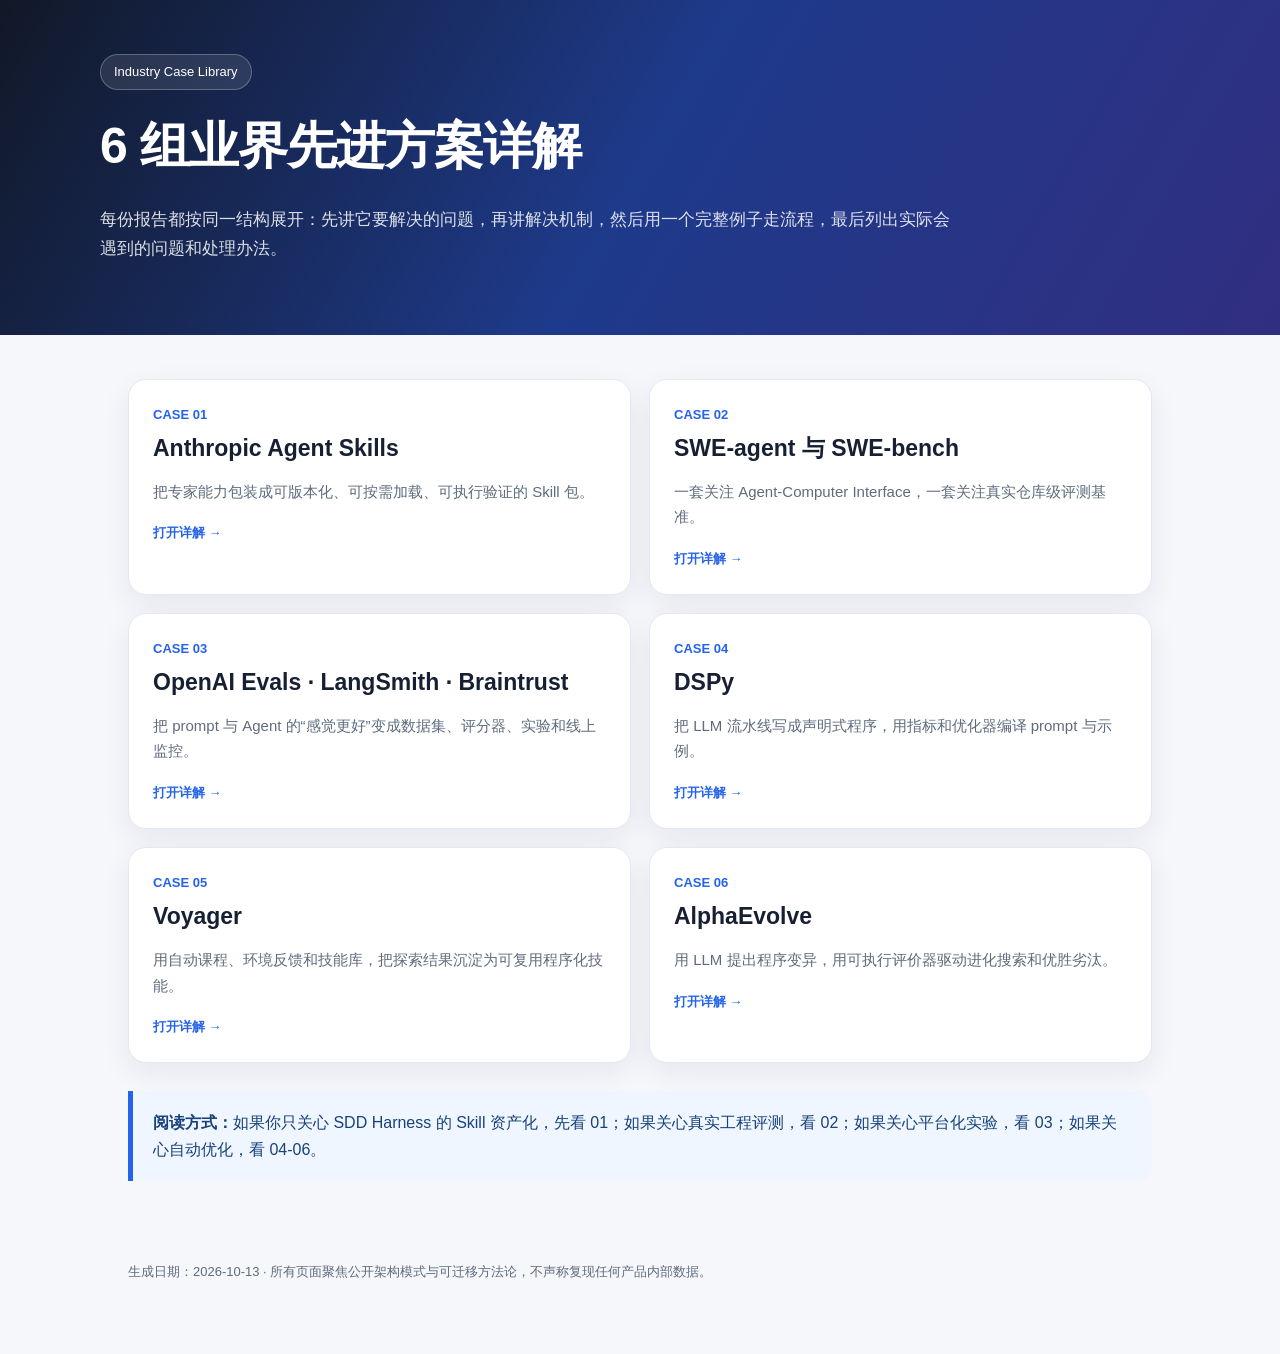
<file: industry/index.html>
<!doctype html>
<html lang="zh-CN">
<head>
  <meta charset="utf-8">
  <meta name="viewport" content="width=device-width, initial-scale=1">
  <title>业界先进案例详解库：SDD Harness 自进化</title>
  <style>
    :root { --ink:#172033; --muted:#5f6b7d; --line:#e4e8f0; --bg:#f5f7fb; --blue:#2563eb; }
    * { box-sizing: border-box; }
    body { margin:0; color:var(--ink); background:var(--bg); font-family:Inter,"PingFang SC","Microsoft YaHei",sans-serif; line-height:1.7; }
    header { color:white; padding:54px 28px; background:linear-gradient(120deg,#111827,#1e3a8a,#312e81); }
    .inner { max-width:1080px; margin:auto; }
    h1 { font-size:clamp(31px,5vw,50px); margin:14px 0 12px; letter-spacing:-1px; }
    p { color:#3a4757; }
    .tag { display:inline-block; border:1px solid rgba(255,255,255,.25); background:rgba(255,255,255,.10); color:white; padding:6px 13px; border-radius:999px; font-size:13px; }
    .lead { color:rgba(255,255,255,.85); font-size:17px; max-width:850px; }
    main { max-width:1080px; margin:auto; padding:44px 28px 80px; }
    .grid { display:grid; grid-template-columns:repeat(2,minmax(0,1fr)); gap:18px; }
    a.card { display:block; text-decoration:none; color:inherit; background:white; border:1px solid var(--line); border-radius:18px; padding:24px; box-shadow:0 10px 30px rgba(23,32,51,.07); transition:.18s ease; }
    a.card:hover { transform:translateY(-3px); box-shadow:0 16px 36px rgba(23,32,51,.12); }
    .num { color:var(--blue); font-weight:800; font-size:13px; }
    h2 { margin:8px 0 8px; font-size:23px; line-height:1.3; }
    .desc { color:var(--muted); font-size:15px; }
    .links { margin-top:18px; font-size:13px; color:#2563eb; font-weight:700; }
    .note { margin-top:28px; border-left:5px solid var(--blue); background:#eff6ff; border-radius:0 14px 14px 0; padding:18px 20px; color:#17427a; }
    footer { max-width:1080px; margin:auto; padding:0 28px 70px; color:var(--muted); font-size:13px; }
    @media(max-width:760px){ .grid{grid-template-columns:1fr;} header,main,footer{padding-left:18px;padding-right:18px;} }
  </style>
</head>
<body>
  <header>
    <div class="inner">
      <div class="tag">Industry Case Library</div>
      <h1>6 组业界先进方案详解</h1>
      <p class="lead">每份报告都按同一结构展开：先讲它要解决的问题，再讲解决机制，然后用一个完整例子走流程，最后列出实际会遇到的问题和处理办法。</p>
    </div>
  </header>
  <main>
    <div class="grid">
      <a class="card" href="anthropic-agent-skills.html">
        <div class="num">CASE 01</div>
        <h2>Anthropic Agent Skills</h2>
        <p class="desc">把专家能力包装成可版本化、可按需加载、可执行验证的 Skill 包。</p>
        <div class="links">打开详解 →</div>
      </a>
      <a class="card" href="swe-agent-and-swe-bench.html">
        <div class="num">CASE 02</div>
        <h2>SWE-agent 与 SWE-bench</h2>
        <p class="desc">一套关注 Agent-Computer Interface，一套关注真实仓库级评测基准。</p>
        <div class="links">打开详解 →</div>
      </a>
      <a class="card" href="eval-platforms-openai-langsmith-braintrust.html">
        <div class="num">CASE 03</div>
        <h2>OpenAI Evals · LangSmith · Braintrust</h2>
        <p class="desc">把 prompt 与 Agent 的“感觉更好”变成数据集、评分器、实验和线上监控。</p>
        <div class="links">打开详解 →</div>
      </a>
      <a class="card" href="dspy.html">
        <div class="num">CASE 04</div>
        <h2>DSPy</h2>
        <p class="desc">把 LLM 流水线写成声明式程序，用指标和优化器编译 prompt 与示例。</p>
        <div class="links">打开详解 →</div>
      </a>
      <a class="card" href="voyager.html">
        <div class="num">CASE 05</div>
        <h2>Voyager</h2>
        <p class="desc">用自动课程、环境反馈和技能库，把探索结果沉淀为可复用程序化技能。</p>
        <div class="links">打开详解 →</div>
      </a>
      <a class="card" href="alphaevolve.html">
        <div class="num">CASE 06</div>
        <h2>AlphaEvolve</h2>
        <p class="desc">用 LLM 提出程序变异，用可执行评价器驱动进化搜索和优胜劣汰。</p>
        <div class="links">打开详解 →</div>
      </a>
    </div>
    <div class="note">
      <strong>阅读方式：</strong>如果你只关心 SDD Harness 的 Skill 资产化，先看 01；如果关心真实工程评测，看 02；如果关心平台化实验，看 03；如果关心自动优化，看 04-06。
    </div>
  </main>
  <footer>生成日期：2026-10-13 · 所有页面聚焦公开架构模式与可迁移方法论，不声称复现任何产品内部数据。</footer>
</body>
</html>
</file>
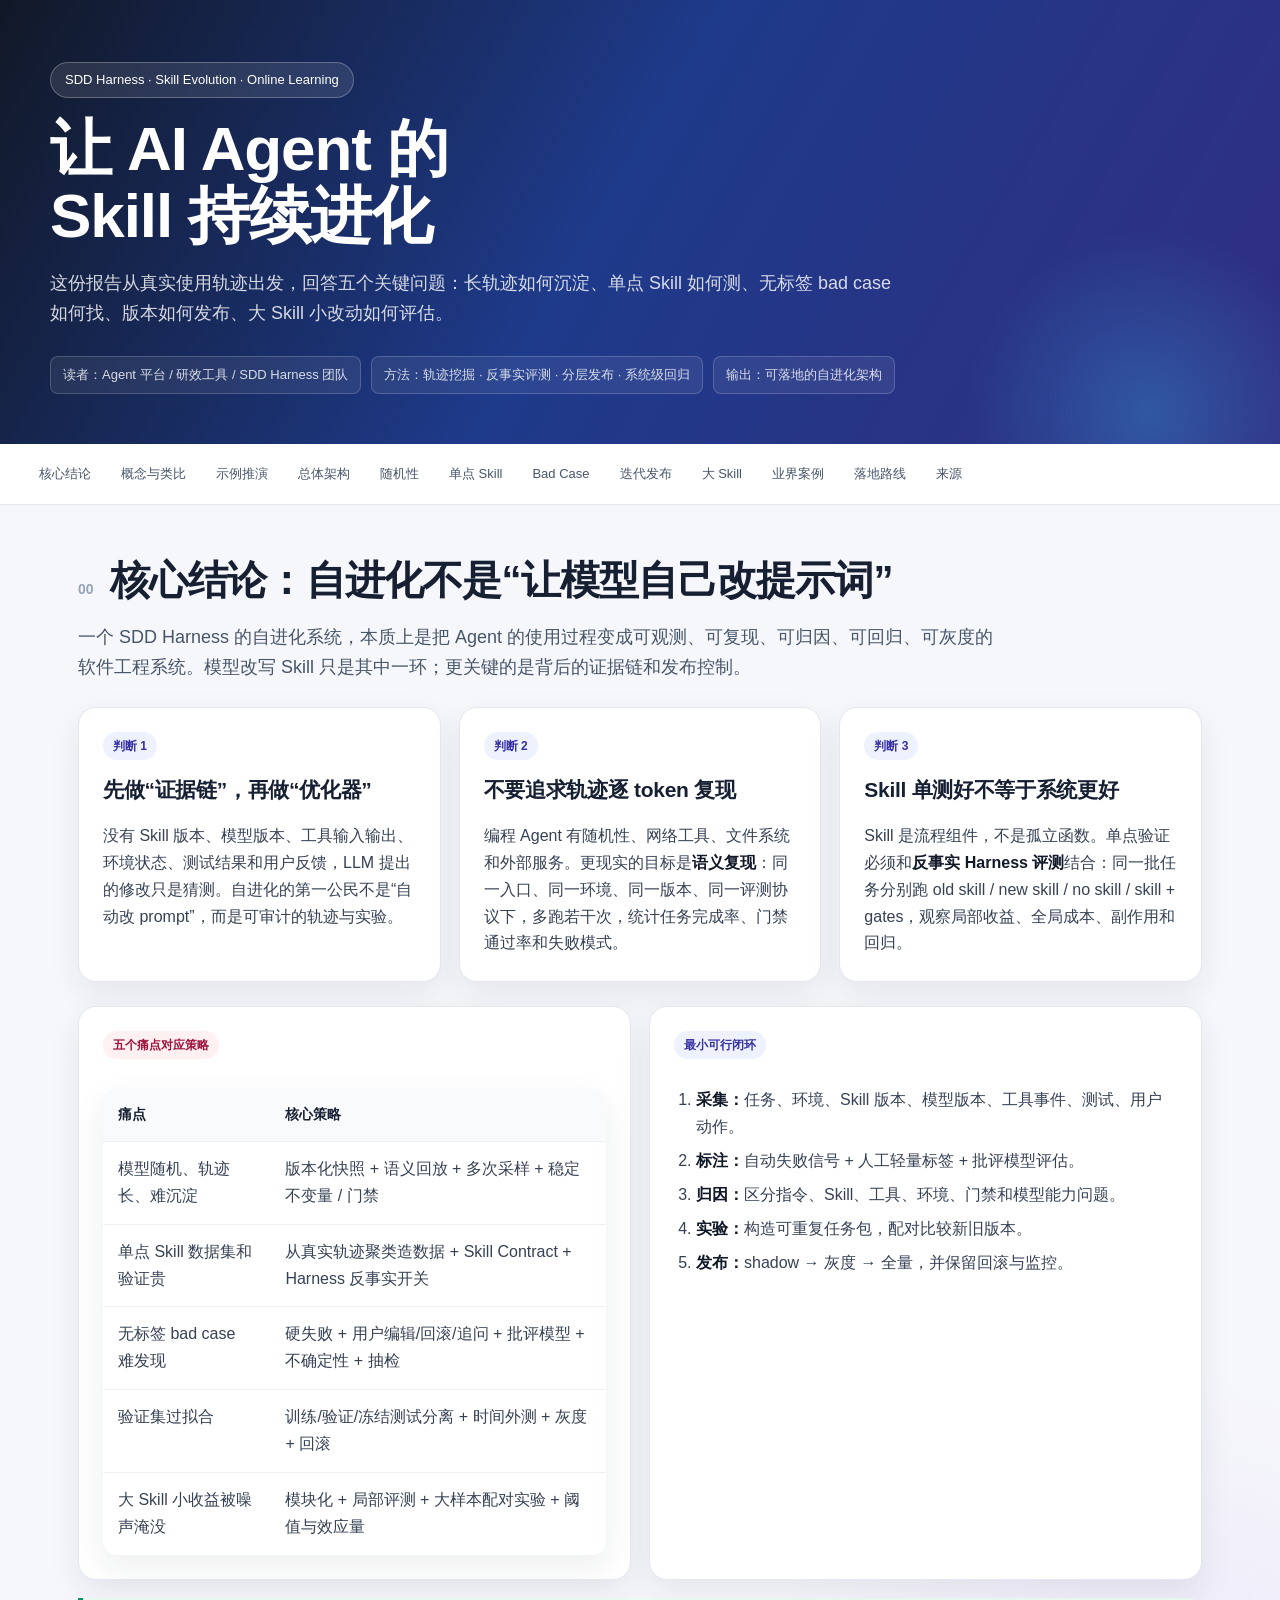
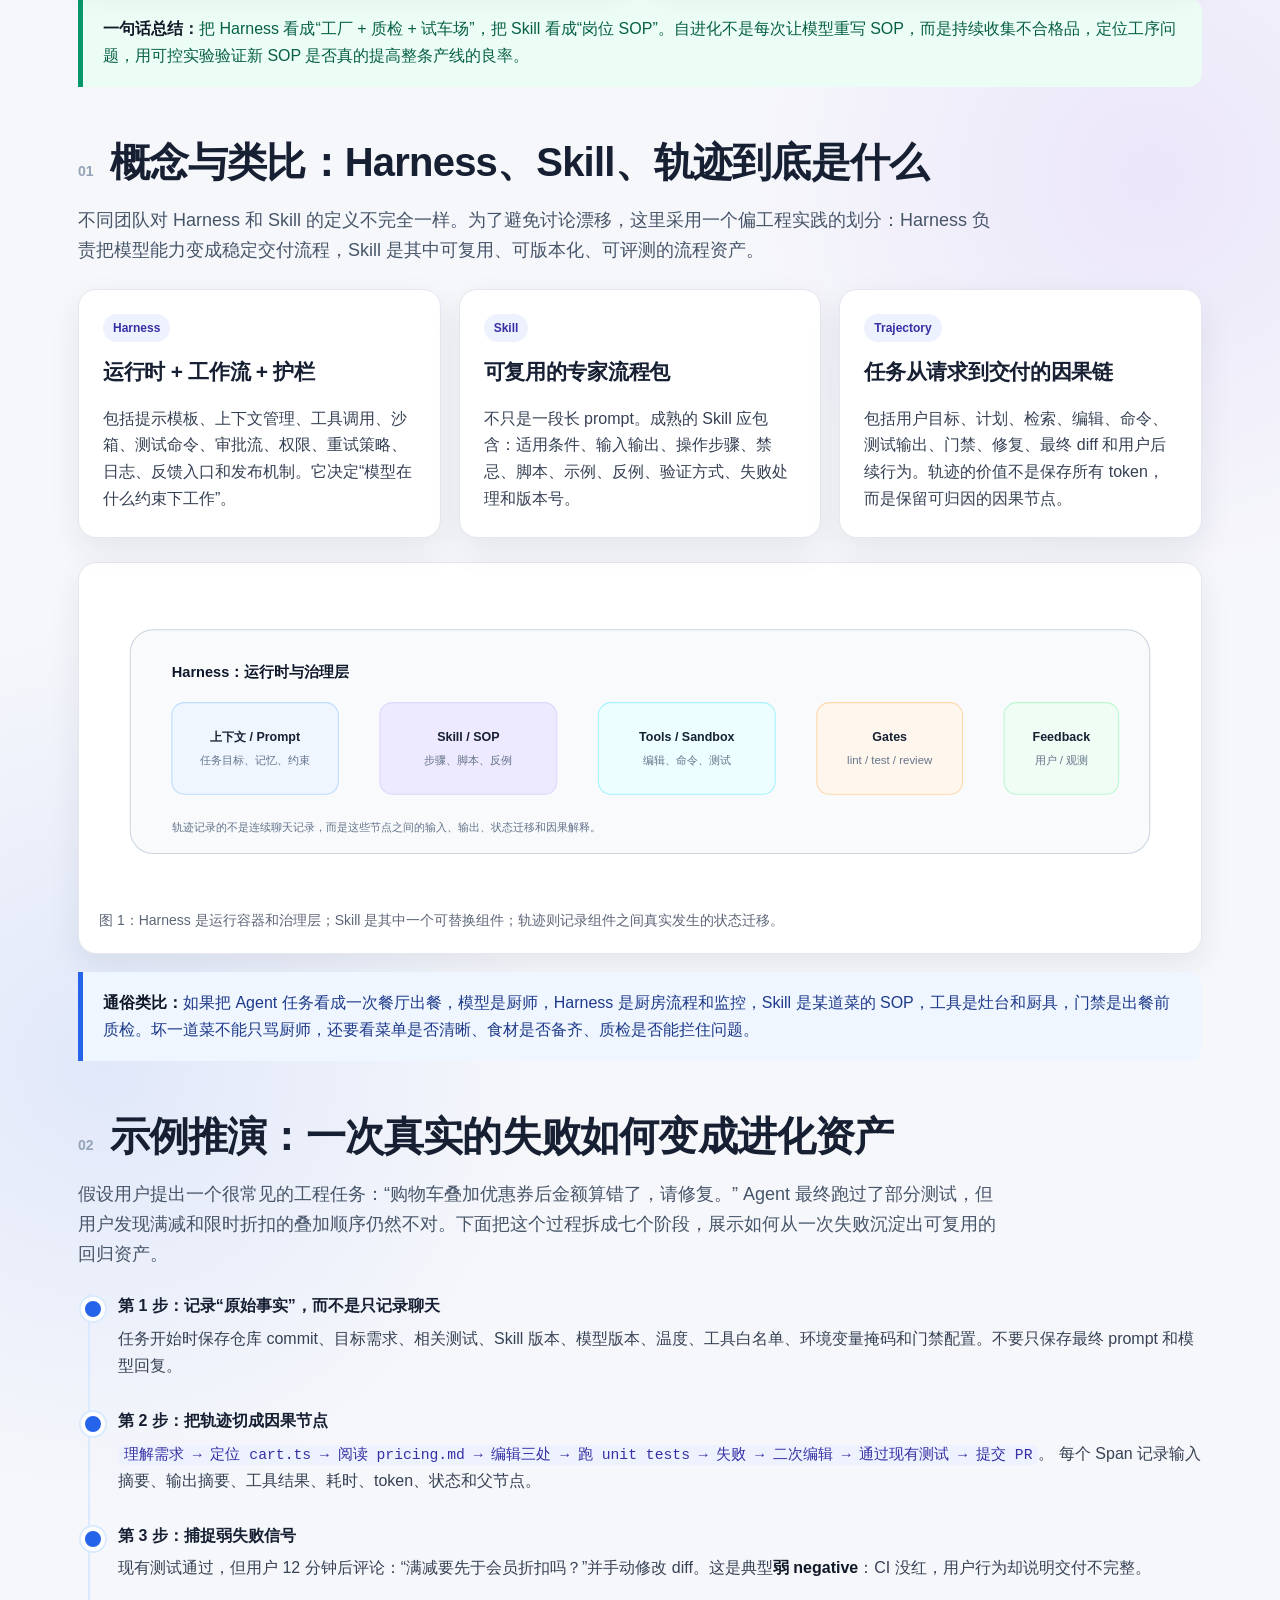
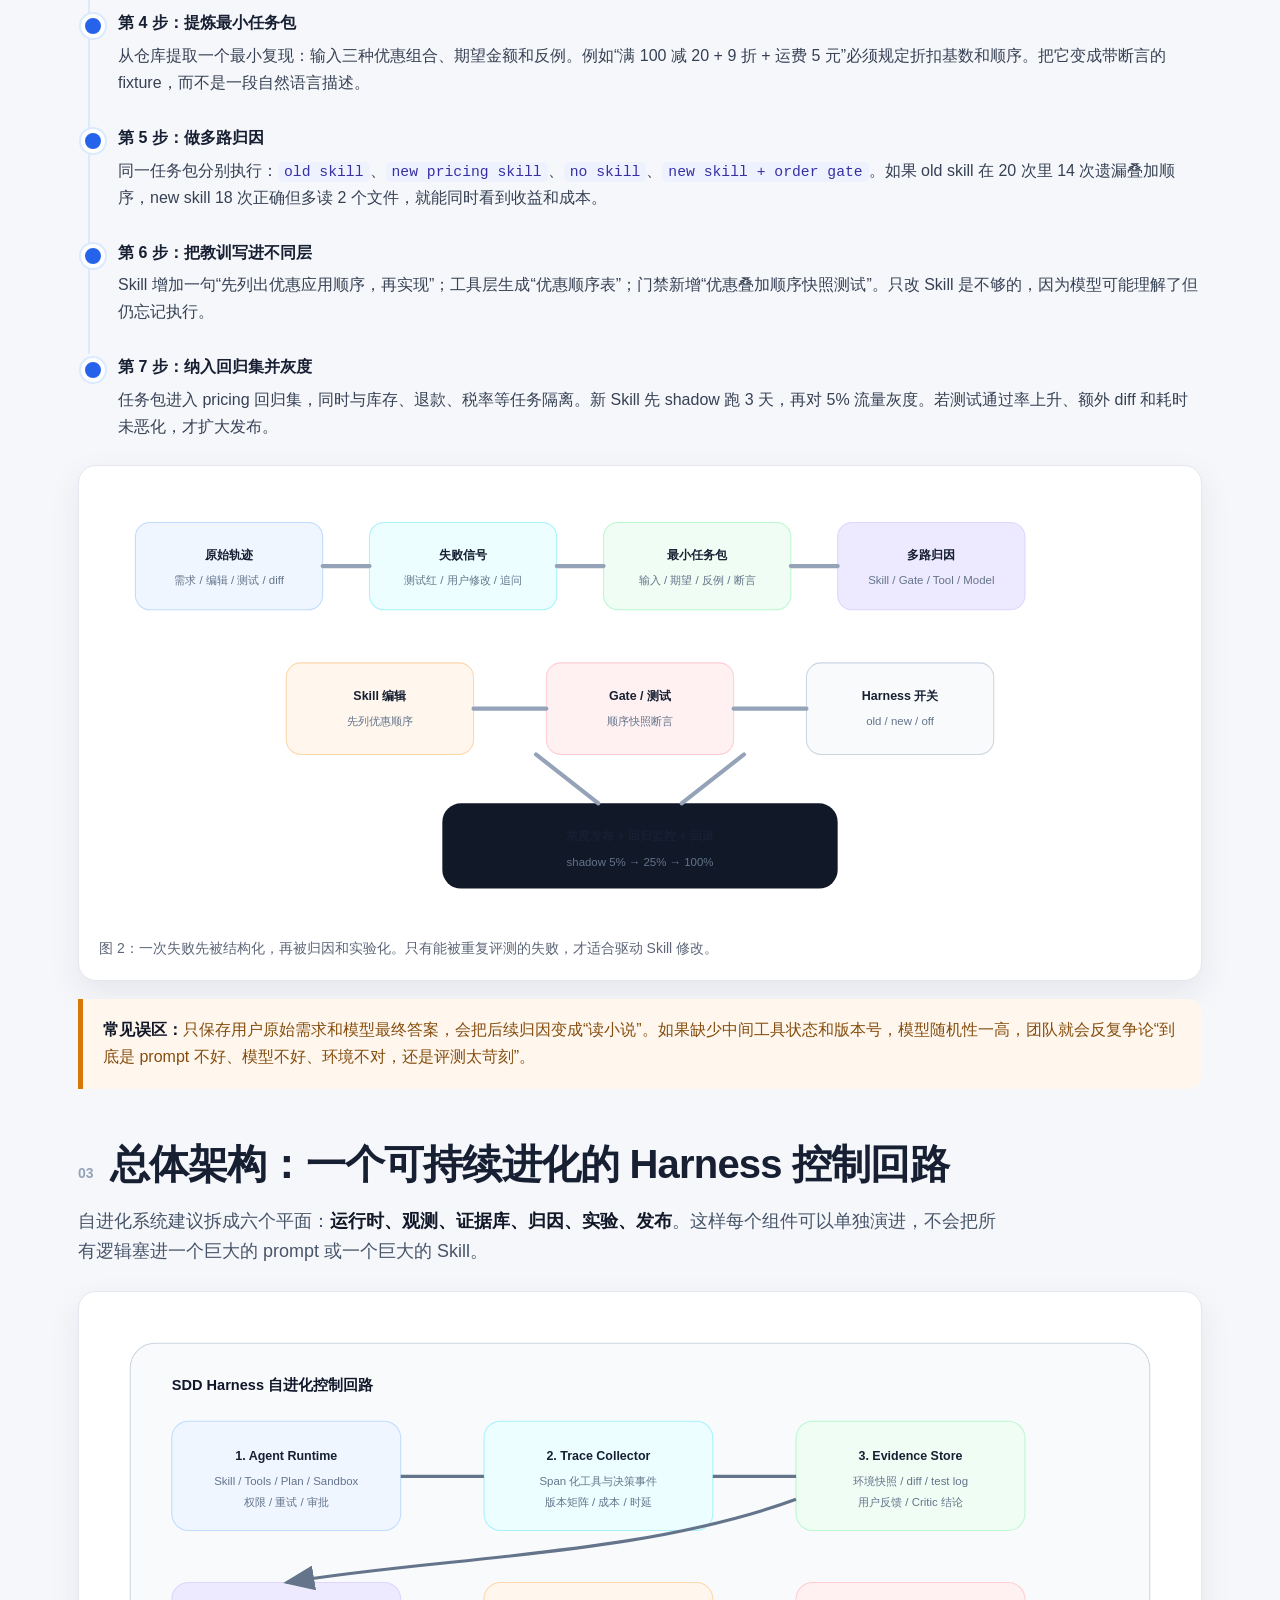
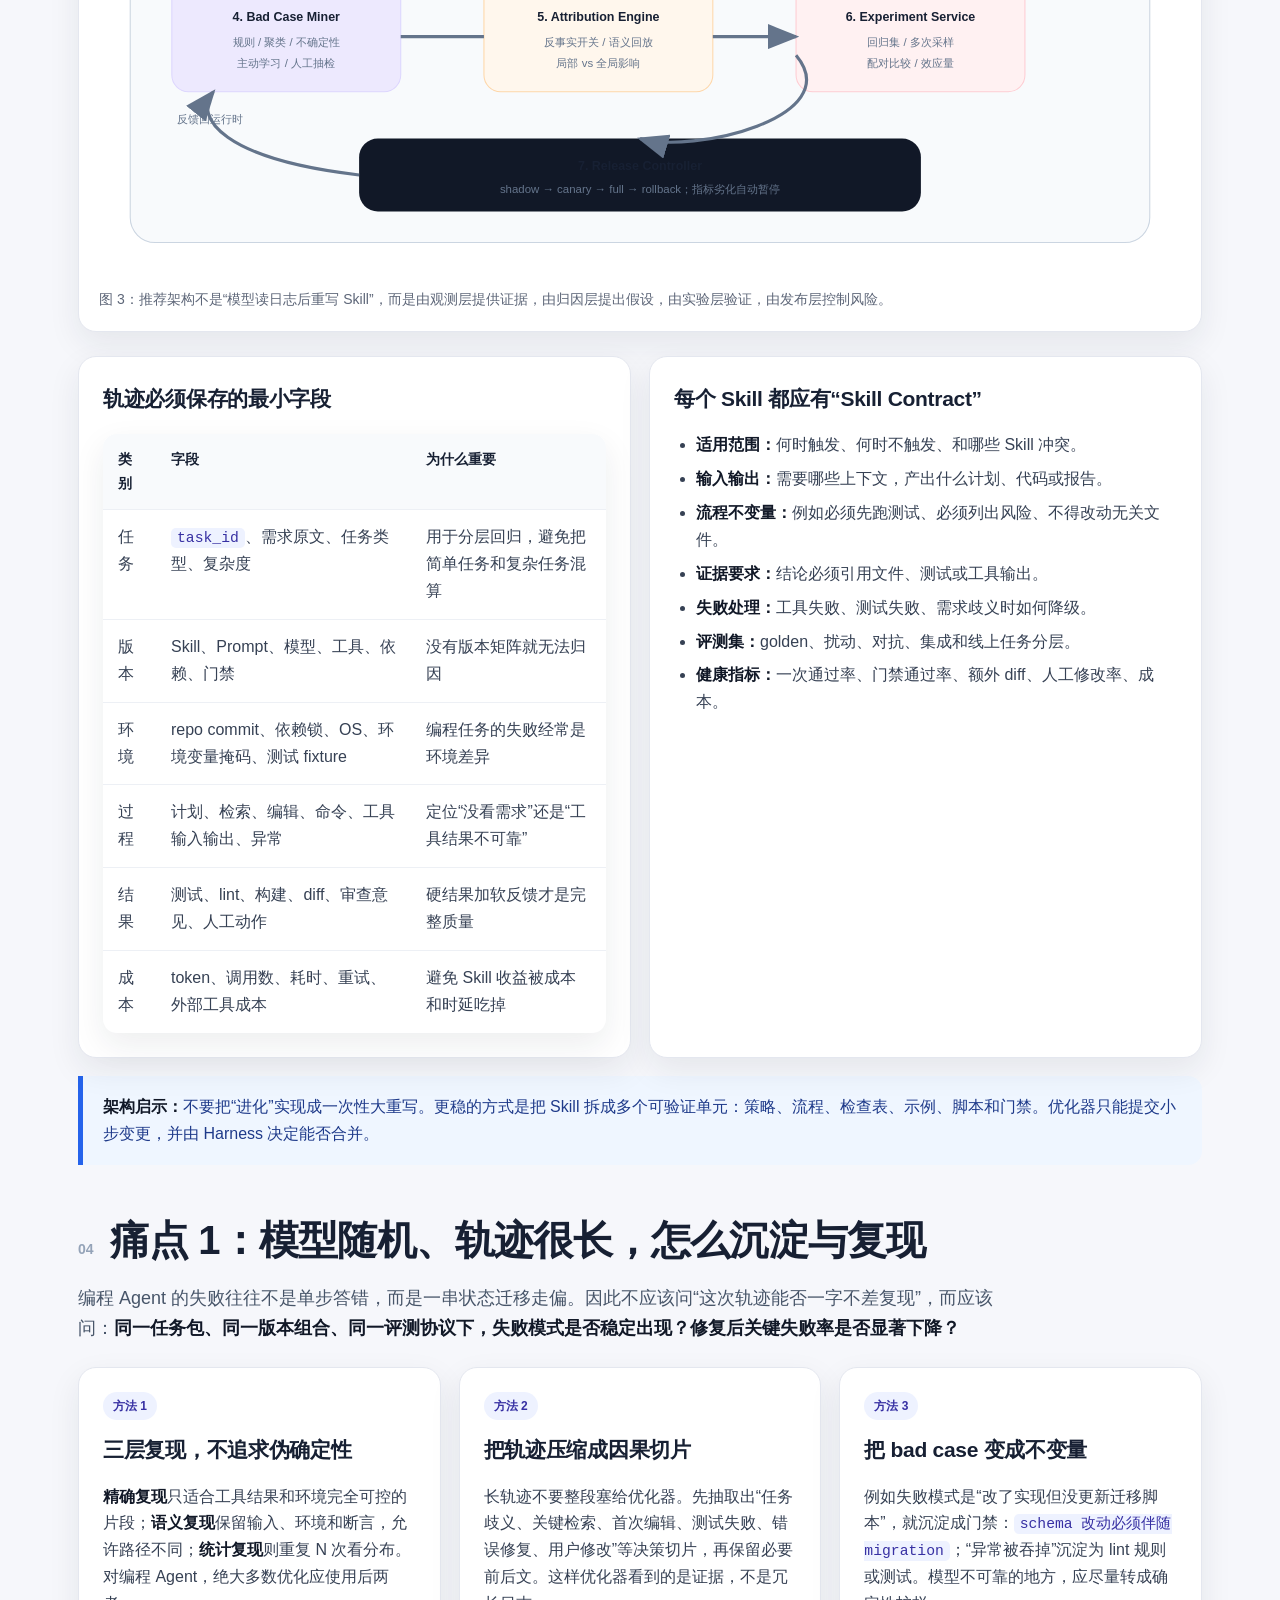
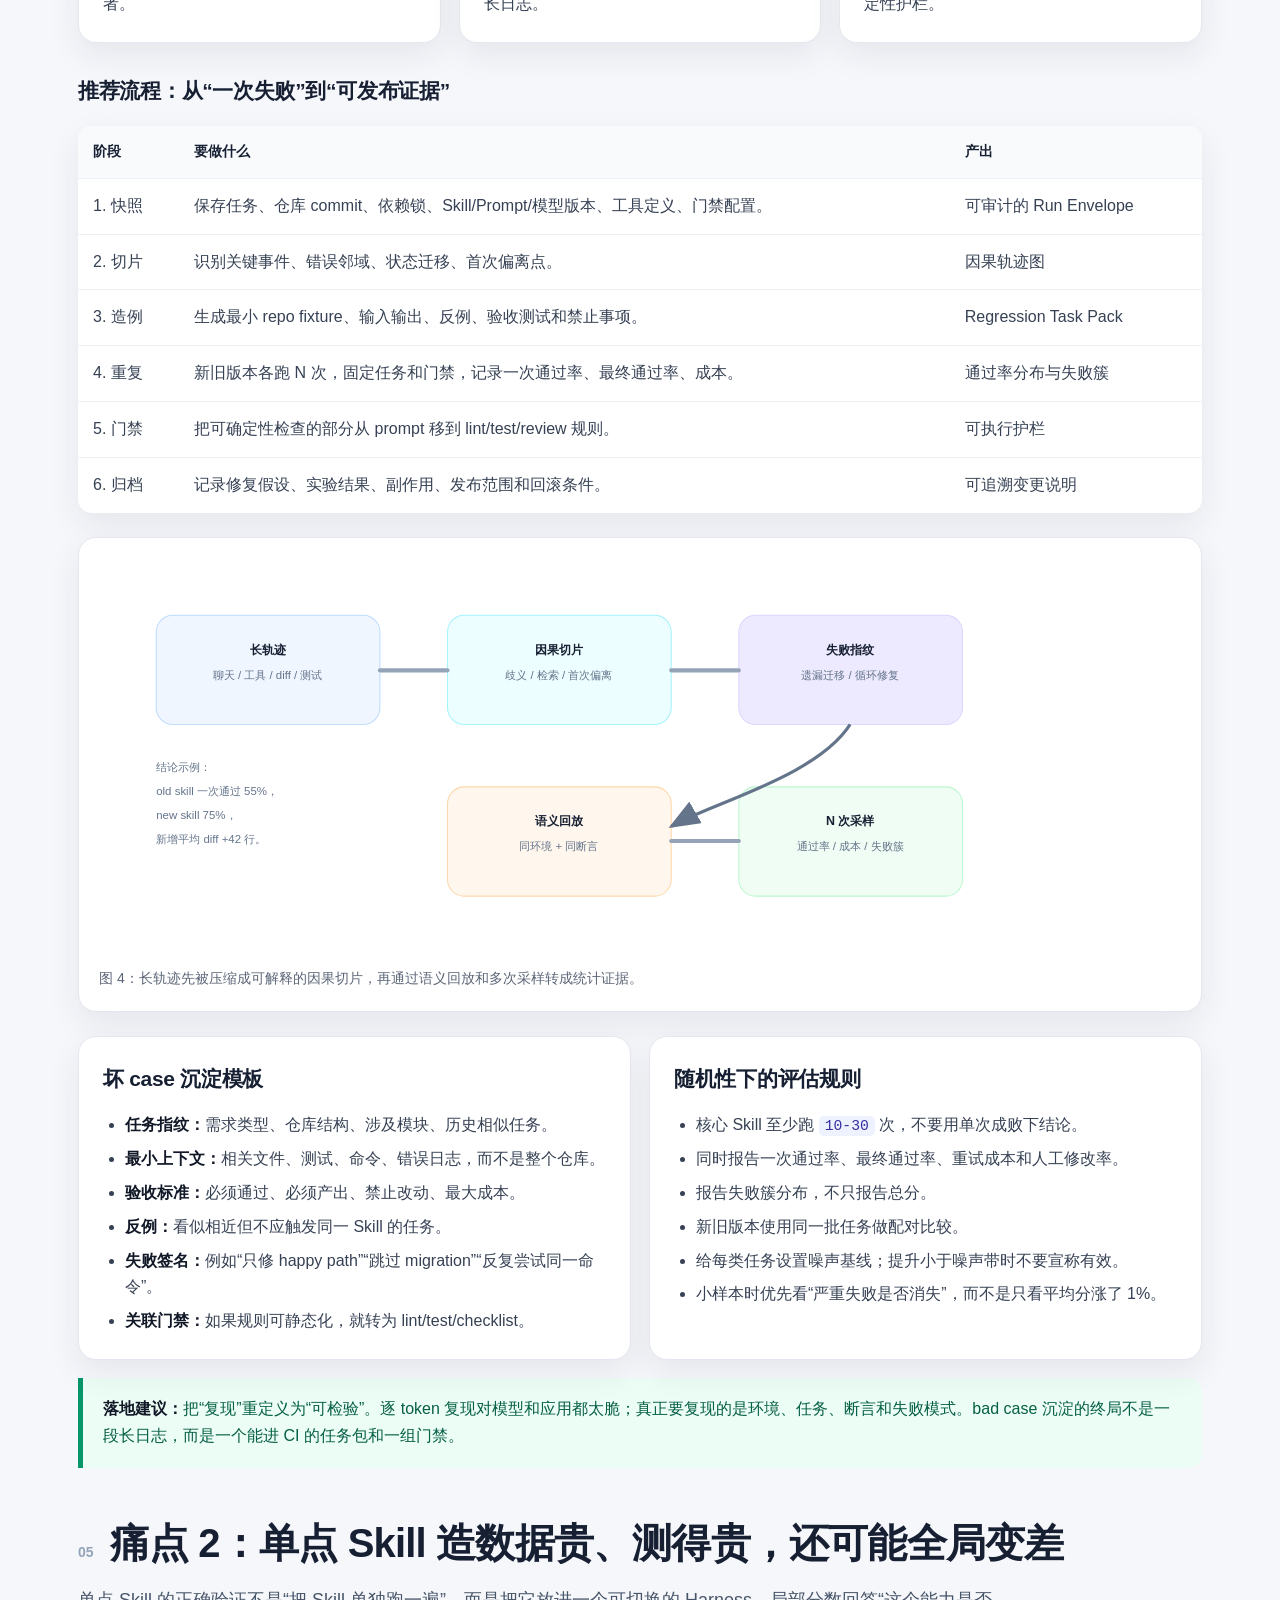
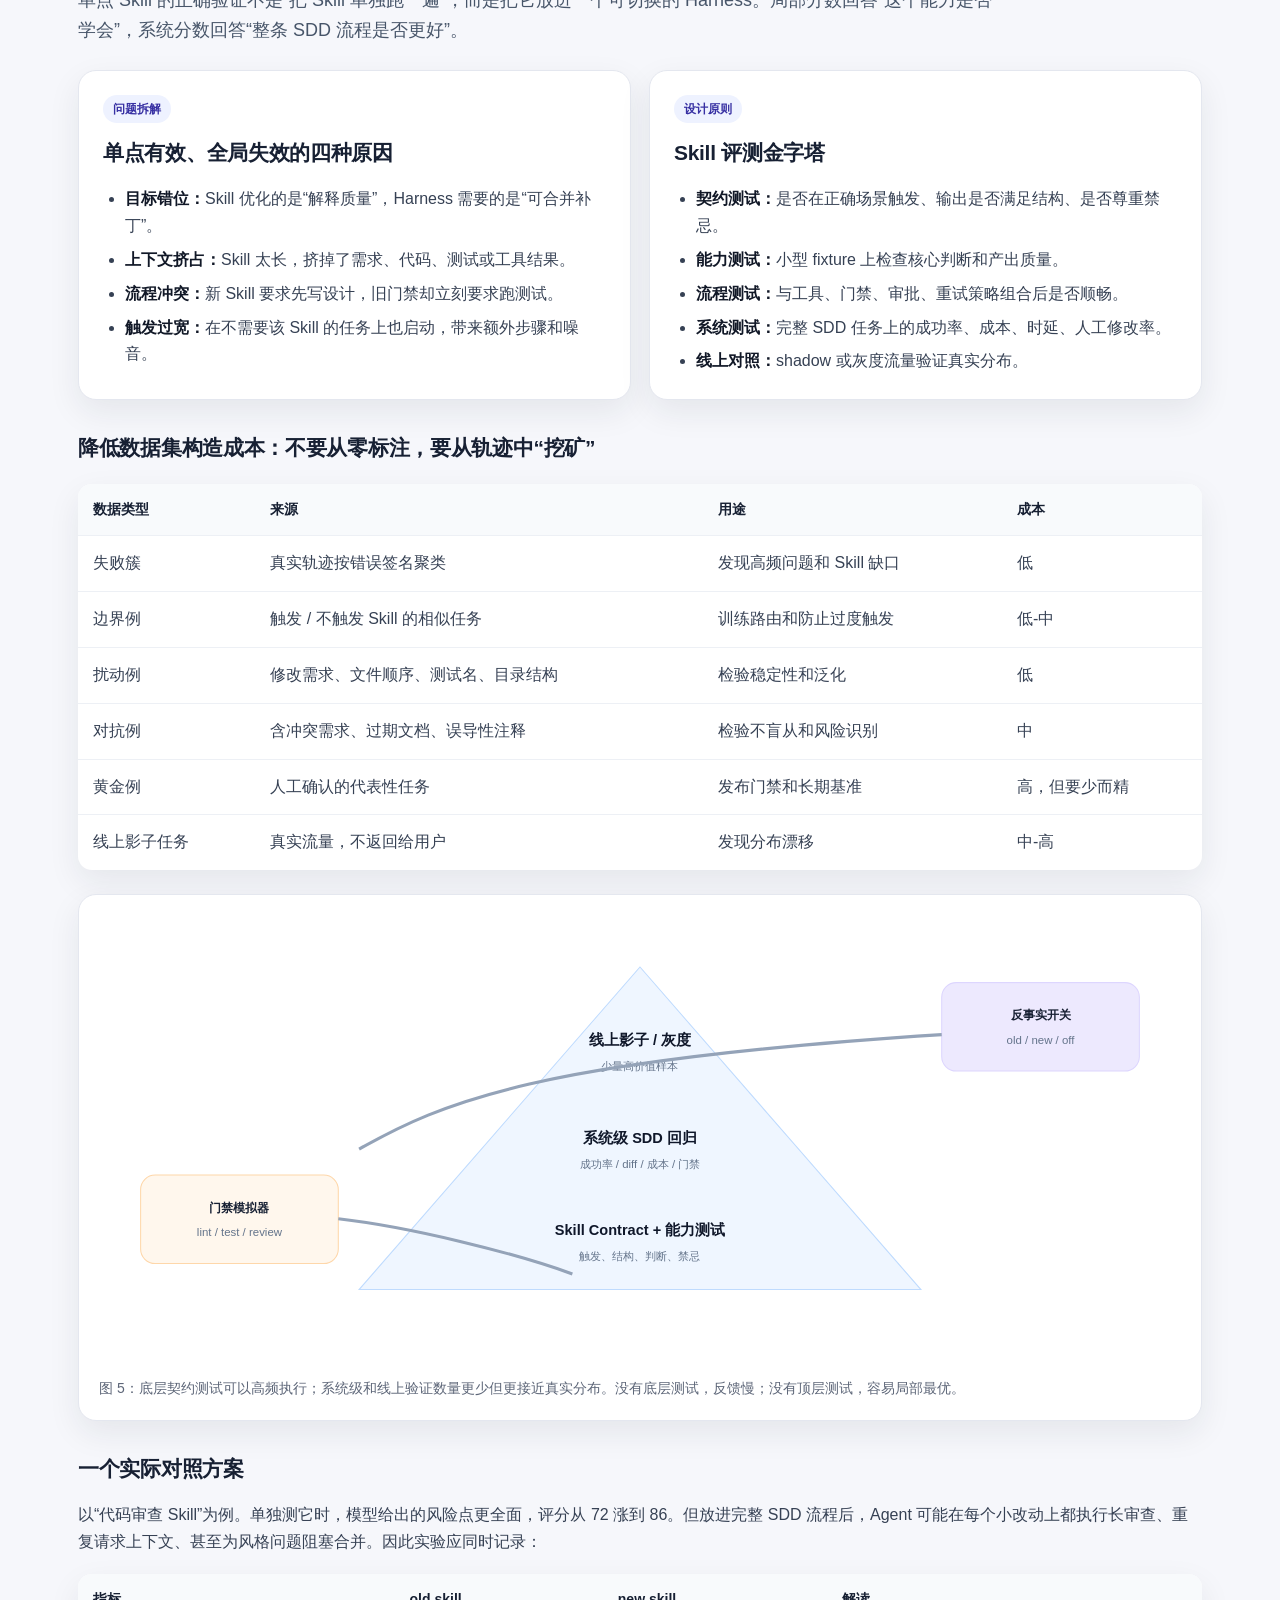
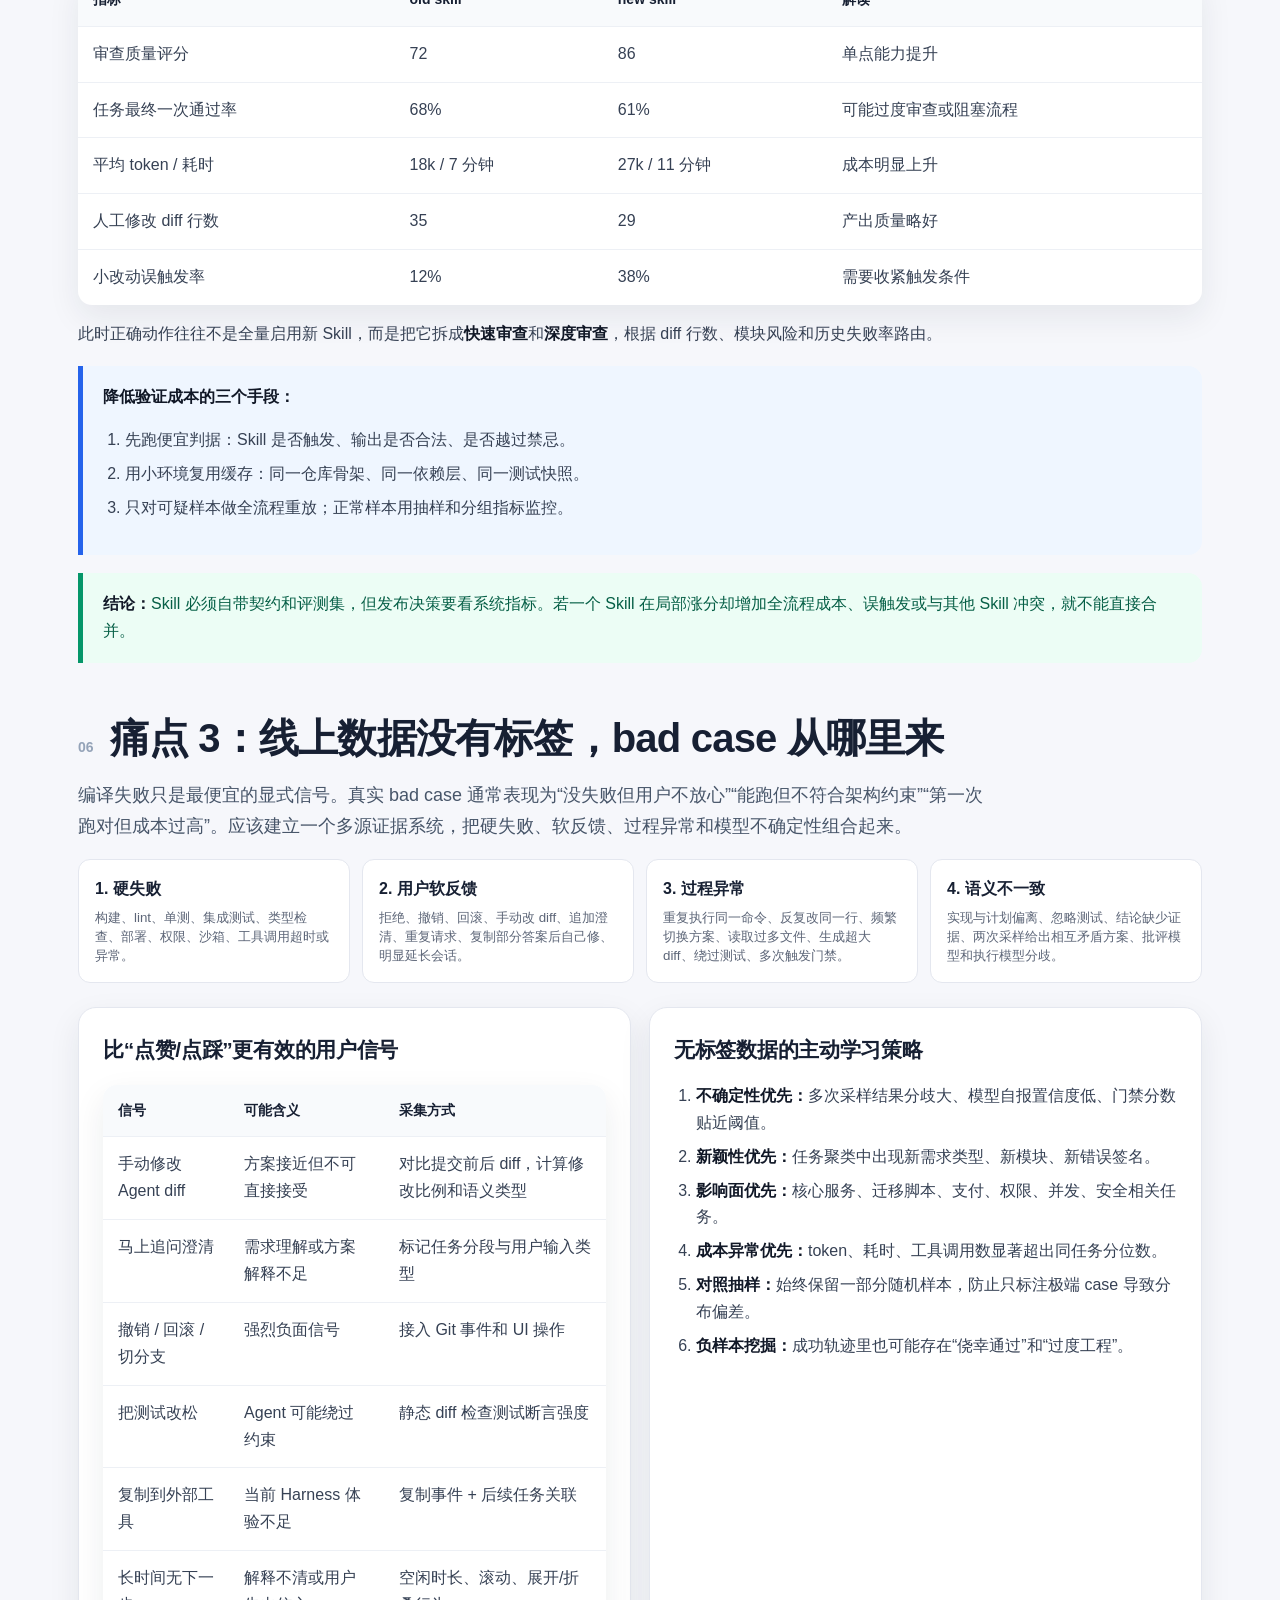
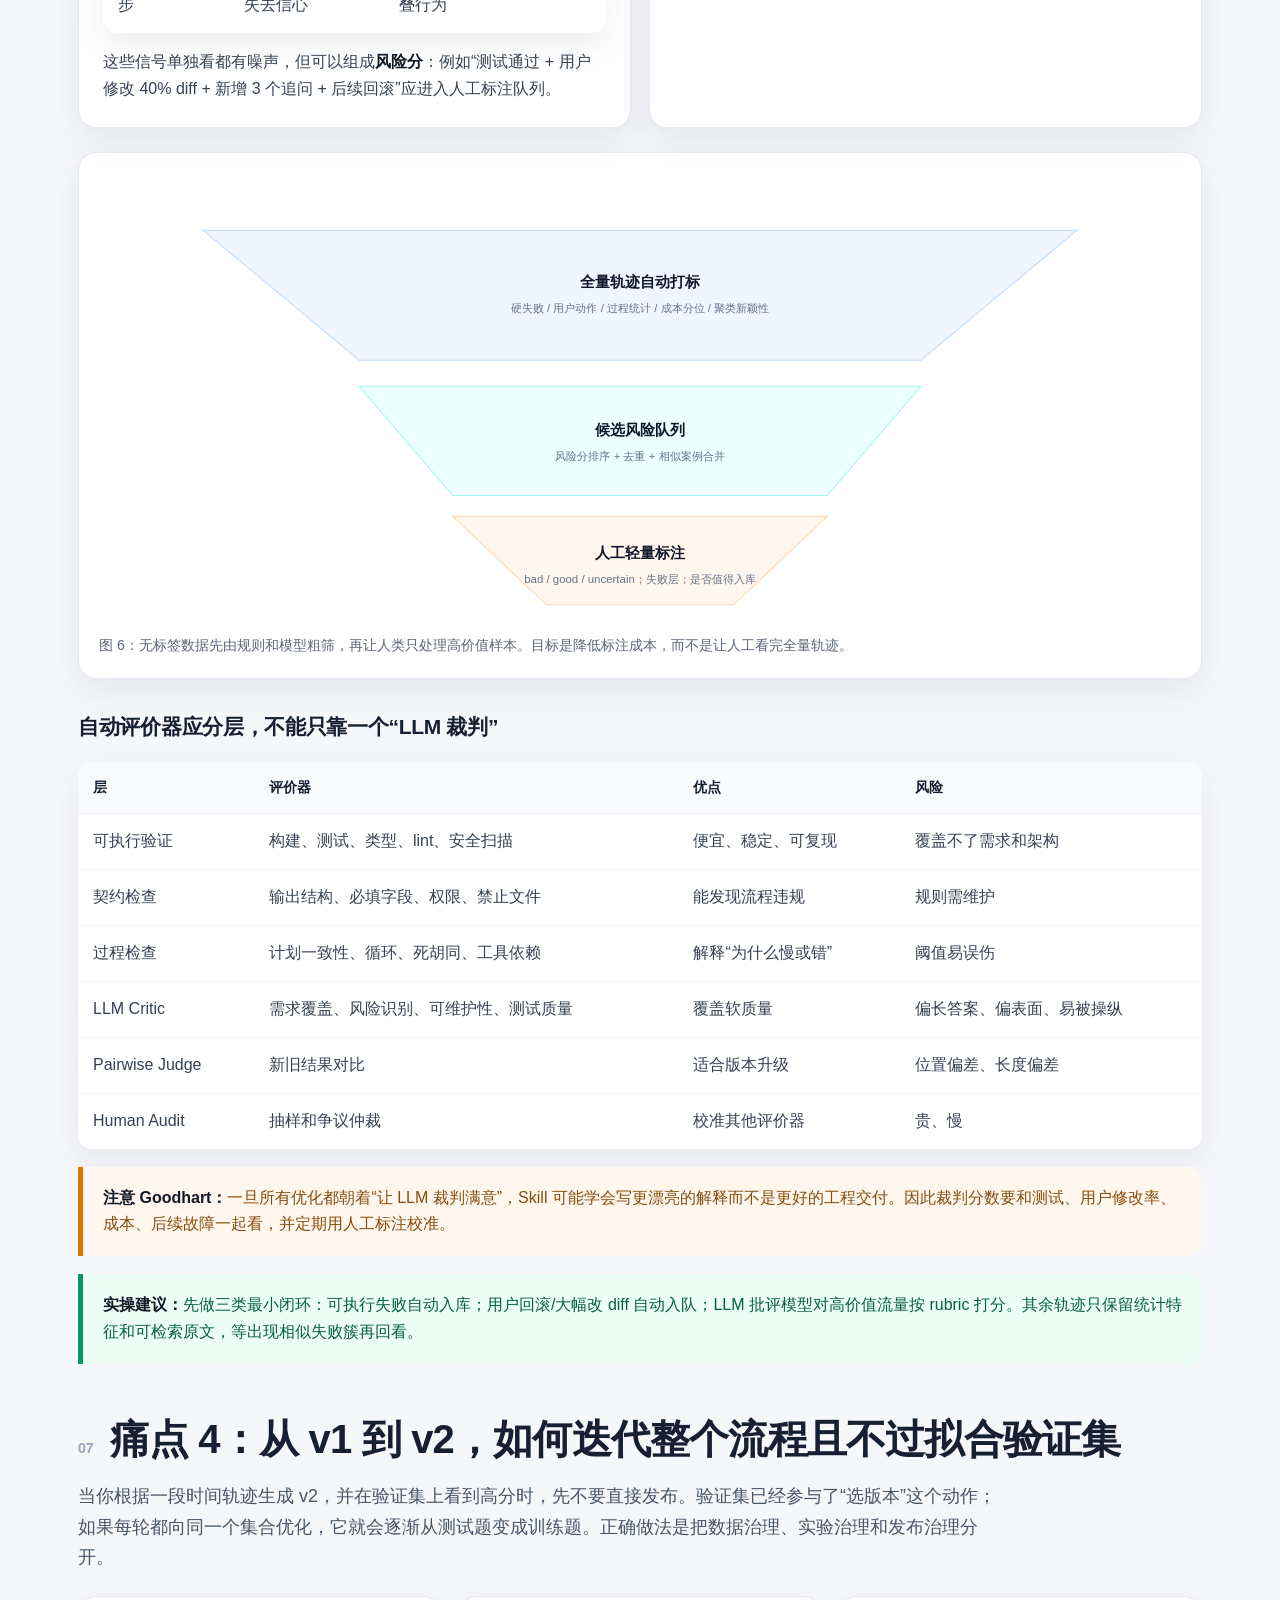
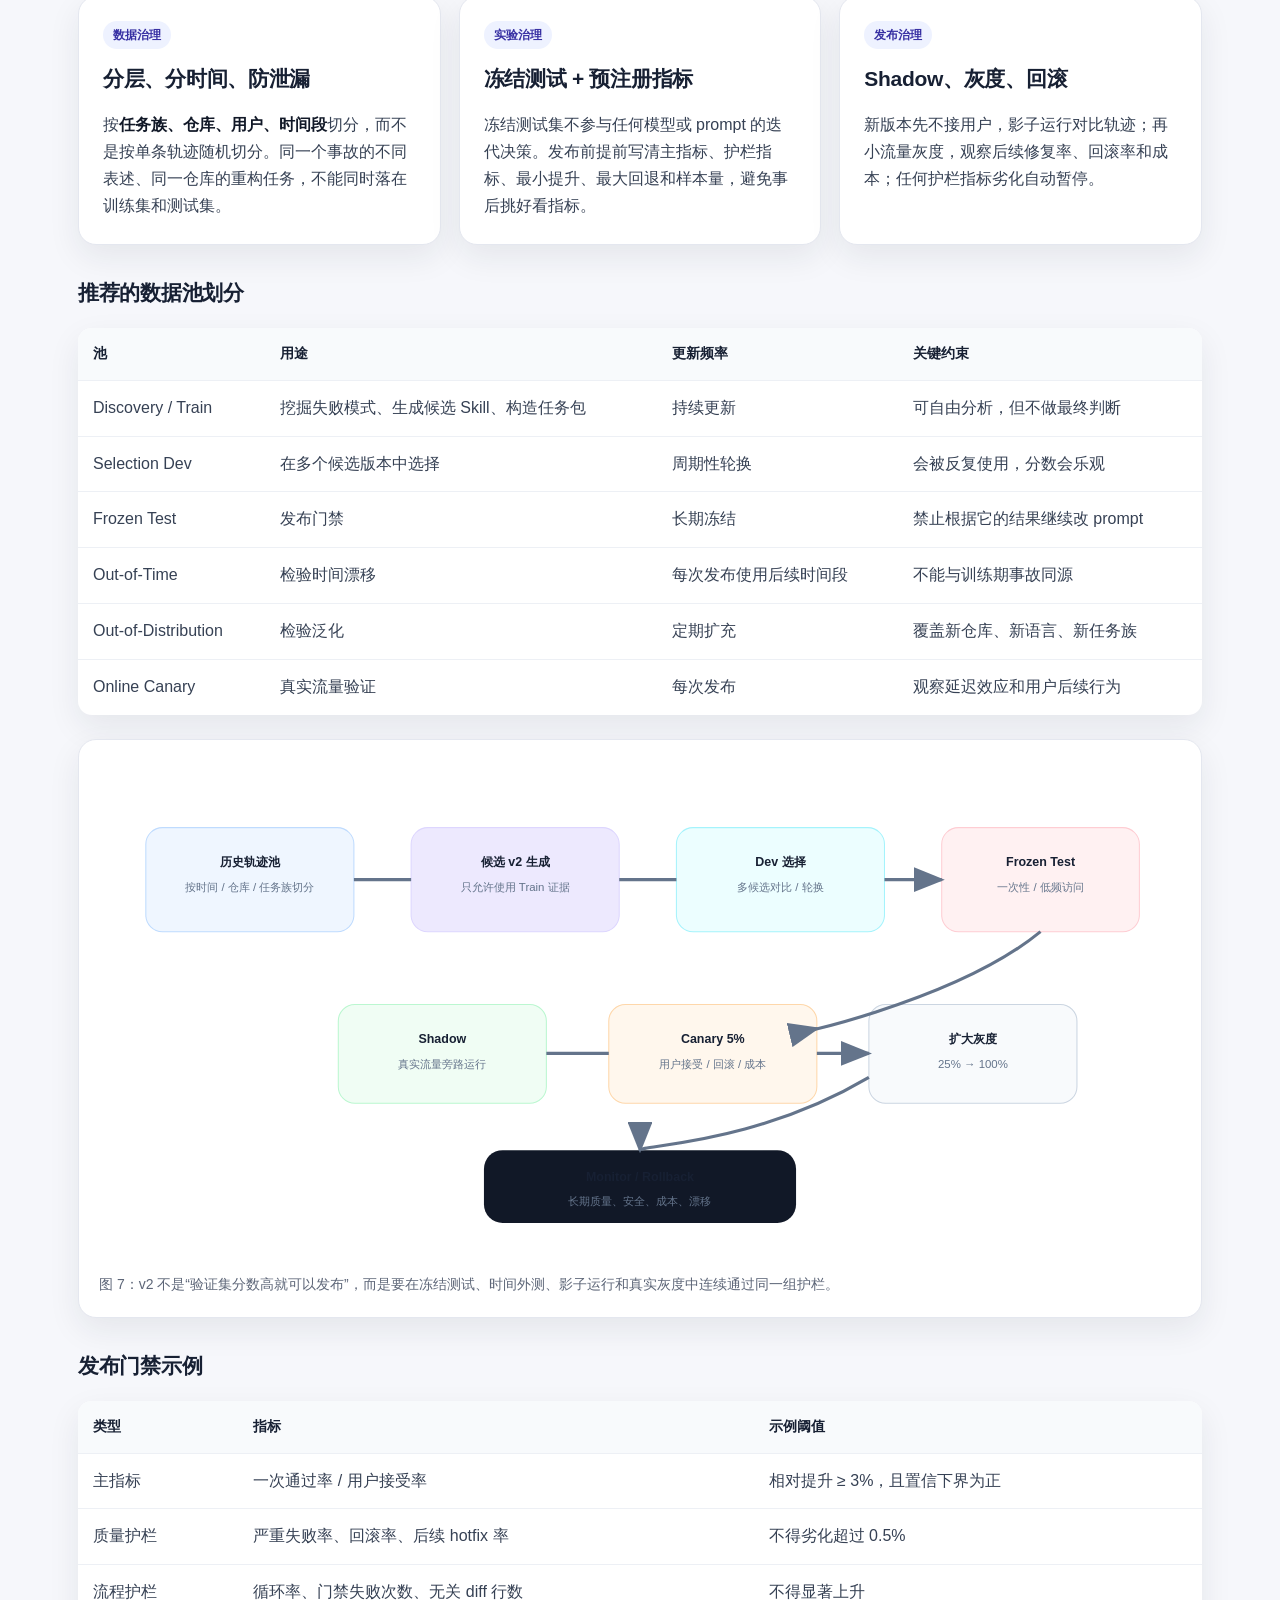
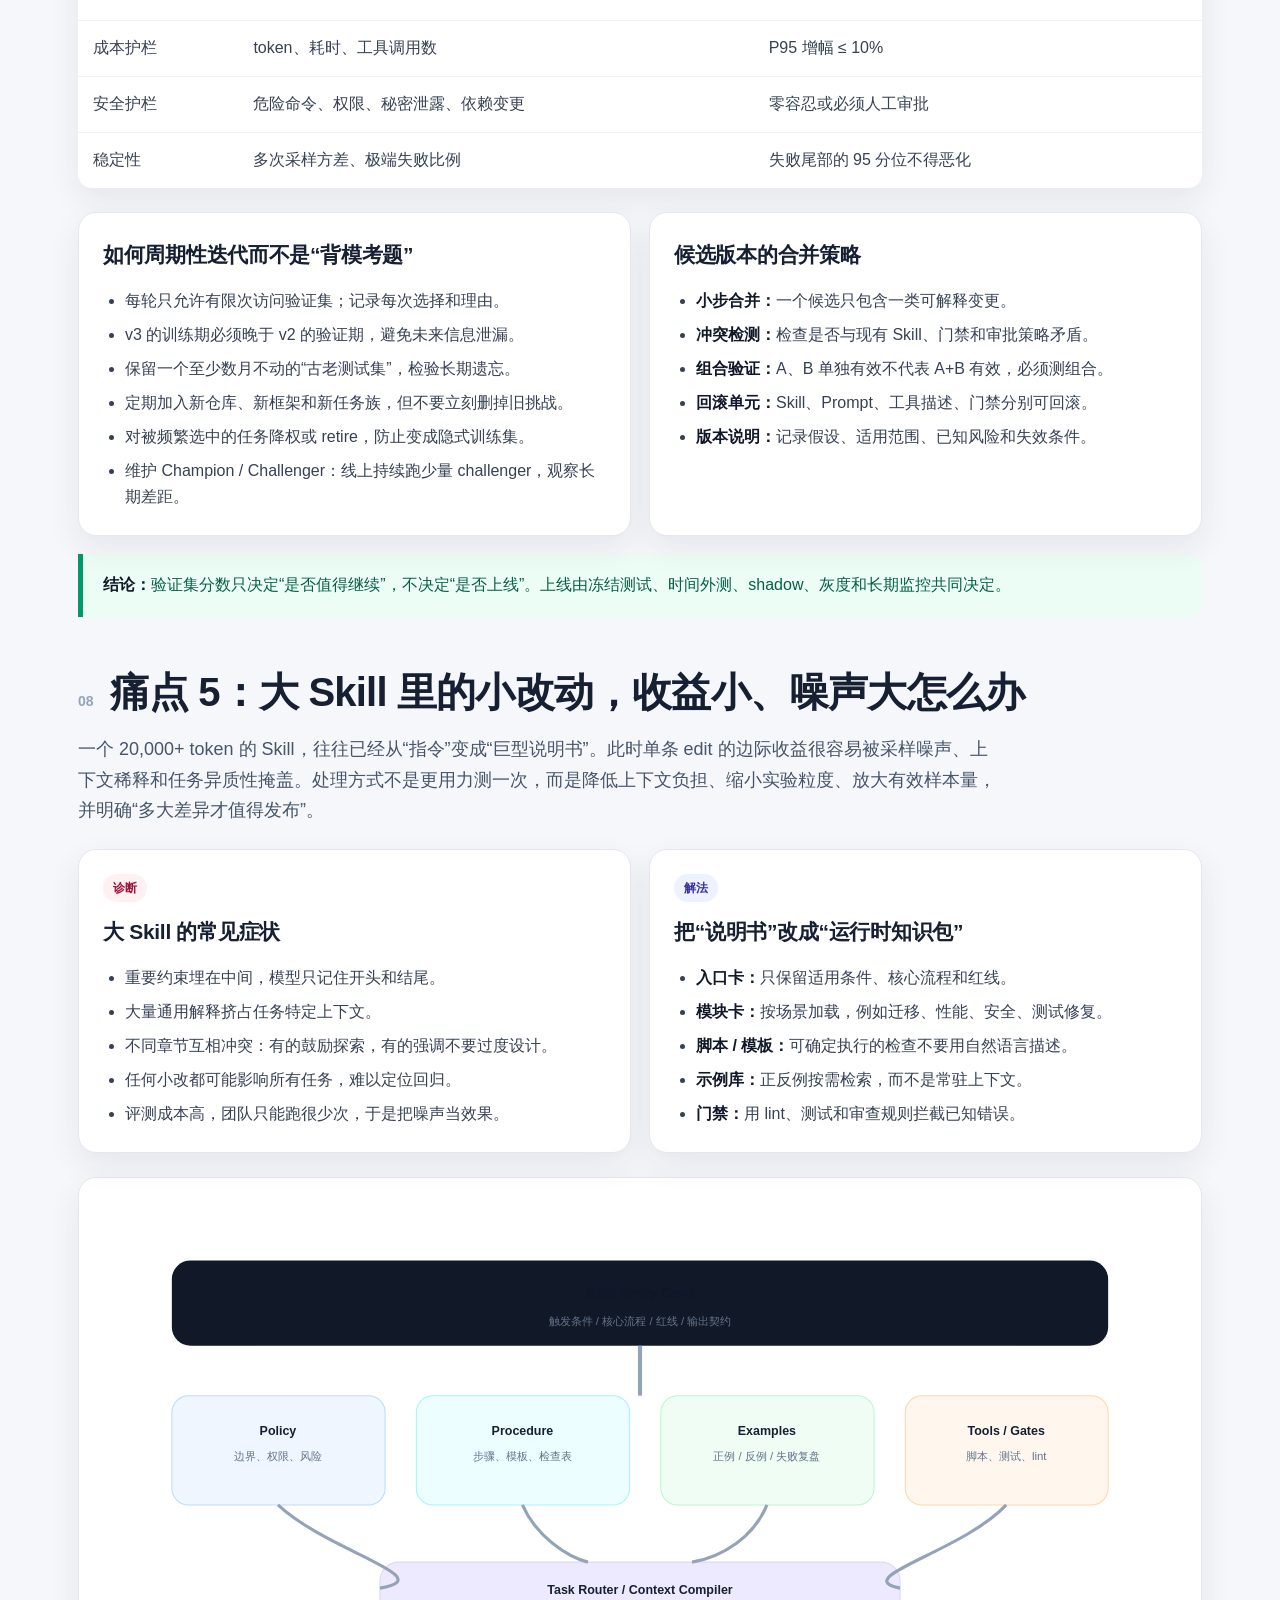
<file: sdd-harness-self-evolution-research.html>
<!doctype html>
<html lang="zh-CN">
<head>
  <meta charset="utf-8">
  <meta name="viewport" content="width=device-width, initial-scale=1">
  <title>SDD Harness 自进化研究：轨迹、归因、评测与发布</title>
  <style>
    :root {
      --bg: #f6f7fb;
      --panel: #ffffff;
      --ink: #172033;
      --muted: #5d6678;
      --line: #e4e7ef;
      --blue: #2563eb;
      --cyan: #0891b2;
      --violet: #7c3aed;
      --amber: #d97706;
      --green: #059669;
      --red: #dc2626;
      --shadow: 0 12px 32px rgba(23, 32, 51, .08);
    }

    * { box-sizing: border-box; }
    html { scroll-behavior: smooth; }
    body {
      margin: 0;
      background:
        radial-gradient(circle at 8% 12%, rgba(37, 99, 235, .10), transparent 28rem),
        radial-gradient(circle at 90% 8%, rgba(124, 58, 237, .09), transparent 26rem),
        var(--bg);
      color: var(--ink);
      font-family: Inter, "SF Pro Text", "PingFang SC", "Hiragino Sans GB", "Microsoft YaHei", sans-serif;
      line-height: 1.68;
    }

    main {
      max-width: 1180px;
      margin: 0 auto;
      padding: 0 28px 80px;
    }

    header {
      position: relative;
      overflow: hidden;
      padding: 62px 28px 50px;
      background: linear-gradient(120deg, #111827 0%, #1e3a8a 47%, #312e81 100%);
      color: #fff;
    }
    header::after {
      content: "";
      position: absolute;
      inset: auto -80px -180px auto;
      width: 420px;
      height: 420px;
      background: radial-gradient(circle, rgba(56, 189, 248, .28), transparent 62%);
    }
    .hero-inner { max-width: 1180px; margin: auto; position: relative; z-index: 1; }
    .eyebrow {
      display: inline-flex;
      align-items: center;
      gap: 8px;
      border: 1px solid rgba(255,255,255,.25);
      background: rgba(255,255,255,.10);
      border-radius: 999px;
      padding: 6px 14px;
      font-size: 13px;
    }
    h1 {
      font-size: clamp(34px, 6vw, 62px);
      line-height: 1.08;
      margin: 18px 0 16px;
      letter-spacing: -1.1px;
    }
    .hero-sub { max-width: 850px; font-size: 18px; color: rgba(255,255,255,.82); }
    .hero-meta {
      display: flex;
      flex-wrap: wrap;
      gap: 10px;
      margin-top: 28px;
      font-size: 13px;
      color: rgba(255,255,255,.82);
    }
    .hero-meta span {
      border: 1px solid rgba(255,255,255,.18);
      background: rgba(255,255,255,.07);
      padding: 7px 12px;
      border-radius: 8px;
    }

    nav {
      position: sticky;
      top: 0;
      z-index: 20;
      background: rgba(255,255,255,.92);
      backdrop-filter: blur(14px);
      border-bottom: 1px solid var(--line);
      padding: 12px 28px;
      display: flex;
      gap: 8px;
      overflow-x: auto;
      white-space: nowrap;
    }
    nav a {
      color: #475569;
      text-decoration: none;
      font-size: 13px;
      padding: 7px 11px;
      border-radius: 7px;
    }
    nav a:hover, nav a.active { color: white; background: var(--ink); }

    section { margin-top: 52px; scroll-margin-top: 78px; }
    .section-head { display: flex; align-items: baseline; gap: 16px; }
    .section-no { color: #94a3b8; font-size: 14px; font-weight: 700; white-space: nowrap; }
    h2 { font-size: clamp(26px, 3.4vw, 40px); line-height: 1.18; margin: 0; letter-spacing: -.8px; }
    h3 { font-size: 21px; margin: 30px 0 12px; letter-spacing: -.3px; }
    h4 { font-size: 16px; margin: 20px 0 8px; }
    p { color: #364154; }
    .lead { font-size: 18px; color: #475569; max-width: 920px; }
    ul, ol { padding-left: 22px; color: #364154; }
    li + li { margin-top: 7px; }
    strong { color: #111827; }
    code {
      background: #eef2ff;
      color: #3730a3;
      padding: 2px 6px;
      border-radius: 5px;
      font-family: ui-monospace, SFMono-Regular, Consolas, monospace;
      font-size: .92em;
    }
    a { color: #175cd3; }

    .grid {
      display: grid;
      grid-template-columns: repeat(12, 1fr);
      gap: 18px;
      margin-top: 24px;
    }
    .card {
      background: var(--panel);
      border: 1px solid var(--line);
      border-radius: 18px;
      padding: 24px;
      box-shadow: var(--shadow);
    }
    .card h3 { margin-top: 0; }
    .card p:last-child { margin-bottom: 0; }
    .card ul, .card ol { margin-bottom: 0; }
    .col-3 { grid-column: span 3; }
    .col-4 { grid-column: span 4; }
    .col-5 { grid-column: span 5; }
    .col-6 { grid-column: span 6; }
    .col-7 { grid-column: span 7; }
    .col-8 { grid-column: span 8; }
    .col-12 { grid-column: span 12; }

    .insight {
      margin-top: 18px;
      border-left: 5px solid var(--blue);
      background: #eff6ff;
      border-radius: 0 14px 14px 0;
      padding: 18px 20px;
      color: #1e3a8a;
    }
    .warn {
      margin-top: 18px;
      border-left: 5px solid var(--amber);
      background: #fff7ed;
      border-radius: 0 14px 14px 0;
      padding: 18px 20px;
      color: #854d0e;
    }
    .takeaway {
      margin-top: 18px;
      border-left: 5px solid var(--green);
      background: #ecfdf5;
      border-radius: 0 14px 14px 0;
      padding: 18px 20px;
      color: #065f46;
    }
    .pill {
      display: inline-block;
      padding: 4px 10px;
      border-radius: 999px;
      background: #eef2ff;
      color: #3730a3;
      font-size: 12px;
      font-weight: 700;
      margin-bottom: 12px;
    }
    .risk { background: #fff1f2; color: #9f1239; }
    .case { background: #ecfeff; color: #155e75; }
    .metric { background: #f0fdf4; color: #166534; }

    table {
      width: 100%;
      border-collapse: collapse;
      margin-top: 18px;
      background: white;
      box-shadow: var(--shadow);
      border-radius: 14px;
      overflow: hidden;
    }
    th, td {
      border-bottom: 1px solid #edf0f5;
      text-align: left;
      padding: 14px 15px;
      vertical-align: top;
      color: #364154;
    }
    th { background: #f8fafc; color: #172033; font-size: 14px; }
    tr:last-child td { border-bottom: 0; }
    td code { white-space: nowrap; }

    figure {
      margin: 24px 0 0;
      background: white;
      border: 1px solid var(--line);
      border-radius: 18px;
      padding: 20px;
      box-shadow: var(--shadow);
    }
    figcaption { margin-top: 14px; font-size: 14px; color: var(--muted); }
    svg { width: 100%; height: auto; display: block; }
    .svg-text { font: 600 12px Inter, "PingFang SC", sans-serif; fill: #172033; }
    .svg-small { font: 11px Inter, "PingFang SC", sans-serif; fill: #64748b; }
    .svg-title { font: 700 14px Inter, "PingFang SC", sans-serif; fill: #0f172a; }

    .timeline { margin-top: 24px; }
    .step {
      position: relative;
      border-left: 2px solid #dbeafe;
      padding: 0 0 28px 28px;
      margin-left: 10px;
    }
    .step:last-child { border-left-color: transparent; padding-bottom: 0; }
    .step::before {
      content: "";
      position: absolute;
      left: -9px;
      top: 4px;
      width: 16px;
      height: 16px;
      border-radius: 50%;
      border: 4px solid white;
      background: var(--blue);
      box-shadow: 0 0 0 2px #dbeafe;
    }
    .step h4 { margin: 0; }
    .step p { margin-top: 6px; margin-bottom: 0; }

    .matrix {
      display: grid;
      grid-template-columns: repeat(4, minmax(0,1fr));
      gap: 12px;
      margin-top: 18px;
    }
    .matrix div {
      background: white;
      border: 1px solid var(--line);
      border-radius: 12px;
      padding: 16px;
      min-height: 116px;
    }
    .matrix b { display: block; margin-bottom: 5px; }
    .matrix small { color: var(--muted); line-height: 1.45; display: block; }

    .source-list {
      display: grid;
      grid-template-columns: repeat(2, minmax(0,1fr));
      gap: 12px;
      margin-top: 18px;
    }
    .source {
      background: white;
      border: 1px solid var(--line);
      border-radius: 12px;
      padding: 16px;
    }
    .source b { display: block; margin-bottom: 4px; }
    .source span { display: block; color: var(--muted); font-size: 14px; }

    footer {
      border-top: 1px solid var(--line);
      padding: 34px 28px 50px;
      color: var(--muted);
      text-align: center;
      font-size: 13px;
    }

    @media (max-width: 900px) {
      main, .hero-inner { padding-left: 18px; padding-right: 18px; }
      .col-3, .col-4, .col-5, .col-6, .col-7, .col-8 { grid-column: span 12; }
      .matrix, .source-list { grid-template-columns: 1fr; }
      header { padding: 48px 18px 40px; }
      nav { padding: 10px 18px; }
    }
  </style>
</head>
<body>
  <header>
    <div class="hero-inner">
      <div class="eyebrow">SDD Harness · Skill Evolution · Online Learning</div>
      <h1>让 AI Agent 的<br>Skill 持续进化</h1>
      <p class="hero-sub">
        这份报告从真实使用轨迹出发，回答五个关键问题：长轨迹如何沉淀、单点 Skill 如何测、无标签 bad case 如何找、版本如何发布、大 Skill 小改动如何评估。
      </p>
      <div class="hero-meta">
        <span>读者：Agent 平台 / 研效工具 / SDD Harness 团队</span>
        <span>方法：轨迹挖掘 · 反事实评测 · 分层发布 · 系统级回归</span>
        <span>输出：可落地的自进化架构</span>
      </div>
    </div>
  </header>

  <nav id="nav">
    <a href="#summary">核心结论</a>
    <a href="#concept">概念与类比</a>
    <a href="#case">示例推演</a>
    <a href="#architecture">总体架构</a>
    <a href="#p1">随机性</a>
    <a href="#p2">单点 Skill</a>
    <a href="#p3">Bad Case</a>
    <a href="#p4">迭代发布</a>
    <a href="#p5">大 Skill</a>
    <a href="#industry">业界案例</a>
    <a href="#roadmap">落地路线</a>
    <a href="#sources">来源</a>
  </nav>

  <main>
    <section id="summary">
      <div class="section-head"><span class="section-no">00</span><h2>核心结论：自进化不是“让模型自己改提示词”</h2></div>
      <p class="lead">
        一个 SDD Harness 的自进化系统，本质上是把 Agent 的使用过程变成可观测、可复现、可归因、可回归、可灰度的软件工程系统。模型改写 Skill 只是其中一环；更关键的是背后的证据链和发布控制。
      </p>
      <div class="grid">
        <article class="card col-4">
          <div class="pill">判断 1</div>
          <h3>先做“证据链”，再做“优化器”</h3>
          <p>
            没有 Skill 版本、模型版本、工具输入输出、环境状态、测试结果和用户反馈，LLM 提出的修改只是猜测。自进化的第一公民不是“自动改 prompt”，而是可审计的轨迹与实验。
          </p>
        </article>
        <article class="card col-4">
          <div class="pill">判断 2</div>
          <h3>不要追求轨迹逐 token 复现</h3>
          <p>
            编程 Agent 有随机性、网络工具、文件系统和外部服务。更现实的目标是<strong>语义复现</strong>：同一入口、同一环境、同一版本、同一评测协议下，多跑若干次，统计任务完成率、门禁通过率和失败模式。
          </p>
        </article>
        <article class="card col-4">
          <div class="pill">判断 3</div>
          <h3>Skill 单测好不等于系统更好</h3>
          <p>
            Skill 是流程组件，不是孤立函数。单点验证必须和<strong>反事实 Harness 评测</strong>结合：同一批任务分别跑 old skill / new skill / no skill / skill + gates，观察局部收益、全局成本、副作用和回归。
          </p>
        </article>
      </div>

      <div class="grid">
        <article class="card col-6">
          <div class="pill risk">五个痛点对应策略</div>
          <table>
            <tr><th>痛点</th><th>核心策略</th></tr>
            <tr><td>模型随机、轨迹长、难沉淀</td><td>版本化快照 + 语义回放 + 多次采样 + 稳定不变量 / 门禁</td></tr>
            <tr><td>单点 Skill 数据集和验证贵</td><td>从真实轨迹聚类造数据 + Skill Contract + Harness 反事实开关</td></tr>
            <tr><td>无标签 bad case 难发现</td><td>硬失败 + 用户编辑/回滚/追问 + 批评模型 + 不确定性 + 抽检</td></tr>
            <tr><td>验证集过拟合</td><td>训练/验证/冻结测试分离 + 时间外测 + 灰度 + 回滚</td></tr>
            <tr><td>大 Skill 小收益被噪声淹没</td><td>模块化 + 局部评测 + 大样本配对实验 + 阈值与效应量</td></tr>
          </table>
        </article>
        <article class="card col-6">
          <div class="pill">最小可行闭环</div>
          <ol>
            <li><strong>采集：</strong>任务、环境、Skill 版本、模型版本、工具事件、测试、用户动作。</li>
            <li><strong>标注：</strong>自动失败信号 + 人工轻量标签 + 批评模型评估。</li>
            <li><strong>归因：</strong>区分指令、Skill、工具、环境、门禁和模型能力问题。</li>
            <li><strong>实验：</strong>构造可重复任务包，配对比较新旧版本。</li>
            <li><strong>发布：</strong>shadow → 灰度 → 全量，并保留回滚与监控。</li>
          </ol>
        </article>
      </div>

      <div class="takeaway">
        <strong>一句话总结：</strong>把 Harness 看成“工厂 + 质检 + 试车场”，把 Skill 看成“岗位 SOP”。自进化不是每次让模型重写 SOP，而是持续收集不合格品，定位工序问题，用可控实验验证新 SOP 是否真的提高整条产线的良率。
      </div>
    </section>

    <section id="concept">
      <div class="section-head"><span class="section-no">01</span><h2>概念与类比：Harness、Skill、轨迹到底是什么</h2></div>
      <p class="lead">
        不同团队对 Harness 和 Skill 的定义不完全一样。为了避免讨论漂移，这里采用一个偏工程实践的划分：Harness 负责把模型能力变成稳定交付流程，Skill 是其中可复用、可版本化、可评测的流程资产。
      </p>

      <div class="grid">
        <article class="card col-4">
          <div class="pill">Harness</div>
          <h3>运行时 + 工作流 + 护栏</h3>
          <p>
            包括提示模板、上下文管理、工具调用、沙箱、测试命令、审批流、权限、重试策略、日志、反馈入口和发布机制。它决定“模型在什么约束下工作”。
          </p>
        </article>
        <article class="card col-4">
          <div class="pill">Skill</div>
          <h3>可复用的专家流程包</h3>
          <p>
            不只是一段长 prompt。成熟的 Skill 应包含：适用条件、输入输出、操作步骤、禁忌、脚本、示例、反例、验证方式、失败处理和版本号。
          </p>
        </article>
        <article class="card col-4">
          <div class="pill">Trajectory</div>
          <h3>任务从请求到交付的因果链</h3>
          <p>
            包括用户目标、计划、检索、编辑、命令、测试输出、门禁、修复、最终 diff 和用户后续行为。轨迹的价值不是保存所有 token，而是保留可归因的因果节点。
          </p>
        </article>
      </div>

      <figure>
        <svg viewBox="0 0 1040 300" role="img" aria-label="Harness、Skill 与轨迹关系图">
          <defs>
            <linearGradient id="g1" x1="0" y1="0" x2="1" y2="1">
              <stop offset="0%" stop-color="#60a5fa"/><stop offset="100%" stop-color="#7c3aed"/>
            </linearGradient>
          </defs>
          <rect x="30" y="45" width="980" height="215" rx="22" fill="#f8fafc" stroke="#cbd5e1"/>
          <text x="70" y="90" class="svg-title">Harness：运行时与治理层</text>
          <rect x="70" y="115" width="160" height="88" rx="12" fill="#eff6ff" stroke="#bfdbfe"/>
          <text x="150" y="152" text-anchor="middle" class="svg-text">上下文 / Prompt</text>
          <text x="150" y="174" text-anchor="middle" class="svg-small">任务目标、记忆、约束</text>

          <rect x="270" y="115" width="170" height="88" rx="12" fill="#ede9fe" stroke="#ddd6fe"/>
          <text x="355" y="152" text-anchor="middle" class="svg-text">Skill / SOP</text>
          <text x="355" y="174" text-anchor="middle" class="svg-small">步骤、脚本、反例</text>

          <rect x="480" y="115" width="170" height="88" rx="12" fill="#ecfeff" stroke="#a5f3fc"/>
          <text x="565" y="152" text-anchor="middle" class="svg-text">Tools / Sandbox</text>
          <text x="565" y="174" text-anchor="middle" class="svg-small">编辑、命令、测试</text>

          <rect x="690" y="115" width="140" height="88" rx="12" fill="#fff7ed" stroke="#fed7aa"/>
          <text x="760" y="152" text-anchor="middle" class="svg-text">Gates</text>
          <text x="760" y="174" text-anchor="middle" class="svg-small">lint / test / review</text>

          <rect x="870" y="115" width="110" height="88" rx="12" fill="#f0fdf4" stroke="#bbf7d0"/>
          <text x="925" y="152" text-anchor="middle" class="svg-text">Feedback</text>
          <text x="925" y="174" text-anchor="middle" class="svg-small">用户 / 观测</text>

          <path d="M230 159H270M440 159H480M650 159H690M830 159H870" stroke="url(#g1)" stroke-width="4" stroke-linecap="round"/>
          <text x="70" y="238" class="svg-small">轨迹记录的不是连续聊天记录，而是这些节点之间的输入、输出、状态迁移和因果解释。</text>
        </svg>
        <figcaption>图 1：Harness 是运行容器和治理层；Skill 是其中一个可替换组件；轨迹则记录组件之间真实发生的状态迁移。</figcaption>
      </figure>

      <div class="insight">
        <strong>通俗类比：</strong>如果把 Agent 任务看成一次餐厅出餐，模型是厨师，Harness 是厨房流程和监控，Skill 是某道菜的 SOP，工具是灶台和厨具，门禁是出餐前质检。坏一道菜不能只骂厨师，还要看菜单是否清晰、食材是否备齐、质检是否能拦住问题。
      </div>
    </section>

    <section id="case">
      <div class="section-head"><span class="section-no">02</span><h2>示例推演：一次真实的失败如何变成进化资产</h2></div>
      <p class="lead">
        假设用户提出一个很常见的工程任务：“购物车叠加优惠券后金额算错了，请修复。” Agent 最终跑过了部分测试，但用户发现满减和限时折扣的叠加顺序仍然不对。下面把这个过程拆成七个阶段，展示如何从一次失败沉淀出可复用的回归资产。
      </p>

      <div class="timeline">
        <div class="step">
          <h4>第 1 步：记录“原始事实”，而不是只记录聊天</h4>
          <p>
            任务开始时保存仓库 commit、目标需求、相关测试、Skill 版本、模型版本、温度、工具白名单、环境变量掩码和门禁配置。不要只保存最终 prompt 和模型回复。
          </p>
        </div>
        <div class="step">
          <h4>第 2 步：把轨迹切成因果节点</h4>
          <p>
            <code>理解需求 → 定位 cart.ts → 阅读 pricing.md → 编辑三处 → 跑 unit tests → 失败 → 二次编辑 → 通过现有测试 → 提交 PR</code>。
            每个 Span 记录输入摘要、输出摘要、工具结果、耗时、token、状态和父节点。
          </p>
        </div>
        <div class="step">
          <h4>第 3 步：捕捉弱失败信号</h4>
          <p>
            现有测试通过，但用户 12 分钟后评论：“满减要先于会员折扣吗？”并手动修改 diff。这是典型<strong>弱 negative</strong>：CI 没红，用户行为却说明交付不完整。
          </p>
        </div>
        <div class="step">
          <h4>第 4 步：提炼最小任务包</h4>
          <p>
            从仓库提取一个最小复现：输入三种优惠组合、期望金额和反例。例如“满 100 减 20 + 9 折 + 运费 5 元”必须规定折扣基数和顺序。把它变成带断言的 fixture，而不是一段自然语言描述。
          </p>
        </div>
        <div class="step">
          <h4>第 5 步：做多路归因</h4>
          <p>
            同一任务包分别执行：<code>old skill</code>、<code>new pricing skill</code>、<code>no skill</code>、<code>new skill + order gate</code>。如果 old skill 在 20 次里 14 次遗漏叠加顺序，new skill 18 次正确但多读 2 个文件，就能同时看到收益和成本。
          </p>
        </div>
        <div class="step">
          <h4>第 6 步：把教训写进不同层</h4>
          <p>
            Skill 增加一句“先列出优惠应用顺序，再实现”；工具层生成“优惠顺序表”；门禁新增“优惠叠加顺序快照测试”。只改 Skill 是不够的，因为模型可能理解了但仍忘记执行。
          </p>
        </div>
        <div class="step">
          <h4>第 7 步：纳入回归集并灰度</h4>
          <p>
            任务包进入 pricing 回归集，同时与库存、退款、税率等任务隔离。新 Skill 先 shadow 跑 3 天，再对 5% 流量灰度。若测试通过率上升、额外 diff 和耗时未恶化，才扩大发布。
          </p>
        </div>
      </div>

      <figure>
        <svg viewBox="0 0 1040 420" role="img" aria-label="从失败轨迹到 Skill 优化的流程">
          <rect x="35" y="35" width="180" height="84" rx="14" fill="#eff6ff" stroke="#bfdbfe"/>
          <text x="125" y="70" text-anchor="middle" class="svg-text">原始轨迹</text>
          <text x="125" y="94" text-anchor="middle" class="svg-small">需求 / 编辑 / 测试 / diff</text>

          <rect x="260" y="35" width="180" height="84" rx="14" fill="#ecfeff" stroke="#a5f3fc"/>
          <text x="350" y="70" text-anchor="middle" class="svg-text">失败信号</text>
          <text x="350" y="94" text-anchor="middle" class="svg-small">测试红 / 用户修改 / 追问</text>

          <rect x="485" y="35" width="180" height="84" rx="14" fill="#f0fdf4" stroke="#bbf7d0"/>
          <text x="575" y="70" text-anchor="middle" class="svg-text">最小任务包</text>
          <text x="575" y="94" text-anchor="middle" class="svg-small">输入 / 期望 / 反例 / 断言</text>

          <rect x="710" y="35" width="180" height="84" rx="14" fill="#ede9fe" stroke="#ddd6fe"/>
          <text x="800" y="70" text-anchor="middle" class="svg-text">多路归因</text>
          <text x="800" y="94" text-anchor="middle" class="svg-small">Skill / Gate / Tool / Model</text>

          <path d="M215 77H260M440 77H485M665 77H710" stroke="#94a3b8" stroke-width="4" stroke-linecap="round"/>

          <rect x="180" y="170" width="180" height="88" rx="14" fill="#fff7ed" stroke="#fed7aa"/>
          <text x="270" y="206" text-anchor="middle" class="svg-text">Skill 编辑</text>
          <text x="270" y="230" text-anchor="middle" class="svg-small">先列优惠顺序</text>

          <rect x="430" y="170" width="180" height="88" rx="14" fill="#fff1f2" stroke="#fecdd3"/>
          <text x="520" y="206" text-anchor="middle" class="svg-text">Gate / 测试</text>
          <text x="520" y="230" text-anchor="middle" class="svg-small">顺序快照断言</text>

          <rect x="680" y="170" width="180" height="88" rx="14" fill="#f8fafc" stroke="#cbd5e1"/>
          <text x="770" y="206" text-anchor="middle" class="svg-text">Harness 开关</text>
          <text x="770" y="230" text-anchor="middle" class="svg-small">old / new / off</text>

          <path d="M360 214H430M610 214H680" stroke="#94a3b8" stroke-width="4" stroke-linecap="round"/>

          <rect x="330" y="305" width="380" height="82" rx="18" fill="#111827"/>
          <text x="520" y="340" text-anchor="middle" fill="white" class="svg-text">灰度发布 + 回归监控 + 回滚</text>
          <text x="520" y="365" text-anchor="middle" fill="#cbd5e1" class="svg-small">shadow 5% → 25% → 100%</text>

          <path d="M420 258L480 305M620 258L560 305" stroke="#94a3b8" stroke-width="4" stroke-linecap="round"/>
        </svg>
        <figcaption>图 2：一次失败先被结构化，再被归因和实验化。只有能被重复评测的失败，才适合驱动 Skill 修改。</figcaption>
      </figure>

      <div class="warn">
        <strong>常见误区：</strong>只保存用户原始需求和模型最终答案，会把后续归因变成“读小说”。如果缺少中间工具状态和版本号，模型随机性一高，团队就会反复争论“到底是 prompt 不好、模型不好、环境不对，还是评测太苛刻”。
      </div>
    </section>

    <section id="architecture">
      <div class="section-head"><span class="section-no">03</span><h2>总体架构：一个可持续进化的 Harness 控制回路</h2></div>
      <p class="lead">
        自进化系统建议拆成六个平面：<strong>运行时、观测、证据库、归因、实验、发布</strong>。这样每个组件可以单独演进，不会把所有逻辑塞进一个巨大的 prompt 或一个巨大的 Skill。
      </p>

      <figure>
        <svg viewBox="0 0 1040 540" role="img" aria-label="SDD Harness 自进化总体架构">
          <defs>
            <marker id="arrow" markerWidth="10" markerHeight="8" refX="9" refY="4" orient="auto">
              <path d="M0,0 L10,4 L0,8 Z" fill="#64748b"></path>
            </marker>
          </defs>
          <rect x="30" y="30" width="980" height="480" rx="24" fill="#f8fafc" stroke="#cbd5e1"/>
          <text x="70" y="75" class="svg-title">SDD Harness 自进化控制回路</text>

          <rect x="70" y="105" width="220" height="105" rx="16" fill="#eff6ff" stroke="#bfdbfe"/>
          <text x="180" y="142" text-anchor="middle" class="svg-text">1. Agent Runtime</text>
          <text x="180" y="166" text-anchor="middle" class="svg-small">Skill / Tools / Plan / Sandbox</text>
          <text x="180" y="186" text-anchor="middle" class="svg-small">权限 / 重试 / 审批</text>

          <rect x="370" y="105" width="220" height="105" rx="16" fill="#ecfeff" stroke="#a5f3fc"/>
          <text x="480" y="142" text-anchor="middle" class="svg-text">2. Trace Collector</text>
          <text x="480" y="166" text-anchor="middle" class="svg-small">Span 化工具与决策事件</text>
          <text x="480" y="186" text-anchor="middle" class="svg-small">版本矩阵 / 成本 / 时延</text>

          <rect x="670" y="105" width="220" height="105" rx="16" fill="#f0fdf4" stroke="#bbf7d0"/>
          <text x="780" y="142" text-anchor="middle" class="svg-text">3. Evidence Store</text>
          <text x="780" y="166" text-anchor="middle" class="svg-small">环境快照 / diff / test log</text>
          <text x="780" y="186" text-anchor="middle" class="svg-small">用户反馈 / Critic 结论</text>

          <rect x="70" y="260" width="220" height="105" rx="16" fill="#ede9fe" stroke="#ddd6fe"/>
          <text x="180" y="297" text-anchor="middle" class="svg-text">4. Bad Case Miner</text>
          <text x="180" y="321" text-anchor="middle" class="svg-small">规则 / 聚类 / 不确定性</text>
          <text x="180" y="341" text-anchor="middle" class="svg-small">主动学习 / 人工抽检</text>

          <rect x="370" y="260" width="220" height="105" rx="16" fill="#fff7ed" stroke="#fed7aa"/>
          <text x="480" y="297" text-anchor="middle" class="svg-text">5. Attribution Engine</text>
          <text x="480" y="321" text-anchor="middle" class="svg-small">反事实开关 / 语义回放</text>
          <text x="480" y="341" text-anchor="middle" class="svg-small">局部 vs 全局影响</text>

          <rect x="670" y="260" width="220" height="105" rx="16" fill="#fff1f2" stroke="#fecdd3"/>
          <text x="780" y="297" text-anchor="middle" class="svg-text">6. Experiment Service</text>
          <text x="780" y="321" text-anchor="middle" class="svg-small">回归集 / 多次采样</text>
          <text x="780" y="341" text-anchor="middle" class="svg-small">配对比较 / 效应量</text>

          <rect x="250" y="410" width="540" height="70" rx="18" fill="#111827"/>
          <text x="520" y="440" text-anchor="middle" fill="white" class="svg-text">7. Release Controller</text>
          <text x="520" y="462" text-anchor="middle" fill="#cbd5e1" class="svg-small">shadow → canary → full → rollback；指标劣化自动暂停</text>

          <path d="M290 158H370M590 158H670M670 180C520 235 330 235 180 260" stroke="#64748b" stroke-width="3" fill="none" marker-end="url(#arrow)"/>
          <path d="M290 312H370M590 312H670" stroke="#64748b" stroke-width="3" marker-end="url(#arrow)"/>
          <path d="M670 330C720 390 570 425 520 410" stroke="#64748b" stroke-width="3" fill="none" marker-end="url(#arrow)"/>
          <path d="M250 445C120 430 90 390 110 365" stroke="#64748b" stroke-width="3" fill="none" marker-end="url(#arrow)"/>
          <text x="75" y="395" class="svg-small">反馈回运行时</text>
        </svg>
        <figcaption>图 3：推荐架构不是“模型读日志后重写 Skill”，而是由观测层提供证据，由归因层提出假设，由实验层验证，由发布层控制风险。</figcaption>
      </figure>

      <div class="grid">
        <article class="card col-6">
          <h3>轨迹必须保存的最小字段</h3>
          <table>
            <tr><th>类别</th><th>字段</th><th>为什么重要</th></tr>
            <tr><td>任务</td><td><code>task_id</code>、需求原文、任务类型、复杂度</td><td>用于分层回归，避免把简单任务和复杂任务混算</td></tr>
            <tr><td>版本</td><td>Skill、Prompt、模型、工具、依赖、门禁</td><td>没有版本矩阵就无法归因</td></tr>
            <tr><td>环境</td><td>repo commit、依赖锁、OS、环境变量掩码、测试 fixture</td><td>编程任务的失败经常是环境差异</td></tr>
            <tr><td>过程</td><td>计划、检索、编辑、命令、工具输入输出、异常</td><td>定位“没看需求”还是“工具结果不可靠”</td></tr>
            <tr><td>结果</td><td>测试、lint、构建、diff、审查意见、人工动作</td><td>硬结果加软反馈才是完整质量</td></tr>
            <tr><td>成本</td><td>token、调用数、耗时、重试、外部工具成本</td><td>避免 Skill 收益被成本和时延吃掉</td></tr>
          </table>
        </article>

        <article class="card col-6">
          <h3>每个 Skill 都应有“Skill Contract”</h3>
          <ul>
            <li><strong>适用范围：</strong>何时触发、何时不触发、和哪些 Skill 冲突。</li>
            <li><strong>输入输出：</strong>需要哪些上下文，产出什么计划、代码或报告。</li>
            <li><strong>流程不变量：</strong>例如必须先跑测试、必须列出风险、不得改动无关文件。</li>
            <li><strong>证据要求：</strong>结论必须引用文件、测试或工具输出。</li>
            <li><strong>失败处理：</strong>工具失败、测试失败、需求歧义时如何降级。</li>
            <li><strong>评测集：</strong>golden、扰动、对抗、集成和线上任务分层。</li>
            <li><strong>健康指标：</strong>一次通过率、门禁通过率、额外 diff、人工修改率、成本。</li>
          </ul>
        </article>
      </div>

      <div class="insight">
        <strong>架构启示：</strong>不要把“进化”实现成一次性大重写。更稳的方式是把 Skill 拆成多个可验证单元：策略、流程、检查表、示例、脚本和门禁。优化器只能提交小步变更，并由 Harness 决定能否合并。
      </div>
    </section>

    <section id="p1">
      <div class="section-head"><span class="section-no">04</span><h2>痛点 1：模型随机、轨迹很长，怎么沉淀与复现</h2></div>
      <p class="lead">
        编程 Agent 的失败往往不是单步答错，而是一串状态迁移走偏。因此不应该问“这次轨迹能否一字不差复现”，而应该问：<strong>同一任务包、同一版本组合、同一评测协议下，失败模式是否稳定出现？修复后关键失败率是否显著下降？</strong>
      </p>

      <div class="grid">
        <article class="card col-4">
          <div class="pill">方法 1</div>
          <h3>三层复现，不追求伪确定性</h3>
          <p>
            <strong>精确复现</strong>只适合工具结果和环境完全可控的片段；<strong>语义复现</strong>保留输入、环境和断言，允许路径不同；<strong>统计复现</strong>则重复 N 次看分布。对编程 Agent，绝大多数优化应使用后两者。
          </p>
        </article>
        <article class="card col-4">
          <div class="pill">方法 2</div>
          <h3>把轨迹压缩成因果切片</h3>
          <p>
            长轨迹不要整段塞给优化器。先抽取出“任务歧义、关键检索、首次编辑、测试失败、错误修复、用户修改”等决策切片，再保留必要前后文。这样优化器看到的是证据，不是冗长日志。
          </p>
        </article>
        <article class="card col-4">
          <div class="pill">方法 3</div>
          <h3>把 bad case 变成不变量</h3>
          <p>
            例如失败模式是“改了实现但没更新迁移脚本”，就沉淀成门禁：<code>schema 改动必须伴随 migration</code>；“异常被吞掉”沉淀为 lint 规则或测试。模型不可靠的地方，应尽量转成确定性护栏。
          </p>
        </article>
      </div>

      <h3>推荐流程：从“一次失败”到“可发布证据”</h3>
      <table>
        <tr><th>阶段</th><th>要做什么</th><th>产出</th></tr>
        <tr>
          <td>1. 快照</td>
          <td>保存任务、仓库 commit、依赖锁、Skill/Prompt/模型版本、工具定义、门禁配置。</td>
          <td>可审计的 Run Envelope</td>
        </tr>
        <tr>
          <td>2. 切片</td>
          <td>识别关键事件、错误邻域、状态迁移、首次偏离点。</td>
          <td>因果轨迹图</td>
        </tr>
        <tr>
          <td>3. 造例</td>
          <td>生成最小 repo fixture、输入输出、反例、验收测试和禁止事项。</td>
          <td>Regression Task Pack</td>
        </tr>
        <tr>
          <td>4. 重复</td>
          <td>新旧版本各跑 N 次，固定任务和门禁，记录一次通过率、最终通过率、成本。</td>
          <td>通过率分布与失败簇</td>
        </tr>
        <tr>
          <td>5. 门禁</td>
          <td>把可确定性检查的部分从 prompt 移到 lint/test/review 规则。</td>
          <td>可执行护栏</td>
        </tr>
        <tr>
          <td>6. 归档</td>
          <td>记录修复假设、实验结果、副作用、发布范围和回滚条件。</td>
          <td>可追溯变更说明</td>
        </tr>
      </table>

      <figure>
        <svg viewBox="0 0 1040 380" role="img" aria-label="长轨迹语义回放与多轮采样评测">
          <rect x="55" y="55" width="215" height="105" rx="16" fill="#eff6ff" stroke="#bfdbfe"/>
          <text x="162" y="92" text-anchor="middle" class="svg-text">长轨迹</text>
          <text x="162" y="116" text-anchor="middle" class="svg-small">聊天 / 工具 / diff / 测试</text>

          <rect x="335" y="55" width="215" height="105" rx="16" fill="#ecfeff" stroke="#a5f3fc"/>
          <text x="442" y="92" text-anchor="middle" class="svg-text">因果切片</text>
          <text x="442" y="116" text-anchor="middle" class="svg-small">歧义 / 检索 / 首次偏离</text>

          <rect x="615" y="55" width="215" height="105" rx="16" fill="#ede9fe" stroke="#ddd6fe"/>
          <text x="722" y="92" text-anchor="middle" class="svg-text">失败指纹</text>
          <text x="722" y="116" text-anchor="middle" class="svg-small">遗漏迁移 / 循环修复</text>

          <rect x="335" y="220" width="215" height="105" rx="16" fill="#fff7ed" stroke="#fed7aa"/>
          <text x="442" y="257" text-anchor="middle" class="svg-text">语义回放</text>
          <text x="442" y="281" text-anchor="middle" class="svg-small">同环境 + 同断言</text>

          <rect x="615" y="220" width="215" height="105" rx="16" fill="#f0fdf4" stroke="#bbf7d0"/>
          <text x="722" y="257" text-anchor="middle" class="svg-text">N 次采样</text>
          <text x="722" y="281" text-anchor="middle" class="svg-small">通过率 / 成本 / 失败簇</text>

          <path d="M270 108H335M550 108H615" stroke="#94a3b8" stroke-width="4" stroke-linecap="round"/>
          <path d="M722 160C690 210 590 235 550 258" stroke="#64748b" stroke-width="3" fill="none" marker-end="url(#arrow)"/>
          <path d="M550 272H615" stroke="#94a3b8" stroke-width="4" stroke-linecap="round"/>
          <text x="55" y="205" class="svg-small">结论示例：</text>
          <text x="55" y="228" class="svg-small">old skill 一次通过 55%，</text>
          <text x="55" y="251" class="svg-small">new skill 75%，</text>
          <text x="55" y="274" class="svg-small">新增平均 diff +42 行。</text>
        </svg>
        <figcaption>图 4：长轨迹先被压缩成可解释的因果切片，再通过语义回放和多次采样转成统计证据。</figcaption>
      </figure>

      <div class="grid">
        <article class="card col-6">
          <h3>坏 case 沉淀模板</h3>
          <ul>
            <li><strong>任务指纹：</strong>需求类型、仓库结构、涉及模块、历史相似任务。</li>
            <li><strong>最小上下文：</strong>相关文件、测试、命令、错误日志，而不是整个仓库。</li>
            <li><strong>验收标准：</strong>必须通过、必须产出、禁止改动、最大成本。</li>
            <li><strong>反例：</strong>看似相近但不应触发同一 Skill 的任务。</li>
            <li><strong>失败签名：</strong>例如“只修 happy path”“跳过 migration”“反复尝试同一命令”。</li>
            <li><strong>关联门禁：</strong>如果规则可静态化，就转为 lint/test/checklist。</li>
          </ul>
        </article>
        <article class="card col-6">
          <h3>随机性下的评估规则</h3>
          <ul>
            <li>核心 Skill 至少跑 <code>10-30</code> 次，不要用单次成败下结论。</li>
            <li>同时报告一次通过率、最终通过率、重试成本和人工修改率。</li>
            <li>报告失败簇分布，不只报告总分。</li>
            <li>新旧版本使用同一批任务做配对比较。</li>
            <li>给每类任务设置噪声基线；提升小于噪声带时不要宣称有效。</li>
            <li>小样本时优先看“严重失败是否消失”，而不是只看平均分涨了 1%。</li>
          </ul>
        </article>
      </div>

      <div class="takeaway">
        <strong>落地建议：</strong>把“复现”重定义为“可检验”。逐 token 复现对模型和应用都太脆；真正要复现的是环境、任务、断言和失败模式。bad case 沉淀的终局不是一段长日志，而是一个能进 CI 的任务包和一组门禁。
      </div>
    </section>

    <section id="p2">
      <div class="section-head"><span class="section-no">05</span><h2>痛点 2：单点 Skill 造数据贵、测得贵，还可能全局变差</h2></div>
      <p class="lead">
        单点 Skill 的正确验证不是“把 Skill 单独跑一遍”，而是把它放进一个可切换的 Harness。局部分数回答“这个能力是否学会”，系统分数回答“整条 SDD 流程是否更好”。
      </p>

      <div class="grid">
        <article class="card col-6">
          <div class="pill">问题拆解</div>
          <h3>单点有效、全局失效的四种原因</h3>
          <ul>
            <li><strong>目标错位：</strong>Skill 优化的是“解释质量”，Harness 需要的是“可合并补丁”。</li>
            <li><strong>上下文挤占：</strong>Skill 太长，挤掉了需求、代码、测试或工具结果。</li>
            <li><strong>流程冲突：</strong>新 Skill 要求先写设计，旧门禁却立刻要求跑测试。</li>
            <li><strong>触发过宽：</strong>在不需要该 Skill 的任务上也启动，带来额外步骤和噪音。</li>
          </ul>
        </article>
        <article class="card col-6">
          <div class="pill">设计原则</div>
          <h3>Skill 评测金字塔</h3>
          <ul>
            <li><strong>契约测试：</strong>是否在正确场景触发、输出是否满足结构、是否尊重禁忌。</li>
            <li><strong>能力测试：</strong>小型 fixture 上检查核心判断和产出质量。</li>
            <li><strong>流程测试：</strong>与工具、门禁、审批、重试策略组合后是否顺畅。</li>
            <li><strong>系统测试：</strong>完整 SDD 任务上的成功率、成本、时延、人工修改率。</li>
            <li><strong>线上对照：</strong>shadow 或灰度流量验证真实分布。</li>
          </ul>
        </article>
      </div>

      <h3>降低数据集构造成本：不要从零标注，要从轨迹中“挖矿”</h3>
      <table>
        <tr><th>数据类型</th><th>来源</th><th>用途</th><th>成本</th></tr>
        <tr><td>失败簇</td><td>真实轨迹按错误签名聚类</td><td>发现高频问题和 Skill 缺口</td><td>低</td></tr>
        <tr><td>边界例</td><td>触发 / 不触发 Skill 的相似任务</td><td>训练路由和防止过度触发</td><td>低-中</td></tr>
        <tr><td>扰动例</td><td>修改需求、文件顺序、测试名、目录结构</td><td>检验稳定性和泛化</td><td>低</td></tr>
        <tr><td>对抗例</td><td>含冲突需求、过期文档、误导性注释</td><td>检验不盲从和风险识别</td><td>中</td></tr>
        <tr><td>黄金例</td><td>人工确认的代表性任务</td><td>发布门禁和长期基准</td><td>高，但要少而精</td></tr>
        <tr><td>线上影子任务</td><td>真实流量，不返回给用户</td><td>发现分布漂移</td><td>中-高</td></tr>
      </table>

      <figure>
        <svg viewBox="0 0 1040 430" role="img" aria-label="Skill 测试金字塔与反事实开关">
          <path d="M520 50 L790 360 L250 360 Z" fill="#eff6ff" stroke="#bfdbfe"/>
          <text x="520" y="125" text-anchor="middle" class="svg-title">线上影子 / 灰度</text>
          <text x="520" y="149" text-anchor="middle" class="svg-small">少量高价值样本</text>
          <text x="520" y="219" text-anchor="middle" class="svg-title">系统级 SDD 回归</text>
          <text x="520" y="243" text-anchor="middle" class="svg-small">成功率 / diff / 成本 / 门禁</text>
          <text x="520" y="308" text-anchor="middle" class="svg-title">Skill Contract + 能力测试</text>
          <text x="520" y="332" text-anchor="middle" class="svg-small">触发、结构、判断、禁忌</text>

          <rect x="810" y="65" width="190" height="85" rx="14" fill="#ede9fe" stroke="#ddd6fe"/>
          <text x="905" y="100" text-anchor="middle" class="svg-text">反事实开关</text>
          <text x="905" y="124" text-anchor="middle" class="svg-small">old / new / off</text>

          <rect x="40" y="250" width="190" height="85" rx="14" fill="#fff7ed" stroke="#fed7aa"/>
          <text x="135" y="285" text-anchor="middle" class="svg-text">门禁模拟器</text>
          <text x="135" y="309" text-anchor="middle" class="svg-small">lint / test / review</text>

          <path d="M250 225C330 180 420 140 810 115" stroke="#94a3b8" stroke-width="3" fill="none"/>
          <path d="M230 292C300 300 400 325 455 345" stroke="#94a3b8" stroke-width="3" fill="none"/>
        </svg>
        <figcaption>图 5：底层契约测试可以高频执行；系统级和线上验证数量更少但更接近真实分布。没有底层测试，反馈慢；没有顶层测试，容易局部最优。</figcaption>
      </figure>

      <h3>一个实际对照方案</h3>
      <p>
        以“代码审查 Skill”为例。单独测它时，模型给出的风险点更全面，评分从 72 涨到 86。但放进完整 SDD 流程后，Agent 可能在每个小改动上都执行长审查、重复请求上下文、甚至为风格问题阻塞合并。因此实验应同时记录：
      </p>
      <table>
        <tr><th>指标</th><th>old skill</th><th>new skill</th><th>解读</th></tr>
        <tr><td>审查质量评分</td><td>72</td><td>86</td><td>单点能力提升</td></tr>
        <tr><td>任务最终一次通过率</td><td>68%</td><td>61%</td><td>可能过度审查或阻塞流程</td></tr>
        <tr><td>平均 token / 耗时</td><td>18k / 7 分钟</td><td>27k / 11 分钟</td><td>成本明显上升</td></tr>
        <tr><td>人工修改 diff 行数</td><td>35</td><td>29</td><td>产出质量略好</td></tr>
        <tr><td>小改动误触发率</td><td>12%</td><td>38%</td><td>需要收紧触发条件</td></tr>
      </table>
      <p>
        此时正确动作往往不是全量启用新 Skill，而是把它拆成<strong>快速审查</strong>和<strong>深度审查</strong>，根据 diff 行数、模块风险和历史失败率路由。
      </p>

      <div class="insight">
        <strong>降低验证成本的三个手段：</strong>
        <ol>
          <li>先跑便宜判据：Skill 是否触发、输出是否合法、是否越过禁忌。</li>
          <li>用小环境复用缓存：同一仓库骨架、同一依赖层、同一测试快照。</li>
          <li>只对可疑样本做全流程重放；正常样本用抽样和分组指标监控。</li>
        </ol>
      </div>

      <div class="takeaway">
        <strong>结论：</strong>Skill 必须自带契约和评测集，但发布决策要看系统指标。若一个 Skill 在局部涨分却增加全流程成本、误触发或与其他 Skill 冲突，就不能直接合并。
      </div>
    </section>

    <section id="p3">
      <div class="section-head"><span class="section-no">06</span><h2>痛点 3：线上数据没有标签，bad case 从哪里来</h2></div>
      <p class="lead">
        编译失败只是最便宜的显式信号。真实 bad case 通常表现为“没失败但用户不放心”“能跑但不符合架构约束”“第一次跑对但成本过高”。应该建立一个多源证据系统，把硬失败、软反馈、过程异常和模型不确定性组合起来。
      </p>

      <div class="matrix">
        <div>
          <b>1. 硬失败</b>
          <small>构建、lint、单测、集成测试、类型检查、部署、权限、沙箱、工具调用超时或异常。</small>
        </div>
        <div>
          <b>2. 用户软反馈</b>
          <small>拒绝、撤销、回滚、手动改 diff、追加澄清、重复请求、复制部分答案后自己修、明显延长会话。</small>
        </div>
        <div>
          <b>3. 过程异常</b>
          <small>重复执行同一命令、反复改同一行、频繁切换方案、读取过多文件、生成超大 diff、绕过测试、多次触发门禁。</small>
        </div>
        <div>
          <b>4. 语义不一致</b>
          <small>实现与计划偏离、忽略测试、结论缺少证据、两次采样给出相互矛盾方案、批评模型和执行模型分歧。</small>
        </div>
      </div>

      <div class="grid">
        <article class="card col-6">
          <h3>比“点赞/点踩”更有效的用户信号</h3>
          <table>
            <tr><th>信号</th><th>可能含义</th><th>采集方式</th></tr>
            <tr><td>手动修改 Agent diff</td><td>方案接近但不可直接接受</td><td>对比提交前后 diff，计算修改比例和语义类型</td></tr>
            <tr><td>马上追问澄清</td><td>需求理解或方案解释不足</td><td>标记任务分段与用户输入类型</td></tr>
            <tr><td>撤销 / 回滚 / 切分支</td><td>强烈负面信号</td><td>接入 Git 事件和 UI 操作</td></tr>
            <tr><td>把测试改松</td><td>Agent 可能绕过约束</td><td>静态 diff 检查测试断言强度</td></tr>
            <tr><td>复制到外部工具</td><td>当前 Harness 体验不足</td><td>复制事件 + 后续任务关联</td></tr>
            <tr><td>长时间无下一步</td><td>解释不清或用户失去信心</td><td>空闲时长、滚动、展开/折叠行为</td></tr>
          </table>
          <p>
            这些信号单独看都有噪声，但可以组成<strong>风险分</strong>：例如“测试通过 + 用户修改 40% diff + 新增 3 个追问 + 后续回滚”应进入人工标注队列。
          </p>
        </article>

        <article class="card col-6">
          <h3>无标签数据的主动学习策略</h3>
          <ol>
            <li><strong>不确定性优先：</strong>多次采样结果分歧大、模型自报置信度低、门禁分数贴近阈值。</li>
            <li><strong>新颖性优先：</strong>任务聚类中出现新需求类型、新模块、新错误签名。</li>
            <li><strong>影响面优先：</strong>核心服务、迁移脚本、支付、权限、并发、安全相关任务。</li>
            <li><strong>成本异常优先：</strong>token、耗时、工具调用数显著超出同任务分位数。</li>
            <li><strong>对照抽样：</strong>始终保留一部分随机样本，防止只标注极端 case 导致分布偏差。</li>
            <li><strong>负样本挖掘：</strong>成功轨迹里也可能存在“侥幸通过”和“过度工程”。</li>
          </ol>
        </article>
      </div>

      <figure>
        <svg viewBox="0 0 1040 430" role="img" aria-label="无标签 bad case 挖掘漏斗">
          <path d="M100 55 H940 L790 180 H250 Z" fill="#eff6ff" stroke="#bfdbfe"/>
          <text x="520" y="110" text-anchor="middle" class="svg-title">全量轨迹自动打标</text>
          <text x="520" y="134" text-anchor="middle" class="svg-small">硬失败 / 用户动作 / 过程统计 / 成本分位 / 聚类新颖性</text>

          <path d="M250 205 H790 L700 310 H340 Z" fill="#ecfeff" stroke="#a5f3fc"/>
          <text x="520" y="252" text-anchor="middle" class="svg-title">候选风险队列</text>
          <text x="520" y="276" text-anchor="middle" class="svg-small">风险分排序 + 去重 + 相似案例合并</text>

          <path d="M340 330 H700 L610 415 H430 Z" fill="#fff7ed" stroke="#fed7aa"/>
          <text x="520" y="370" text-anchor="middle" class="svg-title">人工轻量标注</text>
          <text x="520" y="394" text-anchor="middle" class="svg-small">bad / good / uncertain；失败层；是否值得入库</text>
        </svg>
        <figcaption>图 6：无标签数据先由规则和模型粗筛，再让人类只处理高价值样本。目标是降低标注成本，而不是让人工看完全量轨迹。</figcaption>
      </figure>

      <h3>自动评价器应分层，不能只靠一个“LLM 裁判”</h3>
      <table>
        <tr><th>层</th><th>评价器</th><th>优点</th><th>风险</th></tr>
        <tr><td>可执行验证</td><td>构建、测试、类型、lint、安全扫描</td><td>便宜、稳定、可复现</td><td>覆盖不了需求和架构</td></tr>
        <tr><td>契约检查</td><td>输出结构、必填字段、权限、禁止文件</td><td>能发现流程违规</td><td>规则需维护</td></tr>
        <tr><td>过程检查</td><td>计划一致性、循环、死胡同、工具依赖</td><td>解释“为什么慢或错”</td><td>阈值易误伤</td></tr>
        <tr><td>LLM Critic</td><td>需求覆盖、风险识别、可维护性、测试质量</td><td>覆盖软质量</td><td>偏长答案、偏表面、易被操纵</td></tr>
        <tr><td>Pairwise Judge</td><td>新旧结果对比</td><td>适合版本升级</td><td>位置偏差、长度偏差</td></tr>
        <tr><td>Human Audit</td><td>抽样和争议仲裁</td><td>校准其他评价器</td><td>贵、慢</td></tr>
      </table>

      <div class="warn">
        <strong>注意 Goodhart：</strong>一旦所有优化都朝着“让 LLM 裁判满意”，Skill 可能学会写更漂亮的解释而不是更好的工程交付。因此裁判分数要和测试、用户修改率、成本、后续故障一起看，并定期用人工标注校准。
      </div>

      <div class="takeaway">
        <strong>实操建议：</strong>先做三类最小闭环：可执行失败自动入库；用户回滚/大幅改 diff 自动入队；LLM 批评模型对高价值流量按 rubric 打分。其余轨迹只保留统计特征和可检索原文，等出现相似失败簇再回看。
      </div>
    </section>

    <section id="p4">
      <div class="section-head"><span class="section-no">07</span><h2>痛点 4：从 v1 到 v2，如何迭代整个流程且不过拟合验证集</h2></div>
      <p class="lead">
        当你根据一段时间轨迹生成 v2，并在验证集上看到高分时，先不要直接发布。验证集已经参与了“选版本”这个动作；如果每轮都向同一个集合优化，它就会逐渐从测试题变成训练题。正确做法是把数据治理、实验治理和发布治理分开。
      </p>

      <div class="grid">
        <article class="card col-4">
          <div class="pill">数据治理</div>
          <h3>分层、分时间、防泄漏</h3>
          <p>
            按<strong>任务族、仓库、用户、时间段</strong>切分，而不是按单条轨迹随机切分。同一个事故的不同表述、同一仓库的重构任务，不能同时落在训练集和测试集。
          </p>
        </article>
        <article class="card col-4">
          <div class="pill">实验治理</div>
          <h3>冻结测试 + 预注册指标</h3>
          <p>
            冻结测试集不参与任何模型或 prompt 的迭代决策。发布前提前写清主指标、护栏指标、最小提升、最大回退和样本量，避免事后挑好看指标。
          </p>
        </article>
        <article class="card col-4">
          <div class="pill">发布治理</div>
          <h3>Shadow、灰度、回滚</h3>
          <p>
            新版本先不接用户，影子运行对比轨迹；再小流量灰度，观察后续修复率、回滚率和成本；任何护栏指标劣化自动暂停。
          </p>
        </article>
      </div>

      <h3>推荐的数据池划分</h3>
      <table>
        <tr><th>池</th><th>用途</th><th>更新频率</th><th>关键约束</th></tr>
        <tr><td>Discovery / Train</td><td>挖掘失败模式、生成候选 Skill、构造任务包</td><td>持续更新</td><td>可自由分析，但不做最终判断</td></tr>
        <tr><td>Selection Dev</td><td>在多个候选版本中选择</td><td>周期性轮换</td><td>会被反复使用，分数会乐观</td></tr>
        <tr><td>Frozen Test</td><td>发布门禁</td><td>长期冻结</td><td>禁止根据它的结果继续改 prompt</td></tr>
        <tr><td>Out-of-Time</td><td>检验时间漂移</td><td>每次发布使用后续时间段</td><td>不能与训练期事故同源</td></tr>
        <tr><td>Out-of-Distribution</td><td>检验泛化</td><td>定期扩充</td><td>覆盖新仓库、新语言、新任务族</td></tr>
        <tr><td>Online Canary</td><td>真实流量验证</td><td>每次发布</td><td>观察延迟效应和用户后续行为</td></tr>
      </table>

      <figure>
        <svg viewBox="0 0 1040 480" role="img" aria-label="防过拟合的发布流水线">
          <rect x="45" y="65" width="200" height="100" rx="16" fill="#eff6ff" stroke="#bfdbfe"/>
          <text x="145" y="102" text-anchor="middle" class="svg-text">历史轨迹池</text>
          <text x="145" y="126" text-anchor="middle" class="svg-small">按时间 / 仓库 / 任务族切分</text>

          <rect x="300" y="65" width="200" height="100" rx="16" fill="#ede9fe" stroke="#ddd6fe"/>
          <text x="400" y="102" text-anchor="middle" class="svg-text">候选 v2 生成</text>
          <text x="400" y="126" text-anchor="middle" class="svg-small">只允许使用 Train 证据</text>

          <rect x="555" y="65" width="200" height="100" rx="16" fill="#ecfeff" stroke="#a5f3fc"/>
          <text x="655" y="102" text-anchor="middle" class="svg-text">Dev 选择</text>
          <text x="655" y="126" text-anchor="middle" class="svg-small">多候选对比 / 轮换</text>

          <rect x="810" y="65" width="190" height="100" rx="16" fill="#fff1f2" stroke="#fecdd3"/>
          <text x="905" y="102" text-anchor="middle" class="svg-text">Frozen Test</text>
          <text x="905" y="126" text-anchor="middle" class="svg-small">一次性 / 低频访问</text>

          <rect x="230" y="235" width="200" height="95" rx="16" fill="#f0fdf4" stroke="#bbf7d0"/>
          <text x="330" y="272" text-anchor="middle" class="svg-text">Shadow</text>
          <text x="330" y="296" text-anchor="middle" class="svg-small">真实流量旁路运行</text>

          <rect x="490" y="235" width="200" height="95" rx="16" fill="#fff7ed" stroke="#fed7aa"/>
          <text x="590" y="272" text-anchor="middle" class="svg-text">Canary 5%</text>
          <text x="590" y="296" text-anchor="middle" class="svg-small">用户接受 / 回滚 / 成本</text>

          <rect x="740" y="235" width="200" height="95" rx="16" fill="#f8fafc" stroke="#cbd5e1"/>
          <text x="840" y="272" text-anchor="middle" class="svg-text">扩大灰度</text>
          <text x="840" y="296" text-anchor="middle" class="svg-small">25% → 100%</text>

          <rect x="370" y="375" width="300" height="70" rx="18" fill="#111827"/>
          <text x="520" y="405" text-anchor="middle" fill="white" class="svg-text">Monitor / Rollback</text>
          <text x="520" y="428" text-anchor="middle" fill="#cbd5e1" class="svg-small">长期质量、安全、成本、漂移</text>

          <path d="M245 115H300M500 115H555M755 115H810" stroke="#64748b" stroke-width="3" marker-end="url(#arrow)"/>
          <path d="M905 165C820 235 640 270 690 258" stroke="#64748b" stroke-width="3" fill="none" marker-end="url(#arrow)"/>
          <path d="M430 282H490M690 282H740" stroke="#64748b" stroke-width="3" marker-end="url(#arrow)"/>
          <path d="M740 305C630 370 520 370 520 375" stroke="#64748b" stroke-width="3" fill="none" marker-end="url(#arrow)"/>
        </svg>
        <figcaption>图 7：v2 不是“验证集分数高就可以发布”，而是要在冻结测试、时间外测、影子运行和真实灰度中连续通过同一组护栏。</figcaption>
      </figure>

      <h3>发布门禁示例</h3>
      <table>
        <tr><th>类型</th><th>指标</th><th>示例阈值</th></tr>
        <tr><td>主指标</td><td>一次通过率 / 用户接受率</td><td>相对提升 ≥ 3%，且置信下界为正</td></tr>
        <tr><td>质量护栏</td><td>严重失败率、回滚率、后续 hotfix 率</td><td>不得劣化超过 0.5%</td></tr>
        <tr><td>流程护栏</td><td>循环率、门禁失败次数、无关 diff 行数</td><td>不得显著上升</td></tr>
        <tr><td>成本护栏</td><td>token、耗时、工具调用数</td><td>P95 增幅 ≤ 10%</td></tr>
        <tr><td>安全护栏</td><td>危险命令、权限、秘密泄露、依赖变更</td><td>零容忍或必须人工审批</td></tr>
        <tr><td>稳定性</td><td>多次采样方差、极端失败比例</td><td>失败尾部的 95 分位不得恶化</td></tr>
      </table>

      <div class="grid">
        <article class="card col-6">
          <h3>如何周期性迭代而不是“背模考题”</h3>
          <ul>
            <li>每轮只允许有限次访问验证集；记录每次选择和理由。</li>
            <li>v3 的训练期必须晚于 v2 的验证期，避免未来信息泄漏。</li>
            <li>保留一个至少数月不动的“古老测试集”，检验长期遗忘。</li>
            <li>定期加入新仓库、新框架和新任务族，但不要立刻删掉旧挑战。</li>
            <li>对被频繁选中的任务降权或 retire，防止变成隐式训练集。</li>
            <li>维护 Champion / Challenger：线上持续跑少量 challenger，观察长期差距。</li>
          </ul>
        </article>
        <article class="card col-6">
          <h3>候选版本的合并策略</h3>
          <ul>
            <li><strong>小步合并：</strong>一个候选只包含一类可解释变更。</li>
            <li><strong>冲突检测：</strong>检查是否与现有 Skill、门禁和审批策略矛盾。</li>
            <li><strong>组合验证：</strong>A、B 单独有效不代表 A+B 有效，必须测组合。</li>
            <li><strong>回滚单元：</strong>Skill、Prompt、工具描述、门禁分别可回滚。</li>
            <li><strong>版本说明：</strong>记录假设、适用范围、已知风险和失效条件。</li>
          </ul>
        </article>
      </div>

      <div class="takeaway">
        <strong>结论：</strong>验证集分数只决定“是否值得继续”，不决定“是否上线”。上线由冻结测试、时间外测、shadow、灰度和长期监控共同决定。
      </div>
    </section>

    <section id="p5">
      <div class="section-head"><span class="section-no">08</span><h2>痛点 5：大 Skill 里的小改动，收益小、噪声大怎么办</h2></div>
      <p class="lead">
        一个 20,000+ token 的 Skill，往往已经从“指令”变成“巨型说明书”。此时单条 edit 的边际收益很容易被采样噪声、上下文稀释和任务异质性掩盖。处理方式不是更用力测一次，而是降低上下文负担、缩小实验粒度、放大有效样本量，并明确“多大差异才值得发布”。
      </p>

      <div class="grid">
        <article class="card col-6">
          <div class="pill risk">诊断</div>
          <h3>大 Skill 的常见症状</h3>
          <ul>
            <li>重要约束埋在中间，模型只记住开头和结尾。</li>
            <li>大量通用解释挤占任务特定上下文。</li>
            <li>不同章节互相冲突：有的鼓励探索，有的强调不要过度设计。</li>
            <li>任何小改都可能影响所有任务，难以定位回归。</li>
            <li>评测成本高，团队只能跑很少次，于是把噪声当效果。</li>
          </ul>
        </article>
        <article class="card col-6">
          <div class="pill">解法</div>
          <h3>把“说明书”改成“运行时知识包”</h3>
          <ul>
            <li><strong>入口卡：</strong>只保留适用条件、核心流程和红线。</li>
            <li><strong>模块卡：</strong>按场景加载，例如迁移、性能、安全、测试修复。</li>
            <li><strong>脚本 / 模板：</strong>可确定执行的检查不要用自然语言描述。</li>
            <li><strong>示例库：</strong>正反例按需检索，而不是常驻上下文。</li>
            <li><strong>门禁：</strong>用 lint、测试和审查规则拦截已知错误。</li>
          </ul>
        </article>
      </div>

      <figure>
        <svg viewBox="0 0 1040 470" role="img" aria-label="大 Skill 模块化与按需加载">
          <rect x="70" y="60" width="900" height="82" rx="18" fill="#111827"/>
          <text x="520" y="96" text-anchor="middle" fill="white" class="svg-title">Skill Entry Card</text>
          <text x="520" y="122" text-anchor="middle" fill="#cbd5e1" class="svg-small">触发条件 / 核心流程 / 红线 / 输出契约</text>

          <rect x="70" y="190" width="205" height="105" rx="16" fill="#eff6ff" stroke="#bfdbfe"/>
          <text x="172" y="228" text-anchor="middle" class="svg-text">Policy</text>
          <text x="172" y="252" text-anchor="middle" class="svg-small">边界、权限、风险</text>

          <rect x="305" y="190" width="205" height="105" rx="16" fill="#ecfeff" stroke="#a5f3fc"/>
          <text x="407" y="228" text-anchor="middle" class="svg-text">Procedure</text>
          <text x="407" y="252" text-anchor="middle" class="svg-small">步骤、模板、检查表</text>

          <rect x="540" y="190" width="205" height="105" rx="16" fill="#f0fdf4" stroke="#bbf7d0"/>
          <text x="642" y="228" text-anchor="middle" class="svg-text">Examples</text>
          <text x="642" y="252" text-anchor="middle" class="svg-small">正例 / 反例 / 失败复盘</text>

          <rect x="775" y="190" width="195" height="105" rx="16" fill="#fff7ed" stroke="#fed7aa"/>
          <text x="872" y="228" text-anchor="middle" class="svg-text">Tools / Gates</text>
          <text x="872" y="252" text-anchor="middle" class="svg-small">脚本、测试、lint</text>

          <rect x="270" y="350" width="500" height="72" rx="18" fill="#ede9fe" stroke="#ddd6fe"/>
          <text x="520" y="381" text-anchor="middle" class="svg-text">Task Router / Context Compiler</text>
          <text x="520" y="405" text-anchor="middle" class="svg-small">根据任务类型、diff 风险和历史失败只加载必要模块</text>

          <path d="M172 295C220 340 330 365 270 375M407 295C420 325 450 345 470 350M642 295C630 325 600 345 570 350M872 295C830 340 720 365 770 375" stroke="#94a3b8" stroke-width="3" fill="none"/>
          <path d="M520 142V190" stroke="#94a3b8" stroke-width="4"/>
        </svg>
        <figcaption>图 8：大 Skill 应该变成入口卡加可检索模块。上下文编译器只注入与当前任务相关的章节，减少注意力稀释，也让小改动有更清晰的测试边界。</figcaption>
      </figure>

      <h3>小效应评测：先测噪声，再测收益</h3>
      <table>
        <tr><th>步骤</th><th>做法</th><th>示例</th></tr>
        <tr>
          <td>1. 定义最小关心差异</td>
          <td>提前确定多大提升才有工程意义，不看统计显著就合并。</td>
          <td>一次通过率至少 +3%，严重失败 -1%</td>
        </tr>
        <tr>
          <td>2. 测 baseline 噪声</td>
          <td>同一版本重复跑多次，得到自然波动区间。</td>
          <td>20 次结果为 70%-80%，说明 ±5% 内差异不可信</td>
        </tr>
        <tr>
          <td>3. 配对实验</td>
          <td>同一任务、同一环境、相近预算下跑 old/new。</td>
          <td>只比较每个任务对的成败和成本差</td>
        </tr>
        <tr>
          <td>4. 分层汇总</td>
          <td>按任务族、模块风险、仓库规模分别看。</td>
          <td>大仓库 +5%，小仓库 -2%，不应平均后掩盖回退</td></tr>
        <tr>
          <td>5. 看尾部</td>
          <td>报告 P95 耗时、最差失败、重复循环率。</td>
          <td>平均分提升但极端失败更多，仍不能发布</td>
        </tr>
        <tr>
          <td>6. 组合消融</td>
          <td>关闭其他 Skill 或固定相邻步骤，隔离新增 edit。</td>
          <td>验证收益来自新章节，而非 prompt 顺序变化</td>
        </tr>
      </table>

      <div class="grid">
        <article class="card col-6">
          <h3>统计上的低成本做法</h3>
          <ul>
            <li>不要只跑一次；对核心路径至少 <code>20+</code> 次，探索性任务可先 5-10 次筛查。</li>
            <li>优先使用<strong>配对差值</strong>，因为任务难度造成的大量方差会被抵消。</li>
            <li>用 bootstrap 计算置信区间，而不是只比较两个平均分。</li>
            <li>保留连续指标：人工修改比例、门禁次数、token 成本，不要只看成败。</li>
            <li>把“临界成功”标为 uncertain，避免侥幸通过污染结论。</li>
            <li>小收益只有同时具备“低风险、低回退、可组合”时才考虑灰度。</li>
          </ul>
        </article>
        <article class="card col-6">
          <h3>工程上的替代方案</h3>
          <ul>
            <li><strong>确定性化：</strong>把重复出现的规则改成脚本、模板或 hook。</li>
            <li><strong>分层加载：</strong>默认只放入口卡，子流程按需检索。</li>
            <li><strong>局部重编译：</strong>修改一个模块时，只重测受影响任务族。</li>
            <li><strong>变更指纹：</strong>每条 edit 注明目的、影响面、依赖章节和预期指标。</li>
            <li><strong>淘汰机制：</strong>对连续无收益或导致冲突的章节降级、合并或删除。</li>
            <li><strong>Champion-Challenger：</strong>小改动长期影子比较，避免短窗误判。</li>
          </ul>
        </article>
      </div>

      <div class="warn">
        <strong>不要为了 1% 平均分承受结构性风险：</strong>如果一次 300 token 的 edit 只让平均分从 74% 到 75%，但在某个核心任务族引入新的重复循环，应优先拒绝或继续观察。自进化系统的目标不是每次都找到改进，而是避免把噪声和局部优化固化成全局债。
      </div>

      <div class="takeaway">
        <strong>结论：</strong>20k token 的 Skill 本身就是优化信号。先用模块化减少上下文稀释，再用配对、分层和多次采样评估小效应；无法稳定超过噪声带的 edit，不应进入主干。
      </div>
    </section>

    <section id="industry">
      <div class="section-head"><span class="section-no">09</span><h2>业界洞察：从 Skill 包、评测框架到进化式 Agent</h2></div>
      <p class="lead">
        下面的公开案例不追求覆盖所有产品，而是提取与你五个痛点直接相关的机制：如何管理上下文、如何构造评测、如何用环境反馈进化、如何把 prompt 变成可编译系统。产品实现会持续变化，这里关注可迁移的架构模式。
      </p>

      <div class="grid">
        <article class="card col-6">
          <div class="pill case">案例 1</div>
          <h3>Anthropic Agent Skills：渐进式披露的 Skill 包</h3>
          <p>
            Anthropic 的 Agent Skills 把能力组织成包含 <code>SKILL.md</code>、说明、脚本和资源的包。运行时不需要一开始加载所有内容，而是先看到精简元数据，需要时再读取正文或调用脚本。这正好回应“大 Skill 20k+ token”的问题。
          </p>
          <h4>可借鉴架构</h4>
          <ul>
            <li>Skill 是文件化、版本化资产，不是不可审计的聊天片段。</li>
            <li>元数据、正文、脚本和资源分层加载，减少上下文稀释。</li>
            <li>可执行脚本比长篇自然语言更稳定，适合承载检查和固定流程。</li>
          </ul>
          <div class="insight">启示：不要让 Skill 无限长。把“必须知道”放进入口卡，把“偶尔需要”放进资源，把“必须一致执行”放进脚本或门禁。</div>
        </article>

        <article class="card col-6">
          <div class="pill case">案例 2</div>
          <h3>SWE-agent / SWE-bench：接口与真实仓库评测</h3>
          <p>
            SWE-agent 研究了 Agent-Computer Interface 对表现的影响；SWE-bench 用真实 GitHub issue、仓库状态和测试验证模型能否产出可合并补丁。它们共同说明：编程 Agent 的能力很大程度由 Harness、工具接口和评测环境塑造。
          </p>
          <h4>可借鉴架构</h4>
          <ul>
            <li>工具输出要短、可定位、可比较，避免把整个文件塞给模型。</li>
            <li>任务包绑定 repo commit、测试 patch 和通过/失败判据。</li>
            <li>评测不只看最终文本，还要看能否通过真实仓库测试。</li>
          </ul>
          <div class="insight">启示：给编程 Agent 设计“可观察、可操作、可纠错”的界面；bad case 最终要落到可执行的任务包上。</div>
        </article>
      </div>

      <div class="grid">
        <article class="card col-6">
          <div class="pill case">案例 3</div>
          <h3>OpenAI Evals / LangSmith / Braintrust：评测基础设施化</h3>
          <p>
            OpenAI Evals 把模型和系统评测抽象成数据集、运行器与评分器；LangSmith、Braintrust、Langfuse 等平台把 trace、数据集、实验、人工标注和线上监控组合成闭环。它们的核心价值是让“改了一个 prompt 是否更好”变成可比较实验。
          </p>
          <h4>典型数据流</h4>
          <ol>
            <li>线上 trace 自动采样，生成候选数据集。</li>
            <li>人工标注、批评模型和程序化判据共同打标。</li>
            <li>候选版本在相同数据集和运行配置上重复实验。</li>
            <li>实验结果带版本、指标和置信信息归档。</li>
          </ol>
          <div class="insight">启示：评测系统要和运行时同等对待，否则每轮 Skill 修改都会退化成主观判断。</div>
        </article>

        <article class="card col-6">
          <div class="pill case">案例 4</div>
          <h3>DSPy：把 Prompt 组合成可编译程序</h3>
          <p>
            DSPy 把 LLM 调用写成签名、模块和流水线，再根据指标自动优化 prompt、示例或配置。这改变了“手改一句话”的迭代方式：优化目标、数据、模块和指标成为一等公民。
          </p>
          <h4>可借鉴架构</h4>
          <ul>
            <li>声明式定义输入输出，而不是把所有规则硬编码进 prompt。</li>
            <li>用统一 metric 编译或搜索流水线配置。</li>
            <li>把 Skill 拆成可组合模块，避免单一巨型 prompt。</li>
          </ul>
          <div class="insight">启示：Skill 优化器应提交“模块级变更 + 预期指标 + 实验证据”，而不是一次性重写整个说明书。</div>
        </article>
      </div>

      <div class="grid">
        <article class="card col-6">
          <div class="pill case">案例 5</div>
          <h3>Voyager：环境反馈驱动的 Skill Library</h3>
          <p>
            Voyager 在 Minecraft 中通过自动课程、环境反馈、迭代提示和可执行技能代码构建终身学习 Agent。失败不是终点，而是下一轮课程和技能检索的输入。
          </p>
          <h4>闭环映射到 SDD</h4>
          <ul>
            <li>自动课程 → 从失败簇生成练习任务包。</li>
            <li>环境反馈 → 编译、测试、运行和 review 结果。</li>
            <li>技能库 → 可复用的脚本、检查表和流程模块。</li>
            <li>检索 → 新任务根据语义找到相关 Skill。</li>
          </ul>
          <div class="insight">启示：Skill 库不只存成功经验，也要存失败模式和“何时不要使用”的反例。</div>
        </article>

        <article class="card col-6">
          <div class="pill case">案例 6</div>
          <h3>AlphaEvolve：可执行评价器驱动的进化搜索</h3>
          <p>
            DeepMind 的 AlphaEvolve 用 LLM 提出程序修改，用自动评价器筛选候选，并通过进化式数据库保留高质量方案。它的重点不是模型自由发挥，而是让可计算的评价函数约束搜索。
          </p>
          <h4>与 SDD Harness 的对应</h4>
          <ul>
            <li>变异候选 = Skill / prompt / workflow patch。</li>
            <li>评价器 = 测试、lint、基准、成本、安全和人工规则。</li>
            <li>种群管理 = 多个 challenger，而非只保留当前版本。</li>
            <li>淘汰 = 无法超过噪声带或破坏护栏的变更。</li>
          </ul>
          <div class="insight">启示：进化式优化需要高质量评价器。评价器弱，进化只会快速找到刷分技巧。</div>
        </article>
      </div>

      <figure>
        <svg viewBox="0 0 1040 500" role="img" aria-label="业界机制整合图">
          <rect x="55" y="60" width="270" height="110" rx="18" fill="#eff6ff" stroke="#bfdbfe"/>
          <text x="190" y="98" text-anchor="middle" class="svg-title">Skills 包</text>
          <text x="190" y="122" text-anchor="middle" class="svg-small">元数据 + 正文 + 脚本</text>
          <text x="190" y="145" text-anchor="middle" class="svg-small">渐进式披露</text>

          <rect x="385" y="60" width="270" height="110" rx="18" fill="#ecfeff" stroke="#a5f3fc"/>
          <text x="520" y="98" text-anchor="middle" class="svg-title">真实仓库评测</text>
          <text x="520" y="122" text-anchor="middle" class="svg-small">repo state + tests + diff</text>
          <text x="520" y="145" text-anchor="middle" class="svg-small">Agent-Computer Interface</text>

          <rect x="715" y="60" width="270" height="110" rx="18" fill="#f0fdf4" stroke="#bbf7d0"/>
          <text x="850" y="98" text-anchor="middle" class="svg-title">评测平台</text>
          <text x="850" y="122" text-anchor="middle" class="svg-small">trace + dataset + experiment</text>
          <text x="850" y="145" text-anchor="middle" class="svg-small">人工标注 + 线上监控</text>

          <rect x="220" y="245" width="270" height="110" rx="18" fill="#ede9fe" stroke="#ddd6fe"/>
          <text x="355" y="283" text-anchor="middle" class="svg-title">可编译流水线</text>
          <text x="355" y="307" text-anchor="middle" class="svg-small">signature / module / metric</text>
          <text x="355" y="330" text-anchor="middle" class="svg-small">自动优化 prompt 与配置</text>

          <rect x="550" y="245" width="270" height="110" rx="18" fill="#fff7ed" stroke="#fed7aa"/>
          <text x="685" y="283" text-anchor="middle" class="svg-title">环境反馈学习</text>
          <text x="685" y="307" text-anchor="middle" class="svg-small">课程 + 技能库 + 检索</text>
          <text x="685" y="330" text-anchor="middle" class="svg-small">失败也是资产</text>

          <rect x="330" y="405" width="380" height="65" rx="18" fill="#111827"/>
          <text x="520" y="432" text-anchor="middle" fill="white" class="svg-text">自进化 SDD Harness</text>
          <text x="520" y="453" text-anchor="middle" fill="#cbd5e1" class="svg-small">版本化 Skill + 可执行门禁 + 灰度发布</text>

          <path d="M190 170C250 220 310 235 330 245M520 170V245M850 170C790 220 730 235 685 245M490 300H550M440 355C480 390 500 395 520 405M600 355C570 385 550 395 540 405" stroke="#94a3b8" stroke-width="3" fill="none"/>
        </svg>
        <figcaption>图 9：这些公开体系分别解决了不同层的问题：Skill 上下文、真实任务评测、实验平台、自动优化和环境反馈。一个完整的 SDD 自进化系统需要把五类机制组合起来，而不是照抄单点。</figcaption>
      </figure>

    </section>

    <section id="roadmap">
      <div class="section-head"><span class="section-no">10</span><h2>落地路线：90 天把自进化做成工程系统</h2></div>
      <p class="lead">
        不建议第一步就让 LLM 大规模重写 Skill。更稳的路径是先让 Harness 变成可测量系统，再逐步开放自动生成、自动评测和自动发布。
      </p>

      <div class="grid">
        <article class="card col-4">
          <div class="pill">0-30 天</div>
          <h3>先建立证据链</h3>
          <ul>
            <li>定义 Run Envelope：模型、Skill、Prompt、工具、依赖、门禁版本。</li>
            <li>把工具调用、命令、测试、审批、用户动作 Span 化。</li>
            <li>接入硬失败和用户回滚 / 大幅修改 diff 信号。</li>
            <li>选出 20-50 个代表性任务，建立小回归集。</li>
            <li>测量当前版本的噪声带，不急着改 Skill。</li>
          </ul>
        </article>
        <article class="card col-4">
          <div class="pill">31-60 天</div>
          <h3>把 bad case 变成资产</h3>
          <ul>
            <li>按失败签名、模块、任务族和用户动作聚类。</li>
            <li>加入 LLM Critic、风险分和人工抽检队列。</li>
            <li>为高频失败生成最小 repo fixture 和反例。</li>
            <li>把可静态化的问题转成 lint/test/gate。</li>
            <li>为每个高频 Skill 写 Contract 和分层评测。</li>
          </ul>
        </article>
        <article class="card col-4">
          <div class="pill">61-90 天</div>
          <h3>开放受控自进化</h3>
          <ul>
            <li>建立候选 patch、实验记录、指标和版本说明。</li>
            <li>支持 old / new / off 的反事实 Harness 实验。</li>
            <li>引入 Train / Dev / Frozen Test / Out-of-Time 分层。</li>
            <li>上线 shadow、小流量灰度、自动回滚。</li>
            <li>保留 Champion-Challenger 长期比较。</li>
          </ul>
        </article>
      </div>

      <h3>推荐的最小技术栈</h3>
      <table>
        <tr><th>层</th><th>能力</th><th>可选用型 / 实现</th></tr>
        <tr><td>观测</td><td>Span、trace、指标、日志、版本标签</td><td>OpenTelemetry 风格事件模型，或 LangSmith / Langfuse / Braintrust</td></tr>
        <tr><td>证据库</td><td>轨迹、快照、diff、测试、反馈、标注</td><td>对象存储 + 版本化数据库 + 内容哈希</td></tr>
        <tr><td>任务包</td><td>repo fixture、断言、输入输出、反例、预算</td><td>Git repo 模板 + Docker/容器 + 测试 runner</td></tr>
        <tr><td>实验</td><td>多版本运行、配对比较、指标汇总</td><td>CI job + experiment registry + 统计报告</td></tr>
        <tr><td>发布</td><td>shadow、canary、护栏、回滚</td><td>feature flag + skill registry + release controller</td></tr>
        <tr><td>优化器</td><td>生成候选 Skill / Prompt / Gate patch</td><td>LLM proposer + critic + 人工审批</td></tr>
      </table>

      <h3>反模式清单</h3>
      <div class="matrix">
        <div><b>只存聊天记录</b><small>缺少版本、环境和工具状态，无法归因。</small></div>
        <div><b>只看测试是否变绿</b><small>会漏掉需求偏差、过度工程、安全与维护性问题。</small></div>
        <div><b>让模型直接重写大 Skill</b><small>改动面不可控，回归和冲突难以定位。</small></div>
        <div><b>同一验证集反复选版本</b><small>分数持续虚高，线上表现下滑。</small></div>
      </div>

      <div class="matrix">
        <div><b>用单次成功下结论</b><small>模型随机性会把噪声误判成收益。</small></div>
        <div><b>只优化 LLM 裁判分数</b><small>容易刷解释、格式和表面质量。</small></div>
        <div><b>所有 Skill 无条件常驻上下文</b><small>重要指令被稀释，成本和冲突上升。</small></div>
        <div><b>发布后不观察长期影响</b><small>后续 hotfix、回滚和用户信任变化才是真实代价。</small></div>
      </div>

      <div class="takeaway">
        <strong>最终判断：</strong>SDD Harness 的护城河不是某条神奇 prompt，而是“真实轨迹 → 可检验任务包 → 因果归因 → 系统级实验 → 受控发布 → 长期监控”的复利系统。模型负责提出假设，工程系统负责让正确假设留下来。
      </div>
    </section>

    <section id="sources">
      <div class="section-head"><span class="section-no">11</span><h2>公开来源与延伸阅读</h2></div>
      <p class="lead">
        以下链接用于说明公开架构和论文机制，不构成对任何产品内部实现或效果的声明。
      </p>
      <div class="source-list">
        <div class="source">
          <b><a href="https://docs.anthropic.com/en/docs/agents-and-tools/agent-skills/overview" target="_blank" rel="noopener">Anthropic Agent Skills Overview</a></b>
          <span>Skill 包、说明文件、资源和渐进式披露模式。</span>
        </div>
        <div class="source">
          <b><a href="https://github.com/SWE-agent/SWE-agent" target="_blank" rel="noopener">SWE-agent</a></b>
          <span>Agent-Computer Interface 与软件工程任务中的 Harness 设计。</span>
        </div>
        <div class="source">
          <b><a href="https://www.swebench.com/" target="_blank" rel="noopener">SWE-bench</a></b>
          <span>基于真实仓库 issue、测试和补丁的软件工程基准。</span>
        </div>
        <div class="source">
          <b><a href="https://github.com/openai/evals" target="_blank" rel="noopener">OpenAI Evals</a></b>
          <span>数据集、运行器和评分器组成的模型/系统评测框架。</span>
        </div>
        <div class="source">
          <b><a href="https://dspy.ai/" target="_blank" rel="noopener">DSPy</a></b>
          <span>声明式 LLM 流水线与基于指标的 prompt / pipeline 优化。</span>
        </div>
        <div class="source">
          <b><a href="https://arxiv.org/abs/2305.16291" target="_blank" rel="noopener">Voyager</a></b>
          <span>自动课程、环境反馈和技能库的终身学习 Agent。</span>
        </div>
        <div class="source">
          <b><a href="https://deepmind.google/discover/blog/alphaevolve-a-gemini-powered-coding-agent-for-designing-advanced-algorithms/" target="_blank" rel="noopener">AlphaEvolve</a></b>
          <span>LLM 提议程序修改、可执行评价器筛选候选的进化式搜索。</span>
        </div>
        <div class="source">
          <b><a href="https://docs.smith.langchain.com/" target="_blank" rel="noopener">LangSmith</a></b>
          <span>Trace、数据集、实验、评估和监控的 LLM 工程平台。</span>
        </div>
        <div class="source">
          <b><a href="https://www.braintrust.dev/docs" target="_blank" rel="noopener">Braintrust Docs</a></b>
          <span>Prompt/Agent 评测、数据集、实验和线上观测模式。</span>
        </div>
        <div class="source">
          <b><a href="https://opentelemetry.io/docs/concepts/signals/traces/" target="_blank" rel="noopener">OpenTelemetry Traces</a></b>
          <span>Span、因果链和分布式追踪的通用观测模型。</span>
        </div>
      </div>
      <div class="warn">
        <strong>检索限制说明：</strong>本次生成环境中外网访问不可用，无法实时抓取页面快照。报告中的公开案例和链接基于模型已知资料整理；采用前请以最新官方文档为准，尤其是 API 名称、产品边界和基准分数。
      </div>
    </section>
  </main>

  <footer>
    生成日期：2026-10-13 · 本报告聚焦方法论与公开架构模式，不声称复现任何产品内部数据。
  </footer>

  <script>
    const links = [...document.querySelectorAll('#nav a')];
    links.forEach(link => link.addEventListener('click', () => {
      links.forEach(item => item.classList.remove('active'));
      link.classList.add('active');
    }));
  </script>
</body>
</html>
</file>
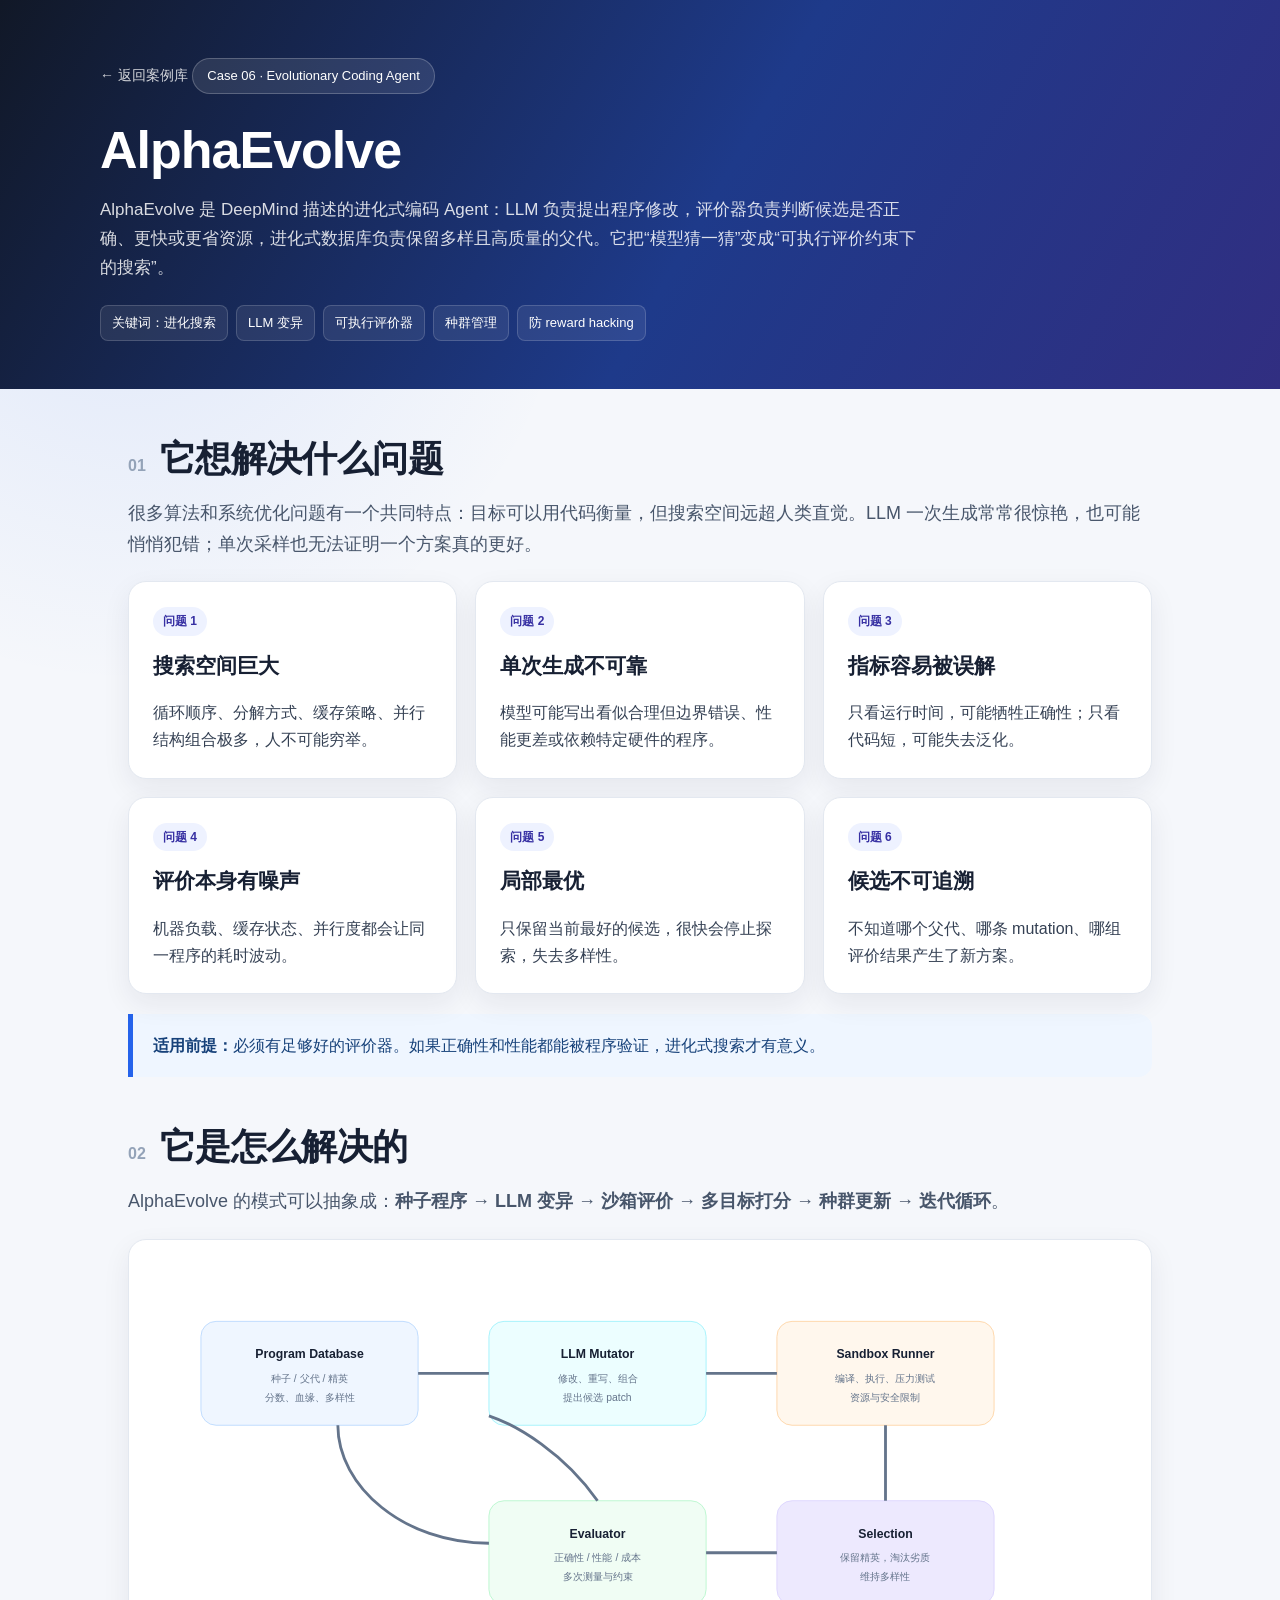
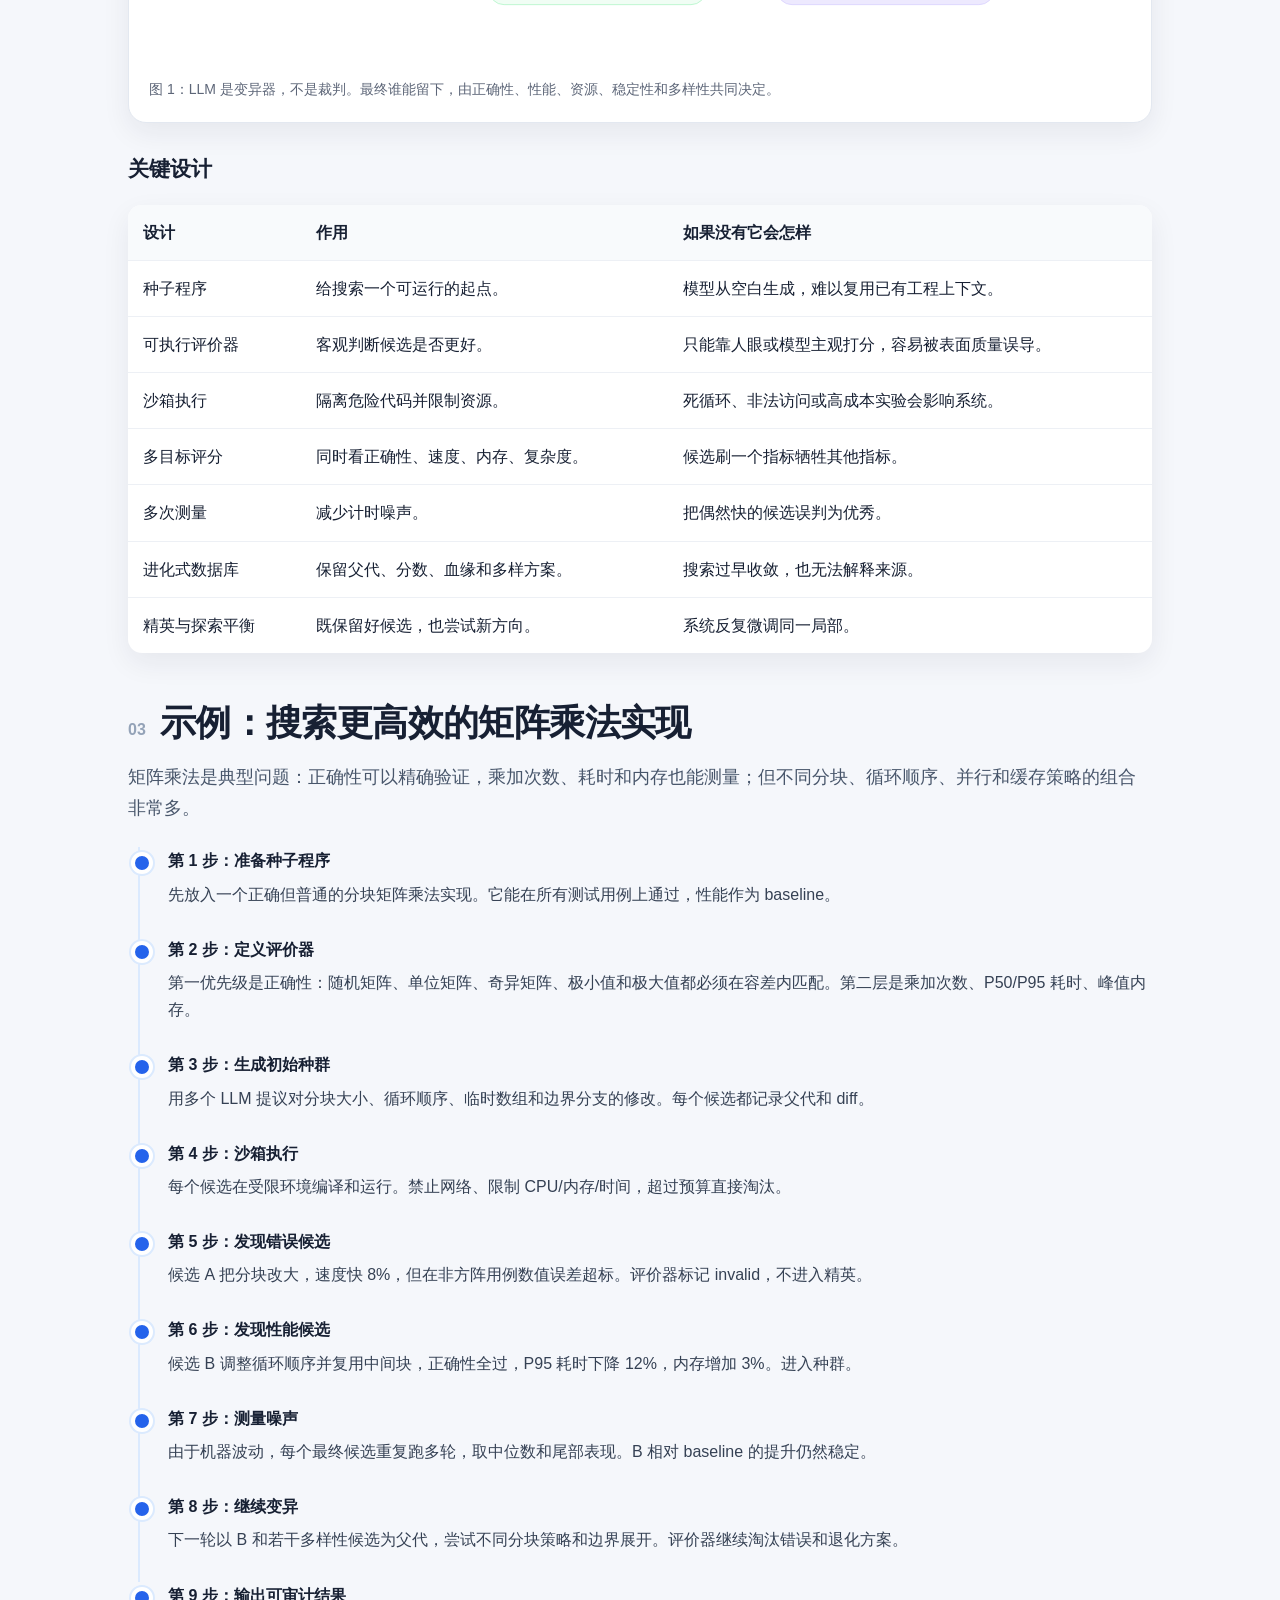
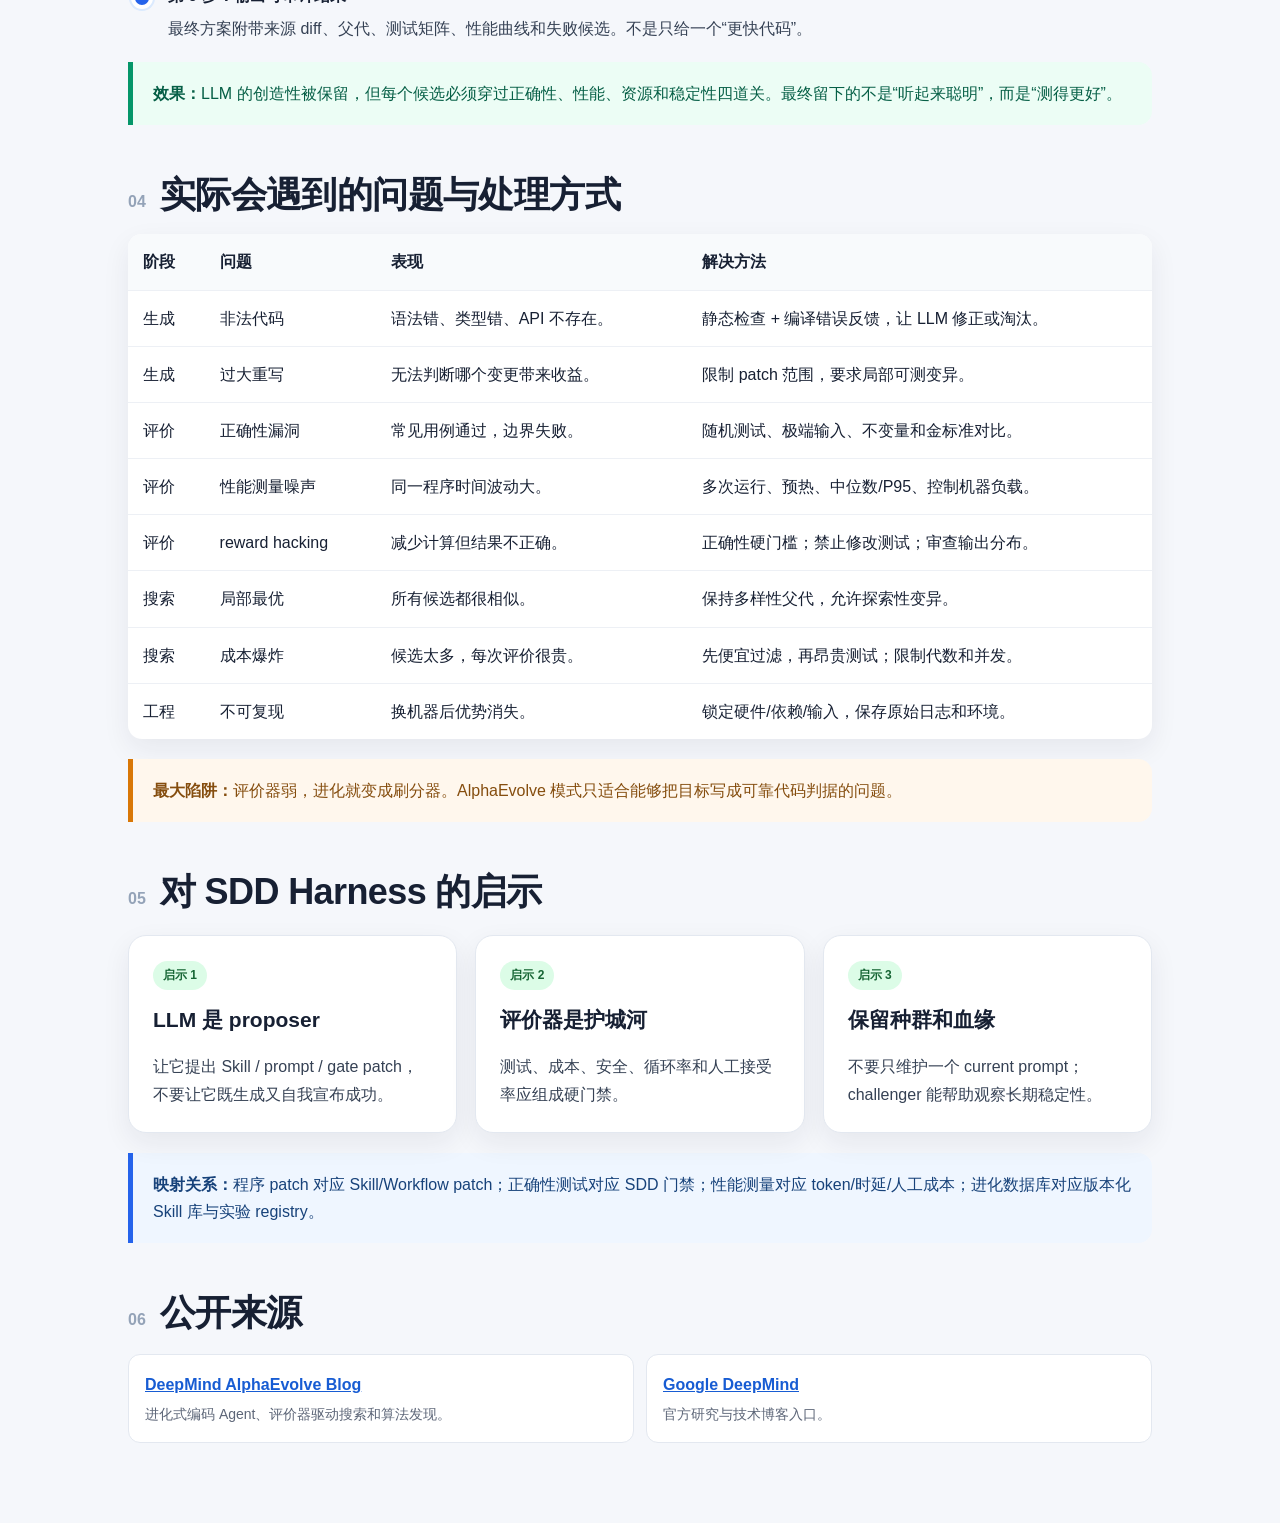
<file: industry/alphaevolve.html>
<!doctype html>
<html lang="zh-CN">
<head>
  <meta charset="utf-8">
  <meta name="viewport" content="width=device-width, initial-scale=1">
  <title>Case 06 · AlphaEvolve</title>
  <link rel="stylesheet" href="case-common.css">
</head>
<body>
  <header class="hero">
    <div class="hero-inner">
      <a class="back" href="index.html">← 返回案例库</a>
      <div class="tag">Case 06 · Evolutionary Coding Agent</div>
      <h1>AlphaEvolve</h1>
      <p>AlphaEvolve 是 DeepMind 描述的进化式编码 Agent：LLM 负责提出程序修改，评价器负责判断候选是否正确、更快或更省资源，进化式数据库负责保留多样且高质量的父代。它把“模型猜一猜”变成“可执行评价约束下的搜索”。</p>
      <div class="hero-meta">
        <span>关键词：进化搜索</span><span>LLM 变异</span><span>可执行评价器</span><span>种群管理</span><span>防 reward hacking</span>
      </div>
    </div>
  </header>

  <main>
    <section id="problem">
      <div class="section-head"><span class="no">01</span><h2>它想解决什么问题</h2></div>
      <p class="lead">很多算法和系统优化问题有一个共同特点：目标可以用代码衡量，但搜索空间远超人类直觉。LLM 一次生成常常很惊艳，也可能悄悄犯错；单次采样也无法证明一个方案真的更好。</p>
      <div class="grid">
        <article class="card col-4"><div class="pill">问题 1</div><h3>搜索空间巨大</h3><p>循环顺序、分解方式、缓存策略、并行结构组合极多，人不可能穷举。</p></article>
        <article class="card col-4"><div class="pill">问题 2</div><h3>单次生成不可靠</h3><p>模型可能写出看似合理但边界错误、性能更差或依赖特定硬件的程序。</p></article>
        <article class="card col-4"><div class="pill">问题 3</div><h3>指标容易被误解</h3><p>只看运行时间，可能牺牲正确性；只看代码短，可能失去泛化。</p></article>
        <article class="card col-4"><div class="pill">问题 4</div><h3>评价本身有噪声</h3><p>机器负载、缓存状态、并行度都会让同一程序的耗时波动。</p></article>
        <article class="card col-4"><div class="pill">问题 5</div><h3>局部最优</h3><p>只保留当前最好的候选，很快会停止探索，失去多样性。</p></article>
        <article class="card col-4"><div class="pill">问题 6</div><h3>候选不可追溯</h3><p>不知道哪个父代、哪条 mutation、哪组评价结果产生了新方案。</p></article>
      </div>
      <div class="note"><strong>适用前提：</strong>必须有足够好的评价器。如果正确性和性能都能被程序验证，进化式搜索才有意义。</div>
    </section>

    <section id="mechanism">
      <div class="section-head"><span class="no">02</span><h2>它是怎么解决的</h2></div>
      <p class="lead">AlphaEvolve 的模式可以抽象成：<strong>种子程序 → LLM 变异 → 沙箱评价 → 多目标打分 → 种群更新 → 迭代循环</strong>。</p>
      <figure>
        <svg viewBox="0 0 1040 430" role="img" aria-label="AlphaEvolve 架构">
          <rect x="55" y="65" width="230" height="110" rx="16" fill="#eff6ff" stroke="#bfdbfe"/>
          <text x="170" y="104" text-anchor="middle" class="st">Program Database</text>
          <text x="170" y="129" text-anchor="middle" class="ss">种子 / 父代 / 精英</text>
          <text x="170" y="149" text-anchor="middle" class="ss">分数、血缘、多样性</text>

          <rect x="360" y="65" width="230" height="110" rx="16" fill="#ecfeff" stroke="#a5f3fc"/>
          <text x="475" y="104" text-anchor="middle" class="st">LLM Mutator</text>
          <text x="475" y="129" text-anchor="middle" class="ss">修改、重写、组合</text>
          <text x="475" y="149" text-anchor="middle" class="ss">提出候选 patch</text>

          <rect x="665" y="65" width="230" height="110" rx="16" fill="#fff7ed" stroke="#fed7aa"/>
          <text x="780" y="104" text-anchor="middle" class="st">Sandbox Runner</text>
          <text x="780" y="129" text-anchor="middle" class="ss">编译、执行、压力测试</text>
          <text x="780" y="149" text-anchor="middle" class="ss">资源与安全限制</text>

          <rect x="360" y="255" width="230" height="110" rx="16" fill="#f0fdf4" stroke="#bbf7d0"/>
          <text x="475" y="294" text-anchor="middle" class="st">Evaluator</text>
          <text x="475" y="319" text-anchor="middle" class="ss">正确性 / 性能 / 成本</text>
          <text x="475" y="339" text-anchor="middle" class="ss">多次测量与约束</text>

          <rect x="665" y="255" width="230" height="110" rx="16" fill="#ede9fe" stroke="#ddd6fe"/>
          <text x="780" y="294" text-anchor="middle" class="st">Selection</text>
          <text x="780" y="319" text-anchor="middle" class="ss">保留精英，淘汰劣质</text>
          <text x="780" y="339" text-anchor="middle" class="ss">维持多样性</text>

          <path d="M285 120H360M590 120H665M780 175V255M665 310H590M475 255C440 205 390 175 360 165" stroke="#64748b" stroke-width="3" fill="none"/>
          <path d="M360 300C270 300 200 240 200 175" stroke="#64748b" stroke-width="3" fill="none"/>
        </svg>
        <figcaption>图 1：LLM 是变异器，不是裁判。最终谁能留下，由正确性、性能、资源、稳定性和多样性共同决定。</figcaption>
      </figure>

      <h3>关键设计</h3>
      <table>
        <tr><th>设计</th><th>作用</th><th>如果没有它会怎样</th></tr>
        <tr><td>种子程序</td><td>给搜索一个可运行的起点。</td><td>模型从空白生成，难以复用已有工程上下文。</td></tr>
        <tr><td>可执行评价器</td><td>客观判断候选是否更好。</td><td>只能靠人眼或模型主观打分，容易被表面质量误导。</td></tr>
        <tr><td>沙箱执行</td><td>隔离危险代码并限制资源。</td><td>死循环、非法访问或高成本实验会影响系统。</td></tr>
        <tr><td>多目标评分</td><td>同时看正确性、速度、内存、复杂度。</td><td>候选刷一个指标牺牲其他指标。</td></tr>
        <tr><td>多次测量</td><td>减少计时噪声。</td><td>把偶然快的候选误判为优秀。</td></tr>
        <tr><td>进化式数据库</td><td>保留父代、分数、血缘和多样方案。</td><td>搜索过早收敛，也无法解释来源。</td></tr>
        <tr><td>精英与探索平衡</td><td>既保留好候选，也尝试新方向。</td><td>系统反复微调同一局部。</td></tr>
      </table>
    </section>

    <section id="example">
      <div class="section-head"><span class="no">03</span><h2>示例：搜索更高效的矩阵乘法实现</h2></div>
      <p class="lead">矩阵乘法是典型问题：正确性可以精确验证，乘加次数、耗时和内存也能测量；但不同分块、循环顺序、并行和缓存策略的组合非常多。</p>
      <div class="timeline">
        <div class="step"><h4>第 1 步：准备种子程序</h4><p>先放入一个正确但普通的分块矩阵乘法实现。它能在所有测试用例上通过，性能作为 baseline。</p></div>
        <div class="step"><h4>第 2 步：定义评价器</h4><p>第一优先级是正确性：随机矩阵、单位矩阵、奇异矩阵、极小值和极大值都必须在容差内匹配。第二层是乘加次数、P50/P95 耗时、峰值内存。</p></div>
        <div class="step"><h4>第 3 步：生成初始种群</h4><p>用多个 LLM 提议对分块大小、循环顺序、临时数组和边界分支的修改。每个候选都记录父代和 diff。</p></div>
        <div class="step"><h4>第 4 步：沙箱执行</h4><p>每个候选在受限环境编译和运行。禁止网络、限制 CPU/内存/时间，超过预算直接淘汰。</p></div>
        <div class="step"><h4>第 5 步：发现错误候选</h4><p>候选 A 把分块改大，速度快 8%，但在非方阵用例数值误差超标。评价器标记 invalid，不进入精英。</p></div>
        <div class="step"><h4>第 6 步：发现性能候选</h4><p>候选 B 调整循环顺序并复用中间块，正确性全过，P95 耗时下降 12%，内存增加 3%。进入种群。</p></div>
        <div class="step"><h4>第 7 步：测量噪声</h4><p>由于机器波动，每个最终候选重复跑多轮，取中位数和尾部表现。B 相对 baseline 的提升仍然稳定。</p></div>
        <div class="step"><h4>第 8 步：继续变异</h4><p>下一轮以 B 和若干多样性候选为父代，尝试不同分块策略和边界展开。评价器继续淘汰错误和退化方案。</p></div>
        <div class="step"><h4>第 9 步：输出可审计结果</h4><p>最终方案附带来源 diff、父代、测试矩阵、性能曲线和失败候选。不是只给一个“更快代码”。</p></div>
      </div>
      <div class="good"><strong>效果：</strong>LLM 的创造性被保留，但每个候选必须穿过正确性、性能、资源和稳定性四道关。最终留下的不是“听起来聪明”，而是“测得更好”。</div>
    </section>

    <section id="risks">
      <div class="section-head"><span class="no">04</span><h2>实际会遇到的问题与处理方式</h2></div>
      <table>
        <tr><th>阶段</th><th>问题</th><th>表现</th><th>解决方法</th></tr>
        <tr><td>生成</td><td>非法代码</td><td>语法错、类型错、API 不存在。</td><td>静态检查 + 编译错误反馈，让 LLM 修正或淘汰。</td></tr>
        <tr><td>生成</td><td>过大重写</td><td>无法判断哪个变更带来收益。</td><td>限制 patch 范围，要求局部可测变异。</td></tr>
        <tr><td>评价</td><td>正确性漏洞</td><td>常见用例通过，边界失败。</td><td>随机测试、极端输入、不变量和金标准对比。</td></tr>
        <tr><td>评价</td><td>性能测量噪声</td><td>同一程序时间波动大。</td><td>多次运行、预热、中位数/P95、控制机器负载。</td></tr>
        <tr><td>评价</td><td>reward hacking</td><td>减少计算但结果不正确。</td><td>正确性硬门槛；禁止修改测试；审查输出分布。</td></tr>
        <tr><td>搜索</td><td>局部最优</td><td>所有候选都很相似。</td><td>保持多样性父代，允许探索性变异。</td></tr>
        <tr><td>搜索</td><td>成本爆炸</td><td>候选太多，每次评价很贵。</td><td>先便宜过滤，再昂贵测试；限制代数和并发。</td></tr>
        <tr><td>工程</td><td>不可复现</td><td>换机器后优势消失。</td><td>锁定硬件/依赖/输入，保存原始日志和环境。</td></tr>
      </table>
      <div class="warn"><strong>最大陷阱：</strong>评价器弱，进化就变成刷分器。AlphaEvolve 模式只适合能够把目标写成可靠代码判据的问题。</div>
    </section>

    <section id="lessons">
      <div class="section-head"><span class="no">05</span><h2>对 SDD Harness 的启示</h2></div>
      <div class="grid">
        <article class="card col-4"><div class="pill green">启示 1</div><h3>LLM 是 proposer</h3><p>让它提出 Skill / prompt / gate patch，不要让它既生成又自我宣布成功。</p></article>
        <article class="card col-4"><div class="pill green">启示 2</div><h3>评价器是护城河</h3><p>测试、成本、安全、循环率和人工接受率应组成硬门禁。</p></article>
        <article class="card col-4"><div class="pill green">启示 3</div><h3>保留种群和血缘</h3><p>不要只维护一个 current prompt；challenger 能帮助观察长期稳定性。</p></article>
      </div>
      <div class="note"><strong>映射关系：</strong>程序 patch 对应 Skill/Workflow patch；正确性测试对应 SDD 门禁；性能测量对应 token/时延/人工成本；进化数据库对应版本化 Skill 库与实验 registry。</div>
    </section>

    <section id="sources">
      <div class="section-head"><span class="no">06</span><h2>公开来源</h2></div>
      <div class="sources">
        <div class="source"><b><a href="https://deepmind.google/discover/blog/alphaevolve-a-gemini-powered-coding-agent-for-designing-advanced-algorithms/" target="_blank" rel="noopener">DeepMind AlphaEvolve Blog</a></b><span>进化式编码 Agent、评价器驱动搜索和算法发现。</span></div>
        <div class="source"><b><a href="https://deepmind.google/" target="_blank" rel="noopener">Google DeepMind</a></b><span>官方研究与技术博客入口。</span></div>
      </div>
    </section>
  </main>
</body>
</html>
</file>
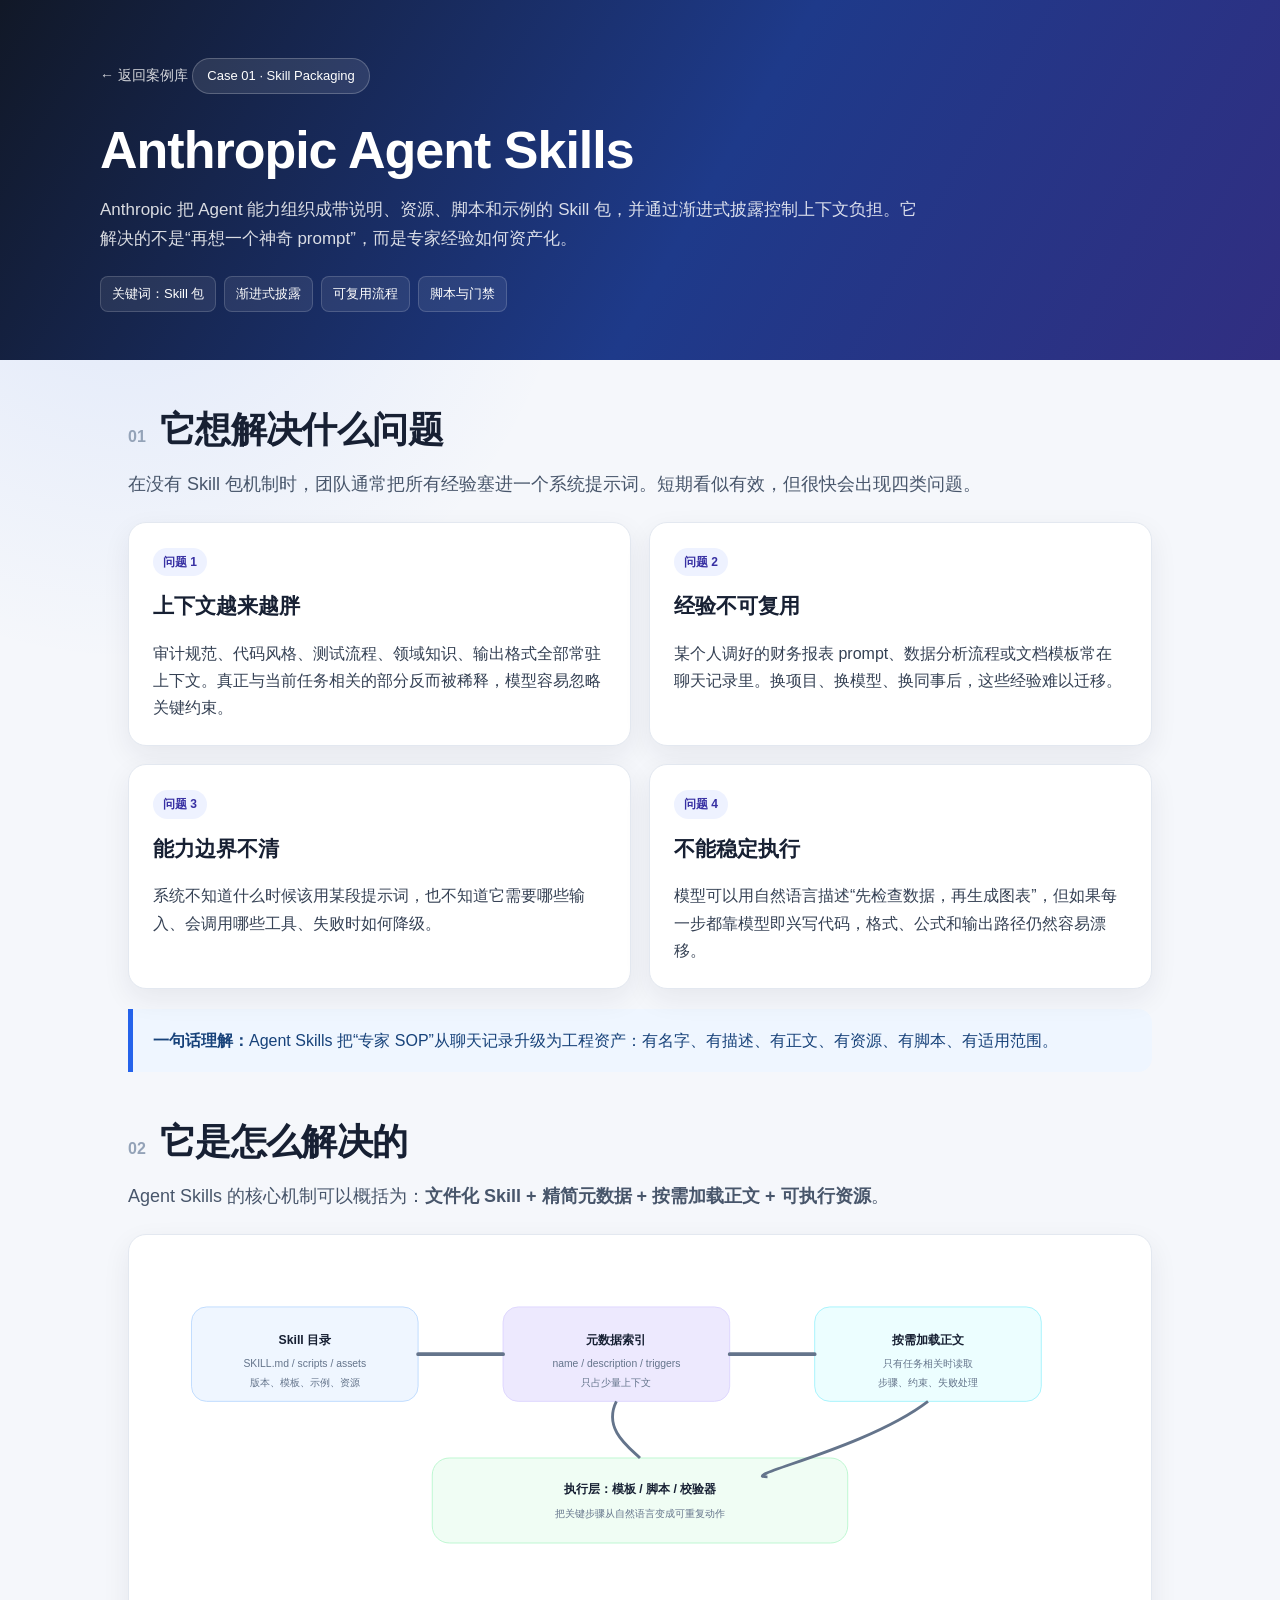
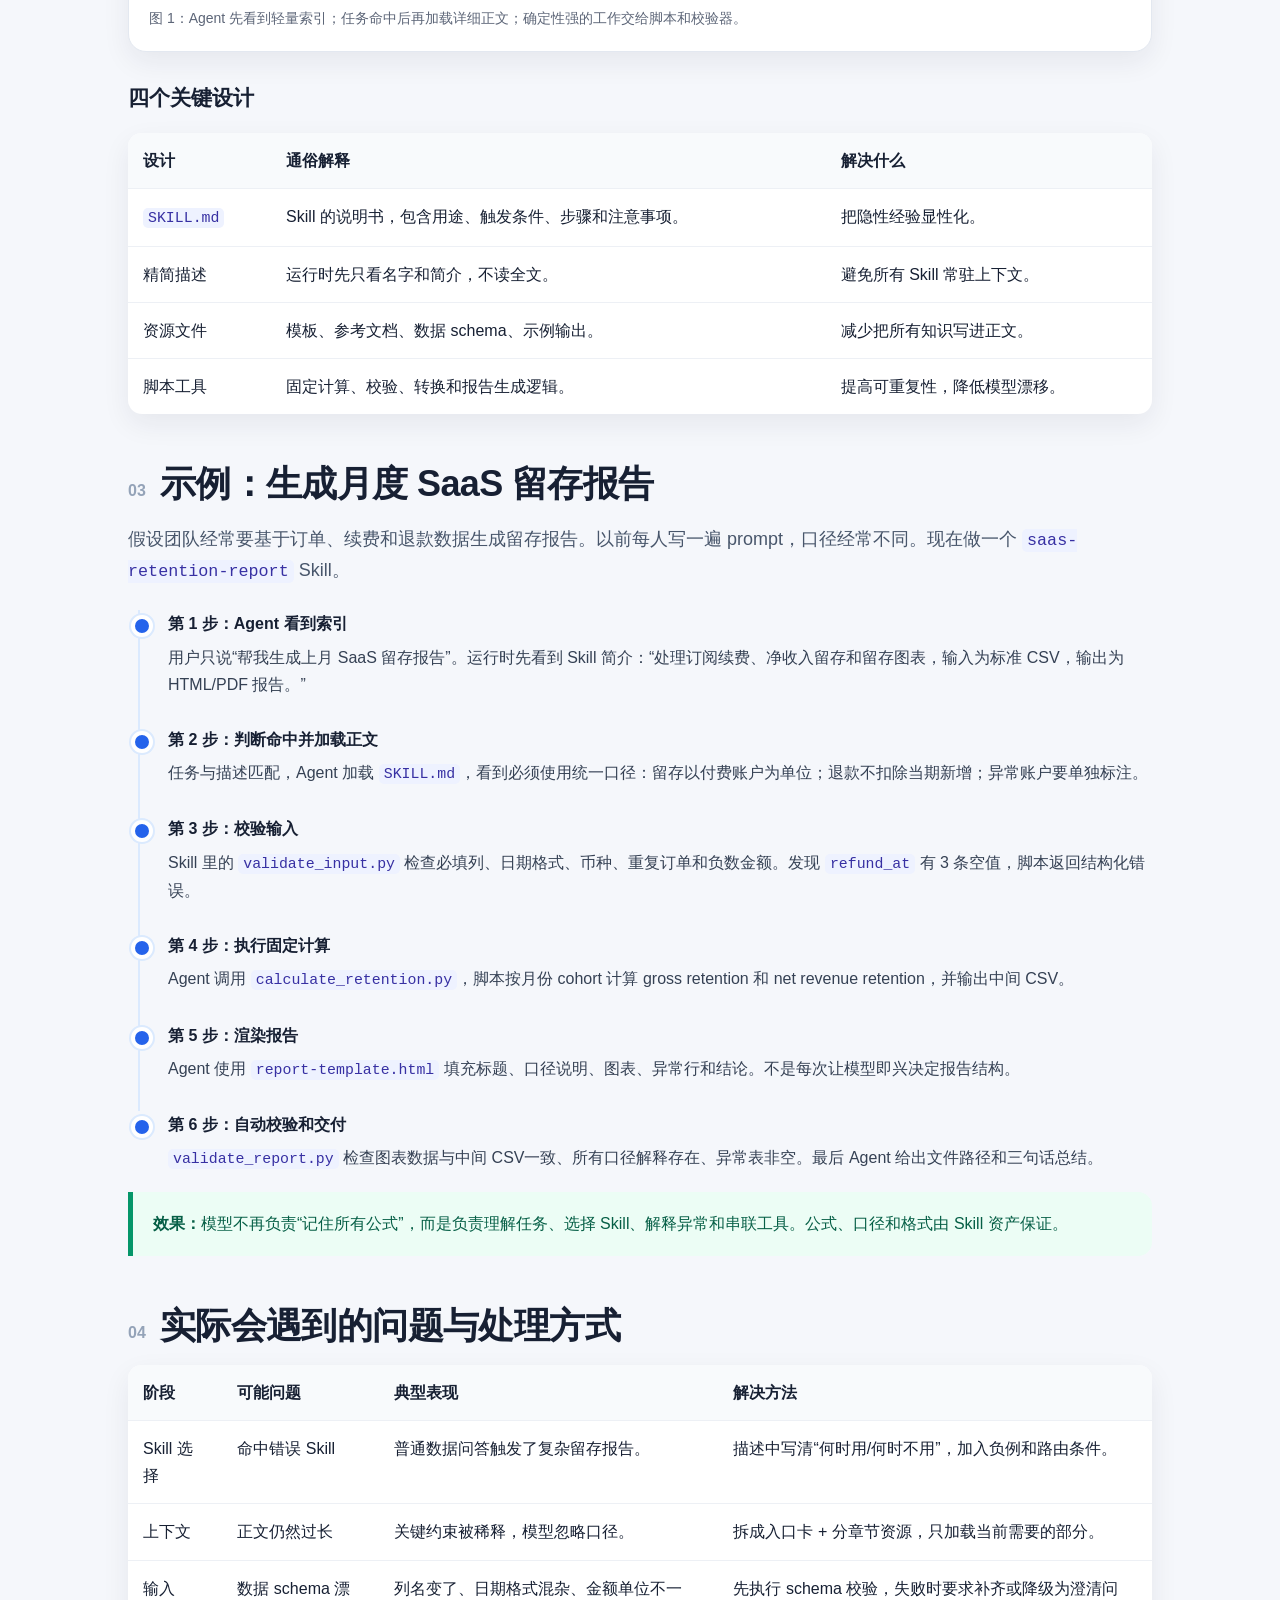
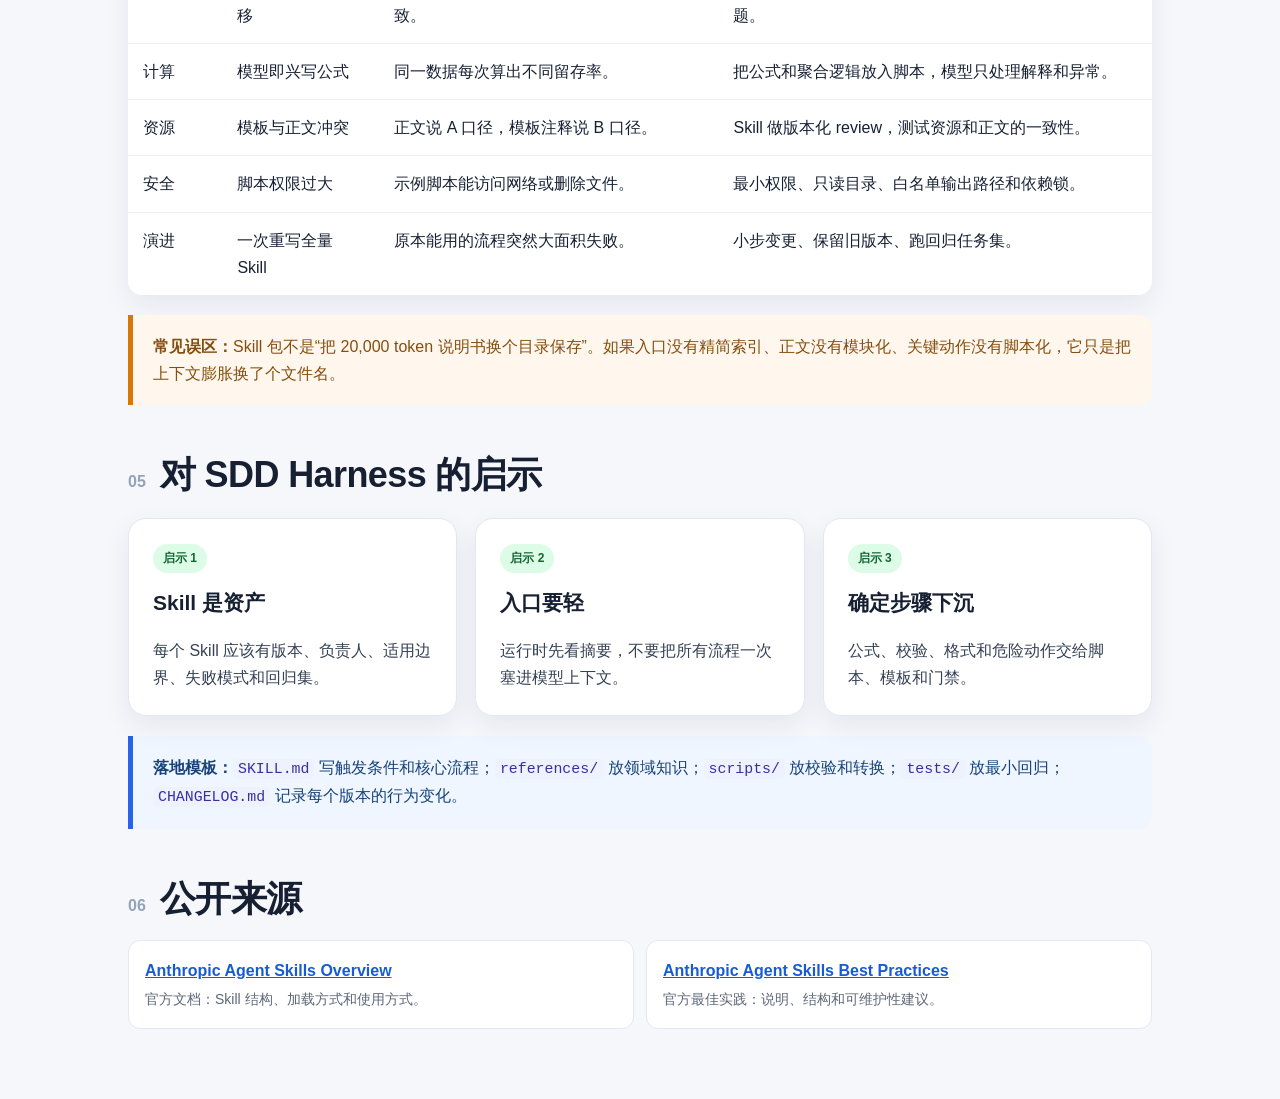
<file: industry/anthropic-agent-skills.html>
<!doctype html>
<html lang="zh-CN">
<head>
  <meta charset="utf-8">
  <meta name="viewport" content="width=device-width, initial-scale=1">
  <title>Case 01 · Anthropic Agent Skills</title>
  <link rel="stylesheet" href="case-common.css">
</head>
<body>
  <header class="hero">
    <div class="hero-inner">
      <a class="back" href="index.html">← 返回案例库</a>
      <div class="tag">Case 01 · Skill Packaging</div>
      <h1>Anthropic Agent Skills</h1>
      <p>Anthropic 把 Agent 能力组织成带说明、资源、脚本和示例的 Skill 包，并通过渐进式披露控制上下文负担。它解决的不是“再想一个神奇 prompt”，而是专家经验如何资产化。</p>
      <div class="hero-meta">
        <span>关键词：Skill 包</span><span>渐进式披露</span><span>可复用流程</span><span>脚本与门禁</span>
      </div>
    </div>
  </header>

  <main>
    <section id="problem">
      <div class="section-head"><span class="no">01</span><h2>它想解决什么问题</h2></div>
      <p class="lead">在没有 Skill 包机制时，团队通常把所有经验塞进一个系统提示词。短期看似有效，但很快会出现四类问题。</p>
      <div class="grid">
        <article class="card col-6">
          <div class="pill">问题 1</div>
          <h3>上下文越来越胖</h3>
          <p>审计规范、代码风格、测试流程、领域知识、输出格式全部常驻上下文。真正与当前任务相关的部分反而被稀释，模型容易忽略关键约束。</p>
        </article>
        <article class="card col-6">
          <div class="pill">问题 2</div>
          <h3>经验不可复用</h3>
          <p>某个人调好的财务报表 prompt、数据分析流程或文档模板常在聊天记录里。换项目、换模型、换同事后，这些经验难以迁移。</p>
        </article>
        <article class="card col-6">
          <div class="pill">问题 3</div>
          <h3>能力边界不清</h3>
          <p>系统不知道什么时候该用某段提示词，也不知道它需要哪些输入、会调用哪些工具、失败时如何降级。</p>
        </article>
        <article class="card col-6">
          <div class="pill">问题 4</div>
          <h3>不能稳定执行</h3>
          <p>模型可以用自然语言描述“先检查数据，再生成图表”，但如果每一步都靠模型即兴写代码，格式、公式和输出路径仍然容易漂移。</p>
        </article>
      </div>
      <div class="note"><strong>一句话理解：</strong>Agent Skills 把“专家 SOP”从聊天记录升级为工程资产：有名字、有描述、有正文、有资源、有脚本、有适用范围。</div>
    </section>

    <section id="mechanism">
      <div class="section-head"><span class="no">02</span><h2>它是怎么解决的</h2></div>
      <p class="lead">Agent Skills 的核心机制可以概括为：<strong>文件化 Skill + 精简元数据 + 按需加载正文 + 可执行资源</strong>。</p>
      <figure>
        <svg viewBox="0 0 1040 360" role="img" aria-label="Agent Skills 渐进式披露架构">
          <rect x="45" y="55" width="240" height="100" rx="16" fill="#eff6ff" stroke="#bfdbfe"/>
          <text x="165" y="94" text-anchor="middle" class="st">Skill 目录</text>
          <text x="165" y="119" text-anchor="middle" class="ss">SKILL.md / scripts / assets</text>
          <text x="165" y="139" text-anchor="middle" class="ss">版本、模板、示例、资源</text>

          <rect x="375" y="55" width="240" height="100" rx="16" fill="#ede9fe" stroke="#ddd6fe"/>
          <text x="495" y="94" text-anchor="middle" class="st">元数据索引</text>
          <text x="495" y="119" text-anchor="middle" class="ss">name / description / triggers</text>
          <text x="495" y="139" text-anchor="middle" class="ss">只占少量上下文</text>

          <rect x="705" y="55" width="240" height="100" rx="16" fill="#ecfeff" stroke="#a5f3fc"/>
          <text x="825" y="94" text-anchor="middle" class="st">按需加载正文</text>
          <text x="825" y="119" text-anchor="middle" class="ss">只有任务相关时读取</text>
          <text x="825" y="139" text-anchor="middle" class="ss">步骤、约束、失败处理</text>

          <rect x="300" y="215" width="440" height="90" rx="18" fill="#f0fdf4" stroke="#bbf7d0"/>
          <text x="520" y="252" text-anchor="middle" class="st">执行层：模板 / 脚本 / 校验器</text>
          <text x="520" y="278" text-anchor="middle" class="ss">把关键步骤从自然语言变成可重复动作</text>

          <path d="M285 105H375M615 105H705" stroke="#64748b" stroke-width="4" stroke-linecap="round"/>
          <path d="M825 155C760 205 620 235 655 235" stroke="#64748b" stroke-width="3" fill="none"/>
          <path d="M495 155C480 185 510 205 520 215" stroke="#64748b" stroke-width="3" fill="none"/>
        </svg>
        <figcaption>图 1：Agent 先看到轻量索引；任务命中后再加载详细正文；确定性强的工作交给脚本和校验器。</figcaption>
      </figure>

      <h3>四个关键设计</h3>
      <table>
        <tr><th>设计</th><th>通俗解释</th><th>解决什么</th></tr>
        <tr><td><code>SKILL.md</code></td><td>Skill 的说明书，包含用途、触发条件、步骤和注意事项。</td><td>把隐性经验显性化。</td></tr>
        <tr><td>精简描述</td><td>运行时先只看名字和简介，不读全文。</td><td>避免所有 Skill 常驻上下文。</td></tr>
        <tr><td>资源文件</td><td>模板、参考文档、数据 schema、示例输出。</td><td>减少把所有知识写进正文。</td></tr>
        <tr><td>脚本工具</td><td>固定计算、校验、转换和报告生成逻辑。</td><td>提高可重复性，降低模型漂移。</td></tr>
      </table>
    </section>

    <section id="example">
      <div class="section-head"><span class="no">03</span><h2>示例：生成月度 SaaS 留存报告</h2></div>
      <p class="lead">假设团队经常要基于订单、续费和退款数据生成留存报告。以前每人写一遍 prompt，口径经常不同。现在做一个 <code>saas-retention-report</code> Skill。</p>
      <div class="timeline">
        <div class="step"><h4>第 1 步：Agent 看到索引</h4><p>用户只说“帮我生成上月 SaaS 留存报告”。运行时先看到 Skill 简介：“处理订阅续费、净收入留存和留存图表，输入为标准 CSV，输出为 HTML/PDF 报告。”</p></div>
        <div class="step"><h4>第 2 步：判断命中并加载正文</h4><p>任务与描述匹配，Agent 加载 <code>SKILL.md</code>，看到必须使用统一口径：留存以付费账户为单位；退款不扣除当期新增；异常账户要单独标注。</p></div>
        <div class="step"><h4>第 3 步：校验输入</h4><p>Skill 里的 <code>validate_input.py</code> 检查必填列、日期格式、币种、重复订单和负数金额。发现 <code>refund_at</code> 有 3 条空值，脚本返回结构化错误。</p></div>
        <div class="step"><h4>第 4 步：执行固定计算</h4><p>Agent 调用 <code>calculate_retention.py</code>，脚本按月份 cohort 计算 gross retention 和 net revenue retention，并输出中间 CSV。</p></div>
        <div class="step"><h4>第 5 步：渲染报告</h4><p>Agent 使用 <code>report-template.html</code> 填充标题、口径说明、图表、异常行和结论。不是每次让模型即兴决定报告结构。</p></div>
        <div class="step"><h4>第 6 步：自动校验和交付</h4><p><code>validate_report.py</code> 检查图表数据与中间 CSV一致、所有口径解释存在、异常表非空。最后 Agent 给出文件路径和三句话总结。</p></div>
      </div>
      <div class="good"><strong>效果：</strong>模型不再负责“记住所有公式”，而是负责理解任务、选择 Skill、解释异常和串联工具。公式、口径和格式由 Skill 资产保证。</div>
    </section>

    <section id="risks">
      <div class="section-head"><span class="no">04</span><h2>实际会遇到的问题与处理方式</h2></div>
      <table>
        <tr><th>阶段</th><th>可能问题</th><th>典型表现</th><th>解决方法</th></tr>
        <tr><td>Skill 选择</td><td>命中错误 Skill</td><td>普通数据问答触发了复杂留存报告。</td><td>描述中写清“何时用/何时不用”，加入负例和路由条件。</td></tr>
        <tr><td>上下文</td><td>正文仍然过长</td><td>关键约束被稀释，模型忽略口径。</td><td>拆成入口卡 + 分章节资源，只加载当前需要的部分。</td></tr>
        <tr><td>输入</td><td>数据 schema 漂移</td><td>列名变了、日期格式混杂、金额单位不一致。</td><td>先执行 schema 校验，失败时要求补齐或降级为澄清问题。</td></tr>
        <tr><td>计算</td><td>模型即兴写公式</td><td>同一数据每次算出不同留存率。</td><td>把公式和聚合逻辑放入脚本，模型只处理解释和异常。</td></tr>
        <tr><td>资源</td><td>模板与正文冲突</td><td>正文说 A 口径，模板注释说 B 口径。</td><td>Skill 做版本化 review，测试资源和正文的一致性。</td></tr>
        <tr><td>安全</td><td>脚本权限过大</td><td>示例脚本能访问网络或删除文件。</td><td>最小权限、只读目录、白名单输出路径和依赖锁。</td></tr>
        <tr><td>演进</td><td>一次重写全量 Skill</td><td>原本能用的流程突然大面积失败。</td><td>小步变更、保留旧版本、跑回归任务集。</td></tr>
      </table>
      <div class="warn"><strong>常见误区：</strong>Skill 包不是“把 20,000 token 说明书换个目录保存”。如果入口没有精简索引、正文没有模块化、关键动作没有脚本化，它只是把上下文膨胀换了个文件名。</div>
    </section>

    <section id="lessons">
      <div class="section-head"><span class="no">05</span><h2>对 SDD Harness 的启示</h2></div>
      <div class="grid">
        <article class="card col-4"><div class="pill green">启示 1</div><h3>Skill 是资产</h3><p>每个 Skill 应该有版本、负责人、适用边界、失败模式和回归集。</p></article>
        <article class="card col-4"><div class="pill green">启示 2</div><h3>入口要轻</h3><p>运行时先看摘要，不要把所有流程一次塞进模型上下文。</p></article>
        <article class="card col-4"><div class="pill green">启示 3</div><h3>确定步骤下沉</h3><p>公式、校验、格式和危险动作交给脚本、模板和门禁。</p></article>
      </div>
      <div class="note"><strong>落地模板：</strong><code>SKILL.md</code> 写触发条件和核心流程；<code>references/</code> 放领域知识；<code>scripts/</code> 放校验和转换；<code>tests/</code> 放最小回归；<code>CHANGELOG.md</code> 记录每个版本的行为变化。</div>
    </section>

    <section id="sources">
      <div class="section-head"><span class="no">06</span><h2>公开来源</h2></div>
      <div class="sources">
        <div class="source"><b><a href="https://docs.anthropic.com/en/docs/agents-and-tools/agent-skills/overview" target="_blank" rel="noopener">Anthropic Agent Skills Overview</a></b><span>官方文档：Skill 结构、加载方式和使用方式。</span></div>
        <div class="source"><b><a href="https://docs.anthropic.com/en/docs/agents-and-tools/agent-skills/best-practices" target="_blank" rel="noopener">Anthropic Agent Skills Best Practices</a></b><span>官方最佳实践：说明、结构和可维护性建议。</span></div>
      </div>
    </section>
  </main>
</body>
</html>
</file>
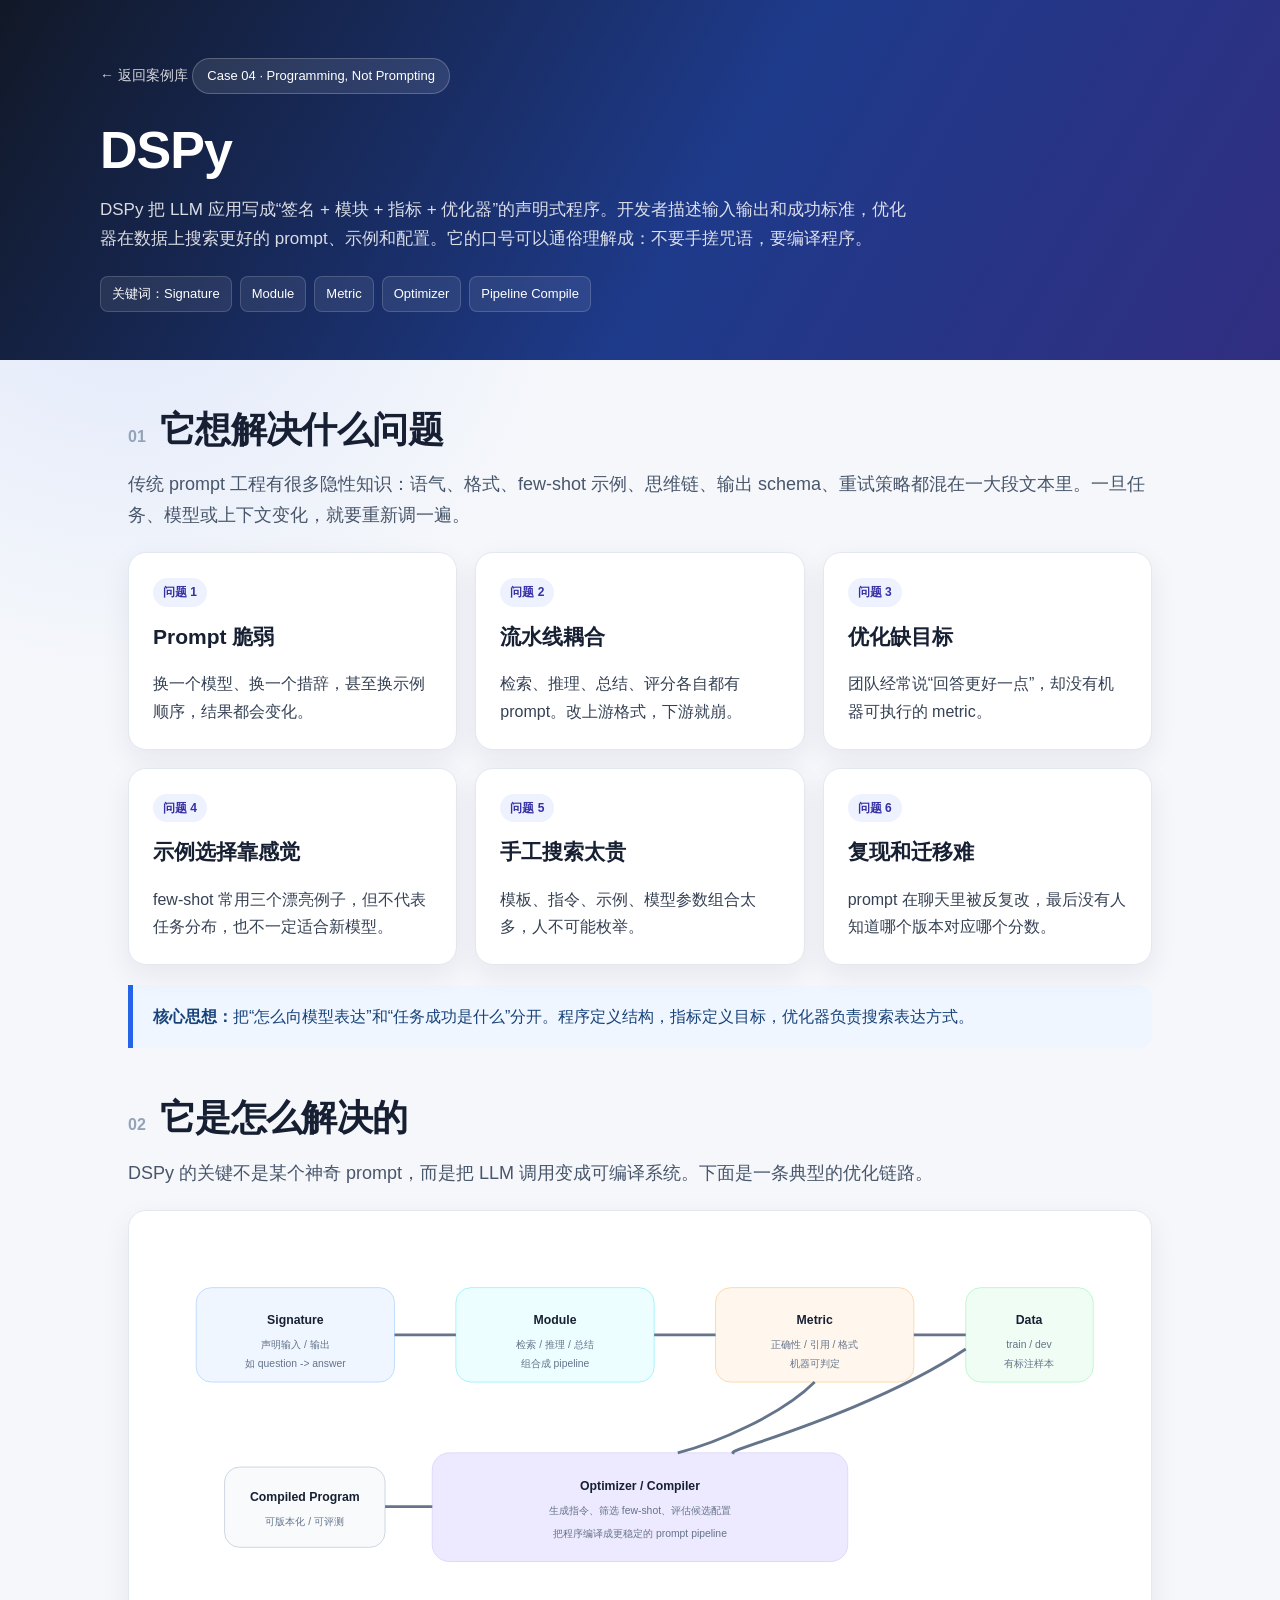
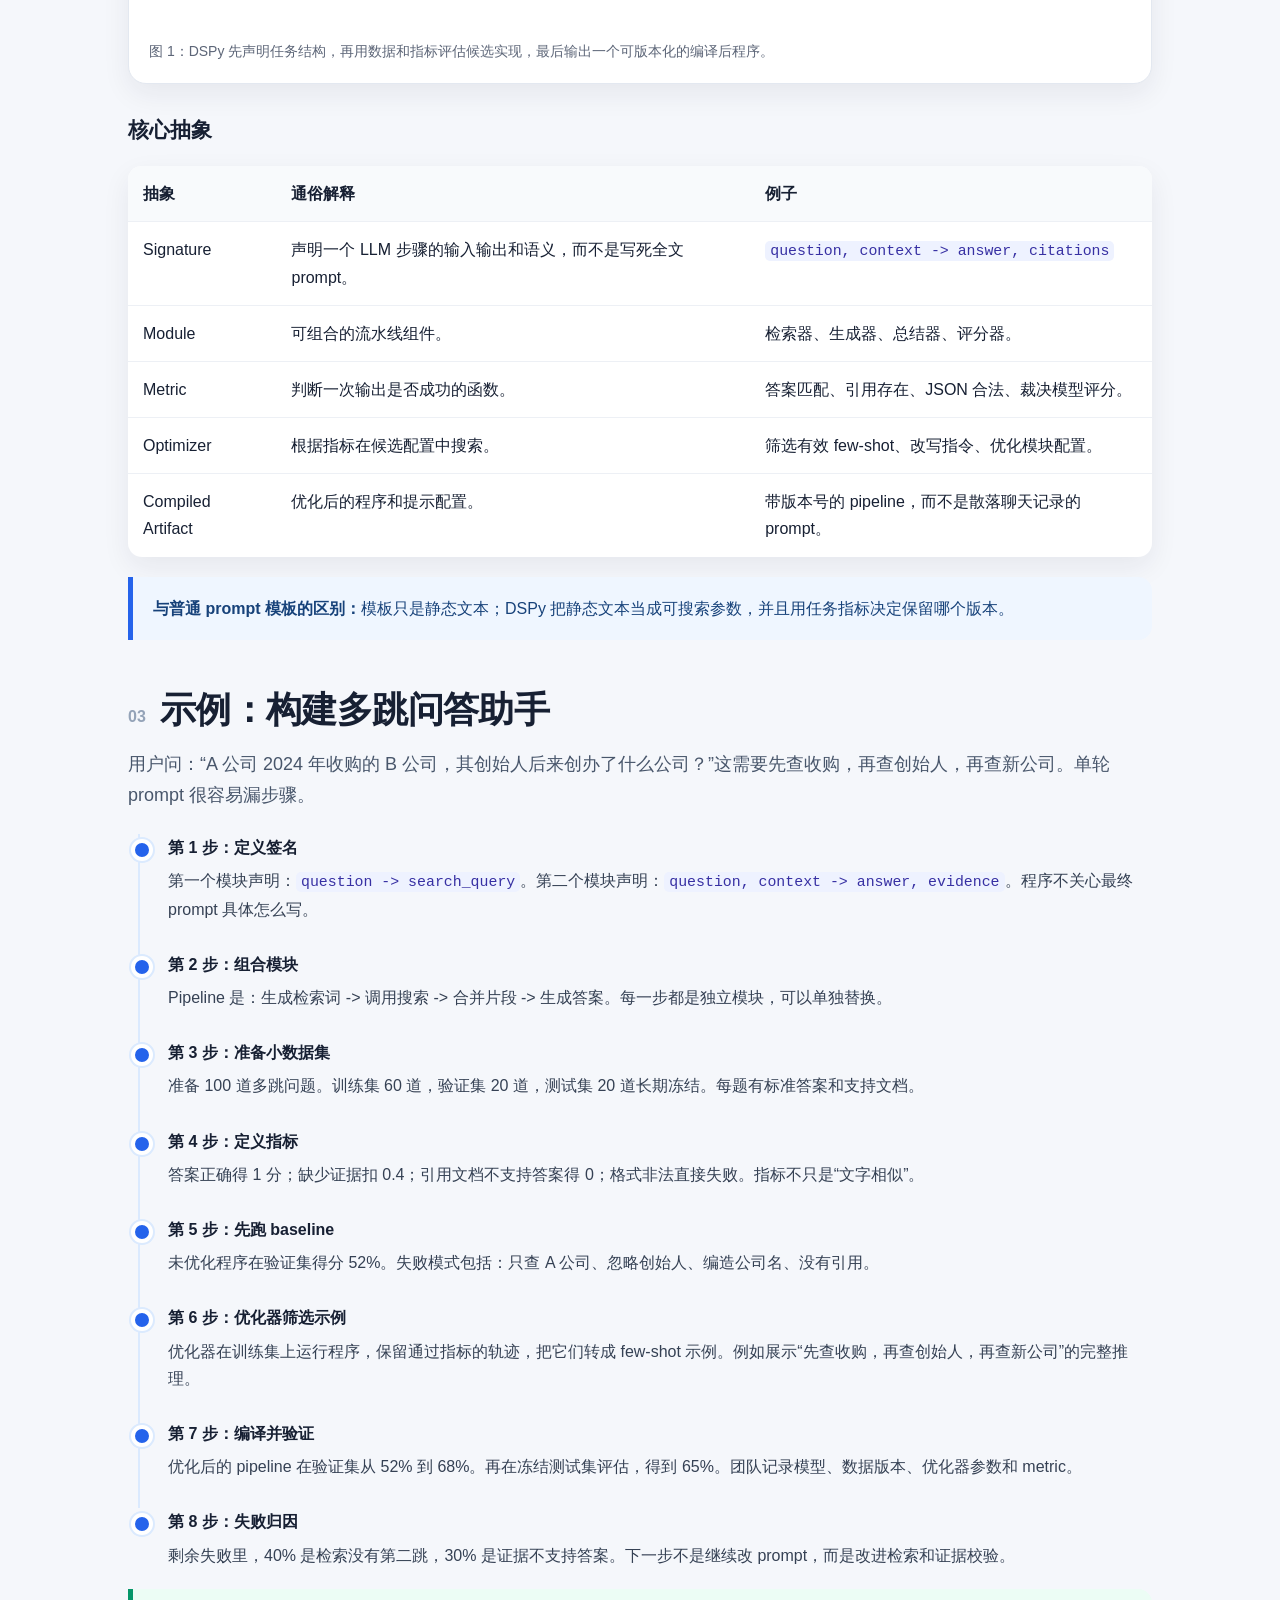
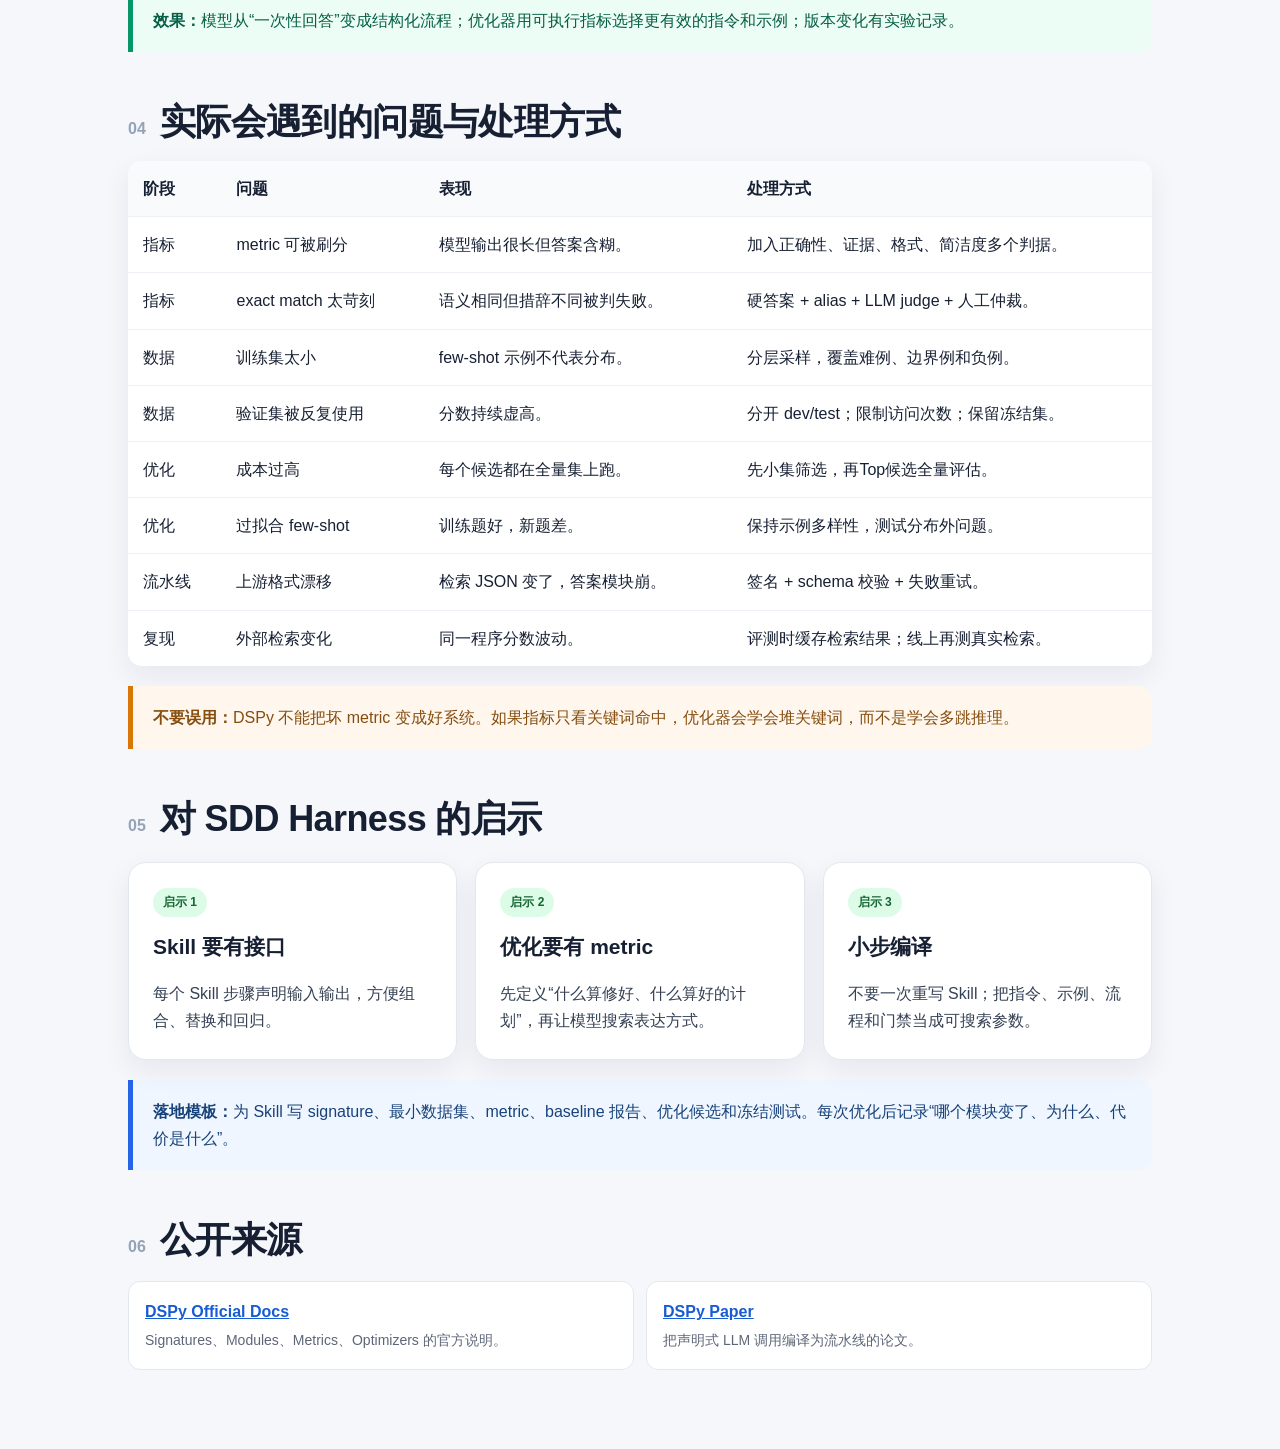
<file: industry/dspy.html>
<!doctype html>
<html lang="zh-CN">
<head>
  <meta charset="utf-8">
  <meta name="viewport" content="width=device-width, initial-scale=1">
  <title>Case 04 · DSPy</title>
  <link rel="stylesheet" href="case-common.css">
</head>
<body>
  <header class="hero">
    <div class="hero-inner">
      <a class="back" href="index.html">← 返回案例库</a>
      <div class="tag">Case 04 · Programming, Not Prompting</div>
      <h1>DSPy</h1>
      <p>DSPy 把 LLM 应用写成“签名 + 模块 + 指标 + 优化器”的声明式程序。开发者描述输入输出和成功标准，优化器在数据上搜索更好的 prompt、示例和配置。它的口号可以通俗理解成：不要手搓咒语，要编译程序。</p>
      <div class="hero-meta">
        <span>关键词：Signature</span><span>Module</span><span>Metric</span><span>Optimizer</span><span>Pipeline Compile</span>
      </div>
    </div>
  </header>

  <main>
    <section id="problem">
      <div class="section-head"><span class="no">01</span><h2>它想解决什么问题</h2></div>
      <p class="lead">传统 prompt 工程有很多隐性知识：语气、格式、few-shot 示例、思维链、输出 schema、重试策略都混在一大段文本里。一旦任务、模型或上下文变化，就要重新调一遍。</p>
      <div class="grid">
        <article class="card col-4"><div class="pill">问题 1</div><h3>Prompt 脆弱</h3><p>换一个模型、换一个措辞，甚至换示例顺序，结果都会变化。</p></article>
        <article class="card col-4"><div class="pill">问题 2</div><h3>流水线耦合</h3><p>检索、推理、总结、评分各自都有 prompt。改上游格式，下游就崩。</p></article>
        <article class="card col-4"><div class="pill">问题 3</div><h3>优化缺目标</h3><p>团队经常说“回答更好一点”，却没有机器可执行的 metric。</p></article>
        <article class="card col-4"><div class="pill">问题 4</div><h3>示例选择靠感觉</h3><p>few-shot 常用三个漂亮例子，但不代表任务分布，也不一定适合新模型。</p></article>
        <article class="card col-4"><div class="pill">问题 5</div><h3>手工搜索太贵</h3><p>模板、指令、示例、模型参数组合太多，人不可能枚举。</p></article>
        <article class="card col-4"><div class="pill">问题 6</div><h3>复现和迁移难</h3><p>prompt 在聊天里被反复改，最后没有人知道哪个版本对应哪个分数。</p></article>
      </div>
      <div class="note"><strong>核心思想：</strong>把“怎么向模型表达”和“任务成功是什么”分开。程序定义结构，指标定义目标，优化器负责搜索表达方式。</div>
    </section>

    <section id="mechanism">
      <div class="section-head"><span class="no">02</span><h2>它是怎么解决的</h2></div>
      <p class="lead">DSPy 的关键不是某个神奇 prompt，而是把 LLM 调用变成可编译系统。下面是一条典型的优化链路。</p>
      <figure>
        <svg viewBox="0 0 1040 420" role="img" aria-label="DSPy 编译流程">
          <rect x="50" y="60" width="210" height="100" rx="16" fill="#eff6ff" stroke="#bfdbfe"/>
          <text x="155" y="99" text-anchor="middle" class="st">Signature</text>
          <text x="155" y="124" text-anchor="middle" class="ss">声明输入 / 输出</text>
          <text x="155" y="144" text-anchor="middle" class="ss">如 question -> answer</text>

          <rect x="325" y="60" width="210" height="100" rx="16" fill="#ecfeff" stroke="#a5f3fc"/>
          <text x="430" y="99" text-anchor="middle" class="st">Module</text>
          <text x="430" y="124" text-anchor="middle" class="ss">检索 / 推理 / 总结</text>
          <text x="430" y="144" text-anchor="middle" class="ss">组合成 pipeline</text>

          <rect x="600" y="60" width="210" height="100" rx="16" fill="#fff7ed" stroke="#fed7aa"/>
          <text x="705" y="99" text-anchor="middle" class="st">Metric</text>
          <text x="705" y="124" text-anchor="middle" class="ss">正确性 / 引用 / 格式</text>
          <text x="705" y="144" text-anchor="middle" class="ss">机器可判定</text>

          <rect x="865" y="60" width="135" height="100" rx="16" fill="#f0fdf4" stroke="#bbf7d0"/>
          <text x="932" y="99" text-anchor="middle" class="st">Data</text>
          <text x="932" y="124" text-anchor="middle" class="ss">train / dev</text>
          <text x="932" y="144" text-anchor="middle" class="ss">有标注样本</text>

          <rect x="300" y="235" width="440" height="115" rx="18" fill="#ede9fe" stroke="#ddd6fe"/>
          <text x="520" y="274" text-anchor="middle" class="st">Optimizer / Compiler</text>
          <text x="520" y="300" text-anchor="middle" class="ss">生成指令、筛选 few-shot、评估候选配置</text>
          <text x="520" y="324" text-anchor="middle" class="ss">把程序编译成更稳定的 prompt pipeline</text>

          <rect x="80" y="250" width="170" height="85" rx="16" fill="#f8fafc" stroke="#cbd5e1"/>
          <text x="165" y="286" text-anchor="middle" class="st">Compiled Program</text>
          <text x="165" y="311" text-anchor="middle" class="ss">可版本化 / 可评测</text>

          <path d="M260 110H325M535 110H600M810 110H865M865 125C760 195 600 235 620 235M705 160C670 195 600 225 560 235" stroke="#64748b" stroke-width="3" fill="none"/>
          <path d="M300 292H250" stroke="#64748b" stroke-width="3"/>
        </svg>
        <figcaption>图 1：DSPy 先声明任务结构，再用数据和指标评估候选实现，最后输出一个可版本化的编译后程序。</figcaption>
      </figure>

      <h3>核心抽象</h3>
      <table>
        <tr><th>抽象</th><th>通俗解释</th><th>例子</th></tr>
        <tr><td>Signature</td><td>声明一个 LLM 步骤的输入输出和语义，而不是写死全文 prompt。</td><td><code>question, context -> answer, citations</code></td></tr>
        <tr><td>Module</td><td>可组合的流水线组件。</td><td>检索器、生成器、总结器、评分器。</td></tr>
        <tr><td>Metric</td><td>判断一次输出是否成功的函数。</td><td>答案匹配、引用存在、JSON 合法、裁决模型评分。</td></tr>
        <tr><td>Optimizer</td><td>根据指标在候选配置中搜索。</td><td>筛选有效 few-shot、改写指令、优化模块配置。</td></tr>
        <tr><td>Compiled Artifact</td><td>优化后的程序和提示配置。</td><td>带版本号的 pipeline，而不是散落聊天记录的 prompt。</td></tr>
      </table>
      <div class="note"><strong>与普通 prompt 模板的区别：</strong>模板只是静态文本；DSPy 把静态文本当成可搜索参数，并且用任务指标决定保留哪个版本。</div>
    </section>

    <section id="example">
      <div class="section-head"><span class="no">03</span><h2>示例：构建多跳问答助手</h2></div>
      <p class="lead">用户问：“A 公司 2024 年收购的 B 公司，其创始人后来创办了什么公司？”这需要先查收购，再查创始人，再查新公司。单轮 prompt 很容易漏步骤。</p>
      <div class="timeline">
        <div class="step"><h4>第 1 步：定义签名</h4><p>第一个模块声明：<code>question -> search_query</code>。第二个模块声明：<code>question, context -> answer, evidence</code>。程序不关心最终 prompt 具体怎么写。</p></div>
        <div class="step"><h4>第 2 步：组合模块</h4><p>Pipeline 是：生成检索词 -> 调用搜索 -> 合并片段 -> 生成答案。每一步都是独立模块，可以单独替换。</p></div>
        <div class="step"><h4>第 3 步：准备小数据集</h4><p>准备 100 道多跳问题。训练集 60 道，验证集 20 道，测试集 20 道长期冻结。每题有标准答案和支持文档。</p></div>
        <div class="step"><h4>第 4 步：定义指标</h4><p>答案正确得 1 分；缺少证据扣 0.4；引用文档不支持答案得 0；格式非法直接失败。指标不只是“文字相似”。</p></div>
        <div class="step"><h4>第 5 步：先跑 baseline</h4><p>未优化程序在验证集得分 52%。失败模式包括：只查 A 公司、忽略创始人、编造公司名、没有引用。</p></div>
        <div class="step"><h4>第 6 步：优化器筛选示例</h4><p>优化器在训练集上运行程序，保留通过指标的轨迹，把它们转成 few-shot 示例。例如展示“先查收购，再查创始人，再查新公司”的完整推理。</p></div>
        <div class="step"><h4>第 7 步：编译并验证</h4><p>优化后的 pipeline 在验证集从 52% 到 68%。再在冻结测试集评估，得到 65%。团队记录模型、数据版本、优化器参数和 metric。</p></div>
        <div class="step"><h4>第 8 步：失败归因</h4><p>剩余失败里，40% 是检索没有第二跳，30% 是证据不支持答案。下一步不是继续改 prompt，而是改进检索和证据校验。</p></div>
      </div>
      <div class="good"><strong>效果：</strong>模型从“一次性回答”变成结构化流程；优化器用可执行指标选择更有效的指令和示例；版本变化有实验记录。</div>
    </section>

    <section id="risks">
      <div class="section-head"><span class="no">04</span><h2>实际会遇到的问题与处理方式</h2></div>
      <table>
        <tr><th>阶段</th><th>问题</th><th>表现</th><th>处理方式</th></tr>
        <tr><td>指标</td><td>metric 可被刷分</td><td>模型输出很长但答案含糊。</td><td>加入正确性、证据、格式、简洁度多个判据。</td></tr>
        <tr><td>指标</td><td>exact match 太苛刻</td><td>语义相同但措辞不同被判失败。</td><td>硬答案 + alias + LLM judge + 人工仲裁。</td></tr>
        <tr><td>数据</td><td>训练集太小</td><td>few-shot 示例不代表分布。</td><td>分层采样，覆盖难例、边界例和负例。</td></tr>
        <tr><td>数据</td><td>验证集被反复使用</td><td>分数持续虚高。</td><td>分开 dev/test；限制访问次数；保留冻结集。</td></tr>
        <tr><td>优化</td><td>成本过高</td><td>每个候选都在全量集上跑。</td><td>先小集筛选，再Top候选全量评估。</td></tr>
        <tr><td>优化</td><td>过拟合 few-shot</td><td>训练题好，新题差。</td><td>保持示例多样性，测试分布外问题。</td></tr>
        <tr><td>流水线</td><td>上游格式漂移</td><td>检索 JSON 变了，答案模块崩。</td><td>签名 + schema 校验 + 失败重试。</td></tr>
        <tr><td>复现</td><td>外部检索变化</td><td>同一程序分数波动。</td><td>评测时缓存检索结果；线上再测真实检索。</td></tr>
      </table>
      <div class="warn"><strong>不要误用：</strong>DSPy 不能把坏 metric 变成好系统。如果指标只看关键词命中，优化器会学会堆关键词，而不是学会多跳推理。</div>
    </section>

    <section id="lessons">
      <div class="section-head"><span class="no">05</span><h2>对 SDD Harness 的启示</h2></div>
      <div class="grid">
        <article class="card col-4"><div class="pill green">启示 1</div><h3>Skill 要有接口</h3><p>每个 Skill 步骤声明输入输出，方便组合、替换和回归。</p></article>
        <article class="card col-4"><div class="pill green">启示 2</div><h3>优化要有 metric</h3><p>先定义“什么算修好、什么算好的计划”，再让模型搜索表达方式。</p></article>
        <article class="card col-4"><div class="pill green">启示 3</div><h3>小步编译</h3><p>不要一次重写 Skill；把指令、示例、流程和门禁当成可搜索参数。</p></article>
      </div>
      <div class="note"><strong>落地模板：</strong>为 Skill 写 signature、最小数据集、metric、baseline 报告、优化候选和冻结测试。每次优化后记录“哪个模块变了、为什么、代价是什么”。</div>
    </section>

    <section id="sources">
      <div class="section-head"><span class="no">06</span><h2>公开来源</h2></div>
      <div class="sources">
        <div class="source"><b><a href="https://dspy.ai/" target="_blank" rel="noopener">DSPy Official Docs</a></b><span>Signatures、Modules、Metrics、Optimizers 的官方说明。</span></div>
        <div class="source"><b><a href="https://arxiv.org/abs/2310.03714" target="_blank" rel="noopener">DSPy Paper</a></b><span>把声明式 LLM 调用编译为流水线的论文。</span></div>
      </div>
    </section>
  </main>
</body>
</html>
</file>
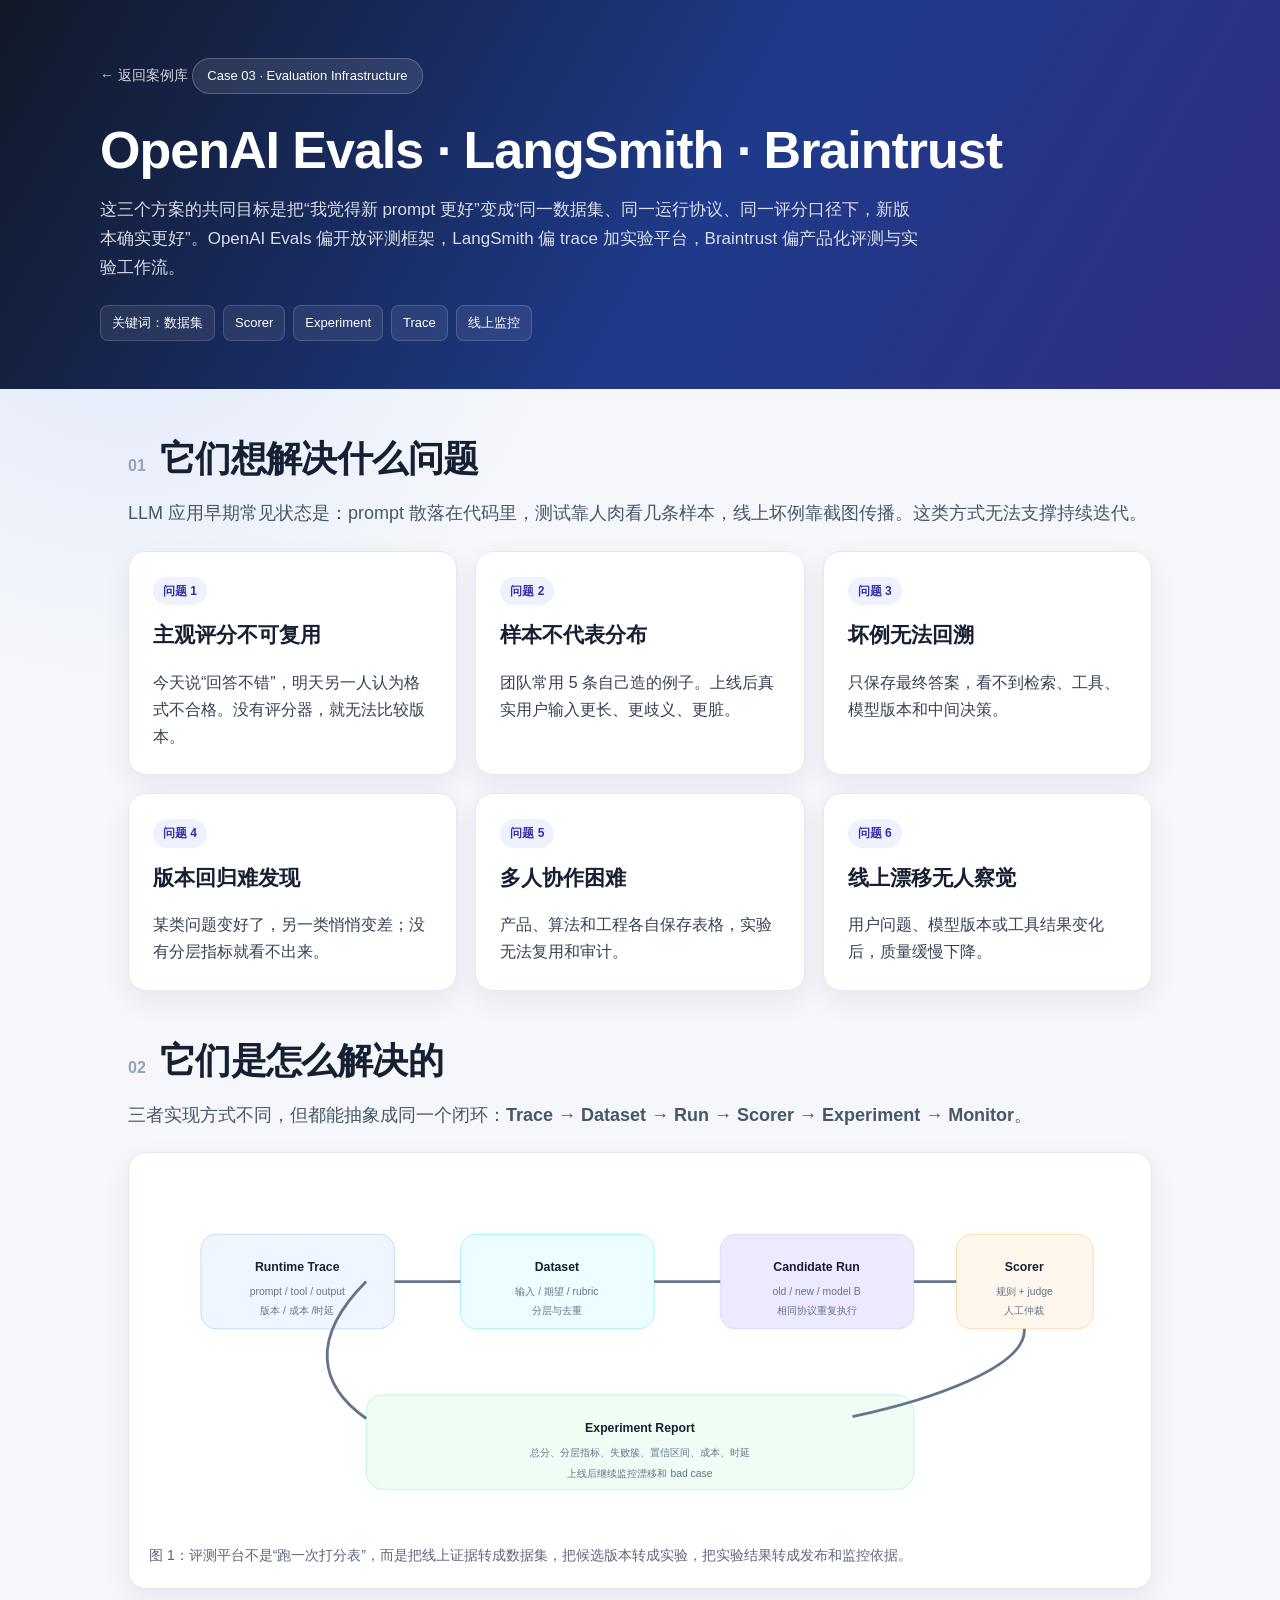
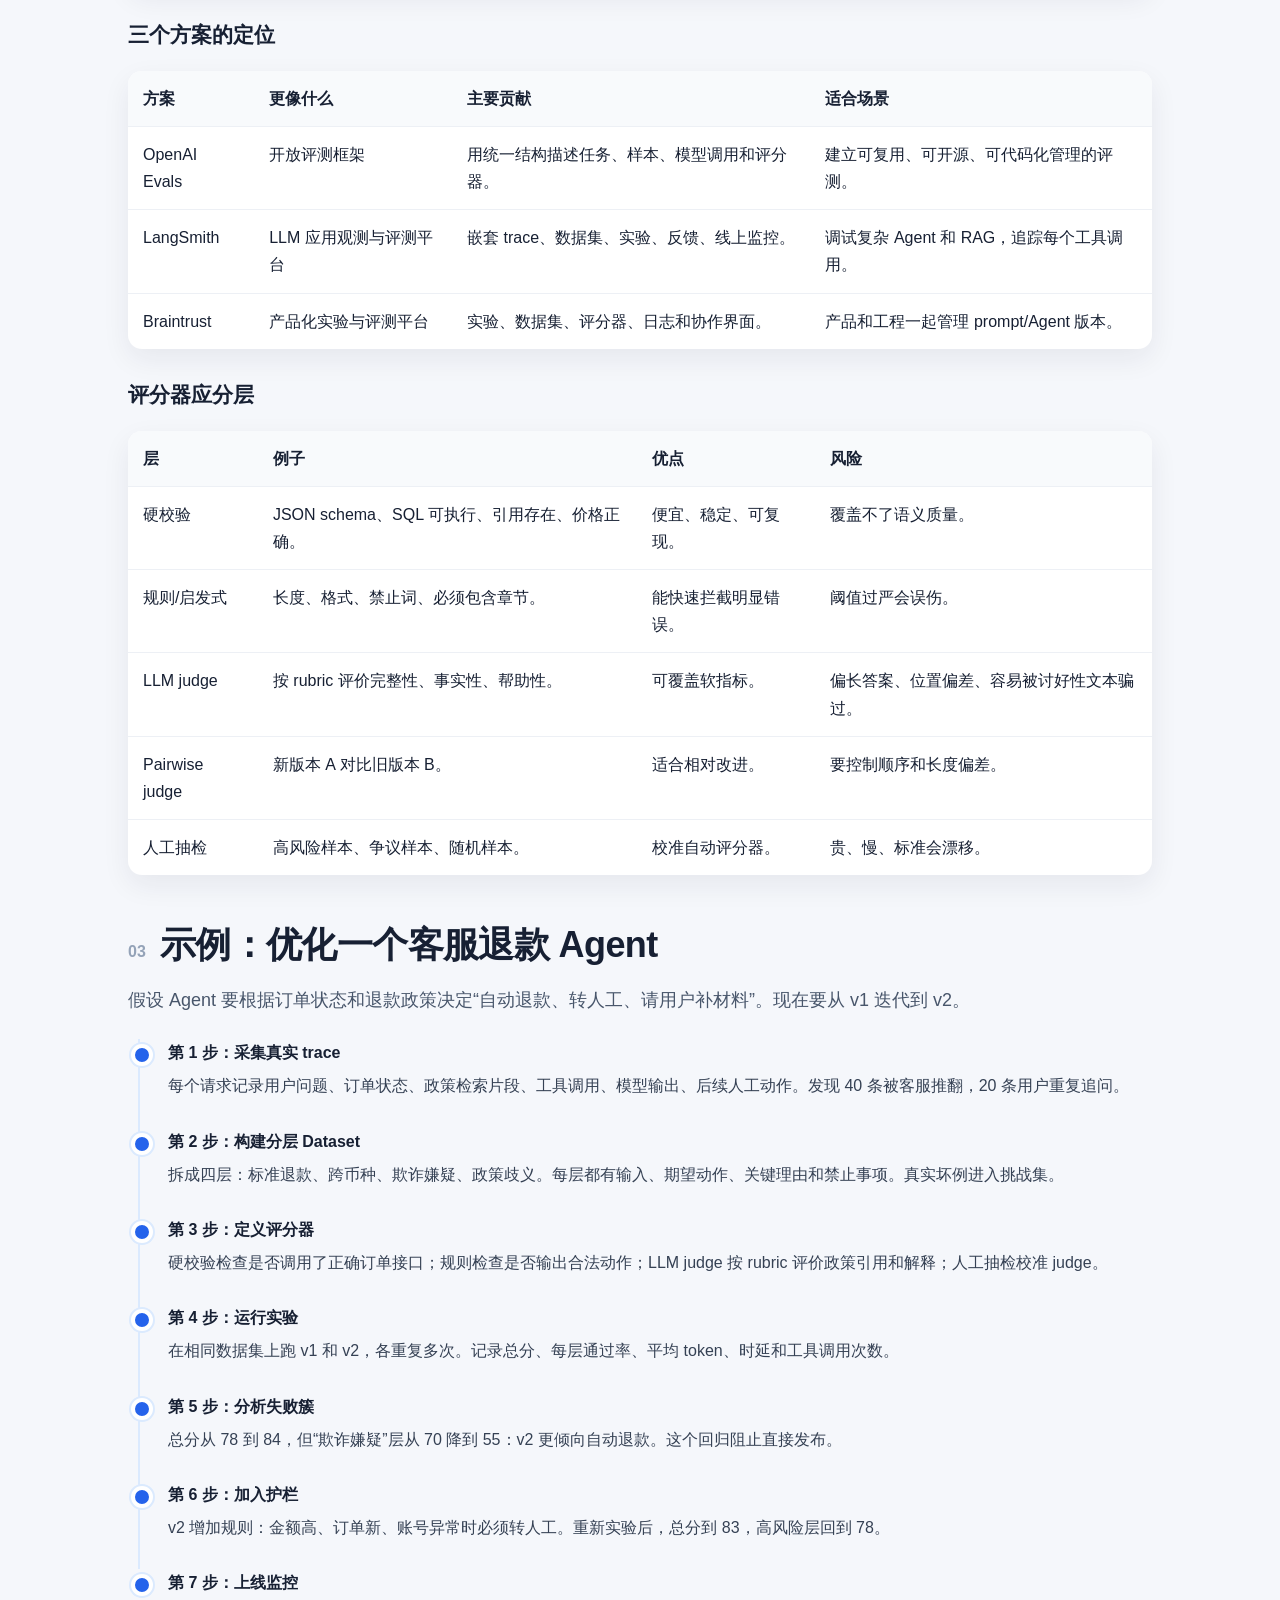
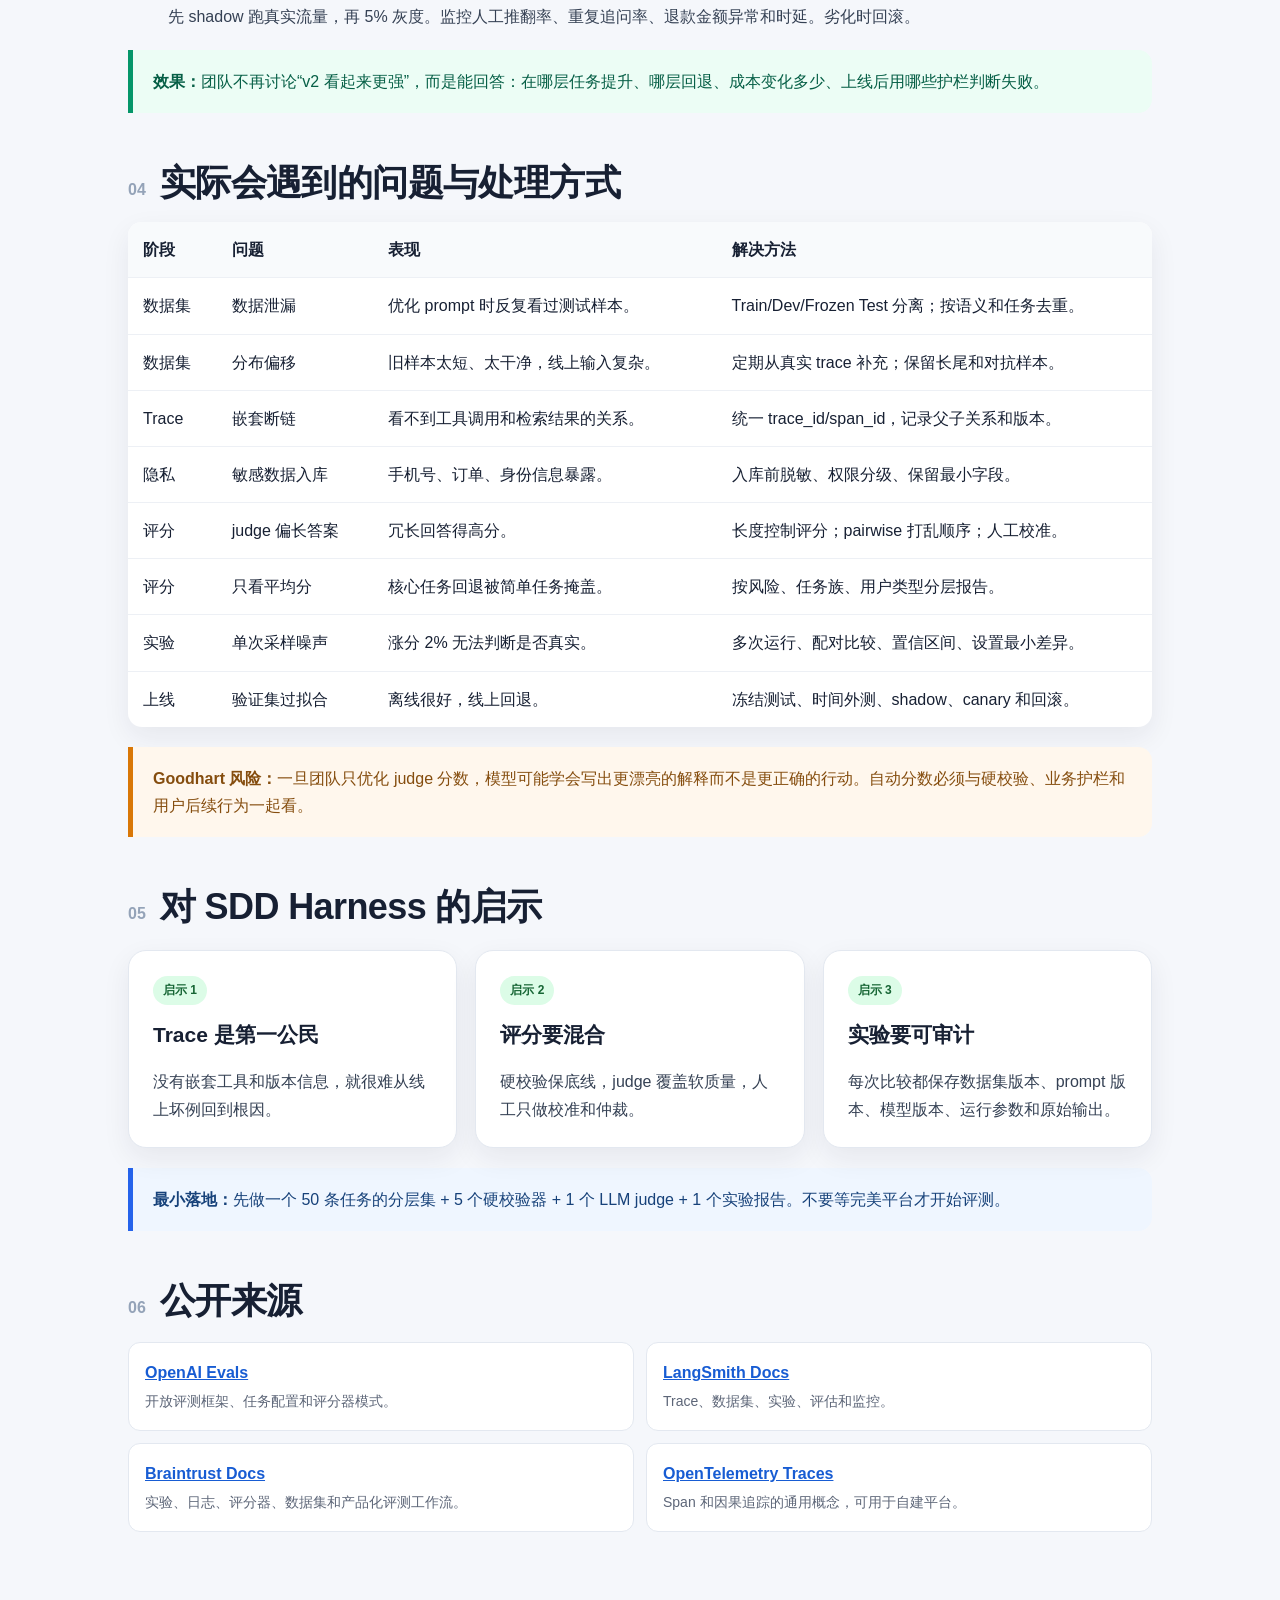
<file: industry/eval-platforms-openai-langsmith-braintrust.html>
<!doctype html>
<html lang="zh-CN">
<head>
  <meta charset="utf-8">
  <meta name="viewport" content="width=device-width, initial-scale=1">
  <title>Case 03 · OpenAI Evals · LangSmith · Braintrust</title>
  <link rel="stylesheet" href="case-common.css">
</head>
<body>
  <header class="hero">
    <div class="hero-inner">
      <a class="back" href="index.html">← 返回案例库</a>
      <div class="tag">Case 03 · Evaluation Infrastructure</div>
      <h1>OpenAI Evals · LangSmith · Braintrust</h1>
      <p>这三个方案的共同目标是把“我觉得新 prompt 更好”变成“同一数据集、同一运行协议、同一评分口径下，新版本确实更好”。OpenAI Evals 偏开放评测框架，LangSmith 偏 trace 加实验平台，Braintrust 偏产品化评测与实验工作流。</p>
      <div class="hero-meta">
        <span>关键词：数据集</span><span>Scorer</span><span>Experiment</span><span>Trace</span><span>线上监控</span>
      </div>
    </div>
  </header>

  <main>
    <section id="problem">
      <div class="section-head"><span class="no">01</span><h2>它们想解决什么问题</h2></div>
      <p class="lead">LLM 应用早期常见状态是：prompt 散落在代码里，测试靠人肉看几条样本，线上坏例靠截图传播。这类方式无法支撑持续迭代。</p>
      <div class="grid">
        <article class="card col-4"><div class="pill">问题 1</div><h3>主观评分不可复用</h3><p>今天说“回答不错”，明天另一人认为格式不合格。没有评分器，就无法比较版本。</p></article>
        <article class="card col-4"><div class="pill">问题 2</div><h3>样本不代表分布</h3><p>团队常用 5 条自己造的例子。上线后真实用户输入更长、更歧义、更脏。</p></article>
        <article class="card col-4"><div class="pill">问题 3</div><h3>坏例无法回溯</h3><p>只保存最终答案，看不到检索、工具、模型版本和中间决策。</p></article>
        <article class="card col-4"><div class="pill">问题 4</div><h3>版本回归难发现</h3><p>某类问题变好了，另一类悄悄变差；没有分层指标就看不出来。</p></article>
        <article class="card col-4"><div class="pill">问题 5</div><h3>多人协作困难</h3><p>产品、算法和工程各自保存表格，实验无法复用和审计。</p></article>
        <article class="card col-4"><div class="pill">问题 6</div><h3>线上漂移无人察觉</h3><p>用户问题、模型版本或工具结果变化后，质量缓慢下降。</p></article>
      </div>
    </section>

    <section id="mechanism">
      <div class="section-head"><span class="no">02</span><h2>它们是怎么解决的</h2></div>
      <p class="lead">三者实现方式不同，但都能抽象成同一个闭环：<strong>Trace → Dataset → Run → Scorer → Experiment → Monitor</strong>。</p>
      <figure>
        <svg viewBox="0 0 1040 380" role="img" aria-label="评测平台闭环">
          <rect x="55" y="65" width="205" height="100" rx="16" fill="#eff6ff" stroke="#bfdbfe"/>
          <text x="157" y="104" text-anchor="middle" class="st">Runtime Trace</text>
          <text x="157" y="129" text-anchor="middle" class="ss">prompt / tool / output</text>
          <text x="157" y="149" text-anchor="middle" class="ss">版本 / 成本 /时延</text>

          <rect x="330" y="65" width="205" height="100" rx="16" fill="#ecfeff" stroke="#a5f3fc"/>
          <text x="432" y="104" text-anchor="middle" class="st">Dataset</text>
          <text x="432" y="129" text-anchor="middle" class="ss">输入 / 期望 / rubric</text>
          <text x="432" y="149" text-anchor="middle" class="ss">分层与去重</text>

          <rect x="605" y="65" width="205" height="100" rx="16" fill="#ede9fe" stroke="#ddd6fe"/>
          <text x="707" y="104" text-anchor="middle" class="st">Candidate Run</text>
          <text x="707" y="129" text-anchor="middle" class="ss">old / new / model B</text>
          <text x="707" y="149" text-anchor="middle" class="ss">相同协议重复执行</text>

          <rect x="855" y="65" width="145" height="100" rx="16" fill="#fff7ed" stroke="#fed7aa"/>
          <text x="927" y="104" text-anchor="middle" class="st">Scorer</text>
          <text x="927" y="129" text-anchor="middle" class="ss">规则 + judge</text>
          <text x="927" y="149" text-anchor="middle" class="ss">人工仲裁</text>

          <rect x="230" y="235" width="580" height="100" rx="18" fill="#f0fdf4" stroke="#bbf7d0"/>
          <text x="520" y="274" text-anchor="middle" class="st">Experiment Report</text>
          <text x="520" y="300" text-anchor="middle" class="ss">总分、分层指标、失败簇、置信区间、成本、时延</text>
          <text x="520" y="322" text-anchor="middle" class="ss">上线后继续监控漂移和 bad case</text>

          <path d="M260 115H330M535 115H605M810 115H855M927 165C930 205 830 240 745 258" stroke="#64748b" stroke-width="3" fill="none"/>
          <path d="M230 115C170 175 180 225 230 260" stroke="#64748b" stroke-width="3" fill="none"/>
        </svg>
        <figcaption>图 1：评测平台不是“跑一次打分表”，而是把线上证据转成数据集，把候选版本转成实验，把实验结果转成发布和监控依据。</figcaption>
      </figure>

      <h3>三个方案的定位</h3>
      <table>
        <tr><th>方案</th><th>更像什么</th><th>主要贡献</th><th>适合场景</th></tr>
        <tr><td>OpenAI Evals</td><td>开放评测框架</td><td>用统一结构描述任务、样本、模型调用和评分器。</td><td>建立可复用、可开源、可代码化管理的评测。</td></tr>
        <tr><td>LangSmith</td><td>LLM 应用观测与评测平台</td><td>嵌套 trace、数据集、实验、反馈、线上监控。</td><td>调试复杂 Agent 和 RAG，追踪每个工具调用。</td></tr>
        <tr><td>Braintrust</td><td>产品化实验与评测平台</td><td>实验、数据集、评分器、日志和协作界面。</td><td>产品和工程一起管理 prompt/Agent 版本。</td></tr>
      </table>

      <h3>评分器应分层</h3>
      <table>
        <tr><th>层</th><th>例子</th><th>优点</th><th>风险</th></tr>
        <tr><td>硬校验</td><td>JSON schema、SQL 可执行、引用存在、价格正确。</td><td>便宜、稳定、可复现。</td><td>覆盖不了语义质量。</td></tr>
        <tr><td>规则/启发式</td><td>长度、格式、禁止词、必须包含章节。</td><td>能快速拦截明显错误。</td><td>阈值过严会误伤。</td></tr>
        <tr><td>LLM judge</td><td>按 rubric 评价完整性、事实性、帮助性。</td><td>可覆盖软指标。</td><td>偏长答案、位置偏差、容易被讨好性文本骗过。</td></tr>
        <tr><td>Pairwise judge</td><td>新版本 A 对比旧版本 B。</td><td>适合相对改进。</td><td>要控制顺序和长度偏差。</td></tr>
        <tr><td>人工抽检</td><td>高风险样本、争议样本、随机样本。</td><td>校准自动评分器。</td><td>贵、慢、标准会漂移。</td></tr>
      </table>
    </section>

    <section id="example">
      <div class="section-head"><span class="no">03</span><h2>示例：优化一个客服退款 Agent</h2></div>
      <p class="lead">假设 Agent 要根据订单状态和退款政策决定“自动退款、转人工、请用户补材料”。现在要从 v1 迭代到 v2。</p>
      <div class="timeline">
        <div class="step"><h4>第 1 步：采集真实 trace</h4><p>每个请求记录用户问题、订单状态、政策检索片段、工具调用、模型输出、后续人工动作。发现 40 条被客服推翻，20 条用户重复追问。</p></div>
        <div class="step"><h4>第 2 步：构建分层 Dataset</h4><p>拆成四层：标准退款、跨币种、欺诈嫌疑、政策歧义。每层都有输入、期望动作、关键理由和禁止事项。真实坏例进入挑战集。</p></div>
        <div class="step"><h4>第 3 步：定义评分器</h4><p>硬校验检查是否调用了正确订单接口；规则检查是否输出合法动作；LLM judge 按 rubric 评价政策引用和解释；人工抽检校准 judge。</p></div>
        <div class="step"><h4>第 4 步：运行实验</h4><p>在相同数据集上跑 v1 和 v2，各重复多次。记录总分、每层通过率、平均 token、时延和工具调用次数。</p></div>
        <div class="step"><h4>第 5 步：分析失败簇</h4><p>总分从 78 到 84，但“欺诈嫌疑”层从 70 降到 55：v2 更倾向自动退款。这个回归阻止直接发布。</p></div>
        <div class="step"><h4>第 6 步：加入护栏</h4><p>v2 增加规则：金额高、订单新、账号异常时必须转人工。重新实验后，总分到 83，高风险层回到 78。</p></div>
        <div class="step"><h4>第 7 步：上线监控</h4><p>先 shadow 跑真实流量，再 5% 灰度。监控人工推翻率、重复追问率、退款金额异常和时延。劣化时回滚。</p></div>
      </div>
      <div class="good"><strong>效果：</strong>团队不再讨论“v2 看起来更强”，而是能回答：在哪层任务提升、哪层回退、成本变化多少、上线后用哪些护栏判断失败。</div>
    </section>

    <section id="risks">
      <div class="section-head"><span class="no">04</span><h2>实际会遇到的问题与处理方式</h2></div>
      <table>
        <tr><th>阶段</th><th>问题</th><th>表现</th><th>解决方法</th></tr>
        <tr><td>数据集</td><td>数据泄漏</td><td>优化 prompt 时反复看过测试样本。</td><td>Train/Dev/Frozen Test 分离；按语义和任务去重。</td></tr>
        <tr><td>数据集</td><td>分布偏移</td><td>旧样本太短、太干净，线上输入复杂。</td><td>定期从真实 trace 补充；保留长尾和对抗样本。</td></tr>
        <tr><td>Trace</td><td>嵌套断链</td><td>看不到工具调用和检索结果的关系。</td><td>统一 trace_id/span_id，记录父子关系和版本。</td></tr>
        <tr><td>隐私</td><td>敏感数据入库</td><td>手机号、订单、身份信息暴露。</td><td>入库前脱敏、权限分级、保留最小字段。</td></tr>
        <tr><td>评分</td><td>judge 偏长答案</td><td>冗长回答得高分。</td><td>长度控制评分；pairwise 打乱顺序；人工校准。</td></tr>
        <tr><td>评分</td><td>只看平均分</td><td>核心任务回退被简单任务掩盖。</td><td>按风险、任务族、用户类型分层报告。</td></tr>
        <tr><td>实验</td><td>单次采样噪声</td><td>涨分 2% 无法判断是否真实。</td><td>多次运行、配对比较、置信区间、设置最小差异。</td></tr>
        <tr><td>上线</td><td>验证集过拟合</td><td>离线很好，线上回退。</td><td>冻结测试、时间外测、shadow、canary 和回滚。</td></tr>
      </table>
      <div class="warn"><strong>Goodhart 风险：</strong>一旦团队只优化 judge 分数，模型可能学会写出更漂亮的解释而不是更正确的行动。自动分数必须与硬校验、业务护栏和用户后续行为一起看。</div>
    </section>

    <section id="lessons">
      <div class="section-head"><span class="no">05</span><h2>对 SDD Harness 的启示</h2></div>
      <div class="grid">
        <article class="card col-4"><div class="pill green">启示 1</div><h3>Trace 是第一公民</h3><p>没有嵌套工具和版本信息，就很难从线上坏例回到根因。</p></article>
        <article class="card col-4"><div class="pill green">启示 2</div><h3>评分要混合</h3><p>硬校验保底线，judge 覆盖软质量，人工只做校准和仲裁。</p></article>
        <article class="card col-4"><div class="pill green">启示 3</div><h3>实验要可审计</h3><p>每次比较都保存数据集版本、prompt 版本、模型版本、运行参数和原始输出。</p></article>
      </div>
      <div class="note"><strong>最小落地：</strong>先做一个 50 条任务的分层集 + 5 个硬校验器 + 1 个 LLM judge + 1 个实验报告。不要等完美平台才开始评测。</div>
    </section>

    <section id="sources">
      <div class="section-head"><span class="no">06</span><h2>公开来源</h2></div>
      <div class="sources">
        <div class="source"><b><a href="https://github.com/openai/evals" target="_blank" rel="noopener">OpenAI Evals</a></b><span>开放评测框架、任务配置和评分器模式。</span></div>
        <div class="source"><b><a href="https://docs.smith.langchain.com/" target="_blank" rel="noopener">LangSmith Docs</a></b><span>Trace、数据集、实验、评估和监控。</span></div>
        <div class="source"><b><a href="https://www.braintrust.dev/docs" target="_blank" rel="noopener">Braintrust Docs</a></b><span>实验、日志、评分器、数据集和产品化评测工作流。</span></div>
        <div class="source"><b><a href="https://opentelemetry.io/docs/concepts/signals/traces/" target="_blank" rel="noopener">OpenTelemetry Traces</a></b><span>Span 和因果追踪的通用概念，可用于自建平台。</span></div>
      </div>
    </section>
  </main>
</body>
</html>
</file>
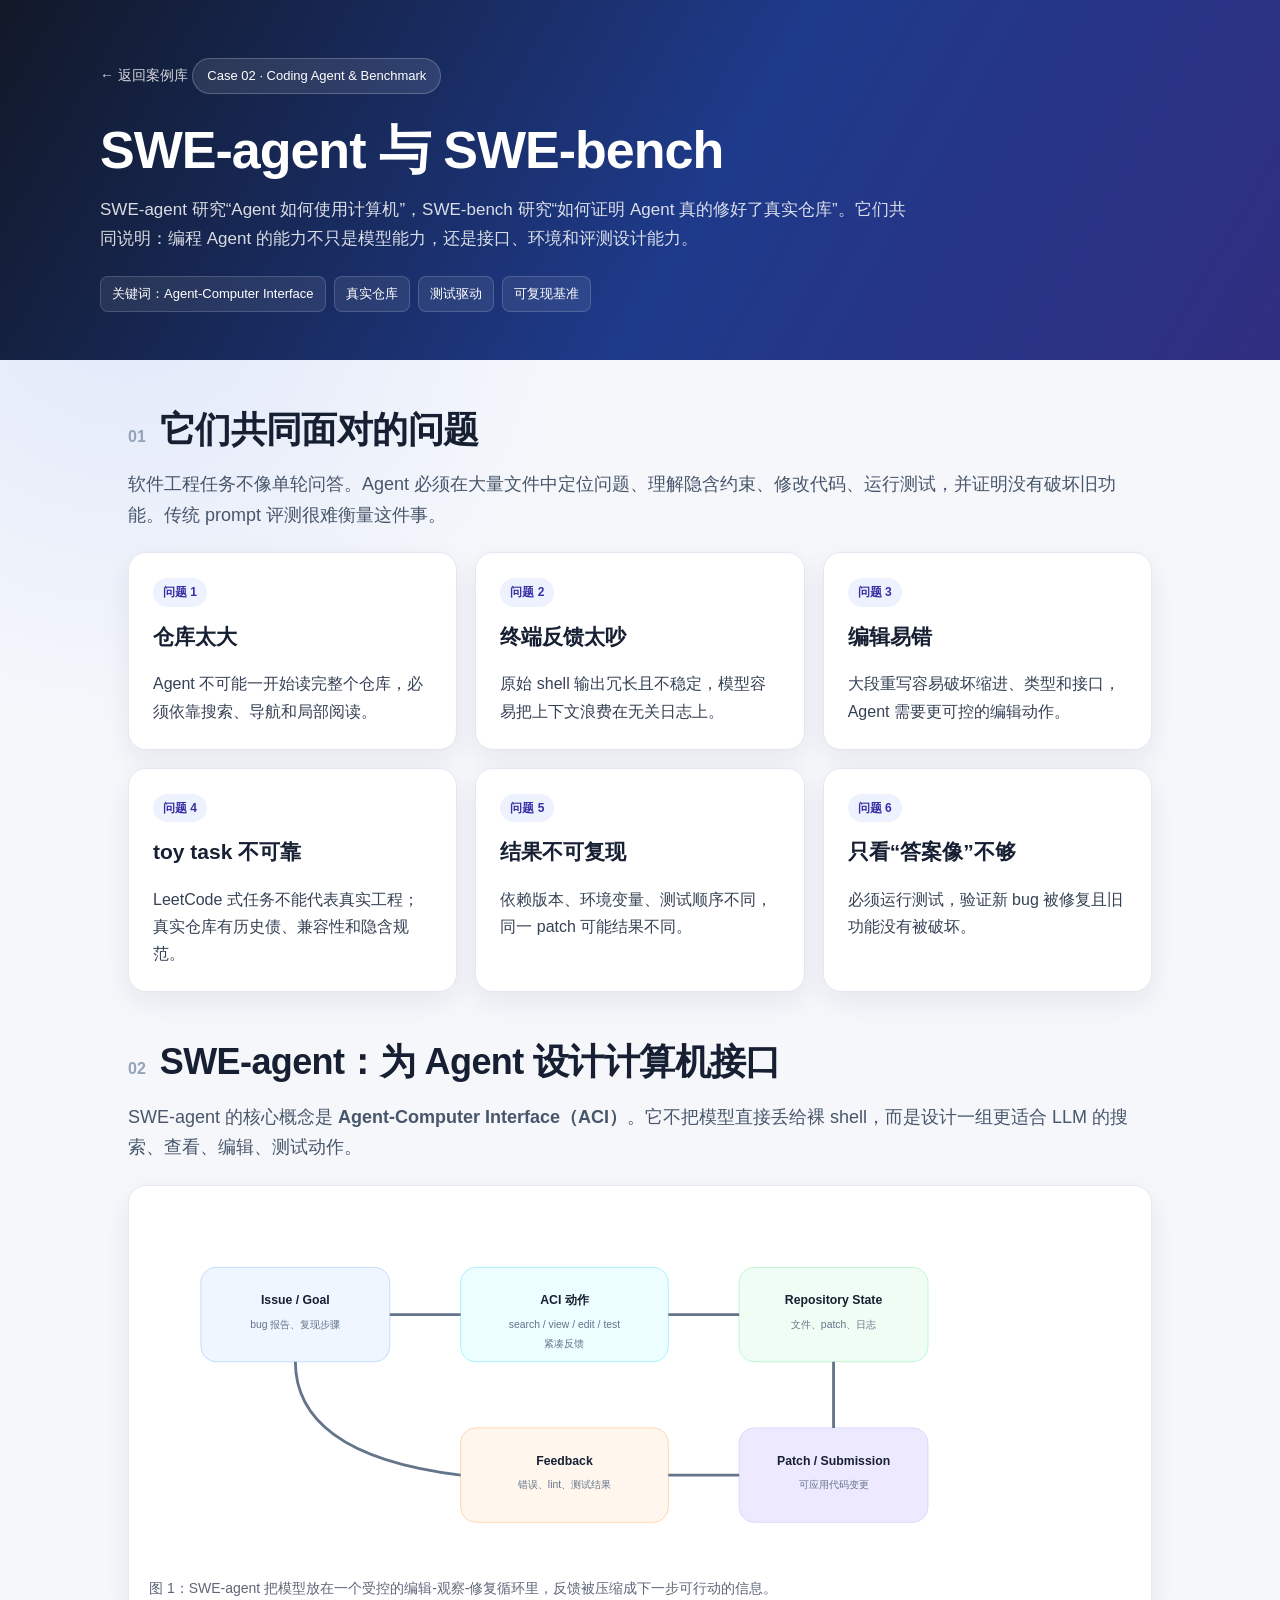
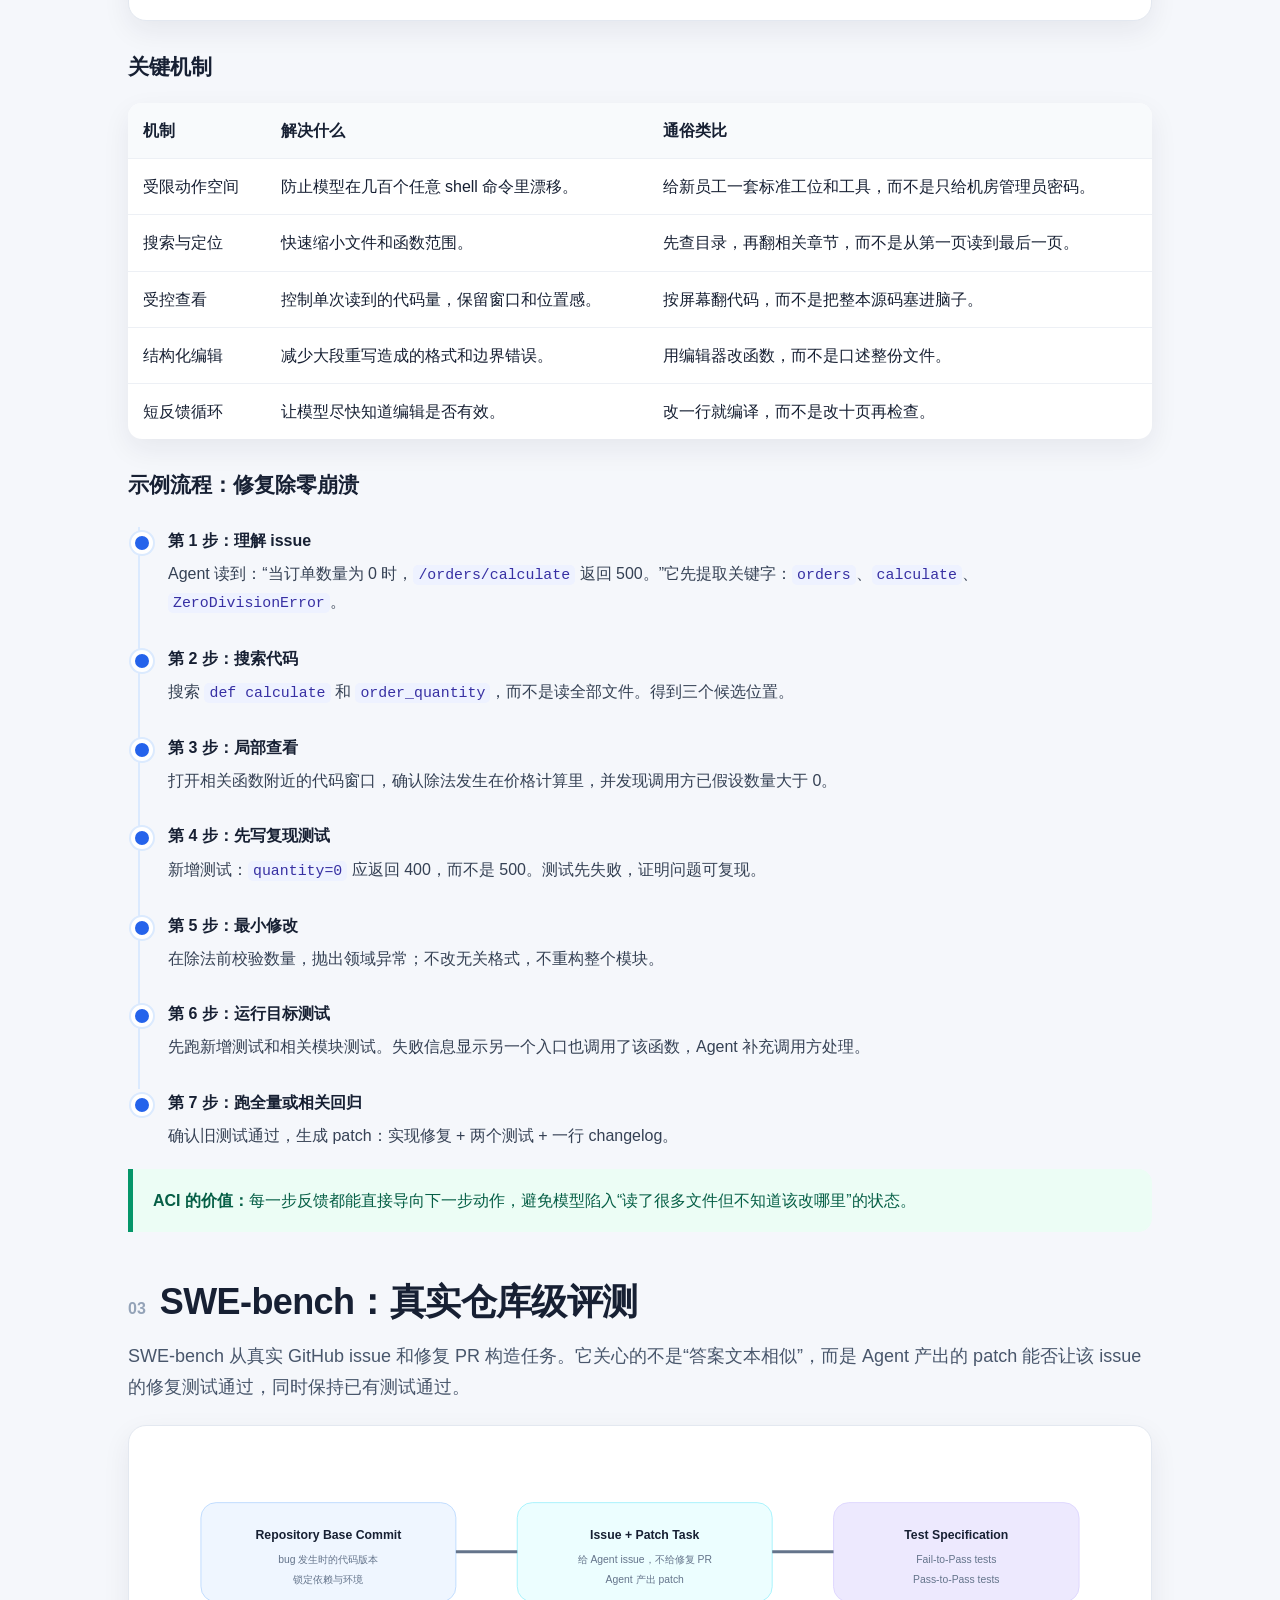
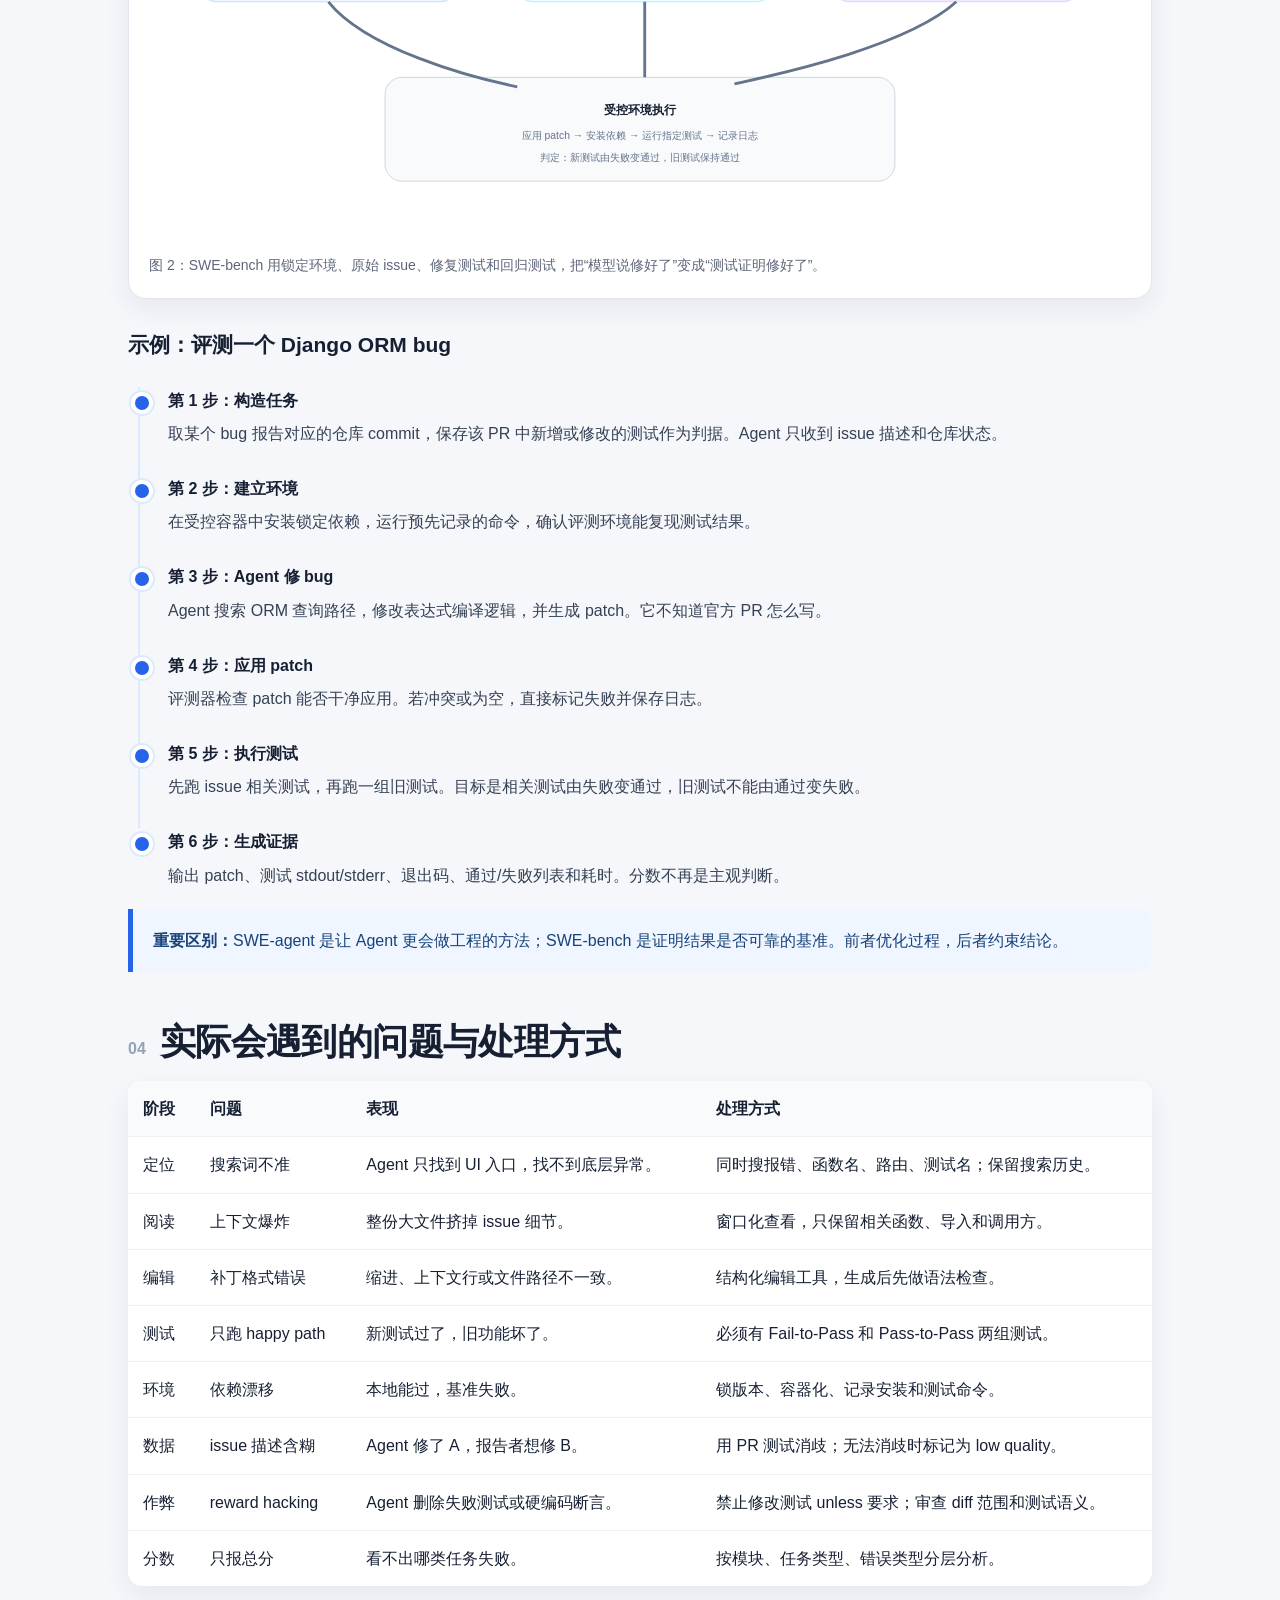
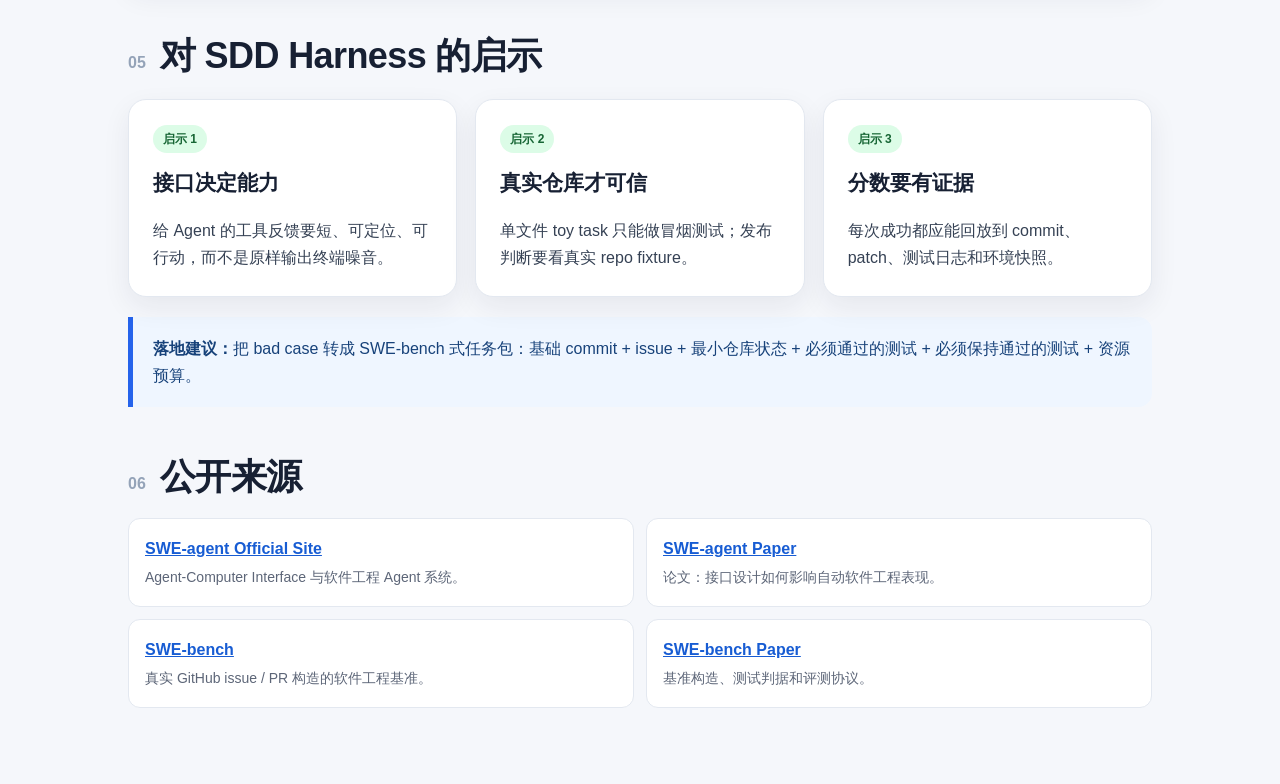
<file: industry/swe-agent-and-swe-bench.html>
<!doctype html>
<html lang="zh-CN">
<head>
  <meta charset="utf-8">
  <meta name="viewport" content="width=device-width, initial-scale=1">
  <title>Case 02 · SWE-agent 与 SWE-bench</title>
  <link rel="stylesheet" href="case-common.css">
</head>
<body>
  <header class="hero">
    <div class="hero-inner">
      <a class="back" href="index.html">← 返回案例库</a>
      <div class="tag">Case 02 · Coding Agent & Benchmark</div>
      <h1>SWE-agent 与 SWE-bench</h1>
      <p>SWE-agent 研究“Agent 如何使用计算机”，SWE-bench 研究“如何证明 Agent 真的修好了真实仓库”。它们共同说明：编程 Agent 的能力不只是模型能力，还是接口、环境和评测设计能力。</p>
      <div class="hero-meta">
        <span>关键词：Agent-Computer Interface</span><span>真实仓库</span><span>测试驱动</span><span>可复现基准</span>
      </div>
    </div>
  </header>

  <main>
    <section id="problem">
      <div class="section-head"><span class="no">01</span><h2>它们共同面对的问题</h2></div>
      <p class="lead">软件工程任务不像单轮问答。Agent 必须在大量文件中定位问题、理解隐含约束、修改代码、运行测试，并证明没有破坏旧功能。传统 prompt 评测很难衡量这件事。</p>
      <div class="grid">
        <article class="card col-4"><div class="pill">问题 1</div><h3>仓库太大</h3><p>Agent 不可能一开始读完整个仓库，必须依靠搜索、导航和局部阅读。</p></article>
        <article class="card col-4"><div class="pill">问题 2</div><h3>终端反馈太吵</h3><p>原始 shell 输出冗长且不稳定，模型容易把上下文浪费在无关日志上。</p></article>
        <article class="card col-4"><div class="pill">问题 3</div><h3>编辑易错</h3><p>大段重写容易破坏缩进、类型和接口，Agent 需要更可控的编辑动作。</p></article>
        <article class="card col-4"><div class="pill">问题 4</div><h3> toy task 不可靠</h3><p>LeetCode 式任务不能代表真实工程；真实仓库有历史债、兼容性和隐含规范。</p></article>
        <article class="card col-4"><div class="pill">问题 5</div><h3>结果不可复现</h3><p>依赖版本、环境变量、测试顺序不同，同一 patch 可能结果不同。</p></article>
        <article class="card col-4"><div class="pill">问题 6</div><h3>只看“答案像”不够</h3><p>必须运行测试，验证新 bug 被修复且旧功能没有被破坏。</p></article>
      </div>
    </section>

    <section id="swe-agent">
      <div class="section-head"><span class="no">02</span><h2>SWE-agent：为 Agent 设计计算机接口</h2></div>
      <p class="lead">SWE-agent 的核心概念是 <strong>Agent-Computer Interface（ACI）</strong>。它不把模型直接丢给裸 shell，而是设计一组更适合 LLM 的搜索、查看、编辑、测试动作。</p>
      <figure>
        <svg viewBox="0 0 1040 380" role="img" aria-label="SWE-agent ACI 循环">
          <rect x="55" y="65" width="200" height="100" rx="16" fill="#eff6ff" stroke="#bfdbfe"/>
          <text x="155" y="104" text-anchor="middle" class="st">Issue / Goal</text>
          <text x="155" y="129" text-anchor="middle" class="ss">bug 报告、复现步骤</text>

          <rect x="330" y="65" width="220" height="100" rx="16" fill="#ecfeff" stroke="#a5f3fc"/>
          <text x="440" y="104" text-anchor="middle" class="st">ACI 动作</text>
          <text x="440" y="129" text-anchor="middle" class="ss">search / view / edit / test</text>
          <text x="440" y="149" text-anchor="middle" class="ss">紧凑反馈</text>

          <rect x="625" y="65" width="200" height="100" rx="16" fill="#f0fdf4" stroke="#bbf7d0"/>
          <text x="725" y="104" text-anchor="middle" class="st">Repository State</text>
          <text x="725" y="129" text-anchor="middle" class="ss">文件、patch、日志</text>

          <rect x="330" y="235" width="220" height="100" rx="16" fill="#fff7ed" stroke="#fed7aa"/>
          <text x="440" y="274" text-anchor="middle" class="st">Feedback</text>
          <text x="440" y="299" text-anchor="middle" class="ss">错误、lint、测试结果</text>

          <rect x="625" y="235" width="200" height="100" rx="16" fill="#ede9fe" stroke="#ddd6fe"/>
          <text x="725" y="274" text-anchor="middle" class="st">Patch / Submission</text>
          <text x="725" y="299" text-anchor="middle" class="ss">可应用代码变更</text>

          <path d="M255 115H330M550 115H625M725 165V235M625 285H550M330 285C205 270 155 225 155 165" stroke="#64748b" stroke-width="3" fill="none"/>
        </svg>
        <figcaption>图 1：SWE-agent 把模型放在一个受控的编辑-观察-修复循环里，反馈被压缩成下一步可行动的信息。</figcaption>
      </figure>

      <h3>关键机制</h3>
      <table>
        <tr><th>机制</th><th>解决什么</th><th>通俗类比</th></tr>
        <tr><td>受限动作空间</td><td>防止模型在几百个任意 shell 命令里漂移。</td><td>给新员工一套标准工位和工具，而不是只给机房管理员密码。</td></tr>
        <tr><td>搜索与定位</td><td>快速缩小文件和函数范围。</td><td>先查目录，再翻相关章节，而不是从第一页读到最后一页。</td></tr>
        <tr><td>受控查看</td><td>控制单次读到的代码量，保留窗口和位置感。</td><td>按屏幕翻代码，而不是把整本源码塞进脑子。</td></tr>
        <tr><td>结构化编辑</td><td>减少大段重写造成的格式和边界错误。</td><td>用编辑器改函数，而不是口述整份文件。</td></tr>
        <tr><td>短反馈循环</td><td>让模型尽快知道编辑是否有效。</td><td>改一行就编译，而不是改十页再检查。</td></tr>
      </table>

      <h3>示例流程：修复除零崩溃</h3>
      <div class="timeline">
        <div class="step"><h4>第 1 步：理解 issue</h4><p>Agent 读到：“当订单数量为 0 时，<code>/orders/calculate</code> 返回 500。”它先提取关键字：<code>orders</code>、<code>calculate</code>、<code>ZeroDivisionError</code>。</p></div>
        <div class="step"><h4>第 2 步：搜索代码</h4><p>搜索 <code>def calculate</code> 和 <code>order_quantity</code>，而不是读全部文件。得到三个候选位置。</p></div>
        <div class="step"><h4>第 3 步：局部查看</h4><p>打开相关函数附近的代码窗口，确认除法发生在价格计算里，并发现调用方已假设数量大于 0。</p></div>
        <div class="step"><h4>第 4 步：先写复现测试</h4><p>新增测试：<code>quantity=0</code> 应返回 400，而不是 500。测试先失败，证明问题可复现。</p></div>
        <div class="step"><h4>第 5 步：最小修改</h4><p>在除法前校验数量，抛出领域异常；不改无关格式，不重构整个模块。</p></div>
        <div class="step"><h4>第 6 步：运行目标测试</h4><p>先跑新增测试和相关模块测试。失败信息显示另一个入口也调用了该函数，Agent 补充调用方处理。</p></div>
        <div class="step"><h4>第 7 步：跑全量或相关回归</h4><p>确认旧测试通过，生成 patch：实现修复 + 两个测试 + 一行 changelog。</p></div>
      </div>
      <div class="good"><strong>ACI 的价值：</strong>每一步反馈都能直接导向下一步动作，避免模型陷入“读了很多文件但不知道该改哪里”的状态。</div>
    </section>

    <section id="swe-bench">
      <div class="section-head"><span class="no">03</span><h2>SWE-bench：真实仓库级评测</h2></div>
      <p class="lead">SWE-bench 从真实 GitHub issue 和修复 PR 构造任务。它关心的不是“答案文本相似”，而是 Agent 产出的 patch 能否让该 issue 的修复测试通过，同时保持已有测试通过。</p>
      <figure>
        <svg viewBox="0 0 1040 420" role="img" aria-label="SWE-bench 评测结构">
          <rect x="55" y="60" width="270" height="105" rx="16" fill="#eff6ff" stroke="#bfdbfe"/>
          <text x="190" y="99" text-anchor="middle" class="st">Repository Base Commit</text>
          <text x="190" y="124" text-anchor="middle" class="ss">bug 发生时的代码版本</text>
          <text x="190" y="145" text-anchor="middle" class="ss">锁定依赖与环境</text>

          <rect x="390" y="60" width="270" height="105" rx="16" fill="#ecfeff" stroke="#a5f3fc"/>
          <text x="525" y="99" text-anchor="middle" class="st">Issue + Patch Task</text>
          <text x="525" y="124" text-anchor="middle" class="ss">给 Agent issue，不给修复 PR</text>
          <text x="525" y="145" text-anchor="middle" class="ss">Agent 产出 patch</text>

          <rect x="725" y="60" width="260" height="105" rx="16" fill="#ede9fe" stroke="#ddd6fe"/>
          <text x="855" y="99" text-anchor="middle" class="st">Test Specification</text>
          <text x="855" y="124" text-anchor="middle" class="ss">Fail-to-Pass tests</text>
          <text x="855" y="145" text-anchor="middle" class="ss">Pass-to-Pass tests</text>

          <rect x="250" y="245" width="540" height="110" rx="18" fill="#f8fafc" stroke="#cbd5e1"/>
          <text x="520" y="284" text-anchor="middle" class="st">受控环境执行</text>
          <text x="520" y="310" text-anchor="middle" class="ss">应用 patch → 安装依赖 → 运行指定测试 → 记录日志</text>
          <text x="520" y="334" text-anchor="middle" class="ss">判定：新测试由失败变通过，旧测试保持通过</text>

          <path d="M325 112H390M660 112H725M525 165V245M855 165C800 215 650 245 620 252M190 165C230 215 340 245 390 255" stroke="#64748b" stroke-width="3" fill="none"/>
        </svg>
        <figcaption>图 2：SWE-bench 用锁定环境、原始 issue、修复测试和回归测试，把“模型说修好了”变成“测试证明修好了”。</figcaption>
      </figure>

      <h3>示例：评测一个 Django ORM bug</h3>
      <div class="timeline">
        <div class="step"><h4>第 1 步：构造任务</h4><p>取某个 bug 报告对应的仓库 commit，保存该 PR 中新增或修改的测试作为判据。Agent 只收到 issue 描述和仓库状态。</p></div>
        <div class="step"><h4>第 2 步：建立环境</h4><p>在受控容器中安装锁定依赖，运行预先记录的命令，确认评测环境能复现测试结果。</p></div>
        <div class="step"><h4>第 3 步：Agent 修 bug</h4><p>Agent 搜索 ORM 查询路径，修改表达式编译逻辑，并生成 patch。它不知道官方 PR 怎么写。</p></div>
        <div class="step"><h4>第 4 步：应用 patch</h4><p>评测器检查 patch 能否干净应用。若冲突或为空，直接标记失败并保存日志。</p></div>
        <div class="step"><h4>第 5 步：执行测试</h4><p>先跑 issue 相关测试，再跑一组旧测试。目标是相关测试由失败变通过，旧测试不能由通过变失败。</p></div>
        <div class="step"><h4>第 6 步：生成证据</h4><p>输出 patch、测试 stdout/stderr、退出码、通过/失败列表和耗时。分数不再是主观判断。</p></div>
      </div>
      <div class="note"><strong>重要区别：</strong>SWE-agent 是让 Agent 更会做工程的方法；SWE-bench 是证明结果是否可靠的基准。前者优化过程，后者约束结论。</div>
    </section>

    <section id="risks">
      <div class="section-head"><span class="no">04</span><h2>实际会遇到的问题与处理方式</h2></div>
      <table>
        <tr><th>阶段</th><th>问题</th><th>表现</th><th>处理方式</th></tr>
        <tr><td>定位</td><td>搜索词不准</td><td>Agent 只找到 UI 入口，找不到底层异常。</td><td>同时搜报错、函数名、路由、测试名；保留搜索历史。</td></tr>
        <tr><td>阅读</td><td>上下文爆炸</td><td>整份大文件挤掉 issue 细节。</td><td>窗口化查看，只保留相关函数、导入和调用方。</td></tr>
        <tr><td>编辑</td><td>补丁格式错误</td><td>缩进、上下文行或文件路径不一致。</td><td>结构化编辑工具，生成后先做语法检查。</td></tr>
        <tr><td>测试</td><td>只跑 happy path</td><td>新测试过了，旧功能坏了。</td><td>必须有 Fail-to-Pass 和 Pass-to-Pass 两组测试。</td></tr>
        <tr><td>环境</td><td>依赖漂移</td><td>本地能过，基准失败。</td><td>锁版本、容器化、记录安装和测试命令。</td></tr>
        <tr><td>数据</td><td>issue 描述含糊</td><td>Agent 修了 A，报告者想修 B。</td><td>用 PR 测试消歧；无法消歧时标记为 low quality。</td></tr>
        <tr><td>作弊</td><td>reward hacking</td><td>Agent 删除失败测试或硬编码断言。</td><td>禁止修改测试 unless 要求；审查 diff 范围和测试语义。</td></tr>
        <tr><td>分数</td><td>只报总分</td><td>看不出哪类任务失败。</td><td>按模块、任务类型、错误类型分层分析。</td></tr>
      </table>
    </section>

    <section id="lessons">
      <div class="section-head"><span class="no">05</span><h2>对 SDD Harness 的启示</h2></div>
      <div class="grid">
        <article class="card col-4"><div class="pill green">启示 1</div><h3>接口决定能力</h3><p>给 Agent 的工具反馈要短、可定位、可行动，而不是原样输出终端噪音。</p></article>
        <article class="card col-4"><div class="pill green">启示 2</div><h3>真实仓库才可信</h3><p>单文件 toy task 只能做冒烟测试；发布判断要看真实 repo fixture。</p></article>
        <article class="card col-4"><div class="pill green">启示 3</div><h3>分数要有证据</h3><p>每次成功都应能回放到 commit、patch、测试日志和环境快照。</p></article>
      </div>
      <div class="note"><strong>落地建议：</strong>把 bad case 转成 SWE-bench 式任务包：基础 commit + issue + 最小仓库状态 + 必须通过的测试 + 必须保持通过的测试 + 资源预算。</div>
    </section>

    <section id="sources">
      <div class="section-head"><span class="no">06</span><h2>公开来源</h2></div>
      <div class="sources">
        <div class="source"><b><a href="https://swe-agent.com/" target="_blank" rel="noopener">SWE-agent Official Site</a></b><span>Agent-Computer Interface 与软件工程 Agent 系统。</span></div>
        <div class="source"><b><a href="https://arxiv.org/abs/2405.15793" target="_blank" rel="noopener">SWE-agent Paper</a></b><span>论文：接口设计如何影响自动软件工程表现。</span></div>
        <div class="source"><b><a href="https://www.swebench.com/" target="_blank" rel="noopener">SWE-bench</a></b><span>真实 GitHub issue / PR 构造的软件工程基准。</span></div>
        <div class="source"><b><a href="https://arxiv.org/abs/2310.06770" target="_blank" rel="noopener">SWE-bench Paper</a></b><span>基准构造、测试判据和评测协议。</span></div>
      </div>
    </section>
  </main>
</body>
</html>
</file>
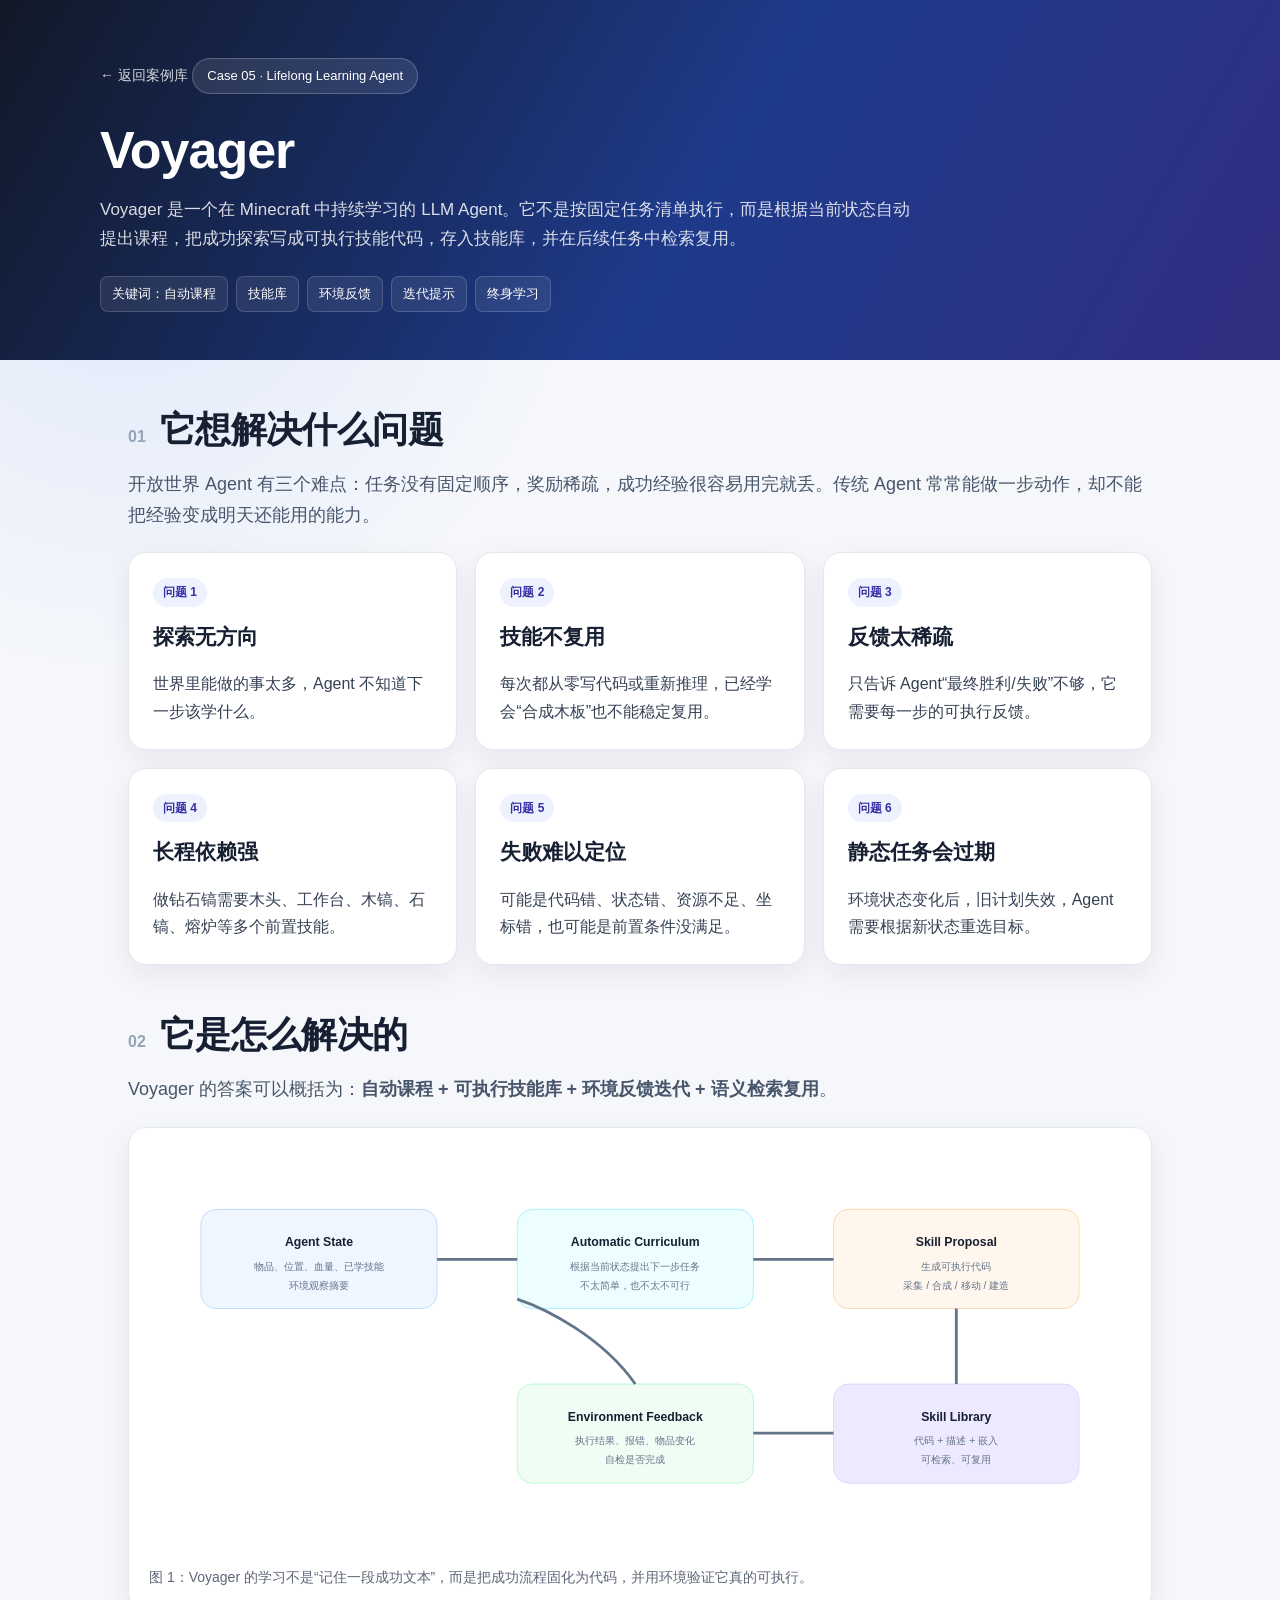
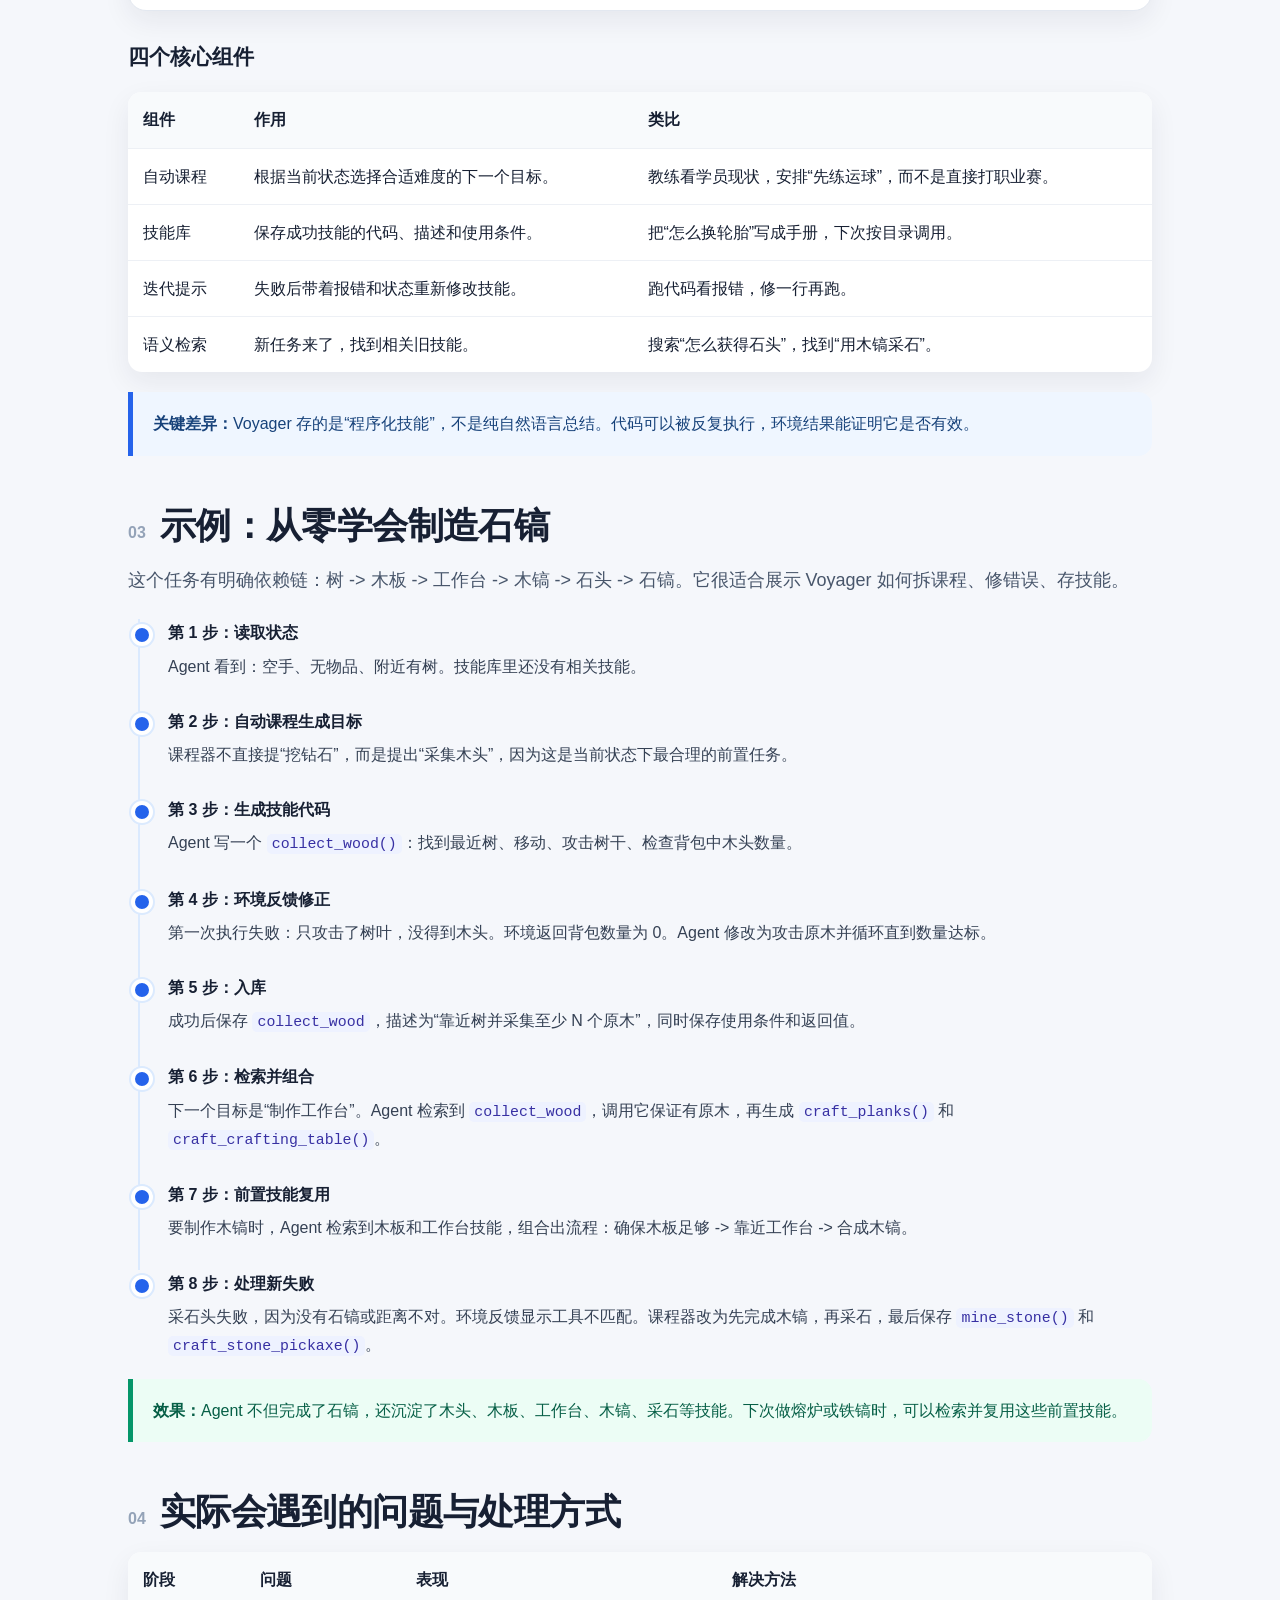
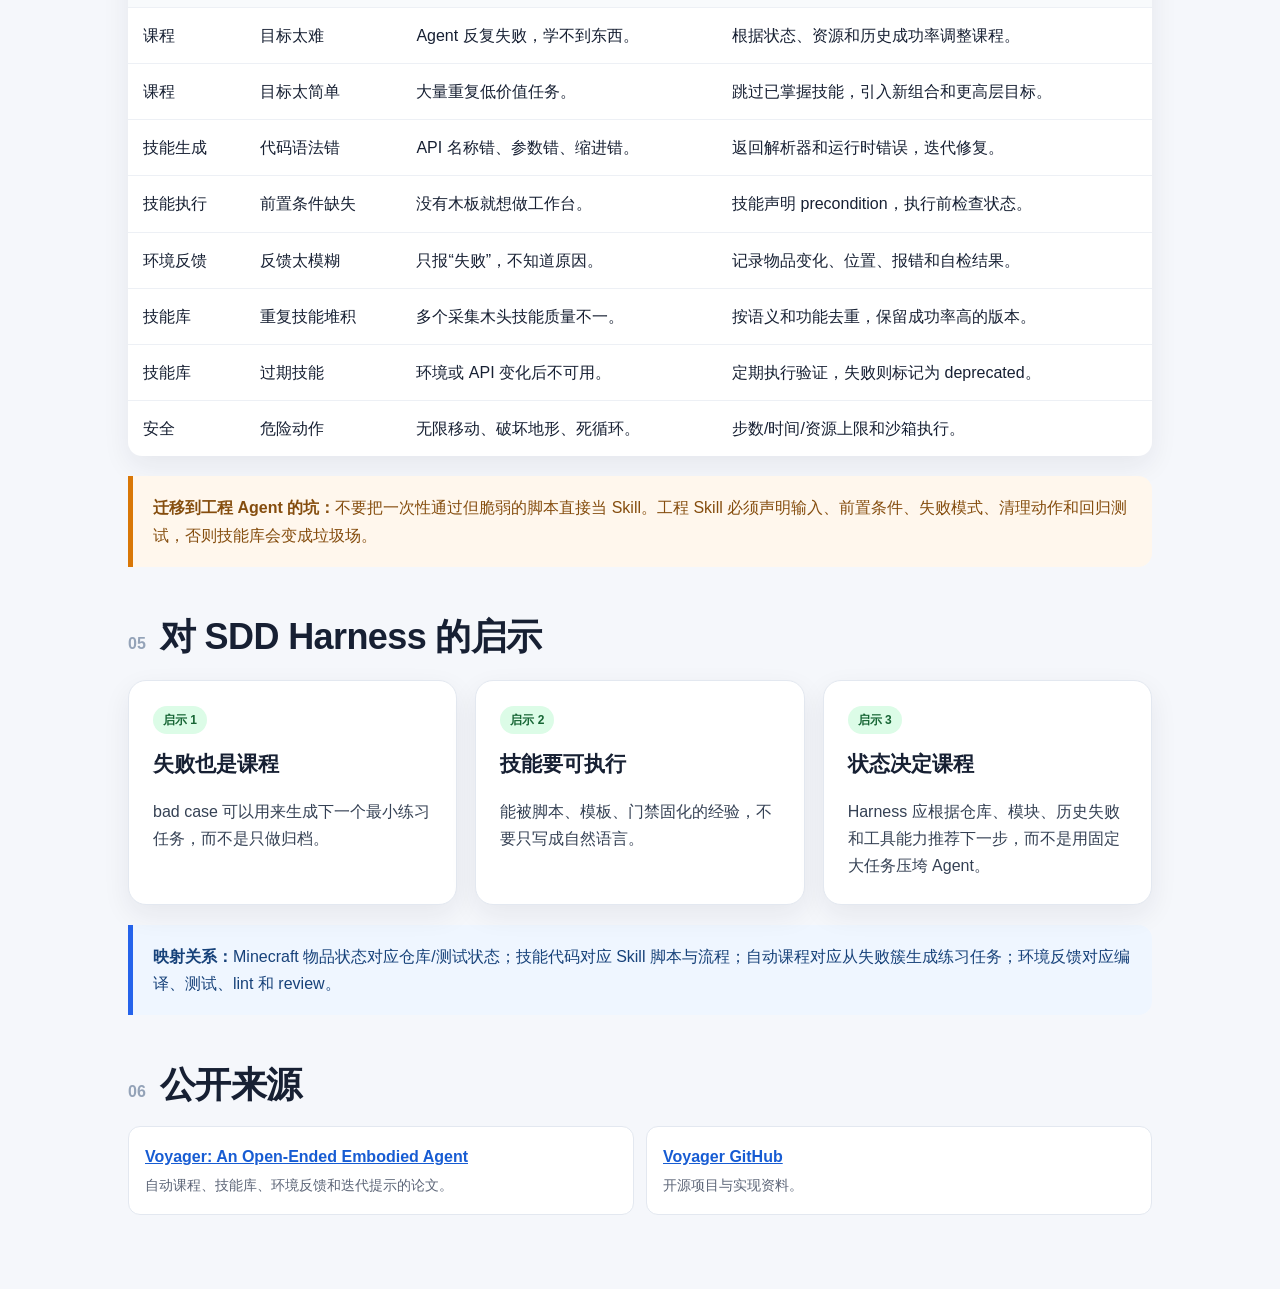
<file: industry/voyager.html>
<!doctype html>
<html lang="zh-CN">
<head>
  <meta charset="utf-8">
  <meta name="viewport" content="width=device-width, initial-scale=1">
  <title>Case 05 · Voyager</title>
  <link rel="stylesheet" href="case-common.css">
</head>
<body>
  <header class="hero">
    <div class="hero-inner">
      <a class="back" href="index.html">← 返回案例库</a>
      <div class="tag">Case 05 · Lifelong Learning Agent</div>
      <h1>Voyager</h1>
      <p>Voyager 是一个在 Minecraft 中持续学习的 LLM Agent。它不是按固定任务清单执行，而是根据当前状态自动提出课程，把成功探索写成可执行技能代码，存入技能库，并在后续任务中检索复用。</p>
      <div class="hero-meta">
        <span>关键词：自动课程</span><span>技能库</span><span>环境反馈</span><span>迭代提示</span><span>终身学习</span>
      </div>
    </div>
  </header>

  <main>
    <section id="problem">
      <div class="section-head"><span class="no">01</span><h2>它想解决什么问题</h2></div>
      <p class="lead">开放世界 Agent 有三个难点：任务没有固定顺序，奖励稀疏，成功经验很容易用完就丢。传统 Agent 常常能做一步动作，却不能把经验变成明天还能用的能力。</p>
      <div class="grid">
        <article class="card col-4"><div class="pill">问题 1</div><h3>探索无方向</h3><p>世界里能做的事太多，Agent 不知道下一步该学什么。</p></article>
        <article class="card col-4"><div class="pill">问题 2</div><h3>技能不复用</h3><p>每次都从零写代码或重新推理，已经学会“合成木板”也不能稳定复用。</p></article>
        <article class="card col-4"><div class="pill">问题 3</div><h3>反馈太稀疏</h3><p>只告诉 Agent“最终胜利/失败”不够，它需要每一步的可执行反馈。</p></article>
        <article class="card col-4"><div class="pill">问题 4</div><h3>长程依赖强</h3><p>做钻石镐需要木头、工作台、木镐、石镐、熔炉等多个前置技能。</p></article>
        <article class="card col-4"><div class="pill">问题 5</div><h3>失败难以定位</h3><p>可能是代码错、状态错、资源不足、坐标错，也可能是前置条件没满足。</p></article>
        <article class="card col-4"><div class="pill">问题 6</div><h3>静态任务会过期</h3><p>环境状态变化后，旧计划失效，Agent 需要根据新状态重选目标。</p></article>
      </div>
    </section>

    <section id="mechanism">
      <div class="section-head"><span class="no">02</span><h2>它是怎么解决的</h2></div>
      <p class="lead">Voyager 的答案可以概括为：<strong>自动课程 + 可执行技能库 + 环境反馈迭代 + 语义检索复用</strong>。</p>
      <figure>
        <svg viewBox="0 0 1040 430" role="img" aria-label="Voyager 闭环">
          <rect x="55" y="65" width="250" height="105" rx="16" fill="#eff6ff" stroke="#bfdbfe"/>
          <text x="180" y="104" text-anchor="middle" class="st">Agent State</text>
          <text x="180" y="129" text-anchor="middle" class="ss">物品、位置、血量、已学技能</text>
          <text x="180" y="149" text-anchor="middle" class="ss">环境观察摘要</text>

          <rect x="390" y="65" width="250" height="105" rx="16" fill="#ecfeff" stroke="#a5f3fc"/>
          <text x="515" y="104" text-anchor="middle" class="st">Automatic Curriculum</text>
          <text x="515" y="129" text-anchor="middle" class="ss">根据当前状态提出下一步任务</text>
          <text x="515" y="149" text-anchor="middle" class="ss">不太简单，也不太不可行</text>

          <rect x="725" y="65" width="260" height="105" rx="16" fill="#fff7ed" stroke="#fed7aa"/>
          <text x="855" y="104" text-anchor="middle" class="st">Skill Proposal</text>
          <text x="855" y="129" text-anchor="middle" class="ss">生成可执行代码</text>
          <text x="855" y="149" text-anchor="middle" class="ss">采集 / 合成 / 移动 / 建造</text>

          <rect x="390" y="250" width="250" height="105" rx="16" fill="#f0fdf4" stroke="#bbf7d0"/>
          <text x="515" y="289" text-anchor="middle" class="st">Environment Feedback</text>
          <text x="515" y="314" text-anchor="middle" class="ss">执行结果、报错、物品变化</text>
          <text x="515" y="334" text-anchor="middle" class="ss">自检是否完成</text>

          <rect x="725" y="250" width="260" height="105" rx="16" fill="#ede9fe" stroke="#ddd6fe"/>
          <text x="855" y="289" text-anchor="middle" class="st">Skill Library</text>
          <text x="855" y="314" text-anchor="middle" class="ss">代码 + 描述 + 嵌入</text>
          <text x="855" y="334" text-anchor="middle" class="ss">可检索、可复用</text>

          <path d="M305 118H390M640 118H725M855 170V250M725 302H640M515 250C480 200 420 170 390 160" stroke="#64748b" stroke-width="3" fill="none"/>
        </svg>
        <figcaption>图 1：Voyager 的学习不是“记住一段成功文本”，而是把成功流程固化为代码，并用环境验证它真的可执行。</figcaption>
      </figure>

      <h3>四个核心组件</h3>
      <table>
        <tr><th>组件</th><th>作用</th><th>类比</th></tr>
        <tr><td>自动课程</td><td>根据当前状态选择合适难度的下一个目标。</td><td>教练看学员现状，安排“先练运球”，而不是直接打职业赛。</td></tr>
        <tr><td>技能库</td><td>保存成功技能的代码、描述和使用条件。</td><td>把“怎么换轮胎”写成手册，下次按目录调用。</td></tr>
        <tr><td>迭代提示</td><td>失败后带着报错和状态重新修改技能。</td><td>跑代码看报错，修一行再跑。</td></tr>
        <tr><td>语义检索</td><td>新任务来了，找到相关旧技能。</td><td>搜索“怎么获得石头”，找到“用木镐采石”。</td></tr>
      </table>
      <div class="note"><strong>关键差异：</strong>Voyager 存的是“程序化技能”，不是纯自然语言总结。代码可以被反复执行，环境结果能证明它是否有效。</div>
    </section>

    <section id="example">
      <div class="section-head"><span class="no">03</span><h2>示例：从零学会制造石镐</h2></div>
      <p class="lead">这个任务有明确依赖链：树 -> 木板 -> 工作台 -> 木镐 -> 石头 -> 石镐。它很适合展示 Voyager 如何拆课程、修错误、存技能。</p>
      <div class="timeline">
        <div class="step"><h4>第 1 步：读取状态</h4><p>Agent 看到：空手、无物品、附近有树。技能库里还没有相关技能。</p></div>
        <div class="step"><h4>第 2 步：自动课程生成目标</h4><p>课程器不直接提“挖钻石”，而是提出“采集木头”，因为这是当前状态下最合理的前置任务。</p></div>
        <div class="step"><h4>第 3 步：生成技能代码</h4><p>Agent 写一个 <code>collect_wood()</code>：找到最近树、移动、攻击树干、检查背包中木头数量。</p></div>
        <div class="step"><h4>第 4 步：环境反馈修正</h4><p>第一次执行失败：只攻击了树叶，没得到木头。环境返回背包数量为 0。Agent 修改为攻击原木并循环直到数量达标。</p></div>
        <div class="step"><h4>第 5 步：入库</h4><p>成功后保存 <code>collect_wood</code>，描述为“靠近树并采集至少 N 个原木”，同时保存使用条件和返回值。</p></div>
        <div class="step"><h4>第 6 步：检索并组合</h4><p>下一个目标是“制作工作台”。Agent 检索到 <code>collect_wood</code>，调用它保证有原木，再生成 <code>craft_planks()</code> 和 <code>craft_crafting_table()</code>。</p></div>
        <div class="step"><h4>第 7 步：前置技能复用</h4><p>要制作木镐时，Agent 检索到木板和工作台技能，组合出流程：确保木板足够 -> 靠近工作台 -> 合成木镐。</p></div>
        <div class="step"><h4>第 8 步：处理新失败</h4><p>采石头失败，因为没有石镐或距离不对。环境反馈显示工具不匹配。课程器改为先完成木镐，再采石，最后保存 <code>mine_stone()</code> 和 <code>craft_stone_pickaxe()</code>。</p></div>
      </div>
      <div class="good"><strong>效果：</strong>Agent 不但完成了石镐，还沉淀了木头、木板、工作台、木镐、采石等技能。下次做熔炉或铁镐时，可以检索并复用这些前置技能。</div>
    </section>

    <section id="risks">
      <div class="section-head"><span class="no">04</span><h2>实际会遇到的问题与处理方式</h2></div>
      <table>
        <tr><th>阶段</th><th>问题</th><th>表现</th><th>解决方法</th></tr>
        <tr><td>课程</td><td>目标太难</td><td>Agent 反复失败，学不到东西。</td><td>根据状态、资源和历史成功率调整课程。</td></tr>
        <tr><td>课程</td><td>目标太简单</td><td>大量重复低价值任务。</td><td>跳过已掌握技能，引入新组合和更高层目标。</td></tr>
        <tr><td>技能生成</td><td>代码语法错</td><td>API 名称错、参数错、缩进错。</td><td>返回解析器和运行时错误，迭代修复。</td></tr>
        <tr><td>技能执行</td><td>前置条件缺失</td><td>没有木板就想做工作台。</td><td>技能声明 precondition，执行前检查状态。</td></tr>
        <tr><td>环境反馈</td><td>反馈太模糊</td><td>只报“失败”，不知道原因。</td><td>记录物品变化、位置、报错和自检结果。</td></tr>
        <tr><td>技能库</td><td>重复技能堆积</td><td>多个采集木头技能质量不一。</td><td>按语义和功能去重，保留成功率高的版本。</td></tr>
        <tr><td>技能库</td><td>过期技能</td><td>环境或 API 变化后不可用。</td><td>定期执行验证，失败则标记为 deprecated。</td></tr>
        <tr><td>安全</td><td>危险动作</td><td>无限移动、破坏地形、死循环。</td><td>步数/时间/资源上限和沙箱执行。</td></tr>
      </table>
      <div class="warn"><strong>迁移到工程 Agent 的坑：</strong>不要把一次性通过但脆弱的脚本直接当 Skill。工程 Skill 必须声明输入、前置条件、失败模式、清理动作和回归测试，否则技能库会变成垃圾场。</div>
    </section>

    <section id="lessons">
      <div class="section-head"><span class="no">05</span><h2>对 SDD Harness 的启示</h2></div>
      <div class="grid">
        <article class="card col-4"><div class="pill green">启示 1</div><h3>失败也是课程</h3><p>bad case 可以用来生成下一个最小练习任务，而不是只做归档。</p></article>
        <article class="card col-4"><div class="pill green">启示 2</div><h3>技能要可执行</h3><p>能被脚本、模板、门禁固化的经验，不要只写成自然语言。</p></article>
        <article class="card col-4"><div class="pill green">启示 3</div><h3>状态决定课程</h3><p>Harness 应根据仓库、模块、历史失败和工具能力推荐下一步，而不是用固定大任务压垮 Agent。</p></article>
      </div>
      <div class="note"><strong>映射关系：</strong>Minecraft 物品状态对应仓库/测试状态；技能代码对应 Skill 脚本与流程；自动课程对应从失败簇生成练习任务；环境反馈对应编译、测试、lint 和 review。</div>
    </section>

    <section id="sources">
      <div class="section-head"><span class="no">06</span><h2>公开来源</h2></div>
      <div class="sources">
        <div class="source"><b><a href="https://arxiv.org/abs/2305.16291" target="_blank" rel="noopener">Voyager: An Open-Ended Embodied Agent</a></b><span>自动课程、技能库、环境反馈和迭代提示的论文。</span></div>
        <div class="source"><b><a href="https://github.com/MineDojo/Voyager" target="_blank" rel="noopener">Voyager GitHub</a></b><span>开源项目与实现资料。</span></div>
      </div>
    </section>
  </main>
</body>
</html>
</file>
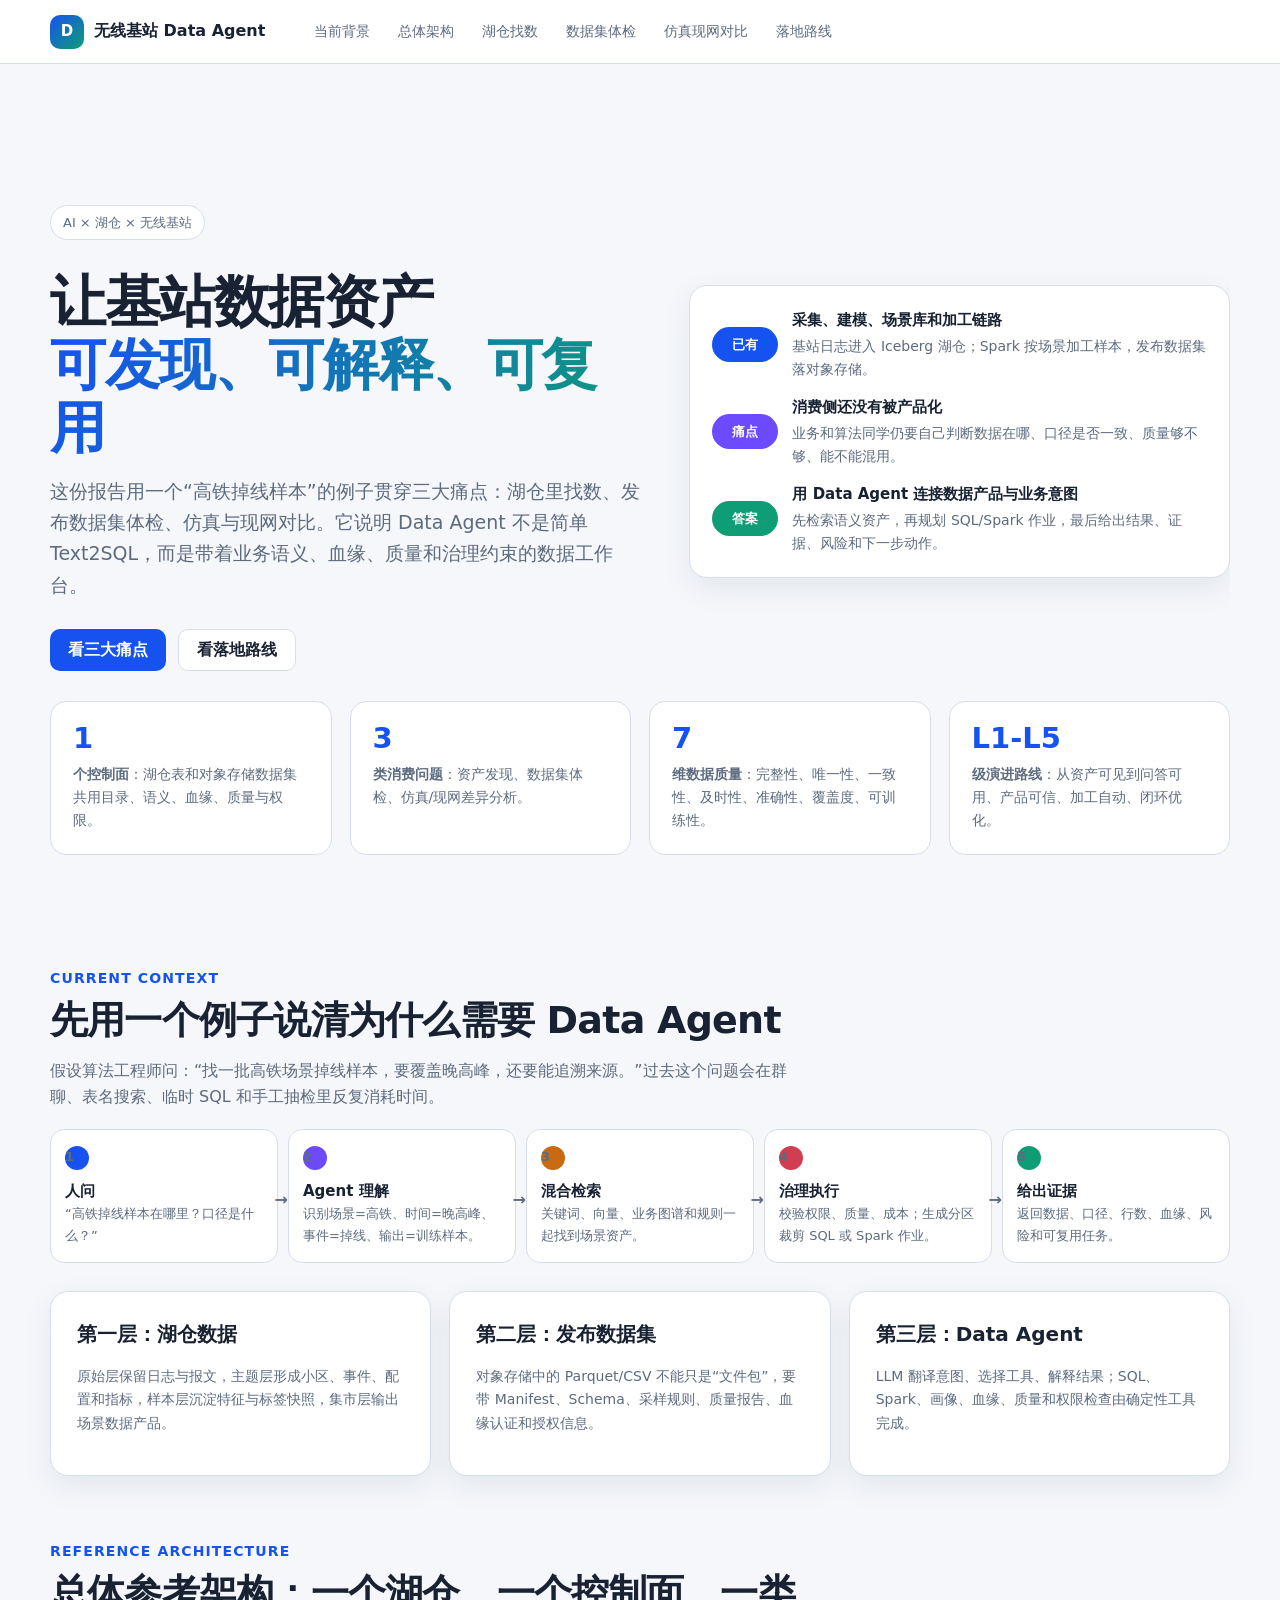
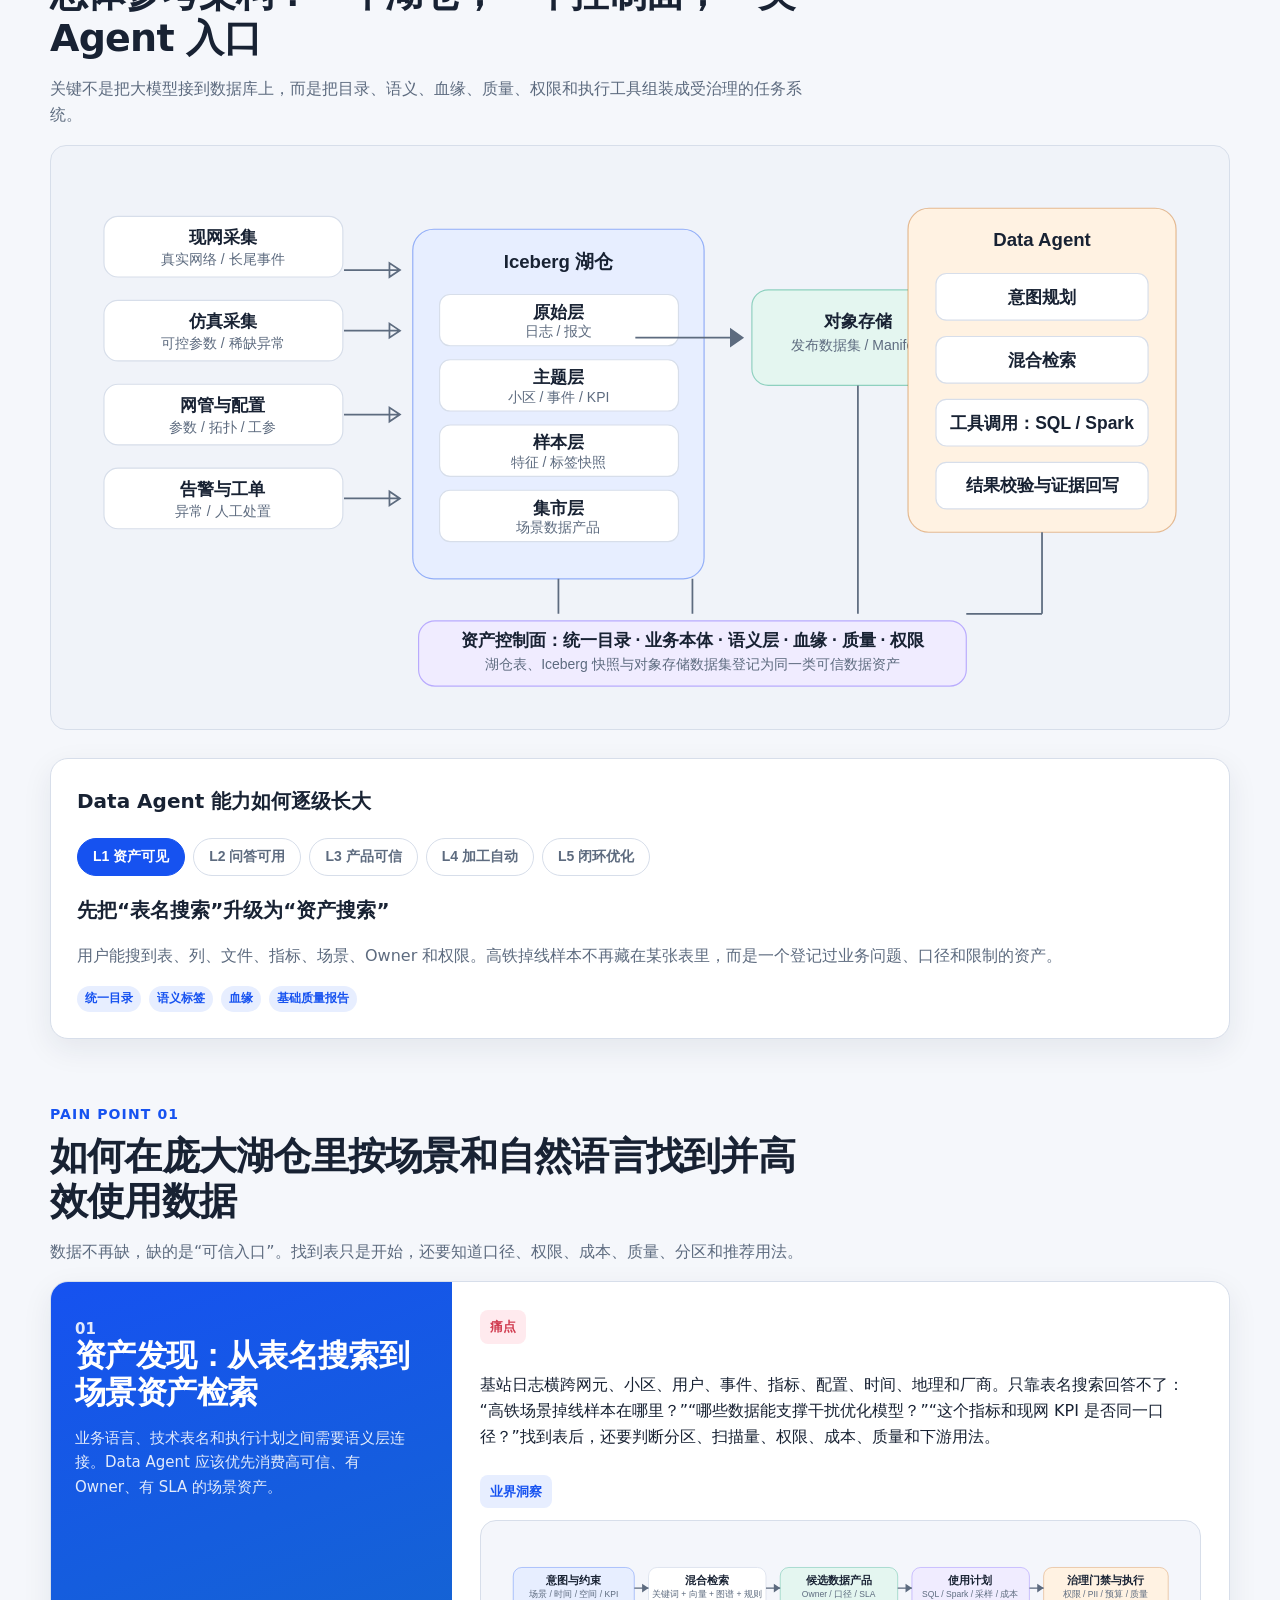
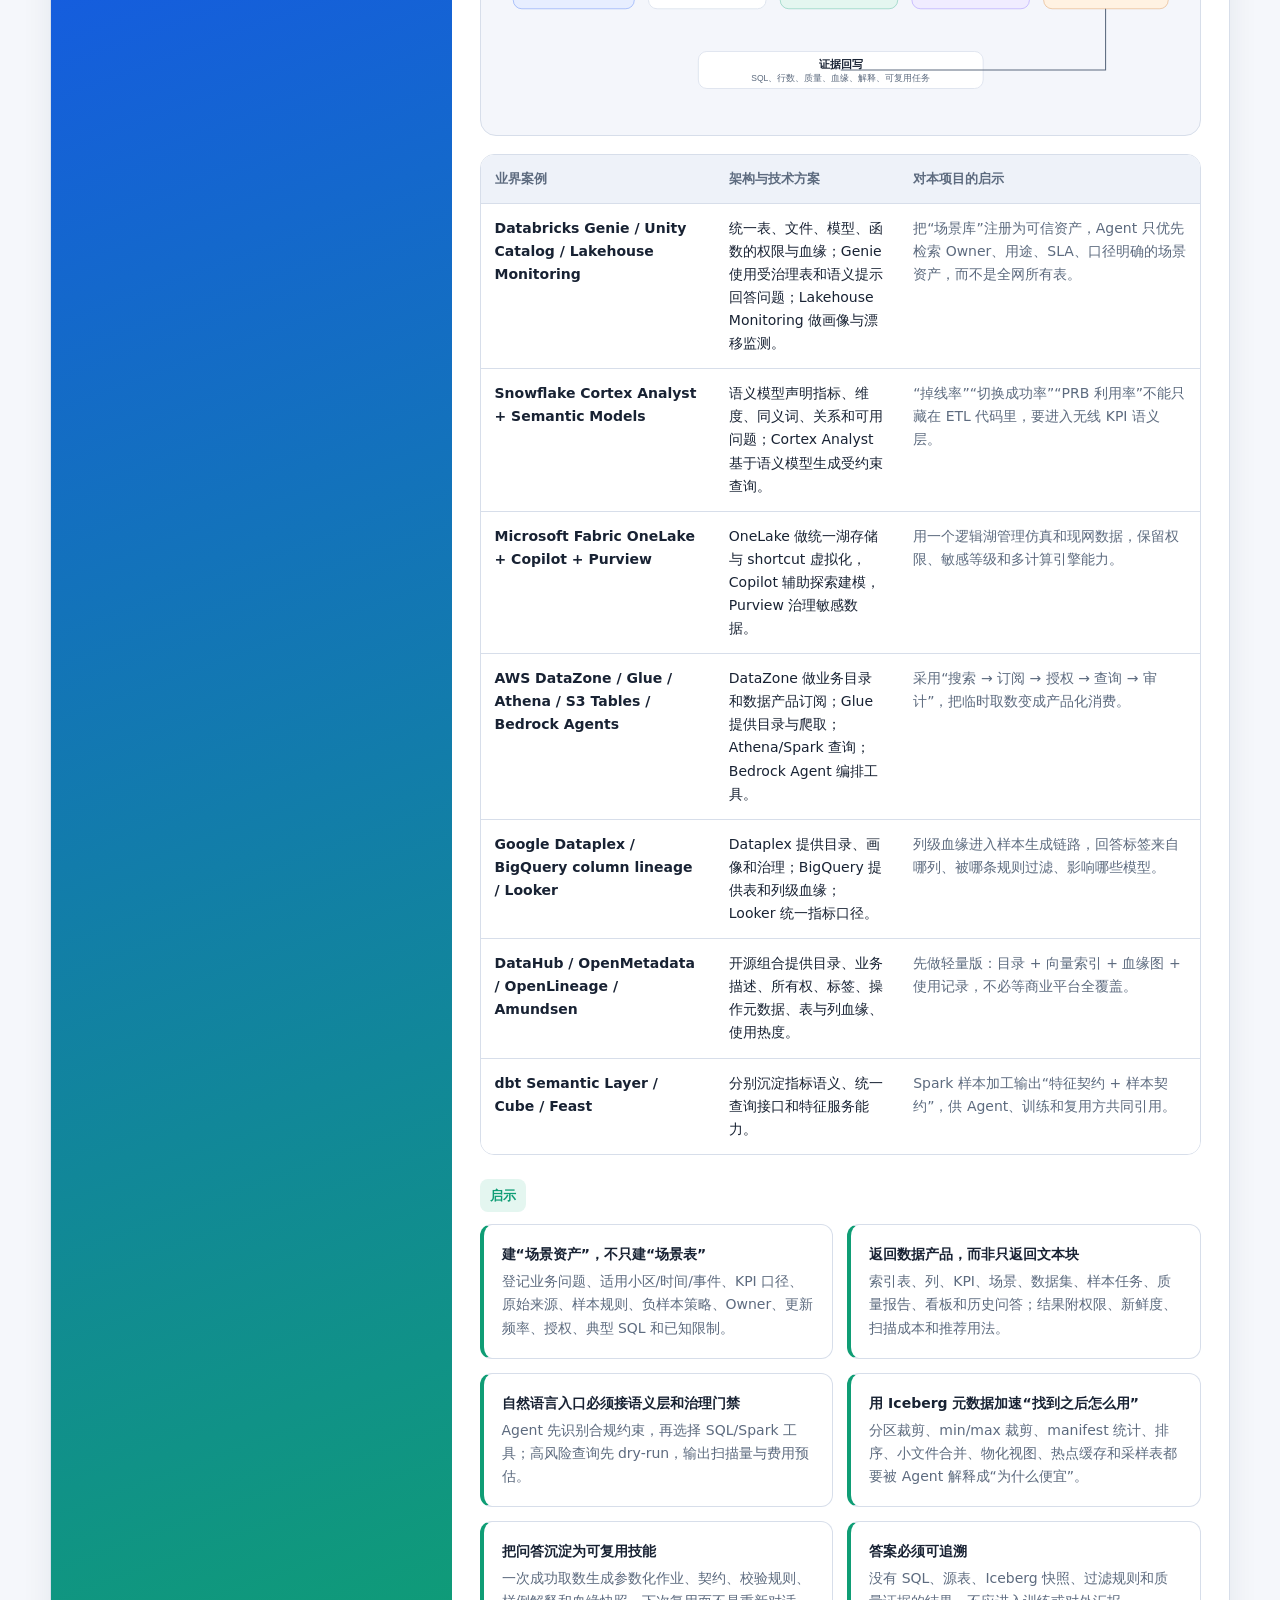
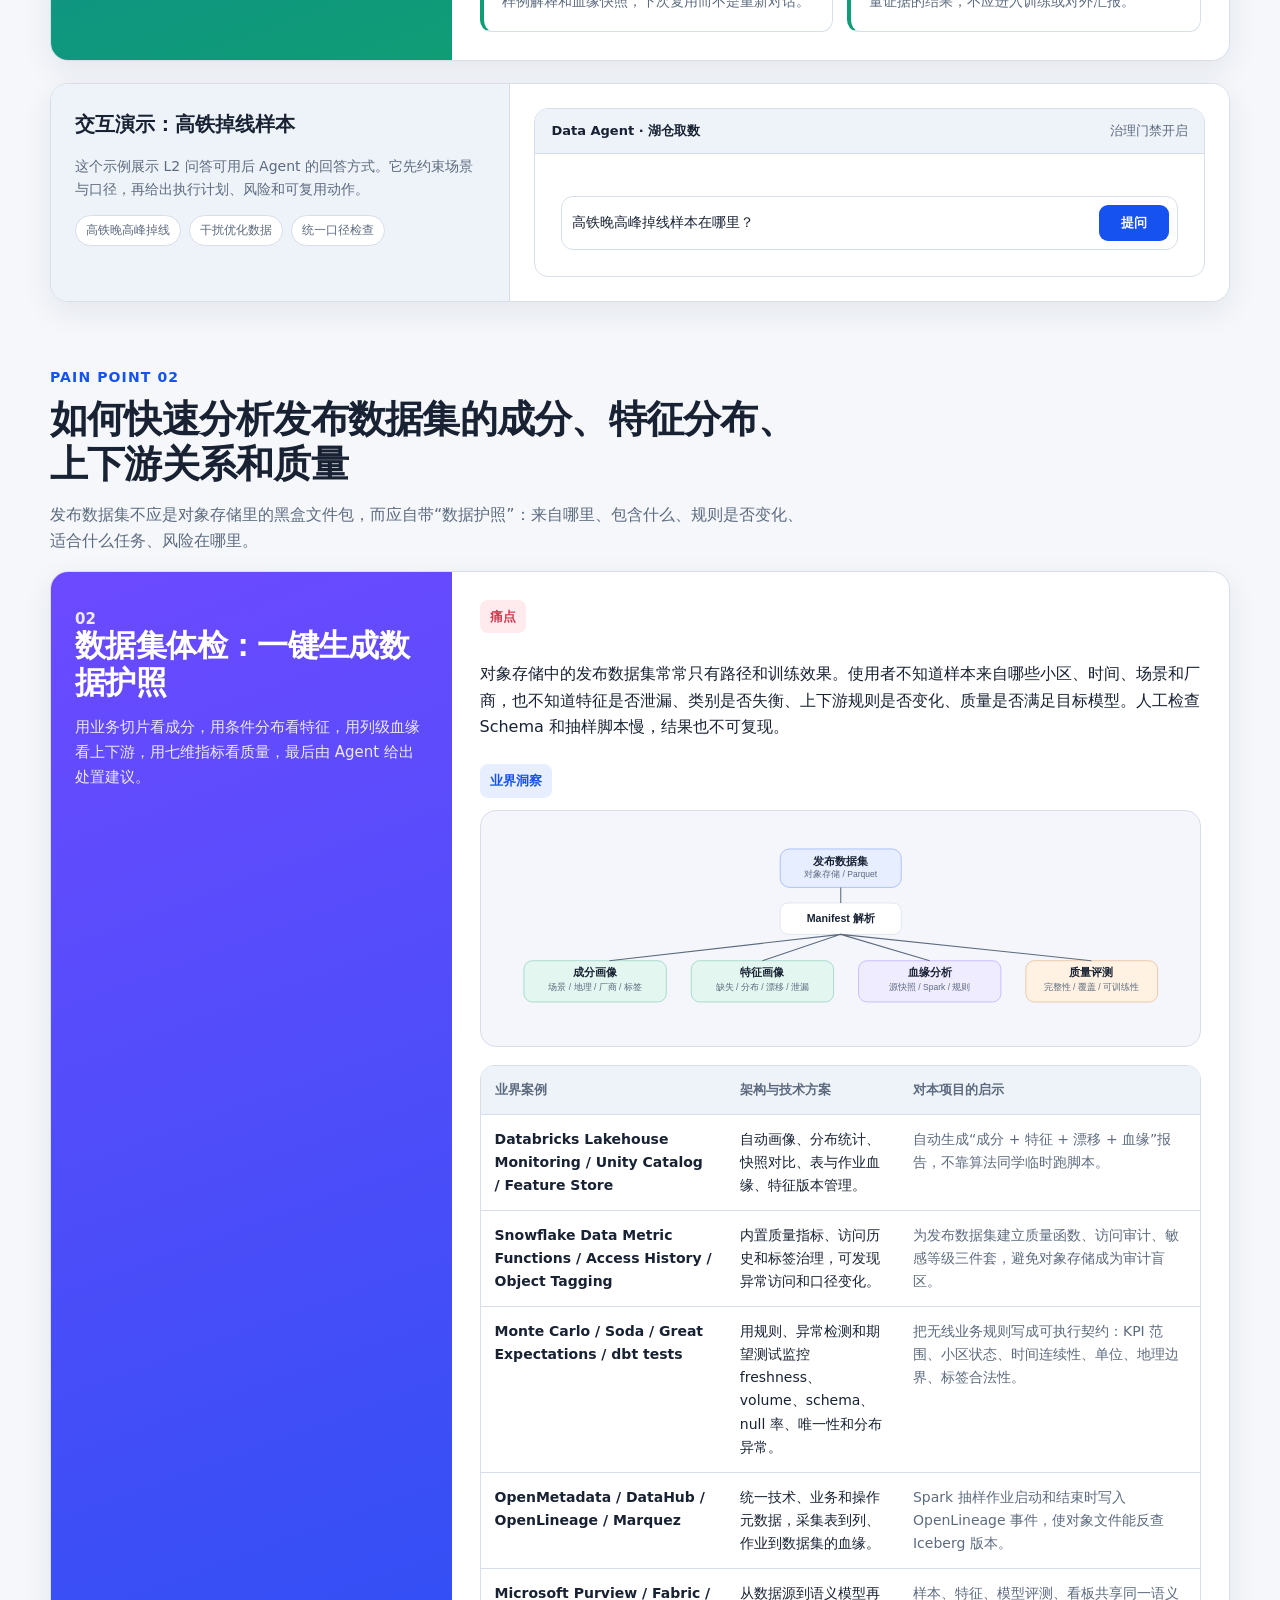
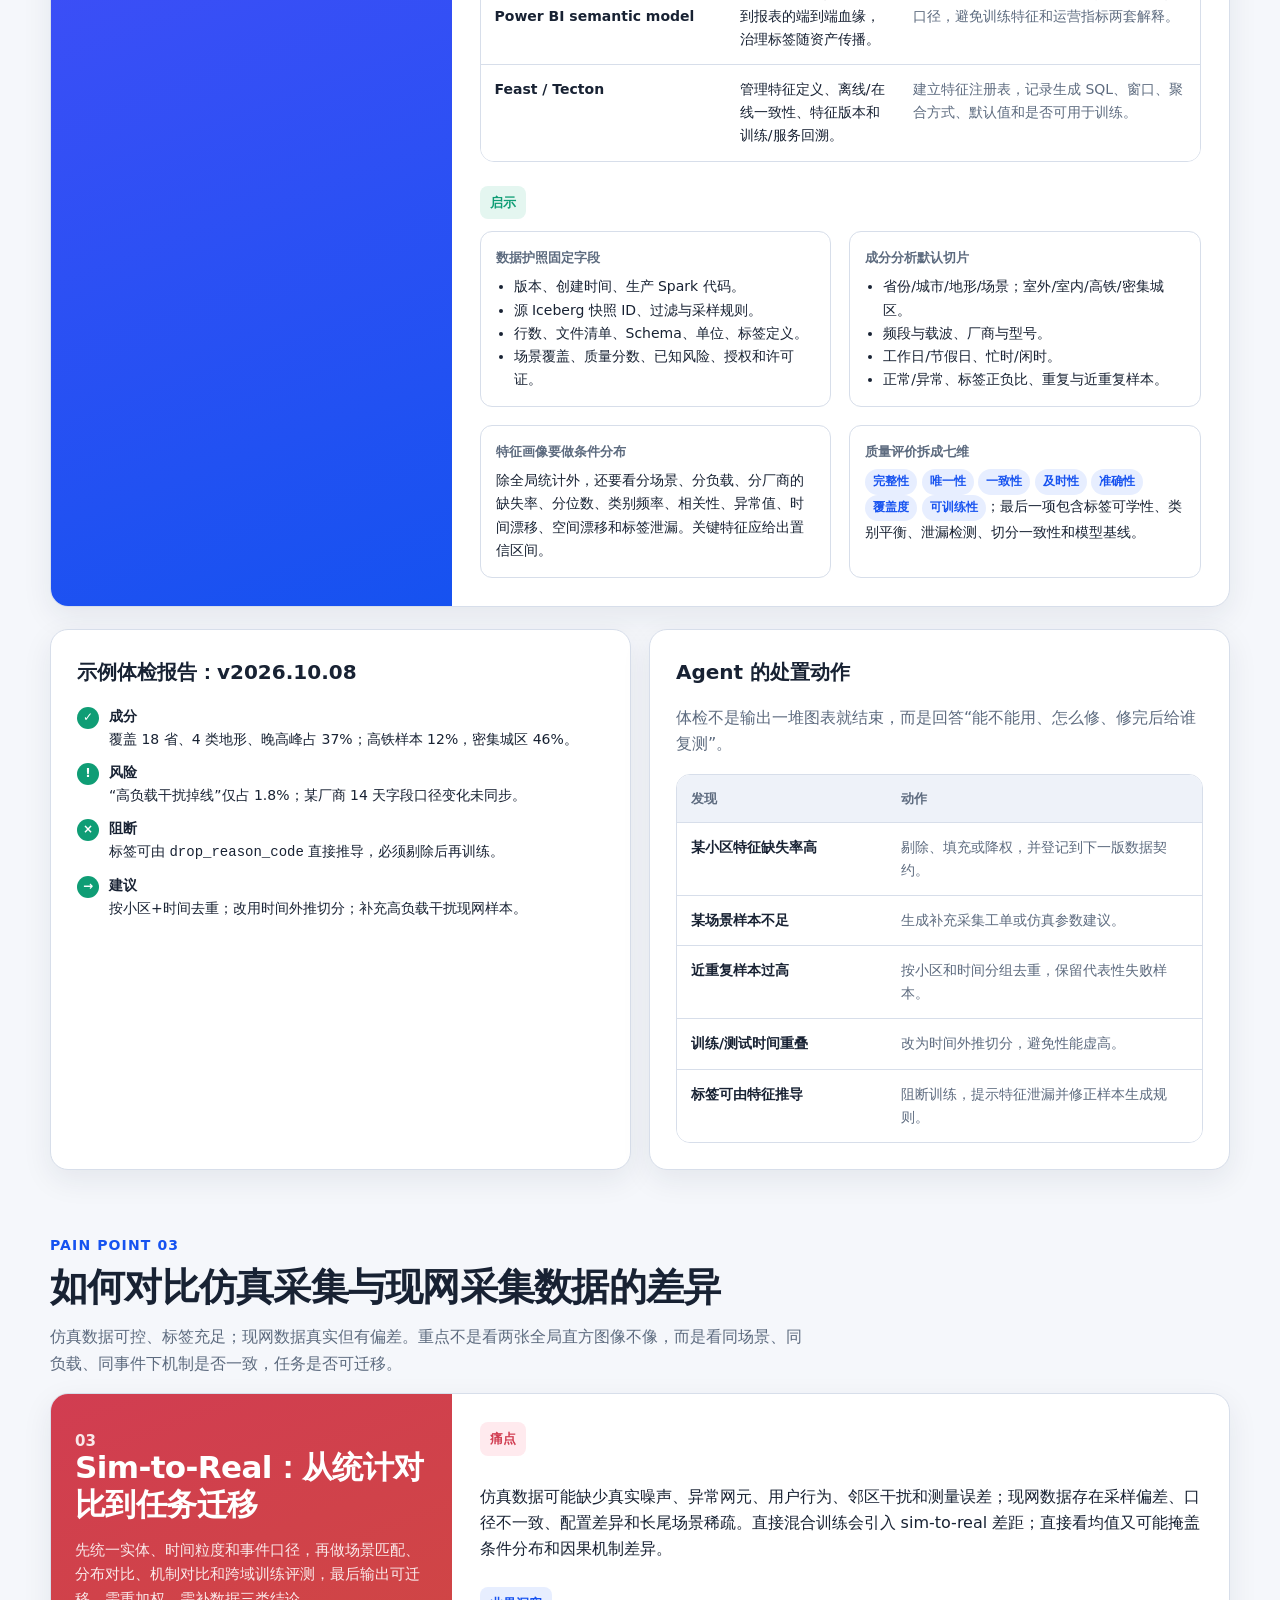
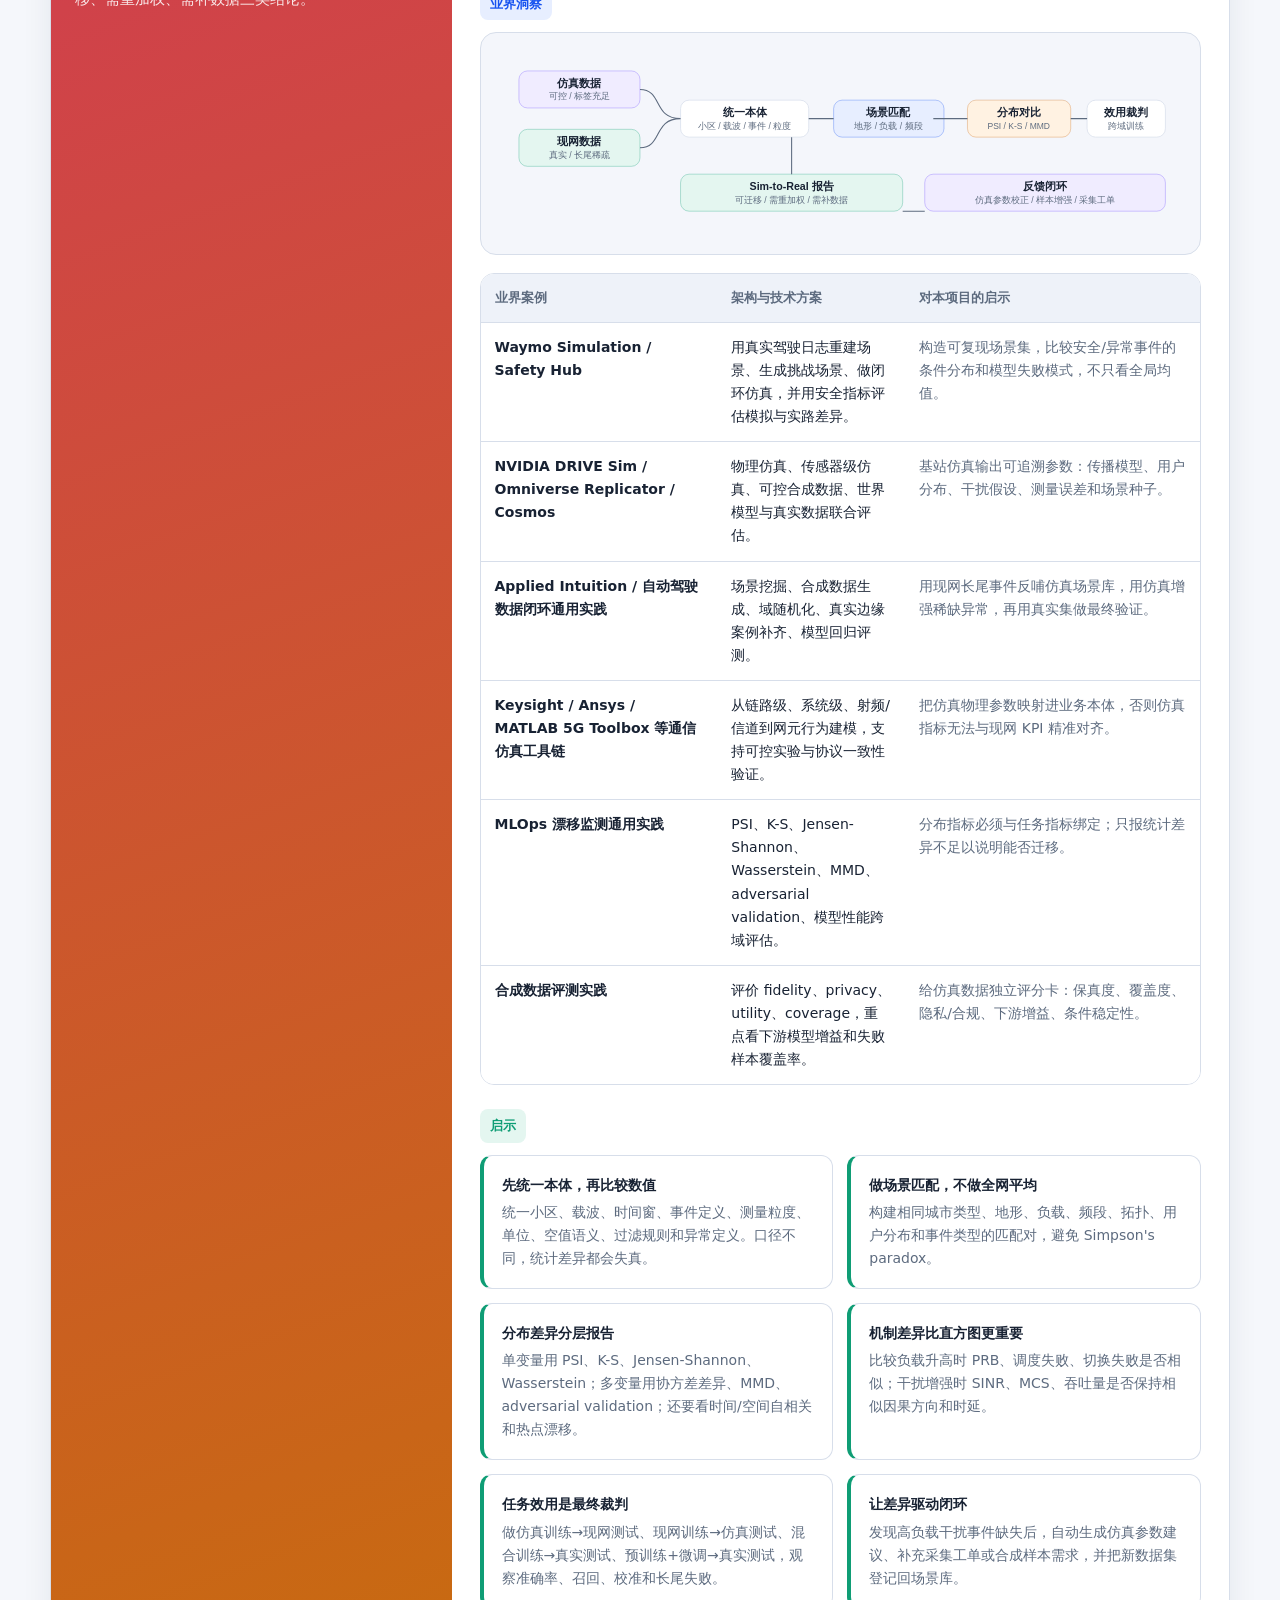
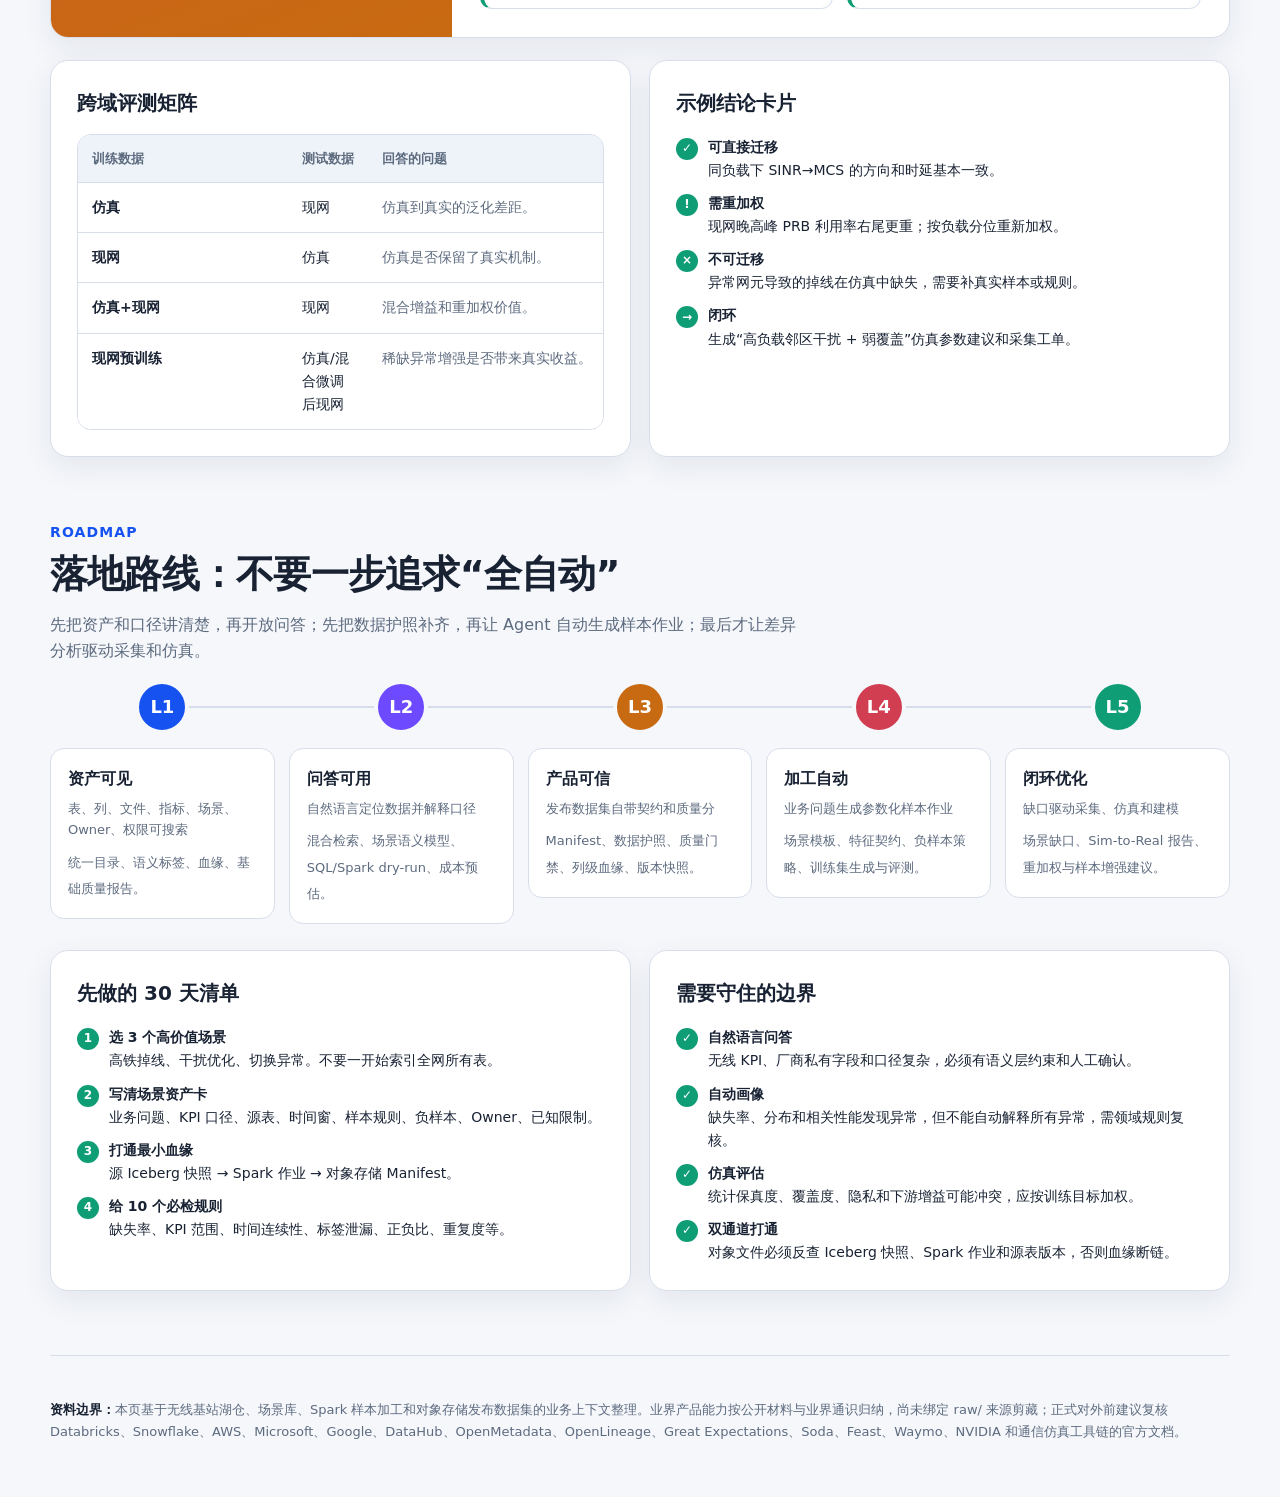
<file: reports/wireless-data-agent-insights.html>
<!doctype html>
<html lang="zh-CN">
<head>
  <meta charset="utf-8">
  <meta name="viewport" content="width=device-width, initial-scale=1">
  <title>无线基站数据资产 Data Agent 洞察报告</title>
  <style>
    :root {
      color-scheme: light dark;
      --bg: #f5f7fb;
      --surface: #ffffff;
      --surface-2: #eef2f9;
      --text: #182233;
      --muted: #5d6b7f;
      --line: #d7deea;
      --primary: #1652f0;
      --primary-soft: #e7eeff;
      --accent: #0f9d75;
      --accent-soft: #e4f6f0;
      --warn: #c86a11;
      --warn-soft: #fff2e2;
      --danger: #d13d51;
      --danger-soft: #ffeaee;
      --violet: #6d4aff;
      --violet-soft: #f0ecff;
      --shadow: 0 10px 30px rgba(20, 34, 64, .08);
    }

    @media (prefers-color-scheme: dark) {
      :root {
        --bg: #10141c;
        --surface: #171d28;
        --surface-2: #1e2634;
        --text: #e9eef7;
        --muted: #a6b2c4;
        --line: #303b4d;
        --primary: #7ea3ff;
        --primary-soft: #213450;
        --accent: #4ed6a9;
        --accent-soft: #163f36;
        --warn: #f4b163;
        --warn-soft: #453322;
        --danger: #ff8095;
        --danger-soft: #4a2a33;
        --violet: #b4a3ff;
        --violet-soft: #312b52;
        --shadow: 0 10px 30px rgba(0, 0, 0, .22);
      }
    }

    * { box-sizing: border-box; }
    html { scroll-behavior: smooth; scroll-padding-top: 88px; }
    body {
      margin: 0;
      background: var(--bg);
      color: var(--text);
      font-family: "PingFang SC", "Microsoft YaHei", "Segoe UI", system-ui, -apple-system, sans-serif;
      line-height: 1.65;
    }
    body { font-size: 16px; }

    .topbar {
      position: sticky;
      top: 0;
      z-index: 50;
      display: flex;
      align-items: center;
      gap: 24px;
      min-height: 64px;
      padding: 10px max(24px, calc((100% - 1180px) / 2));
      background: color-mix(in srgb, var(--surface) 92%, transparent);
      border-bottom: 1px solid var(--line);
      backdrop-filter: blur(14px);
    }
    .brand {
      display: flex;
      align-items: center;
      gap: 10px;
      min-width: 228px;
      font-weight: 750;
      white-space: nowrap;
    }
    .brand-mark {
      display: grid;
      place-items: center;
      width: 34px;
      height: 34px;
      border-radius: 10px;
      color: #fff;
      background: linear-gradient(135deg, #1652f0, #0f9d75);
      font-size: 15px;
      font-weight: 800;
    }
    .nav {
      display: flex;
      align-items: center;
      gap: 4px;
      overflow: auto;
    }
    .nav a {
      flex: 0 0 auto;
      padding: 8px 12px;
      border-radius: 999px;
      color: var(--muted);
      text-decoration: none;
      font-size: 14px;
      white-space: nowrap;
    }
    .nav a:hover { color: var(--text); background: var(--surface-2); }

    main {
      width: min(1180px, calc(100% - 48px));
      margin: 0 auto;
    }
    section { margin: 64px 0; scroll-margin-top: 84px; }

    .hero {
      overflow: hidden;
      position: relative;
      padding: 64px 0 48px;
    }
    .hero-grid {
      display: grid;
      grid-template-columns: minmax(0, 1.05fr) minmax(0, .95fr);
      gap: 42px;
      align-items: center;
    }
    .eyebrow {
      display: inline-flex;
      align-items: center;
      gap: 8px;
      padding: 6px 12px;
      border: 1px solid var(--line);
      border-radius: 999px;
      background: var(--surface);
      color: var(--muted);
      font-size: 13px;
    }
    h1 {
      margin: 18px 0 16px;
      font-size: clamp(32px, 5vw, 56px);
      line-height: 1.12;
      letter-spacing: -.025em;
    }
    h1 span {
      display: block;
      background: linear-gradient(120deg, var(--primary), var(--accent));
      -webkit-background-clip: text;
      background-clip: text;
      color: transparent;
    }
    .lead {
      max-width: 620px;
      margin: 0;
      color: var(--muted);
      font-size: clamp(16px, 2vw, 19px);
    }
    .hero-actions {
      display: flex;
      flex-wrap: wrap;
      gap: 12px;
      margin-top: 28px;
    }
    .button {
      display: inline-flex;
      align-items: center;
      justify-content: center;
      min-height: 42px;
      padding: 0 18px;
      border: 0;
      border-radius: 10px;
      background: var(--primary);
      color: #fff;
      text-decoration: none;
      font-weight: 650;
      cursor: pointer;
    }
    .button.secondary {
      color: var(--text);
      background: var(--surface);
      border: 1px solid var(--line);
    }

    .layout-note {
      display: grid;
      gap: 14px;
      padding: 22px;
      border: 1px solid var(--line);
      border-radius: 18px;
      background: var(--surface);
      box-shadow: var(--shadow);
    }
    .note-row {
      display: grid;
      grid-template-columns: 66px 1fr;
      gap: 14px;
      align-items: center;
    }
    .note-label {
      padding: 7px 10px;
      border-radius: 999px;
      color: #fff;
      background: var(--primary);
      text-align: center;
      font-size: 13px;
      font-weight: 700;
    }
    .note-row:nth-child(2) .note-label { background: var(--violet); }
    .note-row:nth-child(3) .note-label { background: var(--accent); }
    .note-row strong { display: block; font-size: 15px; }
    .note-row p { margin: 2px 0 0; color: var(--muted); font-size: 14px; }

    h2 {
      margin: 0 0 14px;
      font-size: clamp(25px, 3.5vw, 38px);
      letter-spacing: -.02em;
      line-height: 1.2;
    }
    h3 { margin: 0 0 10px; font-size: 20px; }
    .section-head { max-width: 760px; }
    .section-kicker {
      margin: 0 0 8px;
      color: var(--primary);
      font-size: 14px;
      font-weight: 750;
      letter-spacing: .08em;
      text-transform: uppercase;
    }
    .section-desc { color: var(--muted); font-size: 16px; margin-top: 0; }

    .card {
      border: 1px solid var(--line);
      border-radius: 18px;
      background: var(--surface);
      box-shadow: var(--shadow);
    }
    .pad { padding: 26px; }
    .grid {
      display: grid;
      gap: 18px;
    }
    .grid-3 { grid-template-columns: repeat(3, minmax(0, 1fr)); }
    .grid-2 { grid-template-columns: repeat(2, minmax(0, 1fr)); }

    .value-grid { display: grid; grid-template-columns: repeat(4, minmax(0, 1fr)); gap: 18px; margin-top: 30px; }
    .value-card { padding: 22px; border: 1px solid var(--line); border-radius: 16px; background: var(--surface); }
    .value-num { color: var(--primary); font-size: 29px; font-weight: 800; line-height: 1; }
    .value-card p { margin: 10px 0 0; color: var(--muted); font-size: 14px; }

    .stack-flow {
      display: grid;
      grid-template-columns: repeat(4, minmax(0, 1fr));
      gap: 12px;
      align-items: stretch;
    }
    .flow-node {
      position: relative;
      padding: 18px;
      border: 1px solid var(--line);
      border-radius: 14px;
      background: var(--surface-2);
      font-size: 14px;
    }
    .flow-node strong { display: block; margin-bottom: 4px; font-size: 16px; }
    .flow-node span { color: var(--muted); font-size: 13px; }
    .flow-arrow { color: var(--muted); }
    @media (max-width: 760px) {
      .topbar { gap: 12px; padding-inline: 20px; }
      .brand { min-width: auto; font-size: 15px; }
      .hero { padding-top: 28px; }
      .hero-grid, .grid-2, .grid-3 { grid-template-columns: 1fr; }
      .value-grid { grid-template-columns: repeat(2, 1fr); }
      .stack-flow { grid-template-columns: 1fr; }
      .flow-arrow { display: none; }
      main { width: min(1180px, calc(100% - 32px)); }
      .pad { padding: 20px; }
    }

    @media print {
      body { background: #fff; color: #000; font-size: 12px; }
      .topbar, .button, .evolution-tabs, .agent-answer-actions { display: none !important; }
      section { break-inside: avoid-page; margin: 22px 0; }
      .card, .value-card, .demo-screen, .diagram-box { box-shadow: none; break-inside: avoid; }
      .agent-answer.hidden { display: block !important; }
    }

    .diagram-box {
      padding: 18px;
      border: 1px solid var(--line);
      border-radius: 16px;
      background: color-mix(in srgb, var(--surface-2) 65%, transparent);
      overflow: hidden;
    }
    .diagram-box svg { display: block; width: 100%; height: auto; }
    .svg-label { fill: var(--text); font: 650 15px/1.2 "PingFang SC", "Microsoft YaHei", sans-serif; }
    .svg-sub { fill: var(--muted); font: 500 12px/1.25 "PingFang SC", "Microsoft YaHei", sans-serif; }
    .svg-title { fill: var(--text); font: 750 16px/1.2 "PingFang SC", "Microsoft YaHei", sans-serif; }
    .svg-box { fill: var(--surface); stroke: var(--line); stroke-width: 1; }
    .svg-box-primary { fill: var(--primary-soft); stroke: color-mix(in srgb, var(--primary) 42%, transparent); }
    .svg-box-accent { fill: var(--accent-soft); stroke: color-mix(in srgb, var(--accent) 42%, transparent); }
    .svg-box-warn { fill: var(--warn-soft); stroke: color-mix(in srgb, var(--warn) 42%, transparent); }
    .svg-box-violet { fill: var(--violet-soft); stroke: color-mix(in srgb, var(--violet) 42%, transparent); }
    .svg-line { stroke: var(--muted); stroke-width: 1.5; fill: none; }
    .svg-arrow { fill: var(--muted); }
    .svg-chip { fill: var(--surface); stroke: var(--line); }

    .example-flow {
      display: grid;
      grid-template-columns: repeat(5, minmax(0, 1fr));
      gap: 10px;
      margin-top: 18px;
    }
    .example-step {
      position: relative;
      padding: 16px 14px;
      border: 1px solid var(--line);
      border-radius: 14px;
      background: var(--surface);
    }
    .example-step::after {
      content: "→";
      position: absolute;
      right: -11px;
      top: 43%;
      z-index: 1;
      color: var(--muted);
      font-weight: 700;
    }
    .example-step:last-child::after { content: ""; }
    .step-no {
      display: inline-grid;
      place-items: center;
      width: 24px;
      height: 24px;
      margin-bottom: 9px;
      border-radius: 50%;
      color: #fff;
      background: var(--primary);
      font-size: 12px;
      font-weight: 750;
    }
    .example-step:nth-child(2) .step-no { background: var(--violet); }
    .example-step:nth-child(3) .step-no { background: var(--warn); }
    .example-step:nth-child(4) .step-no { background: var(--danger); }
    .example-step:nth-child(5) .step-no { background: var(--accent); }
    .example-step strong { display: block; font-size: 15px; }
    .example-step span { display: block; color: var(--muted); font-size: 13px; }

    .pain-panel {
      overflow: hidden;
      display: grid;
      grid-template-columns: minmax(0, .34fr) minmax(0, .66fr);
    }
    .pain-rail {
      padding: 28px 24px;
      color: #fff;
      background: linear-gradient(160deg, #1652f0, #0f9d75);
    }
    .pain-rail.p2 { background: linear-gradient(160deg, #6d4aff, #1652f0); }
    .pain-rail.p3 { background: linear-gradient(160deg, #d13d51, #c86a11); }
    .pain-index { margin: 0 0 16px; opacity: .72; font-size: 42px; font-weight: 800; line-height: 1; }
    .pain-rail h2 { color: #fff; font-size: clamp(23px, 2.6vw, 31px); }
    .pain-rail p { margin: 12px 0 0; opacity: .88; font-size: 15px; }
    .pain-body { padding: 28px; min-width: 0; }
    .pain-block + .pain-block { margin-top: 24px; }
    .pain-heading {
      display: inline-flex;
      align-items: center;
      gap: 8px;
      margin-bottom: 12px;
      padding: 6px 10px;
      border-radius: 8px;
      font-size: 13px;
      font-weight: 750;
    }
    .heading-pain { color: var(--danger); background: var(--danger-soft); }
    .heading-insight { color: var(--primary); background: var(--primary-soft); }
    .heading-action { color: var(--accent); background: var(--accent-soft); }

    .table-wrap { overflow-x: auto; border: 1px solid var(--line); border-radius: 14px; }
    table { width: 100%; border-collapse: collapse; background: var(--surface); }
    th, td { padding: 13px 14px; border-bottom: 1px solid var(--line); text-align: left; vertical-align: top; font-size: 14px; }
    th { color: var(--muted); background: var(--surface-2); font-size: 13px; white-space: nowrap; }
    tr:last-child td { border-bottom: 0; }
    td:first-child { min-width: 210px; font-weight: 680; }
    td:last-child { min-width: 260px; color: var(--muted); }

    .insight-list { display: grid; grid-template-columns: repeat(2, minmax(0, 1fr)); gap: 14px; }
    .insight-item {
      padding: 18px;
      border: 1px solid var(--line);
      border-left: 4px solid var(--accent);
      border-radius: 12px;
      background: var(--surface);
      font-size: 14px;
    }
    .insight-item strong { display: block; margin-bottom: 4px; }
    .insight-item span { color: var(--muted); }

    .evolution-tabs {
      display: flex;
      flex-wrap: wrap;
      gap: 8px;
      margin: 20px 0 18px;
    }
    .evolution-tab {
      padding: 9px 15px;
      border: 1px solid var(--line);
      border-radius: 999px;
      background: var(--surface);
      color: var(--muted);
      font-size: 14px;
      font-weight: 650;
      cursor: pointer;
    }
    .evolution-tab.active { color: #fff; background: var(--primary); border-color: var(--primary); }
    .evolution-panel[aria-hidden="true"] { display: none; }
    .evolution-panel {
      animation: rise .28s ease;
    }
    @keyframes rise {
      from { opacity: 0; transform: translateY(8px); }
      to { opacity: 1; transform: translateY(0); }
    }

    .demo-shell {
      display: grid;
      grid-template-columns: minmax(0, .78fr) minmax(0, 1.22fr);
      gap: 0;
      overflow: hidden;
    }
    .demo-sidebar {
      padding: 24px;
      border-right: 1px solid var(--line);
      background: var(--surface-2);
    }
    .demo-main { padding: 24px; background: var(--surface); }
    .demo-screen { border: 1px solid var(--line); border-radius: 14px; background: var(--surface); overflow: hidden; }
    .demo-toolbar {
      display: flex;
      align-items: center;
      justify-content: space-between;
      gap: 10px;
      padding: 11px 16px;
      border-bottom: 1px solid var(--line);
      background: var(--surface-2);
      font-size: 13px;
      color: var(--muted);
    }
    .demo-title { font-weight: 700; color: var(--text); }
    .demo-input {
      display: flex;
      gap: 10px;
      align-items: center;
      padding: 8px;
      margin-top: 16px;
      border: 1px solid var(--line);
      border-radius: 12px;
      background: var(--surface);
    }
    .demo-input input {
      flex: 1;
      min-width: 0;
      border: 0;
      outline: none;
      background: transparent;
      color: var(--text);
      font: inherit;
      font-size: 14px;
    }
    .ask-button {
      min-width: 70px;
      min-height: 36px;
      border: 0;
      border-radius: 9px;
      color: #fff;
      background: var(--primary);
      font-weight: 700;
      cursor: pointer;
    }
    .chip-row { display: flex; flex-wrap: wrap; gap: 8px; margin-top: 12px; }
    .chip {
      padding: 6px 10px;
      border: 1px solid var(--line);
      border-radius: 999px;
      background: var(--surface);
      color: var(--muted);
      font-size: 12px;
      cursor: pointer;
    }
    .agent-answer {
      display: grid;
      gap: 14px;
      margin-top: 16px;
      animation: rise .25s ease;
    }
    .agent-answer.hidden { display: none; }
    .answer-card { padding: 15px; border: 1px solid var(--line); border-radius: 12px; background: var(--surface); }
    .answer-title { display: flex; align-items: center; gap: 8px; margin-bottom: 7px; font-size: 13px; font-weight: 750; color: var(--muted); text-transform: uppercase; }
    .answer-card p, .answer-card li { margin: 0; font-size: 14px; }
    .answer-card ul { margin: 0; padding-left: 18px; }
    .answer-card code {
      display: block;
      margin-top: 8px;
      padding: 11px;
      overflow-x: auto;
      border-radius: 8px;
      color: var(--text);
      background: var(--surface-2);
      font: 500 12px/1.55 ui-monospace, SFMono-Regular, Menlo, monospace;
      white-space: pre;
    }
    .pill {
      display: inline-flex;
      align-items: center;
      gap: 5px;
      padding: 3px 8px;
      border-radius: 999px;
      font-size: 12px;
      font-weight: 700;
    }
    .pill.ok { color: var(--accent); background: var(--accent-soft); }
    .pill.warn { color: var(--warn); background: var(--warn-soft); }
    .pill.bad { color: var(--danger); background: var(--danger-soft); }
    .pill.info { color: var(--primary); background: var(--primary-soft); }

    .roadmap {
      position: relative;
      display: grid;
      grid-template-columns: repeat(5, minmax(0, 1fr));
      gap: 14px;
    }
    .roadmap::before {
      content: "";
      position: absolute;
      left: 8%;
      right: 8%;
      top: 26px;
      height: 2px;
      background: var(--line);
    }
    .road-item { position: relative; z-index: 1; text-align: center; }
    .road-dot {
      display: inline-grid;
      place-items: center;
      width: 54px;
      height: 54px;
      border: 4px solid var(--bg);
      border-radius: 50%;
      color: #fff;
      background: var(--primary);
      font-size: 18px;
      font-weight: 800;
    }
    .road-item:nth-child(2) .road-dot { background: var(--violet); }
    .road-item:nth-child(3) .road-dot { background: var(--warn); }
    .road-item:nth-child(4) .road-dot { background: var(--danger); }
    .road-item:nth-child(5) .road-dot { background: var(--accent); }
    .road-card { margin-top: 14px; padding: 17px; text-align: left; border: 1px solid var(--line); border-radius: 14px; background: var(--surface); }
    .road-card strong { display: block; margin-bottom: 5px; font-size: 16px; }
    .road-card em { display: block; margin-bottom: 8px; color: var(--muted); font-size: 13px; font-style: normal; }
    .road-card span { font-size: 13px; color: var(--muted); }

    .check-list { display: grid; gap: 10px; }
    .check-item { display: flex; gap: 10px; align-items: flex-start; }
    .check-mark {
      flex: 0 0 auto;
      display: grid;
      place-items: center;
      width: 22px;
      height: 22px;
      margin-top: 2px;
      border-radius: 50%;
      color: #fff;
      background: var(--accent);
      font-size: 12px;
      font-weight: 800;
    }
    .check-item p { margin: 0; font-size: 14px; }
    .check-item strong { display: block; }

    footer {
      width: min(1180px, calc(100% - 48px));
      margin: 48px auto 0;
      padding: 30px 0 42px;
      border-top: 1px solid var(--line);
      color: var(--muted);
      font-size: 13px;
    }
    footer strong { color: var(--text); }

    @media (max-width: 1020px) {
      .hero-grid { grid-template-columns: 1fr; }
      .value-grid { grid-template-columns: repeat(2, 1fr); }
      .pain-panel, .demo-shell { grid-template-columns: 1fr; }
      .pain-rail { padding: 24px; }
      .pain-body, .demo-sidebar, .demo-main { padding: 22px; }
      .demo-sidebar { border-right: 0; border-bottom: 1px solid var(--line); }
      .example-flow { grid-template-columns: 1fr; }
      .example-step::after { content: "↓"; right: auto; left: 20px; top: auto; bottom: -12px; }
      .example-step:last-child::after { content: ""; }
      .roadmap { grid-template-columns: 1fr; }
      .roadmap::before { display: none; }
      .road-item { display: grid; grid-template-columns: 54px 1fr; gap: 14px; align-items: start; text-align: left; }
      .road-card { margin-top: 0; }
      .insight-list { grid-template-columns: 1fr; }
    }
    @media (max-width: 620px) {
      .nav a { padding: 7px 10px; font-size: 13px; }
      .value-grid, .grid-2, .grid-3, .insight-list { grid-template-columns: 1fr; }
      h1 { font-size: 31px; }
      .hero-actions { align-items: stretch; flex-direction: column; }
      .button { width: 100%; }
      .pain-rail h2 { font-size: 24px; }
      .pain-index { font-size: 34px; }
    }
    @media (prefers-reduced-motion: reduce) {
      html { scroll-behavior: auto; }
      .evolution-panel, .agent-answer { animation: none; }
    }
  </style>
</head>
<body>
  <header class="topbar">
    <div class="brand"><span class="brand-mark" aria-hidden="true">D</span>无线基站 Data Agent</div>
    <nav class="nav" aria-label="报告导航">
      <a href="#context">当前背景</a>
      <a href="#architecture">总体架构</a>
      <a href="#pain1">湖仓找数</a>
      <a href="#pain2">数据集体检</a>
      <a href="#pain3">仿真现网对比</a>
      <a href="#roadmap">落地路线</a>
    </nav>
  </header>

  <main>
    <section class="hero" id="top">
      <div class="hero-grid">
        <div>
          <p class="eyebrow">AI × 湖仓 × 无线基站</p>
          <h1>让基站数据资产<span>可发现、可解释、可复用</span></h1>
          <p class="lead">这份报告用一个“高铁掉线样本”的例子贯穿三大痛点：湖仓里找数、发布数据集体检、仿真与现网对比。它说明 Data Agent 不是简单 Text2SQL，而是带着业务语义、血缘、质量和治理约束的数据工作台。</p>
          <div class="hero-actions">
            <a class="button" href="#pain1">看三大痛点</a>
            <a class="button secondary" href="#roadmap">看落地路线</a>
          </div>
        </div>
        <aside class="layout-note" aria-label="当前项目与核心结论">
          <div class="note-row">
            <span class="note-label">已有</span>
            <div><strong>采集、建模、场景库和加工链路</strong><p>基站日志进入 Iceberg 湖仓；Spark 按场景加工样本，发布数据集落对象存储。</p></div>
          </div>
          <div class="note-row">
            <span class="note-label">痛点</span>
            <div><strong>消费侧还没有被产品化</strong><p>业务和算法同学仍要自己判断数据在哪、口径是否一致、质量够不够、能不能混用。</p></div>
          </div>
          <div class="note-row">
            <span class="note-label">答案</span>
            <div><strong>用 Data Agent 连接数据产品与业务意图</strong><p>先检索语义资产，再规划 SQL/Spark 作业，最后给出结果、证据、风险和下一步动作。</p></div>
          </div>
        </aside>
      </div>
      <div class="value-grid">
        <div class="value-card"><div class="value-num">1</div><p><strong>个控制面</strong>：湖仓表和对象存储数据集共用目录、语义、血缘、质量与权限。</p></div>
        <div class="value-card"><div class="value-num">3</div><p><strong>类消费问题</strong>：资产发现、数据集体检、仿真/现网差异分析。</p></div>
        <div class="value-card"><div class="value-num">7</div><p><strong>维数据质量</strong>：完整性、唯一性、一致性、及时性、准确性、覆盖度、可训练性。</p></div>
        <div class="value-card"><div class="value-num">L1-L5</div><p><strong>级演进路线</strong>：从资产可见到问答可用、产品可信、加工自动、闭环优化。</p></div>
      </div>
    </section>

    <section id="context">
      <div class="section-head">
        <p class="section-kicker">Current context</p>
        <h2>先用一个例子说清为什么需要 Data Agent</h2>
        <p class="section-desc">假设算法工程师问：“找一批高铁场景掉线样本，要覆盖晚高峰，还要能追溯来源。”过去这个问题会在群聊、表名搜索、临时 SQL 和手工抽检里反复消耗时间。</p>
      </div>
      <div class="example-flow">
        <div class="example-step"><span class="step-no">1</span><strong>人问</strong><span>“高铁掉线样本在哪里？口径是什么？”</span></div>
        <div class="example-step"><span class="step-no">2</span><strong>Agent 理解</strong><span>识别场景=高铁、时间=晚高峰、事件=掉线、输出=训练样本。</span></div>
        <div class="example-step"><span class="step-no">3</span><strong>混合检索</strong><span>关键词、向量、业务图谱和规则一起找到场景资产。</span></div>
        <div class="example-step"><span class="step-no">4</span><strong>治理执行</strong><span>校验权限、质量、成本；生成分区裁剪 SQL 或 Spark 作业。</span></div>
        <div class="example-step"><span class="step-no">5</span><strong>给出证据</strong><span>返回数据、口径、行数、血缘、风险和可复用任务。</span></div>
      </div>

      <div class="grid grid-3" style="margin-top:28px">
        <article class="card pad">
          <h3>第一层：湖仓数据</h3>
          <p style="color:var(--muted);font-size:14px">原始层保留日志与报文，主题层形成小区、事件、配置和指标，样本层沉淀特征与标签快照，集市层输出场景数据产品。</p>
        </article>
        <article class="card pad">
          <h3>第二层：发布数据集</h3>
          <p style="color:var(--muted);font-size:14px">对象存储中的 Parquet/CSV 不能只是“文件包”，要带 Manifest、Schema、采样规则、质量报告、血缘认证和授权信息。</p>
        </article>
        <article class="card pad">
          <h3>第三层：Data Agent</h3>
          <p style="color:var(--muted);font-size:14px">LLM 翻译意图、选择工具、解释结果；SQL、Spark、画像、血缘、质量和权限检查由确定性工具完成。</p>
        </article>
      </div>
    </section>
    <section id="architecture">
      <div class="section-head">
        <p class="section-kicker">Reference architecture</p>
        <h2>总体参考架构：一个湖仓，一个控制面，一类 Agent 入口</h2>
        <p class="section-desc">关键不是把大模型接到数据库上，而是把目录、语义、血缘、质量、权限和执行工具组装成受治理的任务系统。</p>
      </div>
      <div class="diagram-box" role="img" aria-label="无线基站数据资产总体架构图：现网、仿真、网管和告警数据进入 Iceberg 湖仓与对象存储，统一进入资产控制面，再由 Data Agent 调用规划、检索、工具和校验。">
        <svg viewBox="0 0 980 470" xmlns="http://www.w3.org/2000/svg">
          <title>无线基站数据资产 Data Agent 总体架构</title>
          <desc>数据源头进入湖仓和对象存储；资产控制面统一管理目录、语义、血缘、质量与权限；Data Agent 通过规划、检索、工具和校验消费数据。</desc>
          <rect x="30" y="45" width="205" height="52" rx="12" class="svg-box"/>
          <text x="132" y="68" text-anchor="middle" class="svg-label">现网采集</text>
          <text x="132" y="86" text-anchor="middle" class="svg-sub">真实网络 / 长尾事件</text>
          <rect x="30" y="117" width="205" height="52" rx="12" class="svg-box"/>
          <text x="132" y="140" text-anchor="middle" class="svg-label">仿真采集</text>
          <text x="132" y="158" text-anchor="middle" class="svg-sub">可控参数 / 稀缺异常</text>
          <rect x="30" y="189" width="205" height="52" rx="12" class="svg-box"/>
          <text x="132" y="212" text-anchor="middle" class="svg-label">网管与配置</text>
          <text x="132" y="230" text-anchor="middle" class="svg-sub">参数 / 拓扑 / 工参</text>
          <rect x="30" y="261" width="205" height="52" rx="12" class="svg-box"/>
          <text x="132" y="284" text-anchor="middle" class="svg-label">告警与工单</text>
          <text x="132" y="302" text-anchor="middle" class="svg-sub">异常 / 人工处置</text>

          <rect x="295" y="56" width="250" height="300" rx="18" class="svg-box-primary"/>
          <text x="420" y="89" text-anchor="middle" class="svg-title">Iceberg 湖仓</text>
          <rect x="318" y="112" width="205" height="44" rx="9" class="svg-chip"/>
          <text x="420" y="132" text-anchor="middle" class="svg-label">原始层</text><text x="420" y="148" text-anchor="middle" class="svg-sub">日志 / 报文</text>
          <rect x="318" y="168" width="205" height="44" rx="9" class="svg-chip"/>
          <text x="420" y="188" text-anchor="middle" class="svg-label">主题层</text><text x="420" y="204" text-anchor="middle" class="svg-sub">小区 / 事件 / KPI</text>
          <rect x="318" y="224" width="205" height="44" rx="9" class="svg-chip"/>
          <text x="420" y="244" text-anchor="middle" class="svg-label">样本层</text><text x="420" y="260" text-anchor="middle" class="svg-sub">特征 / 标签快照</text>
          <rect x="318" y="280" width="205" height="44" rx="9" class="svg-chip"/>
          <text x="420" y="300" text-anchor="middle" class="svg-label">集市层</text><text x="420" y="316" text-anchor="middle" class="svg-sub">场景数据产品</text>

          <rect x="586" y="108" width="182" height="82" rx="14" class="svg-box-accent"/>
          <text x="677" y="140" text-anchor="middle" class="svg-label">对象存储</text>
          <text x="677" y="160" text-anchor="middle" class="svg-sub">发布数据集 / Manifest</text>
          <path d="M486 149h92M578 149l-10-7v14z" class="svg-line"/><path d="M578 149l-10-7v14z" class="svg-arrow"/>

          <rect x="300" y="392" width="470" height="56" rx="14" class="svg-box-violet"/>
          <text x="535" y="414" text-anchor="middle" class="svg-label">资产控制面：统一目录 · 业务本体 · 语义层 · 血缘 · 质量 · 权限</text>
          <text x="535" y="433" text-anchor="middle" class="svg-sub">湖仓表、Iceberg 快照与对象存储数据集登记为同一类可信数据资产</text>
          <path d="M420 356v30M535 356v30M677 190v196" class="svg-line"/>

          <rect x="720" y="38" width="230" height="278" rx="18" class="svg-box-warn"/>
          <text x="835" y="70" text-anchor="middle" class="svg-title">Data Agent</text>
          <rect x="744" y="94" width="182" height="40" rx="9" class="svg-chip"/><text x="835" y="119" text-anchor="middle" class="svg-label">意图规划</text>
          <rect x="744" y="148" width="182" height="40" rx="9" class="svg-chip"/><text x="835" y="173" text-anchor="middle" class="svg-label">混合检索</text>
          <rect x="744" y="202" width="182" height="40" rx="9" class="svg-chip"/><text x="835" y="227" text-anchor="middle" class="svg-label">工具调用：SQL / Spark</text>
          <rect x="744" y="256" width="182" height="40" rx="9" class="svg-chip"/><text x="835" y="281" text-anchor="middle" class="svg-label">结果校验与证据回写</text>
          <path d="M835 316v70M835 386H770" class="svg-line"/>
          <path d="M236 91h48M284 91l-9-6v12zM236 143h48M284 143l-9-6v12zM236 215h48M284 215l-9-6v12zM236 287h48M284 287l-9-6v12z" class="svg-line"/>
        </svg>
      </div>

      <article class="card pad" style="margin-top:28px">
        <h3>Data Agent 能力如何逐级长大</h3>
        <div class="evolution-tabs" role="tablist" aria-label="Data Agent 演进阶段">
          <button class="evolution-tab active" role="tab" aria-selected="true" aria-controls="level-1" data-panel="level-1">L1 资产可见</button>
          <button class="evolution-tab" role="tab" aria-selected="false" aria-controls="level-2" data-panel="level-2">L2 问答可用</button>
          <button class="evolution-tab" role="tab" aria-selected="false" aria-controls="level-3" data-panel="level-3">L3 产品可信</button>
          <button class="evolution-tab" role="tab" aria-selected="false" aria-controls="level-4" data-panel="level-4">L4 加工自动</button>
          <button class="evolution-tab" role="tab" aria-selected="false" aria-controls="level-5" data-panel="level-5">L5 闭环优化</button>
        </div>
        <div class="evolution-panel" id="level-1" role="tabpanel">
          <h3>先把“表名搜索”升级为“资产搜索”</h3>
          <p style="color:var(--muted)">用户能搜到表、列、文件、指标、场景、Owner 和权限。高铁掉线样本不再藏在某张表里，而是一个登记过业务问题、口径和限制的资产。</p>
          <div class="chip-row"><span class="pill info">统一目录</span><span class="pill info">语义标签</span><span class="pill info">血缘</span><span class="pill info">基础质量报告</span></div>
        </div>
        <div class="evolution-panel" id="level-2" role="tabpanel" aria-hidden="true">
          <h3>自然语言能定位数据并解释口径</h3>
          <p style="color:var(--muted)">Agent 识别场景、时间、空间、网元和 KPI，优先检索可信场景资产，先 dry-run 再执行，回答“为什么查这几张表、扫描多少数据”。</p>
          <div class="chip-row"><span class="pill info">混合检索</span><span class="pill info">场景语义模型</span><span class="pill info">dry-run</span><span class="pill info">成本预估</span></div>
        </div>
        <div class="evolution-panel" id="level-3" role="tabpanel" aria-hidden="true">
          <h3>发布数据集自带护照和质量门禁</h3>
          <p style="color:var(--muted)">对象存储数据集从黑盒文件包变成可审计产品：版本、代码、源快照、过滤规则、Schema、质量分、已知风险和许可证一起发布。</p>
          <div class="chip-row"><span class="pill ok">Manifest</span><span class="pill ok">数据护照</span><span class="pill ok">质量门禁</span><span class="pill ok">列级血缘</span></div>
        </div>
        <div class="evolution-panel" id="level-4" role="tabpanel" aria-hidden="true">
          <h3>业务问题能生成参数化样本作业</h3>
          <p style="color:var(--muted)">“生成高铁晚高峰掉线样本”变成可复用 Spark 技能，包含时间窗、地理过滤、正负样本、特征契约和训练验证切分规则。</p>
          <div class="chip-row"><span class="pill warn">场景模板</span><span class="pill warn">特征契约</span><span class="pill warn">负样本策略</span><span class="pill warn">训练集评测</span></div>
        </div>
        <div class="evolution-panel" id="level-5" role="tabpanel" aria-hidden="true">
          <h3>发现缺口后驱动采集和仿真</h3>
          <p style="color:var(--muted)">Agent 发现“高负载干扰掉线”样本不足后，不只报警，还会建议补充现网采集、仿真参数、合成样本，并把新资产登记回场景库。</p>
          <div class="chip-row"><span class="pill bad">场景缺口分析</span><span class="pill bad">Sim-to-Real 报告</span><span class="pill bad">样本增强建议</span><span class="pill bad">采集工单</span></div>
        </div>
      </article>
    </section>
    <section id="pain1">
      <div class="section-head">
        <p class="section-kicker">Pain point 01</p>
        <h2>如何在庞大湖仓里按场景和自然语言找到并高效使用数据</h2>
        <p class="section-desc">数据不再缺，缺的是“可信入口”。找到表只是开始，还要知道口径、权限、成本、质量、分区和推荐用法。</p>
      </div>

      <article class="card pain-panel">
        <div class="pain-rail">
          <p class="pain-index">01</p>
          <h2>资产发现：从表名搜索到场景资产检索</h2>
          <p>业务语言、技术表名和执行计划之间需要语义层连接。Data Agent 应该优先消费高可信、有 Owner、有 SLA 的场景资产。</p>
        </div>
        <div class="pain-body">
          <div class="pain-block">
            <span class="pain-heading heading-pain">痛点</span>
            <p>基站日志横跨网元、小区、用户、事件、指标、配置、时间、地理和厂商。只靠表名搜索回答不了：“高铁场景掉线样本在哪里？”“哪些数据能支撑干扰优化模型？”“这个指标和现网 KPI 是否同一口径？”找到表后，还要判断分区、扫描量、权限、成本、质量和下游用法。</p>
          </div>

          <div class="pain-block">
            <span class="pain-heading heading-insight">业界洞察</span>
            <div class="diagram-box" role="img" aria-label="自然语言取数链路：问题解析、混合检索、语义解释、使用计划、治理门禁、执行和证据回写。">
              <svg viewBox="0 0 960 250" xmlns="http://www.w3.org/2000/svg">
                <title>自然语言取数的受治理链路</title>
                <desc>自然语言先解析为场景、时间、空间、网元和 KPI 约束，再通过混合检索找到候选数据产品，经过语义解释、使用计划和治理门禁后执行，并回写证据。</desc>
                <rect x="20" y="40" width="170" height="58" rx="12" class="svg-box-primary"/><text x="105" y="63" text-anchor="middle" class="svg-label">意图与约束</text><text x="105" y="82" text-anchor="middle" class="svg-sub">场景 / 时间 / 空间 / KPI</text>
                <rect x="210" y="40" width="165" height="58" rx="12" class="svg-box"/><text x="292" y="63" text-anchor="middle" class="svg-label">混合检索</text><text x="292" y="82" text-anchor="middle" class="svg-sub">关键词 + 向量 + 图谱 + 规则</text>
                <rect x="395" y="40" width="165" height="58" rx="12" class="svg-box-accent"/><text x="477" y="63" text-anchor="middle" class="svg-label">候选数据产品</text><text x="477" y="82" text-anchor="middle" class="svg-sub">Owner / 口径 / SLA</text>
                <rect x="580" y="40" width="165" height="58" rx="12" class="svg-box-violet"/><text x="662" y="63" text-anchor="middle" class="svg-label">使用计划</text><text x="662" y="82" text-anchor="middle" class="svg-sub">SQL / Spark / 采样 / 成本</text>
                <rect x="765" y="40" width="175" height="58" rx="12" class="svg-box-warn"/><text x="852" y="63" text-anchor="middle" class="svg-label">治理门禁与执行</text><text x="852" y="82" text-anchor="middle" class="svg-sub">权限 / PII / 预算 / 质量</text>
                <rect x="280" y="158" width="400" height="52" rx="12" class="svg-box"/>
                <text x="480" y="181" text-anchor="middle" class="svg-label">证据回写</text>
                <text x="480" y="199" text-anchor="middle" class="svg-sub">SQL、行数、质量、血缘、解释、可复用任务</text>
                <path d="M190 69h20M375 69h20M560 69h20M745 69h20M852 98v86H480" class="svg-line"/>
                <path d="M210 69l-9-6v12zM395 69l-9-6v12zM580 69l-9-6v12zM765 69l-9-6v12zM480 156v-8h0" class="svg-arrow"/>
              </svg>
            </div>
            <div class="table-wrap" style="margin-top:18px">
              <table>
                <thead><tr><th>业界案例</th><th>架构与技术方案</th><th>对本项目的启示</th></tr></thead>
                <tbody>
                  <tr><td>Databricks Genie / Unity Catalog / Lakehouse Monitoring</td><td>统一表、文件、模型、函数的权限与血缘；Genie 使用受治理表和语义提示回答问题；Lakehouse Monitoring 做画像与漂移监测。</td><td>把“场景库”注册为可信资产，Agent 只优先检索 Owner、用途、SLA、口径明确的场景资产，而不是全网所有表。</td></tr>
                  <tr><td>Snowflake Cortex Analyst + Semantic Models</td><td>语义模型声明指标、维度、同义词、关系和可用问题；Cortex Analyst 基于语义模型生成受约束查询。</td><td>“掉线率”“切换成功率”“PRB 利用率”不能只藏在 ETL 代码里，要进入无线 KPI 语义层。</td></tr>
                  <tr><td>Microsoft Fabric OneLake + Copilot + Purview</td><td>OneLake 做统一湖存储与 shortcut 虚拟化，Copilot 辅助探索建模，Purview 治理敏感数据。</td><td>用一个逻辑湖管理仿真和现网数据，保留权限、敏感等级和多计算引擎能力。</td></tr>
                  <tr><td>AWS DataZone / Glue / Athena / S3 Tables / Bedrock Agents</td><td>DataZone 做业务目录和数据产品订阅；Glue 提供目录与爬取；Athena/Spark 查询；Bedrock Agent 编排工具。</td><td>采用“搜索 → 订阅 → 授权 → 查询 → 审计”，把临时取数变成产品化消费。</td></tr>
                  <tr><td>Google Dataplex / BigQuery column lineage / Looker</td><td>Dataplex 提供目录、画像和治理；BigQuery 提供表和列级血缘；Looker 统一指标口径。</td><td>列级血缘进入样本生成链路，回答标签来自哪列、被哪条规则过滤、影响哪些模型。</td></tr>
                  <tr><td>DataHub / OpenMetadata / OpenLineage / Amundsen</td><td>开源组合提供目录、业务描述、所有权、标签、操作元数据、表与列血缘、使用热度。</td><td>先做轻量版：目录 + 向量索引 + 血缘图 + 使用记录，不必等商业平台全覆盖。</td></tr>
                  <tr><td>dbt Semantic Layer / Cube / Feast</td><td>分别沉淀指标语义、统一查询接口和特征服务能力。</td><td>Spark 样本加工输出“特征契约 + 样本契约”，供 Agent、训练和复用方共同引用。</td></tr>
                </tbody>
              </table>
            </div>
          </div>

          <div class="pain-block">
            <span class="pain-heading heading-action">启示</span>
            <div class="insight-list">
              <div class="insight-item"><strong>建“场景资产”，不只建“场景表”</strong><span>登记业务问题、适用小区/时间/事件、KPI 口径、原始来源、样本规则、负样本策略、Owner、更新频率、授权、典型 SQL 和已知限制。</span></div>
              <div class="insight-item"><strong>返回数据产品，而非只返回文本块</strong><span>索引表、列、KPI、场景、数据集、样本任务、质量报告、看板和历史问答；结果附权限、新鲜度、扫描成本和推荐用法。</span></div>
              <div class="insight-item"><strong>自然语言入口必须接语义层和治理门禁</strong><span>Agent 先识别合规约束，再选择 SQL/Spark 工具；高风险查询先 dry-run，输出扫描量与费用预估。</span></div>
              <div class="insight-item"><strong>用 Iceberg 元数据加速“找到之后怎么用”</strong><span>分区裁剪、min/max 裁剪、manifest 统计、排序、小文件合并、物化视图、热点缓存和采样表都要被 Agent 解释成“为什么便宜”。</span></div>
              <div class="insight-item"><strong>把问答沉淀为可复用技能</strong><span>一次成功取数生成参数化作业、契约、校验规则、样例解释和血缘快照，下次复用而不是重新对话。</span></div>
              <div class="insight-item"><strong>答案必须可追溯</strong><span>没有 SQL、源表、Iceberg 快照、过滤规则和质量证据的结果，不应进入训练或对外汇报。</span></div>
            </div>
          </div>
        </div>
      </article>

      <article class="card demo-shell" style="margin-top:22px">
        <aside class="demo-sidebar">
          <h3>交互演示：高铁掉线样本</h3>
          <p style="color:var(--muted);font-size:14px">这个示例展示 L2 问答可用后 Agent 的回答方式。它先约束场景与口径，再给出执行计划、风险和可复用动作。</p>
          <div class="chip-row">
            <button class="chip" data-question="高铁晚高峰掉线样本在哪里？">高铁晚高峰掉线</button>
            <button class="chip" data-question="干扰优化模型可用哪些数据？">干扰优化数据</button>
            <button class="chip" data-question="切换成功率是否有统一口径？">统一口径检查</button>
          </div>
        </aside>
        <div class="demo-main">
          <div class="demo-screen">
            <div class="demo-toolbar"><span class="demo-title">Data Agent · 湖仓取数</span><span>治理门禁开启</span></div>
            <div class="pad">
              <div class="demo-input">
                <label class="sr-only" for="question-input" style="position:absolute;width:1px;height:1px;overflow:hidden;clip:rect(0 0 0 0)">数据问题</label>
                <input id="question-input" value="高铁晚高峰掉线样本在哪里？" autocomplete="off">
                <button class="ask-button" id="ask-button" type="button">提问</button>
              </div>
              <div class="agent-answer hidden" id="agent-answer">
                <div class="answer-card">
                  <div class="answer-title">候选资产</div>
                  <p><strong>scenario.high_speed_rail_call_drop_v3</strong> <span class="pill ok">可信</span></p>
                  <p style="margin-top:6px;color:var(--muted)">Owner：无线优化组；SLA：T+1；口径：RRCAUSE=radio-link-timeout 且连续 3 个 5 分钟窗口；授权：算法组可读脱敏列。</p>
                </div>
                <div class="answer-card">
                  <div class="answer-title">执行计划</div>
                  <p>按省份、线路、时间分区裁剪，仅扫描晚高峰样本；使用 5% 分层采样先做可训练性检查，再生成正式 Spark 作业。</p>
                  <code>SELECT ... FROM iceberg.theme.cell_event<br>JOIN iceberg.sample.hsr_call_drop USING (cell_id, window_5m)<br>WHERE hour BETWEEN 18 AND 20 AND terrain='HSR'</code>
                </div>
                <div class="answer-card">
                  <div class="answer-title">质量与风险</div>
                  <ul>
                    <li><span class="pill ok">完整性</span> 关键特征缺失率 0.8%，低于 2% 门槛。</li>
                    <li><span class="pill warn">覆盖度</span> 高负载干扰场景样本偏少，建议补充采集。</li>
                    <li><span class="pill bad">泄漏风险</span> <code>drop_reason_text</code> 禁止进入训练。</li>
                  </ul>
                </div>
                <div class="answer-card">
                  <div class="answer-title">下一步</div>
                  <p>保存为“高铁晚高峰掉线样本”可复用技能；任务记录源 Iceberg 快照、SQL、采样规则、质量报告和 Owner 审批。</p>
                </div>
              </div>
            </div>
          </div>
        </div>
      </article>
    </section>
    <section id="pain2">
      <div class="section-head">
        <p class="section-kicker">Pain point 02</p>
        <h2>如何快速分析发布数据集的成分、特征分布、上下游关系和质量</h2>
        <p class="section-desc">发布数据集不应是对象存储里的黑盒文件包，而应自带“数据护照”：来自哪里、包含什么、规则是否变化、适合什么任务、风险在哪里。</p>
      </div>

      <article class="card pain-panel">
        <div class="pain-rail p2">
          <p class="pain-index">02</p>
          <h2>数据集体检：一键生成数据护照</h2>
          <p>用业务切片看成分，用条件分布看特征，用列级血缘看上下游，用七维指标看质量，最后由 Agent 给出处置建议。</p>
        </div>
        <div class="pain-body">
          <div class="pain-block">
            <span class="pain-heading heading-pain">痛点</span>
            <p>对象存储中的发布数据集常常只有路径和训练效果。使用者不知道样本来自哪些小区、时间、场景和厂商，也不知道特征是否泄漏、类别是否失衡、上下游规则是否变化、质量是否满足目标模型。人工检查 Schema 和抽样脚本慢，结果也不可复现。</p>
          </div>

          <div class="pain-block">
            <span class="pain-heading heading-insight">业界洞察</span>
            <div class="diagram-box" role="img" aria-label="发布数据集体检链路：Manifest 解析后并行进行成分画像、特征画像、血缘分析和质量评测，汇总为数据护照和 Agent 结论。">
              <svg viewBox="0 0 960 280" xmlns="http://www.w3.org/2000/svg">
                <title>发布数据集自动体检链路</title>
                <desc>发布数据集读取 Manifest 后，分别做成分画像、特征画像、血缘分析和质量评测，输出数据护照和 Agent 结论建议。</desc>
                <rect x="395" y="28" width="170" height="54" rx="13" class="svg-box-primary"/><text x="480" y="50" text-anchor="middle" class="svg-label">发布数据集</text><text x="480" y="68" text-anchor="middle" class="svg-sub">对象存储 / Parquet</text>
                <rect x="395" y="104" width="170" height="44" rx="11" class="svg-box"/><text x="480" y="131" text-anchor="middle" class="svg-label">Manifest 解析</text>
                <rect x="35" y="185" width="200" height="58" rx="12" class="svg-box-accent"/><text x="135" y="207" text-anchor="middle" class="svg-label">成分画像</text><text x="135" y="226" text-anchor="middle" class="svg-sub">场景 / 地理 / 厂商 / 标签</text>
                <rect x="270" y="185" width="200" height="58" rx="12" class="svg-box-accent"/><text x="370" y="207" text-anchor="middle" class="svg-label">特征画像</text><text x="370" y="226" text-anchor="middle" class="svg-sub">缺失 / 分布 / 漂移 / 泄漏</text>
                <rect x="505" y="185" width="200" height="58" rx="12" class="svg-box-violet"/><text x="605" y="207" text-anchor="middle" class="svg-label">血缘分析</text><text x="605" y="226" text-anchor="middle" class="svg-sub">源快照 / Spark / 规则</text>
                <rect x="740" y="185" width="185" height="58" rx="12" class="svg-box-warn"/><text x="832" y="207" text-anchor="middle" class="svg-label">质量评测</text><text x="832" y="226" text-anchor="middle" class="svg-sub">完整性 / 覆盖 / 可训练性</text>
                <path d="M480 82v22M480 148l-325 37M480 148l-110 37M480 148l125 37M480 148l352 37" class="svg-line"/>
              </svg>
            </div>
            <div class="table-wrap" style="margin-top:18px">
              <table>
                <thead><tr><th>业界案例</th><th>架构与技术方案</th><th>对本项目的启示</th></tr></thead>
                <tbody>
                  <tr><td>Databricks Lakehouse Monitoring / Unity Catalog / Feature Store</td><td>自动画像、分布统计、快照对比、表与作业血缘、特征版本管理。</td><td>自动生成“成分 + 特征 + 漂移 + 血缘”报告，不靠算法同学临时跑脚本。</td></tr>
                  <tr><td>Snowflake Data Metric Functions / Access History / Object Tagging</td><td>内置质量指标、访问历史和标签治理，可发现异常访问和口径变化。</td><td>为发布数据集建立质量函数、访问审计、敏感等级三件套，避免对象存储成为审计盲区。</td></tr>
                  <tr><td>Monte Carlo / Soda / Great Expectations / dbt tests</td><td>用规则、异常检测和期望测试监控 freshness、volume、schema、null 率、唯一性和分布异常。</td><td>把无线业务规则写成可执行契约：KPI 范围、小区状态、时间连续性、单位、地理边界、标签合法性。</td></tr>
                  <tr><td>OpenMetadata / DataHub / OpenLineage / Marquez</td><td>统一技术、业务和操作元数据，采集表到列、作业到数据集的血缘。</td><td>Spark 抽样作业启动和结束时写入 OpenLineage 事件，使对象文件能反查 Iceberg 版本。</td></tr>
                  <tr><td>Microsoft Purview / Fabric / Power BI semantic model</td><td>从数据源到语义模型再到报表的端到端血缘，治理标签随资产传播。</td><td>样本、特征、模型评测、看板共享同一语义口径，避免训练特征和运营指标两套解释。</td></tr>
                  <tr><td>Feast / Tecton</td><td>管理特征定义、离线/在线一致性、特征版本和训练/服务回溯。</td><td>建立特征注册表，记录生成 SQL、窗口、聚合方式、默认值和是否可用于训练。</td></tr>
                </tbody>
              </table>
            </div>
          </div>

          <div class="pain-block">
            <span class="pain-heading heading-action">启示</span>
            <div class="grid grid-2">
              <div class="answer-card">
                <div class="answer-title">数据护照固定字段</div>
                <ul>
                  <li>版本、创建时间、生产 Spark 代码。</li>
                  <li>源 Iceberg 快照 ID、过滤与采样规则。</li>
                  <li>行数、文件清单、Schema、单位、标签定义。</li>
                  <li>场景覆盖、质量分数、已知风险、授权和许可证。</li>
                </ul>
              </div>
              <div class="answer-card">
                <div class="answer-title">成分分析默认切片</div>
                <ul>
                  <li>省份/城市/地形/场景；室外/室内/高铁/密集城区。</li>
                  <li>频段与载波、厂商与型号。</li>
                  <li>工作日/节假日、忙时/闲时。</li>
                  <li>正常/异常、标签正负比、重复与近重复样本。</li>
                </ul>
              </div>
              <div class="answer-card">
                <div class="answer-title">特征画像要做条件分布</div>
                <p>除全局统计外，还要看分场景、分负载、分厂商的缺失率、分位数、类别频率、相关性、异常值、时间漂移、空间漂移和标签泄漏。关键特征应给出置信区间。</p>
              </div>
              <div class="answer-card">
                <div class="answer-title">质量评价拆成七维</div>
                <p><span class="pill info">完整性</span> <span class="pill info">唯一性</span> <span class="pill info">一致性</span> <span class="pill info">及时性</span> <span class="pill info">准确性</span> <span class="pill info">覆盖度</span> <span class="pill info">可训练性</span>；最后一项包含标签可学性、类别平衡、泄漏检测、切分一致性和模型基线。</p>
              </div>
            </div>
          </div>
        </div>
      </article>

      <div class="grid grid-2" style="margin-top:22px">
        <article class="card pad">
          <h3>示例体检报告：v2026.10.08</h3>
          <div class="check-list" style="margin-top:16px">
            <div class="check-item"><span class="check-mark">✓</span><p><strong>成分</strong>覆盖 18 省、4 类地形、晚高峰占 37%；高铁样本 12%，密集城区 46%。</p></div>
            <div class="check-item"><span class="check-mark">!</span><p><strong>风险</strong>“高负载干扰掉线”仅占 1.8%；某厂商 14 天字段口径变化未同步。</p></div>
            <div class="check-item"><span class="check-mark">×</span><p><strong>阻断</strong>标签可由 <code>drop_reason_code</code> 直接推导，必须剔除后再训练。</p></div>
            <div class="check-item"><span class="check-mark">→</span><p><strong>建议</strong>按小区+时间去重；改用时间外推切分；补充高负载干扰现网样本。</p></div>
          </div>
        </article>
        <article class="card pad">
          <h3>Agent 的处置动作</h3>
          <p style="color:var(--muted)">体检不是输出一堆图表就结束，而是回答“能不能用、怎么修、修完后给谁复测”。</p>
          <div class="table-wrap" style="margin-top:14px">
            <table><thead><tr><th>发现</th><th>动作</th></tr></thead><tbody>
              <tr><td>某小区特征缺失率高</td><td>剔除、填充或降权，并登记到下一版数据契约。</td></tr>
              <tr><td>某场景样本不足</td><td>生成补充采集工单或仿真参数建议。</td></tr>
              <tr><td>近重复样本过高</td><td>按小区和时间分组去重，保留代表性失败样本。</td></tr>
              <tr><td>训练/测试时间重叠</td><td>改为时间外推切分，避免性能虚高。</td></tr>
              <tr><td>标签可由特征推导</td><td>阻断训练，提示特征泄漏并修正样本生成规则。</td></tr>
            </tbody></table>
          </div>
        </article>
      </div>
    </section>
    <section id="pain3">
      <div class="section-head">
        <p class="section-kicker">Pain point 03</p>
        <h2>如何对比仿真采集与现网采集数据的差异</h2>
        <p class="section-desc">仿真数据可控、标签充足；现网数据真实但有偏差。重点不是看两张全局直方图像不像，而是看同场景、同负载、同事件下机制是否一致，任务是否可迁移。</p>
      </div>

      <article class="card pain-panel">
        <div class="pain-rail p3">
          <p class="pain-index">03</p>
          <h2>Sim-to-Real：从统计对比到任务迁移</h2>
          <p>先统一实体、时间粒度和事件口径，再做场景匹配、分布对比、机制对比和跨域训练评测，最后输出可迁移、需重加权、需补数据三类结论。</p>
        </div>
        <div class="pain-body">
          <div class="pain-block">
            <span class="pain-heading heading-pain">痛点</span>
            <p>仿真数据可能缺少真实噪声、异常网元、用户行为、邻区干扰和测量误差；现网数据存在采样偏差、口径不一致、配置差异和长尾场景稀疏。直接混合训练会引入 sim-to-real 差距；直接看均值又可能掩盖条件分布和因果机制差异。</p>
          </div>

          <div class="pain-block">
            <span class="pain-heading heading-insight">业界洞察</span>
            <div class="diagram-box" role="img" aria-label="仿真与现网数据对比链路：规范化、统一实体与时间粒度、场景匹配、分布对比、条件切片对比、任务效用对比、报告和反馈闭环。">
              <svg viewBox="0 0 960 260" xmlns="http://www.w3.org/2000/svg">
                <title>仿真与现网数据 Sim-to-Real 对比链路</title>
                <desc>仿真和现网数据规范化后统一实体与时间粒度，通过场景匹配、分布对比、条件切片和任务效用对比生成差异报告，并反馈到仿真参数校正与样本增强。</desc>
                <rect x="28" y="28" width="170" height="52" rx="12" class="svg-box-violet"/><text x="113" y="50" text-anchor="middle" class="svg-label">仿真数据</text><text x="113" y="68" text-anchor="middle" class="svg-sub">可控 / 标签充足</text>
                <rect x="28" y="110" width="170" height="52" rx="12" class="svg-box-accent"/><text x="113" y="132" text-anchor="middle" class="svg-label">现网数据</text><text x="113" y="150" text-anchor="middle" class="svg-sub">真实 / 长尾稀疏</text>
                <rect x="255" y="69" width="180" height="52" rx="12" class="svg-box"/><text x="345" y="91" text-anchor="middle" class="svg-label">统一本体</text><text x="345" y="109" text-anchor="middle" class="svg-sub">小区 / 载波 / 事件 / 粒度</text>
                <rect x="470" y="69" width="155" height="52" rx="12" class="svg-box-primary"/><text x="547" y="91" text-anchor="middle" class="svg-label">场景匹配</text><text x="547" y="109" text-anchor="middle" class="svg-sub">地形 / 负载 / 频段</text>
                <rect x="658" y="69" width="145" height="52" rx="12" class="svg-box-warn"/><text x="730" y="91" text-anchor="middle" class="svg-label">分布对比</text><text x="730" y="109" text-anchor="middle" class="svg-sub">PSI / K-S / MMD</text>
                <rect x="826" y="69" width="110" height="52" rx="12" class="svg-box"/><text x="881" y="91" text-anchor="middle" class="svg-label">效用裁判</text><text x="881" y="109" text-anchor="middle" class="svg-sub">跨域训练</text>
                <rect x="255" y="173" width="312" height="52" rx="12" class="svg-box-accent"/><text x="411" y="195" text-anchor="middle" class="svg-label">Sim-to-Real 报告</text><text x="411" y="213" text-anchor="middle" class="svg-sub">可迁移 / 需重加权 / 需补数据</text>
                <rect x="598" y="173" width="338" height="52" rx="12" class="svg-box-violet"/><text x="767" y="195" text-anchor="middle" class="svg-label">反馈闭环</text><text x="767" y="213" text-anchor="middle" class="svg-sub">仿真参数校正 / 样本增强 / 采集工单</text>
                <path d="M198 54c32 0 18 41 57 41M198 136c32 0 18-41 57-41M435 95h35M610 95h48M803 95h23M411 121v52M567 225h31" class="svg-line"/>
              </svg>
            </div>
            <div class="table-wrap" style="margin-top:18px">
              <table>
                <thead><tr><th>业界案例</th><th>架构与技术方案</th><th>对本项目的启示</th></tr></thead>
                <tbody>
                  <tr><td>Waymo Simulation / Safety Hub</td><td>用真实驾驶日志重建场景、生成挑战场景、做闭环仿真，并用安全指标评估模拟与实路差异。</td><td>构造可复现场景集，比较安全/异常事件的条件分布和模型失败模式，不只看全局均值。</td></tr>
                  <tr><td>NVIDIA DRIVE Sim / Omniverse Replicator / Cosmos</td><td>物理仿真、传感器级仿真、可控合成数据、世界模型与真实数据联合评估。</td><td>基站仿真输出可追溯参数：传播模型、用户分布、干扰假设、测量误差和场景种子。</td></tr>
                  <tr><td>Applied Intuition / 自动驾驶数据闭环通用实践</td><td>场景挖掘、合成数据生成、域随机化、真实边缘案例补齐、模型回归评测。</td><td>用现网长尾事件反哺仿真场景库，用仿真增强稀缺异常，再用真实集做最终验证。</td></tr>
                  <tr><td>Keysight / Ansys / MATLAB 5G Toolbox 等通信仿真工具链</td><td>从链路级、系统级、射频/信道到网元行为建模，支持可控实验与协议一致性验证。</td><td>把仿真物理参数映射进业务本体，否则仿真指标无法与现网 KPI 精准对齐。</td></tr>
                  <tr><td>MLOps 漂移监测通用实践</td><td>PSI、K-S、Jensen-Shannon、Wasserstein、MMD、adversarial validation、模型性能跨域评估。</td><td>分布指标必须与任务指标绑定；只报统计差异不足以说明能否迁移。</td></tr>
                  <tr><td>合成数据评测实践</td><td>评价 fidelity、privacy、utility、coverage，重点看下游模型增益和失败样本覆盖率。</td><td>给仿真数据独立评分卡：保真度、覆盖度、隐私/合规、下游增益、条件稳定性。</td></tr>
                </tbody>
              </table>
            </div>
          </div>

          <div class="pain-block">
            <span class="pain-heading heading-action">启示</span>
            <div class="insight-list">
              <div class="insight-item"><strong>先统一本体，再比较数值</strong><span>统一小区、载波、时间窗、事件定义、测量粒度、单位、空值语义、过滤规则和异常定义。口径不同，统计差异都会失真。</span></div>
              <div class="insight-item"><strong>做场景匹配，不做全网平均</strong><span>构建相同城市类型、地形、负载、频段、拓扑、用户分布和事件类型的匹配对，避免 Simpson's paradox。</span></div>
              <div class="insight-item"><strong>分布差异分层报告</strong><span>单变量用 PSI、K-S、Jensen-Shannon、Wasserstein；多变量用协方差差异、MMD、adversarial validation；还要看时间/空间自相关和热点漂移。</span></div>
              <div class="insight-item"><strong>机制差异比直方图更重要</strong><span>比较负载升高时 PRB、调度失败、切换失败是否相似；干扰增强时 SINR、MCS、吞吐量是否保持相似因果方向和时延。</span></div>
              <div class="insight-item"><strong>任务效用是最终裁判</strong><span>做仿真训练→现网测试、现网训练→仿真测试、混合训练→真实测试、预训练+微调→真实测试，观察准确率、召回、校准和长尾失败。</span></div>
              <div class="insight-item"><strong>让差异驱动闭环</strong><span>发现高负载干扰事件缺失后，自动生成仿真参数建议、补充采集工单或合成样本需求，并把新数据集登记回场景库。</span></div>
            </div>
          </div>
        </div>
      </article>

      <div class="grid grid-2" style="margin-top:22px">
        <article class="card pad">
          <h3>跨域评测矩阵</h3>
          <div class="table-wrap" style="margin-top:14px">
            <table><thead><tr><th>训练数据</th><th>测试数据</th><th>回答的问题</th></tr></thead><tbody>
              <tr><td>仿真</td><td>现网</td><td>仿真到真实的泛化差距。</td></tr>
              <tr><td>现网</td><td>仿真</td><td>仿真是否保留了真实机制。</td></tr>
              <tr><td>仿真+现网</td><td>现网</td><td>混合增益和重加权价值。</td></tr>
              <tr><td>现网预训练</td><td>仿真/混合微调后现网</td><td>稀缺异常增强是否带来真实收益。</td></tr>
            </tbody></table>
          </div>
        </article>
        <article class="card pad">
          <h3>示例结论卡片</h3>
          <div class="check-list" style="margin-top:16px">
            <div class="check-item"><span class="check-mark">✓</span><p><strong>可直接迁移</strong>同负载下 SINR→MCS 的方向和时延基本一致。</p></div>
            <div class="check-item"><span class="check-mark">!</span><p><strong>需重加权</strong>现网晚高峰 PRB 利用率右尾更重；按负载分位重新加权。</p></div>
            <div class="check-item"><span class="check-mark">×</span><p><strong>不可迁移</strong>异常网元导致的掉线在仿真中缺失，需要补真实样本或规则。</p></div>
            <div class="check-item"><span class="check-mark">→</span><p><strong>闭环</strong>生成“高负载邻区干扰 + 弱覆盖”仿真参数建议和采集工单。</p></div>
          </div>
        </article>
      </div>
    </section>
    <section id="roadmap">
      <div class="section-head">
        <p class="section-kicker">Roadmap</p>
        <h2>落地路线：不要一步追求“全自动”</h2>
        <p class="section-desc">先把资产和口径讲清楚，再开放问答；先把数据护照补齐，再让 Agent 自动生成样本作业；最后才让差异分析驱动采集和仿真。</p>
      </div>
      <div class="roadmap">
        <div class="road-item">
          <div class="road-dot">L1</div>
          <div class="road-card"><strong>资产可见</strong><em>表、列、文件、指标、场景、Owner、权限可搜索</em><span>统一目录、语义标签、血缘、基础质量报告。</span></div>
        </div>
        <div class="road-item">
          <div class="road-dot">L2</div>
          <div class="road-card"><strong>问答可用</strong><em>自然语言定位数据并解释口径</em><span>混合检索、场景语义模型、SQL/Spark dry-run、成本预估。</span></div>
        </div>
        <div class="road-item">
          <div class="road-dot">L3</div>
          <div class="road-card"><strong>产品可信</strong><em>发布数据集自带契约和质量分</em><span>Manifest、数据护照、质量门禁、列级血缘、版本快照。</span></div>
        </div>
        <div class="road-item">
          <div class="road-dot">L4</div>
          <div class="road-card"><strong>加工自动</strong><em>业务问题生成参数化样本作业</em><span>场景模板、特征契约、负样本策略、训练集生成与评测。</span></div>
        </div>
        <div class="road-item">
          <div class="road-dot">L5</div>
          <div class="road-card"><strong>闭环优化</strong><em>缺口驱动采集、仿真和建模</em><span>场景缺口、Sim-to-Real 报告、重加权与样本增强建议。</span></div>
        </div>
      </div>

      <div class="grid grid-2" style="margin-top:26px">
        <article class="card pad">
          <h3>先做的 30 天清单</h3>
          <div class="check-list" style="margin-top:16px">
            <div class="check-item"><span class="check-mark">1</span><p><strong>选 3 个高价值场景</strong>高铁掉线、干扰优化、切换异常。不要一开始索引全网所有表。</p></div>
            <div class="check-item"><span class="check-mark">2</span><p><strong>写清场景资产卡</strong>业务问题、KPI 口径、源表、时间窗、样本规则、负样本、Owner、已知限制。</p></div>
            <div class="check-item"><span class="check-mark">3</span><p><strong>打通最小血缘</strong>源 Iceberg 快照 → Spark 作业 → 对象存储 Manifest。</p></div>
            <div class="check-item"><span class="check-mark">4</span><p><strong>给 10 个必检规则</strong>缺失率、KPI 范围、时间连续性、标签泄漏、正负比、重复度等。</p></div>
          </div>
        </article>
        <article class="card pad">
          <h3>需要守住的边界</h3>
          <div class="check-list" style="margin-top:16px">
            <div class="check-item"><span class="check-mark">✓</span><p><strong>自然语言问答</strong>无线 KPI、厂商私有字段和口径复杂，必须有语义层约束和人工确认。</p></div>
            <div class="check-item"><span class="check-mark">✓</span><p><strong>自动画像</strong>缺失率、分布和相关性能发现异常，但不能自动解释所有异常，需领域规则复核。</p></div>
            <div class="check-item"><span class="check-mark">✓</span><p><strong>仿真评估</strong>统计保真度、覆盖度、隐私和下游增益可能冲突，应按训练目标加权。</p></div>
            <div class="check-item"><span class="check-mark">✓</span><p><strong>双通道打通</strong>对象文件必须反查 Iceberg 快照、Spark 作业和源表版本，否则血缘断链。</p></div>
          </div>
        </article>
      </div>
    </section>
  </main>

  <footer>
    <p><strong>资料边界：</strong>本页基于无线基站湖仓、场景库、Spark 样本加工和对象存储发布数据集的业务上下文整理。业界产品能力按公开材料与业界通识归纳，尚未绑定 raw/ 来源剪藏；正式对外前建议复核 Databricks、Snowflake、AWS、Microsoft、Google、DataHub、OpenMetadata、OpenLineage、Great Expectations、Soda、Feast、Waymo、NVIDIA 和通信仿真工具链的官方文档。</p>
  </footer>

  <script>
    document.addEventListener('DOMContentLoaded', () => {
      const tabs = Array.from(document.querySelectorAll('.evolution-tab'));
      const panels = Array.from(document.querySelectorAll('.evolution-panel'));
      tabs.forEach((tab) => {
        tab.addEventListener('click', () => {
          tabs.forEach((item) => {
            const selected = item === tab;
            item.classList.toggle('active', selected);
            item.setAttribute('aria-selected', String(selected));
          });
          panels.forEach((panel) => {
            panel.setAttribute('aria-hidden', String(panel.id !== tab.dataset.panel));
          });
        });
      });

      const questionInput = document.getElementById('question-input');
      const askButton = document.getElementById('ask-button');
      const answer = document.getElementById('agent-answer');
      const chips = Array.from(document.querySelectorAll('.chip[data-question]'));
      if (questionInput && askButton && answer) {
        const answerAssetTitle = answer.querySelector('.answer-card strong');
        const answerAssetMeta = answer.querySelector('.answer-card p + p');
        const answerSQL = answer.querySelector('code');
        const ask = () => {
          const question = questionInput.value.trim() || '高铁晚高峰掉线样本在哪里？';
          let asset = 'scenario.high_speed_rail_call_drop_v3';
          let owner = 'Owner：无线优化组；SLA：T+1；口径：RRCAUSE=radio-link-timeout 且连续 3 个 5 分钟窗口；授权：算法组可读脱敏列。';
          let sql = "SELECT ...\nFROM iceberg.theme.cell_event\nJOIN iceberg.sample.hsr_call_drop USING (cell_id, window_5m)\nWHERE hour BETWEEN 18 AND 20 AND terrain='HSR'";
          if (question.includes('干扰')) {
            asset = 'scenario.interference_optimization_v5';
            owner = 'Owner：覆盖与干扰组；SLA：T+1；口径：同频邻区干扰、SINR、PRB 与吞吐联合建模；授权：算法组可读脱敏列。';
            sql = "SELECT ...\nFROM iceberg.theme.cell_kpi k\nJOIN iceberg.theme.neighbor_relation nr USING (cell_id)\nWHERE k.prb_util >= 0.8 AND k.sinr < 6";
          } else if (question.includes('切换')) {
            asset = 'metric.handover_success_rate_v2';
            owner = 'Owner：KPI 治理组；SLA：15 分钟；口径：切换成功次数 / 切换请求次数，剔除预注册失败；授权：全员只读。';
            sql = "SELECT window_15m, province,\\n       success_count / NULLIF(request_count, 0) AS ho_success_rate\\nFROM iceberg.metric.handover";
          }
          answerAssetTitle.textContent = asset;
          answerAssetMeta.textContent = owner;
          answerSQL.textContent = sql;
          answer.classList.remove('hidden');
        };
        askButton.addEventListener('click', ask);
        questionInput.addEventListener('keydown', (event) => {
          if (event.key === 'Enter') ask();
        });
        chips.forEach((chip) => {
          chip.addEventListener('click', () => {
            questionInput.value = chip.dataset.question;
            ask();
          });
        });
      }
    });
  </script>
  </body>
</html>
</file>
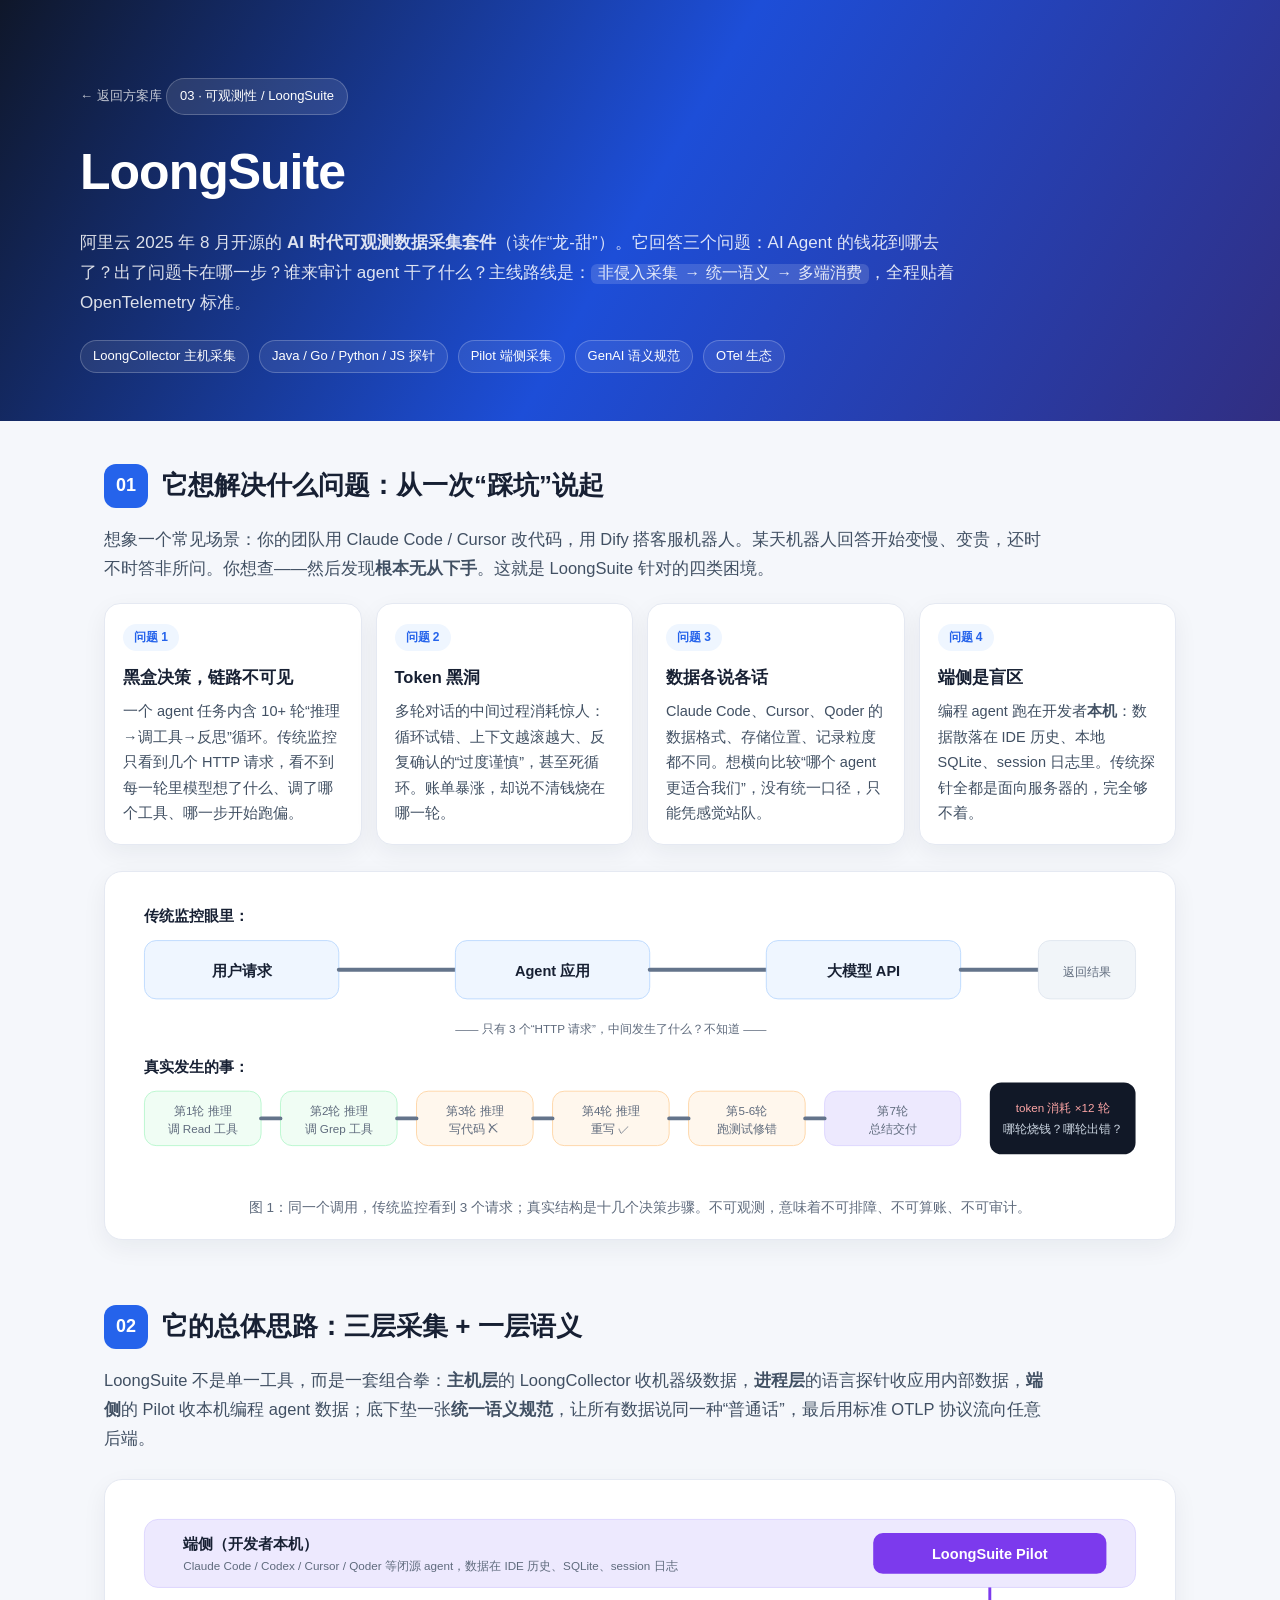
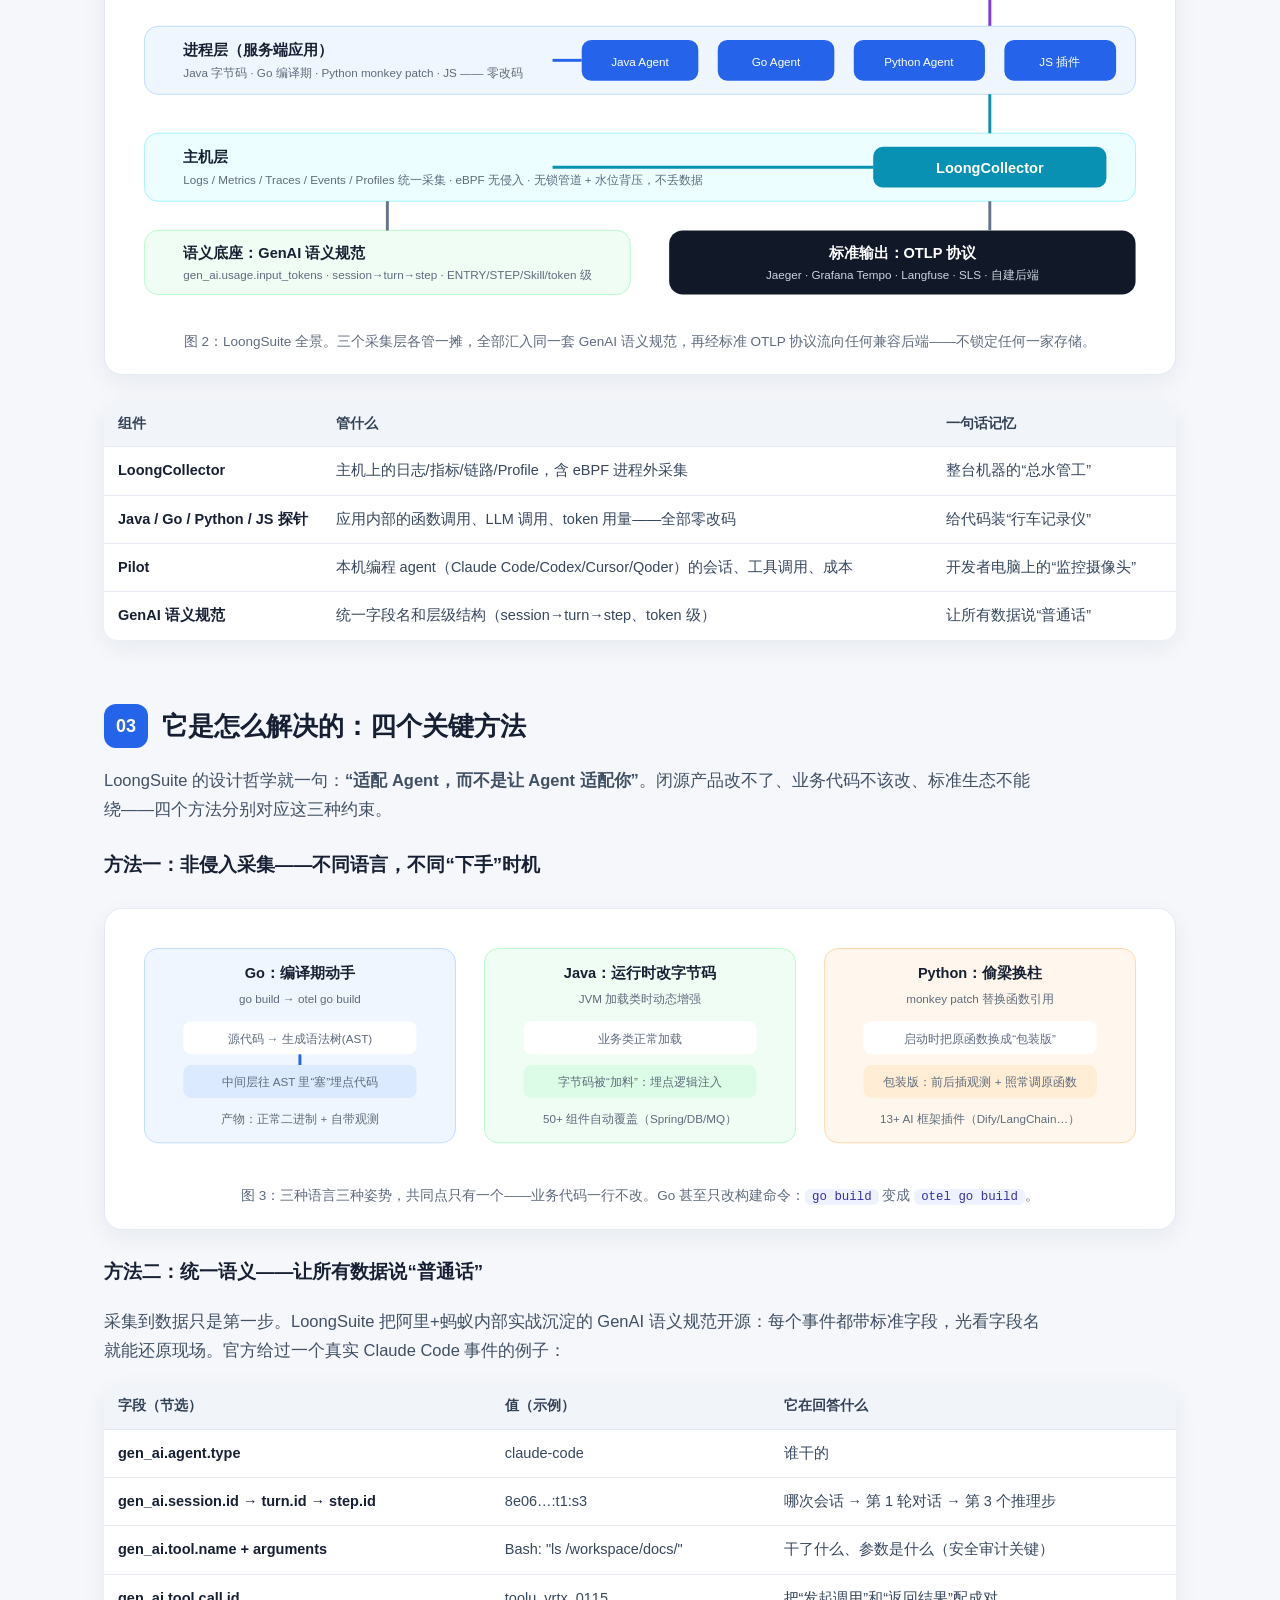
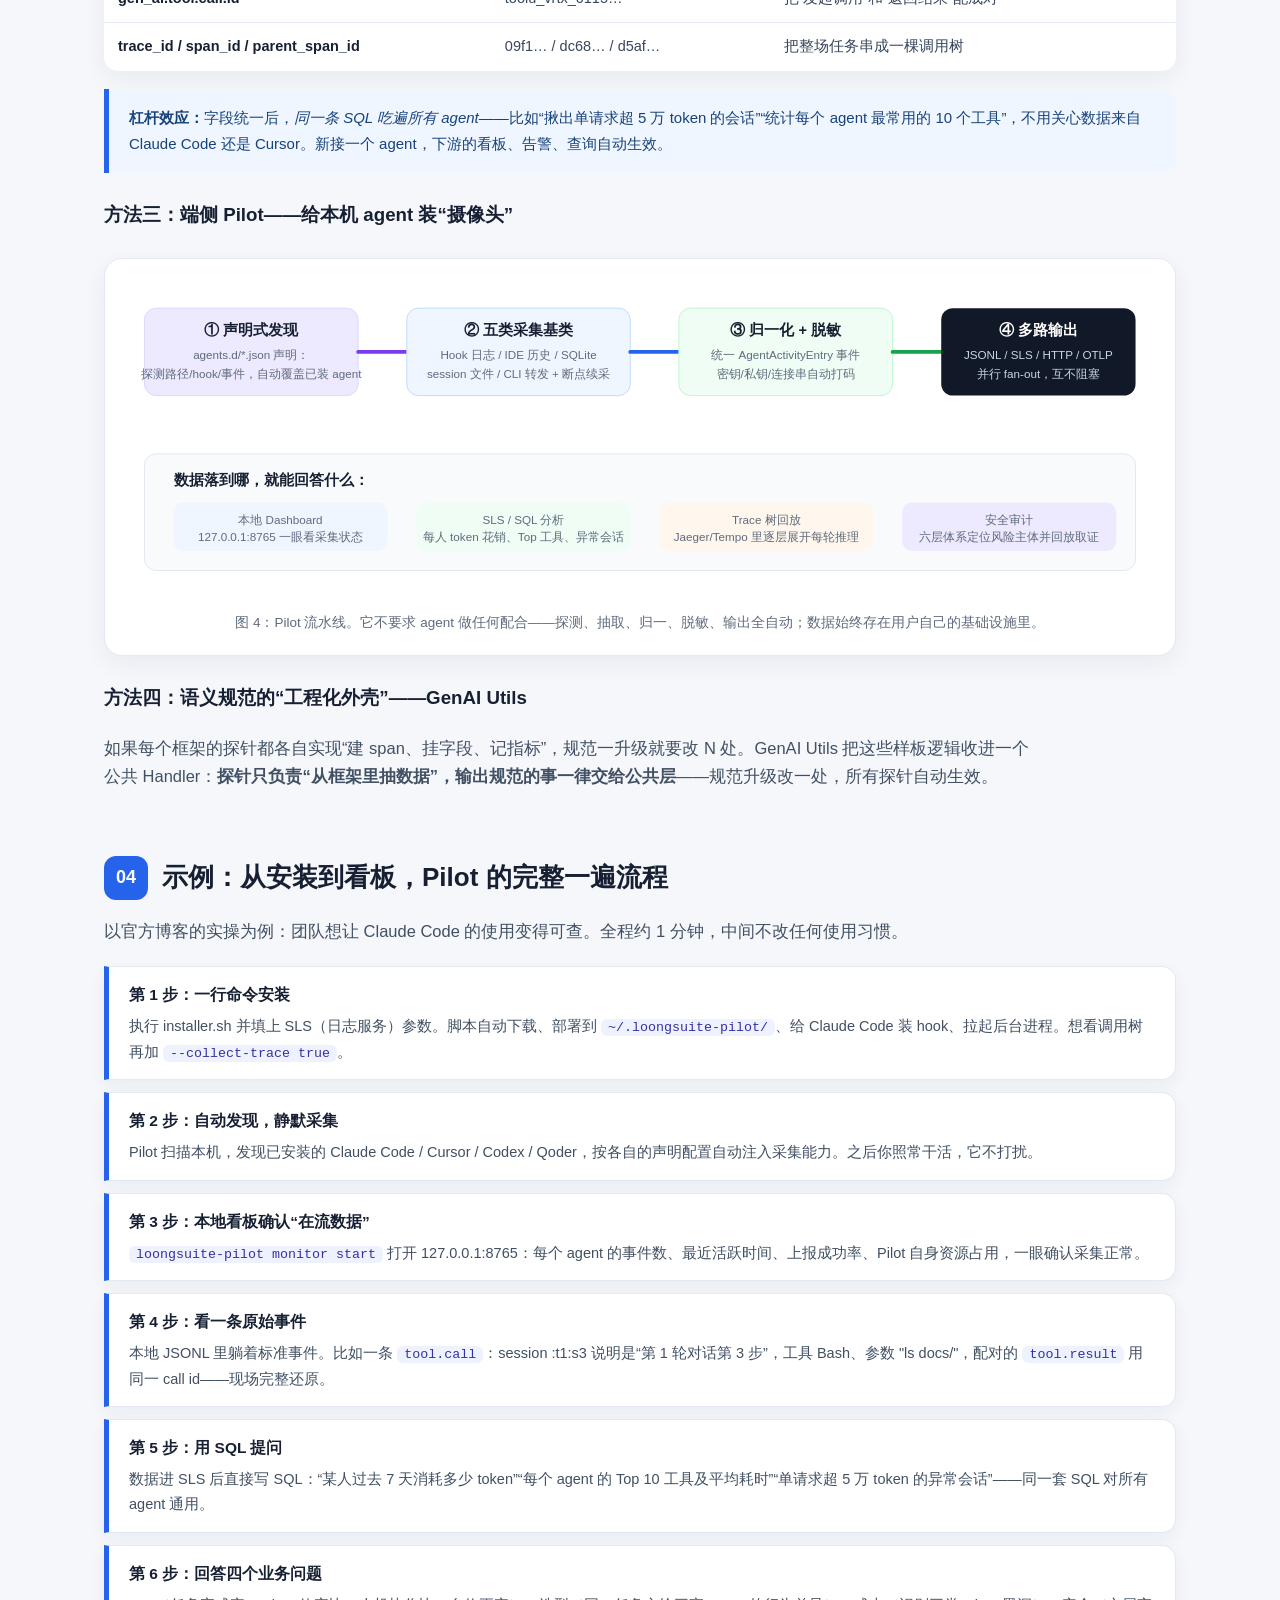
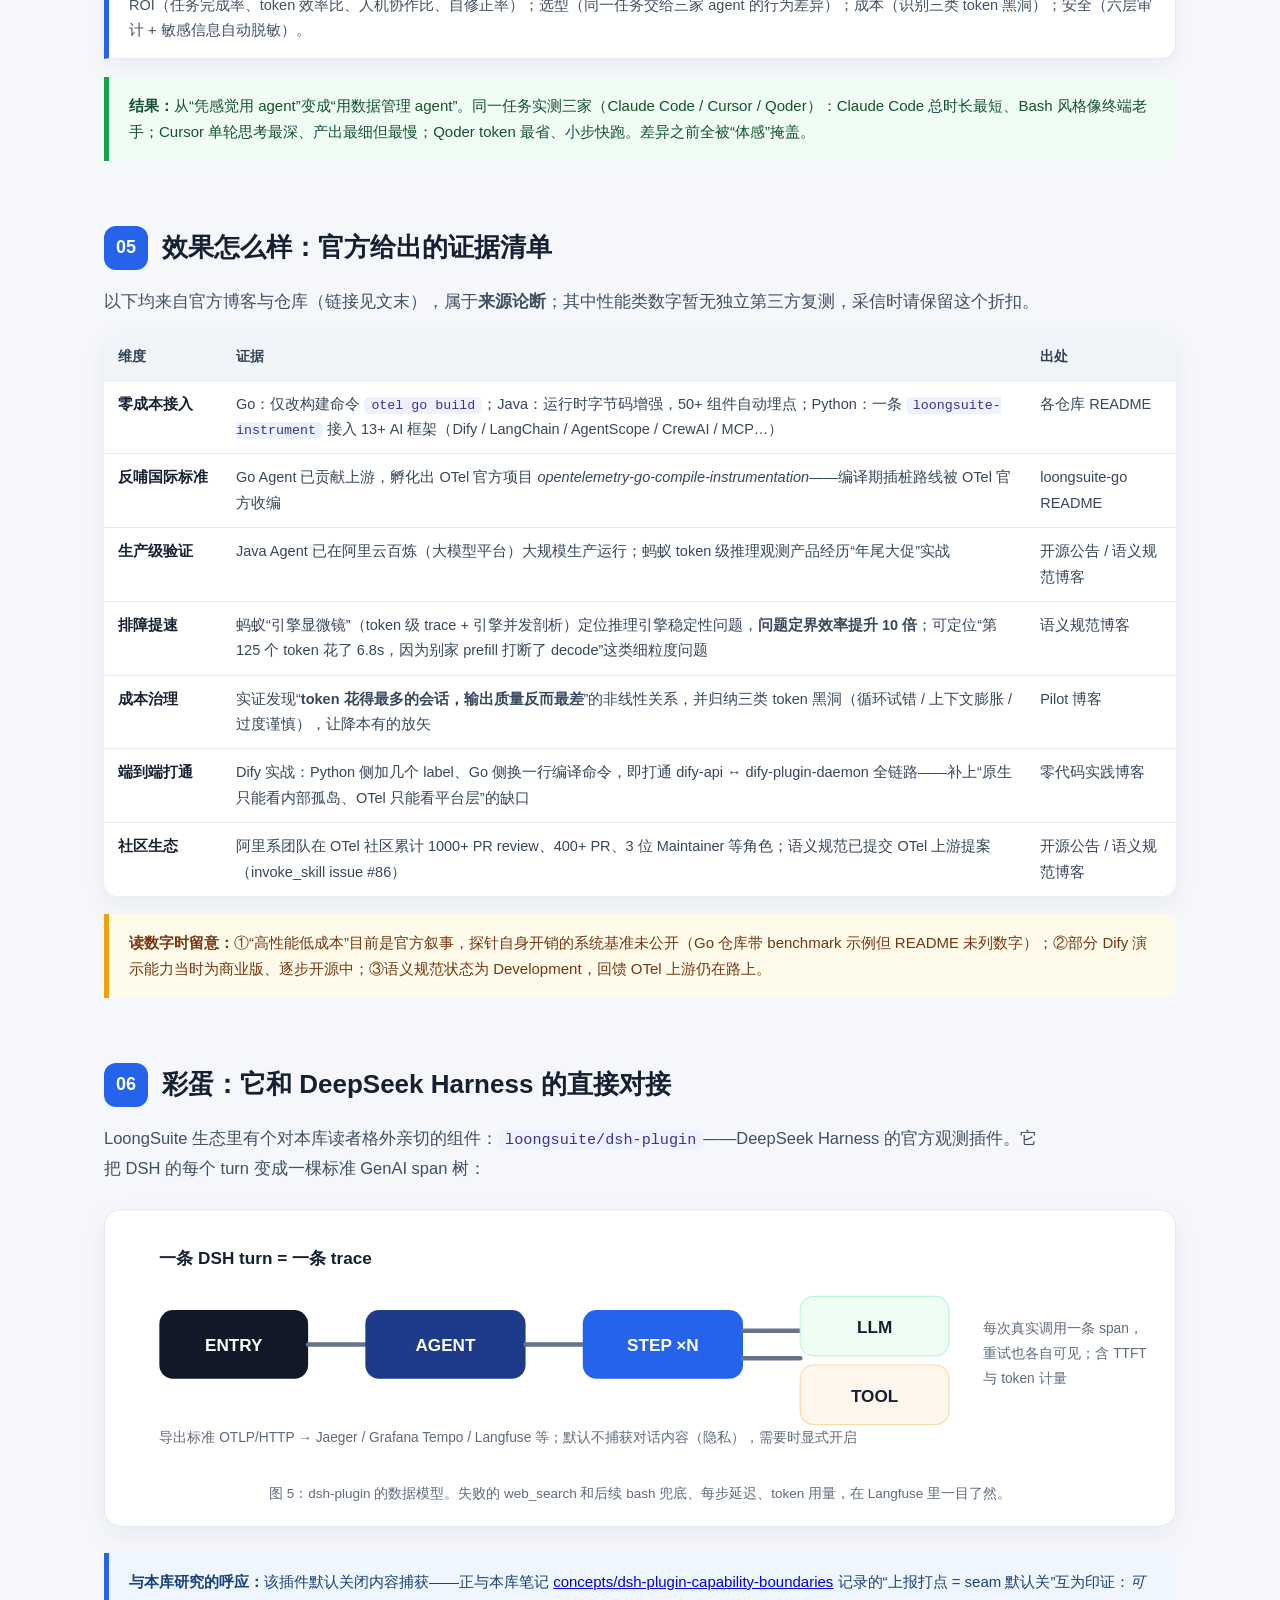
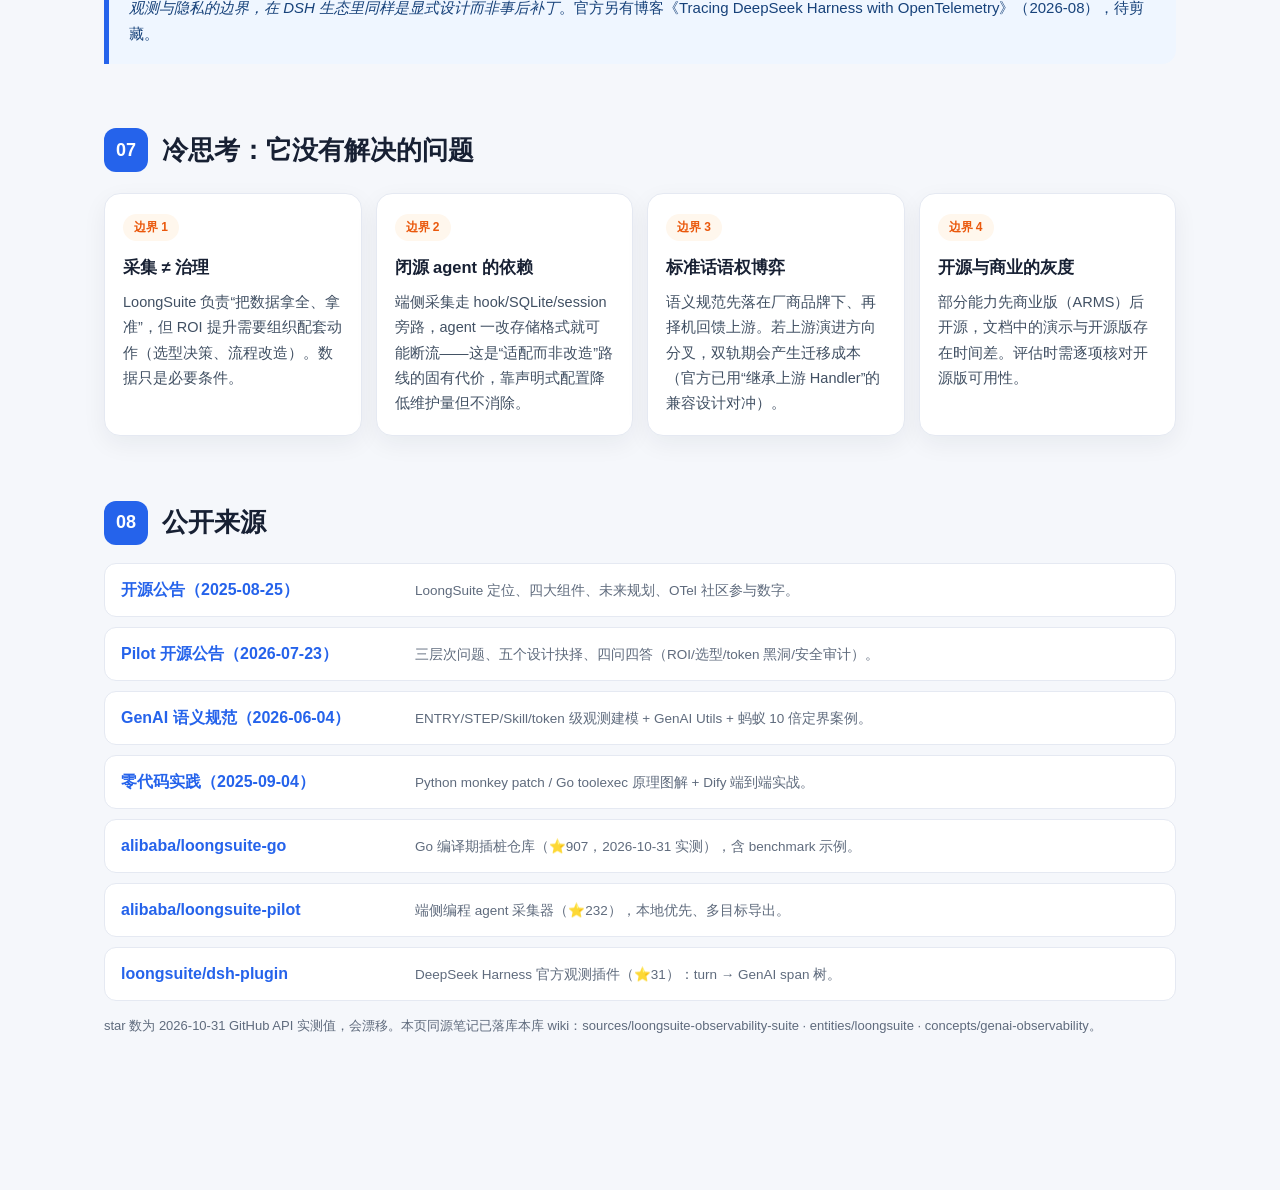
<file: industry/similar/loongsuite.html>
<!doctype html>
<html lang="zh-CN">
<head>
  <meta charset="utf-8"><meta name="viewport" content="width=device-width,initial-scale=1">
  <title>03 · LoongSuite：让 AI Agent 的黑盒变成可查的白盒</title>
  <style>
    :root{--ink:#172033;--muted:#5f6b7d;--line:#e5e9f2;--bg:#f5f7fb;--blue:#2563eb;--green:#16a34a;--orange:#ea580c;--violet:#7c3aed}
    *{box-sizing:border-box}
    body{margin:0;background:var(--bg);color:var(--ink);font-family:Inter,"PingFang SC","Microsoft YaHei",sans-serif;line-height:1.75}
    header.hero{color:#fff;padding:60px 24px 48px;background:linear-gradient(120deg,#0f172a,#1d4ed8,#312e81)}
    .hero-inner{max-width:1120px;margin:auto}
    .back{color:rgba(255,255,255,.75);font-size:13px;text-decoration:none}
    .back:hover{color:#fff}
    .tag{display:inline-block;border:1px solid rgba(255,255,255,.22);background:rgba(255,255,255,.10);border-radius:999px;padding:6px 13px;font-size:13px;margin-top:18px}
    h1{font-size:clamp(32px,5vw,50px);margin:14px 0 12px;letter-spacing:-1px}
    .hero p{max-width:880px;color:rgba(255,255,255,.86);font-size:17px;margin:0}
    code{background:rgba(255,255,255,.14);border-radius:6px;padding:1px 7px;font-size:.92em}
    main code{background:#eef2ff;color:#3730a3}
    .hero-meta{display:flex;flex-wrap:wrap;gap:10px;margin-top:22px;font-size:13px}
    .hero-meta span{border:1px solid rgba(255,255,255,.22);border-radius:999px;padding:4px 12px;background:rgba(255,255,255,.08)}
    main{max-width:1120px;margin:auto;padding:42px 24px 90px}
    section{margin-bottom:64px}
    .section-head{display:flex;align-items:center;gap:14px;margin-bottom:14px}
    .no{background:var(--blue);color:#fff;font-weight:800;border-radius:12px;width:44px;height:44px;display:grid;place-items:center;font-size:18px;flex:none}
    .section-head h2{font-size:26px;margin:0}
    .lead{color:#415063;font-size:16.5px;max-width:940px}
    .grid{display:grid;grid-template-columns:repeat(4,minmax(0,1fr));gap:14px;margin-top:20px}
    .card{background:#fff;border:1px solid var(--line);border-radius:16px;padding:18px;box-shadow:0 8px 24px rgba(23,32,51,.06)}
    .pill{display:inline-block;font-size:12px;font-weight:700;color:var(--blue);background:#eff6ff;border-radius:999px;padding:3px 11px;margin-bottom:8px}
    .pill.green{color:var(--green);background:#f0fdf4}.pill.orange{color:var(--orange);background:#fff7ed}.pill.violet{color:var(--violet);background:#ede9fe}
    .card h3{font-size:16.5px;margin:4px 0 8px}
    .card p{color:#415063;margin:0;font-size:14.5px}
    figure{margin:26px 0;background:#fff;border:1px solid var(--line);border-radius:18px;padding:20px;box-shadow:0 8px 24px rgba(23,32,51,.06)}
    figcaption{color:var(--muted);font-size:13.5px;margin-top:12px;text-align:center}
    svg{width:100%;height:auto;display:block}
    .st{font-size:15px;font-weight:700;fill:#172033}
    .ss{font-size:12px;fill:#5f6b7d}
    .stt{font-size:14px;font-weight:700;fill:#fff}
    table{width:100%;border-collapse:collapse;background:#fff;border-radius:14px;overflow:hidden;box-shadow:0 8px 24px rgba(23,32,51,.06);margin-top:18px;font-size:14.5px}
    th{background:#f1f5f9;text-align:left;padding:11px 14px;font-size:13.5px;color:#334155}
    td{padding:11px 14px;border-top:1px solid var(--line);color:#37475c;vertical-align:top}
    td:first-child{font-weight:600;color:#172033;white-space:nowrap}
    .timeline{margin-top:20px}
    .step{background:#fff;border:1px solid var(--line);border-left:5px solid var(--blue);border-radius:0 14px 14px 0;padding:14px 20px;margin-bottom:12px;box-shadow:0 6px 18px rgba(23,32,51,.05)}
    .step h4{margin:0 0 6px;font-size:15.5px}
    .step p{margin:0;color:#415063;font-size:14.5px}
    .good{margin-top:18px;background:#f0fdf4;border-left:5px solid var(--green);border-radius:0 14px 14px 0;padding:16px 20px;color:#14532d;font-size:15px}
    .note{margin-top:18px;background:#eff6ff;border-left:5px solid var(--blue);border-radius:0 14px 14px 0;padding:16px 20px;color:#17427a;font-size:15px}
    .warn{margin-top:18px;background:#fffbeb;border-left:5px solid #f59e0b;border-radius:0 14px 14px 0;padding:16px 20px;color:#78350f;font-size:15px}
    .sources{display:grid;gap:10px;margin-top:18px}
    .source{background:#fff;border:1px solid var(--line);border-radius:12px;padding:12px 16px;display:flex;gap:14px;align-items:baseline}
    .source b{flex:none;min-width:280px}
    .source b a{color:var(--blue);text-decoration:none}
    .source span{color:var(--muted);font-size:13.5px}
    .duo{display:grid;grid-template-columns:1fr 1fr;gap:14px;margin-top:20px}
    @media(max-width:900px){.grid{grid-template-columns:repeat(2,1fr)}.duo{grid-template-columns:1fr}}
    @media(max-width:560px){.grid{grid-template-columns:1fr}}
  </style>
</head>
<body>
  <header class="hero"><div class="hero-inner">
    <a class="back" href="index.html">← 返回方案库</a>
    <div class="tag">03 · 可观测性 / LoongSuite</div>
    <h1>LoongSuite</h1>
    <p>阿里云 2025 年 8 月开源的<strong> AI 时代可观测数据采集套件</strong>（读作“龙-甜”）。它回答三个问题：AI Agent 的钱花到哪去了？出了问题卡在哪一步？谁来审计 agent 干了什么？主线路线是：<code>非侵入采集 → 统一语义 → 多端消费</code>，全程贴着 OpenTelemetry 标准。</p>
    <div class="hero-meta"><span>LoongCollector 主机采集</span><span>Java / Go / Python / JS 探针</span><span>Pilot 端侧采集</span><span>GenAI 语义规范</span><span>OTel 生态</span></div>
  </div></header>

  <main>
    <!-- ========== 01 问题 ========== -->
    <section><div class="section-head"><span class="no">01</span><h2>它想解决什么问题：从一次“踩坑”说起</h2></div>
      <p class="lead">想象一个常见场景：你的团队用 Claude Code / Cursor 改代码，用 Dify 搭客服机器人。某天机器人回答开始变慢、变贵，还时不时答非所问。你想查——然后发现<strong>根本无从下手</strong>。这就是 LoongSuite 针对的四类困境。</p>
      <div class="grid">
        <article class="card"><div class="pill">问题 1</div><h3>黑盒决策，链路不可见</h3><p>一个 agent 任务内含 10+ 轮“推理→调工具→反思”循环。传统监控只看到几个 HTTP 请求，看不到每一轮里模型想了什么、调了哪个工具、哪一步开始跑偏。</p></article>
        <article class="card"><div class="pill">问题 2</div><h3>Token 黑洞</h3><p>多轮对话的中间过程消耗惊人：循环试错、上下文越滚越大、反复确认的“过度谨慎”，甚至死循环。账单暴涨，却说不清钱烧在哪一轮。</p></article>
        <article class="card"><div class="pill">问题 3</div><h3>数据各说各话</h3><p>Claude Code、Cursor、Qoder 的数据格式、存储位置、记录粒度都不同。想横向比较“哪个 agent 更适合我们”，没有统一口径，只能凭感觉站队。</p></article>
        <article class="card"><div class="pill">问题 4</div><h3>端侧是盲区</h3><p>编程 agent 跑在开发者<strong>本机</strong>：数据散落在 IDE 历史、本地 SQLite、session 日志里。传统探针全都是面向服务器的，完全够不着。</p></article>
      </div>

      <figure><svg viewBox="0 0 1060 300" role="img" aria-label="传统监控视角与真实结构对比">
        <text x="20" y="30" class="st">传统监控眼里：</text>
        <rect x="20" y="50" width="200" height="60" rx="12" fill="#eff6ff" stroke="#bfdbfe"/><text x="120" y="86" text-anchor="middle" class="st">用户请求</text>
        <path d="M220 80 H340" stroke="#64748b" stroke-width="4" stroke-linecap="round"/>
        <rect x="340" y="50" width="200" height="60" rx="12" fill="#eff6ff" stroke="#bfdbfe"/><text x="440" y="86" text-anchor="middle" class="st">Agent 应用</text>
        <path d="M540 80 H660" stroke="#64748b" stroke-width="4" stroke-linecap="round"/>
        <rect x="660" y="50" width="200" height="60" rx="12" fill="#eff6ff" stroke="#bfdbfe"/><text x="760" y="86" text-anchor="middle" class="st">大模型 API</text>
        <path d="M860 80 H940" stroke="#64748b" stroke-width="4" stroke-linecap="round"/>
        <rect x="940" y="50" width="100" height="60" rx="12" fill="#f1f5f9" stroke="#e2e8f0"/><text x="990" y="86" text-anchor="middle" class="ss">返回结果</text>
        <text x="500" y="145" text-anchor="middle" class="ss">—— 只有 3 个“HTTP 请求”，中间发生了什么？不知道 ——</text>
        <text x="20" y="185" class="st">真实发生的事：</text>
        <rect x="20" y="205" width="120" height="56" rx="12" fill="#f0fdf4" stroke="#bbf7d0"/><text x="80" y="230" text-anchor="middle" class="ss">第1轮 推理</text><text x="80" y="248" text-anchor="middle" class="ss">调 Read 工具</text>
        <rect x="160" y="205" width="120" height="56" rx="12" fill="#f0fdf4" stroke="#bbf7d0"/><text x="220" y="230" text-anchor="middle" class="ss">第2轮 推理</text><text x="220" y="248" text-anchor="middle" class="ss">调 Grep 工具</text>
        <rect x="300" y="205" width="120" height="56" rx="12" fill="#fff7ed" stroke="#fed7aa"/><text x="360" y="230" text-anchor="middle" class="ss">第3轮 推理</text><text x="360" y="248" text-anchor="middle" class="ss">写代码 ✗</text>
        <rect x="440" y="205" width="120" height="56" rx="12" fill="#fff7ed" stroke="#fed7aa"/><text x="500" y="230" text-anchor="middle" class="ss">第4轮 推理</text><text x="500" y="248" text-anchor="middle" class="ss">重写 ✓</text>
        <rect x="580" y="205" width="120" height="56" rx="12" fill="#fff7ed" stroke="#fed7aa"/><text x="640" y="230" text-anchor="middle" class="ss">第5-6轮</text><text x="640" y="248" text-anchor="middle" class="ss">跑测试修错</text>
        <rect x="720" y="205" width="140" height="56" rx="12" fill="#ede9fe" stroke="#ddd6fe"/><text x="790" y="230" text-anchor="middle" class="ss">第7轮</text><text x="790" y="248" text-anchor="middle" class="ss">总结交付</text>
        <path d="M140 233 H160 M280 233 H300 M420 233 H440 M560 233 H580 M700 233 H720" stroke="#64748b" stroke-width="4" stroke-linecap="round"/>
        <rect x="890" y="196" width="150" height="74" rx="12" fill="#111827"/><text x="965" y="226" text-anchor="middle" style="fill:#fca5a5" class="ss">token 消耗 ×12 轮</text><text x="965" y="248" text-anchor="middle" style="fill:#cbd5e1" class="ss">哪轮烧钱？哪轮出错？</text>
      </svg><figcaption>图 1：同一个调用，传统监控看到 3 个请求；真实结构是十几个决策步骤。不可观测，意味着不可排障、不可算账、不可审计。</figcaption></figure>
    </section>

    <!-- ========== 02 总体思路 ========== -->
    <section><div class="section-head"><span class="no">02</span><h2>它的总体思路：三层采集 + 一层语义</h2></div>
      <p class="lead">LoongSuite 不是单一工具，而是一套组合拳：<strong>主机层</strong>的 LoongCollector 收机器级数据，<strong>进程层</strong>的语言探针收应用内部数据，<strong>端侧</strong>的 Pilot 收本机编程 agent 数据；底下垫一张<strong>统一语义规范</strong>，让所有数据说同一种“普通话”，最后用标准 OTLP 协议流向任意后端。</p>
      <figure><svg viewBox="0 0 1060 430" role="img" aria-label="LoongSuite 全景架构">
        <rect x="20" y="20" width="1020" height="70" rx="14" fill="#ede9fe" stroke="#ddd6fe"/>
        <text x="60" y="50" class="st">端侧（开发者本机）</text><text x="60" y="72" class="ss">Claude Code / Codex / Cursor / Qoder 等闭源 agent，数据在 IDE 历史、SQLite、session 日志</text>
        <rect x="770" y="34" width="240" height="42" rx="10" fill="#7c3aed"/><text x="890" y="61" text-anchor="middle" style="fill:#fff" class="st">LoongSuite Pilot</text>
        <path d="M890 90 V130" stroke="#7c3aed" stroke-width="3"/>

        <rect x="20" y="130" width="1020" height="70" rx="14" fill="#eff6ff" stroke="#bfdbfe"/>
        <text x="60" y="160" class="st">进程层（服务端应用）</text><text x="60" y="182" class="ss">Java 字节码 · Go 编译期 · Python monkey patch · JS —— 零改码</text>
        <rect x="470" y="144" width="120" height="42" rx="10" fill="#2563eb"/><text x="530" y="171" text-anchor="middle" style="fill:#fff" class="ss">Java Agent</text>
        <rect x="610" y="144" width="120" height="42" rx="10" fill="#2563eb"/><text x="670" y="171" text-anchor="middle" style="fill:#fff" class="ss">Go Agent</text>
        <rect x="750" y="144" width="135" height="42" rx="10" fill="#2563eb"/><text x="817" y="171" text-anchor="middle" style="fill:#fff" class="ss">Python Agent</text>
        <rect x="905" y="144" width="115" height="42" rx="10" fill="#2563eb"/><text x="962" y="171" text-anchor="middle" style="fill:#fff" class="ss">JS 插件</text>
        <path d="M440 165 H470" stroke="#2563eb" stroke-width="3"/>

        <rect x="20" y="240" width="1020" height="70" rx="14" fill="#ecfeff" stroke="#a5f3fc"/>
        <text x="60" y="270" class="st">主机层</text><text x="60" y="292" class="ss">Logs / Metrics / Traces / Events / Profiles 统一采集 · eBPF 无侵入 · 无锁管道 + 水位背压，不丢数据</text>
        <rect x="770" y="254" width="240" height="42" rx="10" fill="#0891b2"/><text x="890" y="281" text-anchor="middle" style="fill:#fff" class="st">LoongCollector</text>
        <path d="M890 200 V240 M440 275 H770" stroke="#0891b2" stroke-width="3"/>

        <rect x="20" y="340" width="500" height="66" rx="14" fill="#f0fdf4" stroke="#bbf7d0"/>
        <text x="60" y="368" class="st">语义底座：GenAI 语义规范</text>
        <text x="60" y="390" class="ss">gen_ai.usage.input_tokens · session→turn→step · ENTRY/STEP/Skill/token 级</text>
        <rect x="560" y="340" width="480" height="66" rx="14" fill="#111827"/>
        <text x="800" y="368" text-anchor="middle" style="fill:#fff" class="st">标准输出：OTLP 协议</text>
        <text x="800" y="390" text-anchor="middle" style="fill:#cbd5e1" class="ss">Jaeger · Grafana Tempo · Langfuse · SLS · 自建后端</text>
        <path d="M270 340 V310 M890 310 V340" stroke="#64748b" stroke-width="3" fill="none"/>
      </svg><figcaption>图 2：LoongSuite 全景。三个采集层各管一摊，全部汇入同一套 GenAI 语义规范，再经标准 OTLP 协议流向任何兼容后端——不锁定任何一家存储。</figcaption></figure>

      <table>
        <tr><th style="width:150px">组件</th><th>管什么</th><th>一句话记忆</th></tr>
        <tr><td>LoongCollector</td><td>主机上的日志/指标/链路/Profile，含 eBPF 进程外采集</td><td>整台机器的“总水管工”</td></tr>
        <tr><td>Java / Go / Python / JS 探针</td><td>应用内部的函数调用、LLM 调用、token 用量——全部零改码</td><td>给代码装“行车记录仪”</td></tr>
        <tr><td>Pilot</td><td>本机编程 agent（Claude Code/Codex/Cursor/Qoder）的会话、工具调用、成本</td><td>开发者电脑上的“监控摄像头”</td></tr>
        <tr><td>GenAI 语义规范</td><td>统一字段名和层级结构（session→turn→step、token 级）</td><td>让所有数据说“普通话”</td></tr>
      </table>
    </section>

    <!-- ========== 03 方法拆解 ========== -->
    <section><div class="section-head"><span class="no">03</span><h2>它是怎么解决的：四个关键方法</h2></div>
      <p class="lead">LoongSuite 的设计哲学就一句：<strong>“适配 Agent，而不是让 Agent 适配你”</strong>。闭源产品改不了、业务代码不该改、标准生态不能绕——四个方法分别对应这三种约束。</p>

      <h3 style="margin-top:26px">方法一：非侵入采集——不同语言，不同“下手”时机</h3>
      <figure><svg viewBox="0 0 1060 250" role="img" aria-label="三种语言的非侵入机制">
        <rect x="20" y="20" width="320" height="200" rx="14" fill="#eff6ff" stroke="#bfdbfe"/>
        <text x="180" y="50" text-anchor="middle" class="st">Go：编译期动手</text>
        <text x="180" y="76" text-anchor="middle" class="ss">go build → otel go build</text>
        <rect x="60" y="95" width="240" height="34" rx="8" fill="#fff"/><text x="180" y="117" text-anchor="middle" class="ss">源代码 → 生成语法树(AST)</text>
        <path d="M180 129 V140" stroke="#2563eb" stroke-width="3"/>
        <rect x="60" y="140" width="240" height="34" rx="8" fill="#dbeafe"/><text x="180" y="162" text-anchor="middle" class="ss">中间层往 AST 里“塞”埋点代码</text>
        <text x="180" y="200" text-anchor="middle" class="ss">产物：正常二进制 + 自带观测</text>

        <rect x="370" y="20" width="320" height="200" rx="14" fill="#f0fdf4" stroke="#bbf7d0"/>
        <text x="530" y="50" text-anchor="middle" class="st">Java：运行时改字节码</text>
        <text x="530" y="76" text-anchor="middle" class="ss">JVM 加载类时动态增强</text>
        <rect x="410" y="95" width="240" height="34" rx="8" fill="#fff"/><text x="530" y="117" text-anchor="middle" class="ss">业务类正常加载</text>
        <rect x="410" y="140" width="240" height="34" rx="8" fill="#dcfce7"/><text x="530" y="162" text-anchor="middle" class="ss">字节码被“加料”：埋点逻辑注入</text>
        <text x="530" y="200" text-anchor="middle" class="ss">50+ 组件自动覆盖（Spring/DB/MQ）</text>

        <rect x="720" y="20" width="320" height="200" rx="14" fill="#fff7ed" stroke="#fed7aa"/>
        <text x="880" y="50" text-anchor="middle" class="st">Python：偷梁换柱</text>
        <text x="880" y="76" text-anchor="middle" class="ss">monkey patch 替换函数引用</text>
        <rect x="760" y="95" width="240" height="34" rx="8" fill="#fff"/><text x="880" y="117" text-anchor="middle" class="ss">启动时把原函数换成“包装版”</text>
        <rect x="760" y="140" width="240" height="34" rx="8" fill="#ffedd5"/><text x="880" y="162" text-anchor="middle" class="ss">包装版：前后插观测 + 照常调原函数</text>
        <text x="880" y="200" text-anchor="middle" class="ss">13+ AI 框架插件（Dify/LangChain…）</text>
      </svg><figcaption>图 3：三种语言三种姿势，共同点只有一个——业务代码一行不改。Go 甚至只改构建命令：<code>go build</code> 变成 <code>otel go build</code>。</figcaption></figure>

      <h3 style="margin-top:26px">方法二：统一语义——让所有数据说“普通话”</h3>
      <p class="lead">采集到数据只是第一步。LoongSuite 把阿里+蚂蚁内部实战沉淀的 GenAI 语义规范开源：每个事件都带标准字段，光看字段名就能还原现场。官方给过一个真实 Claude Code 事件的例子：</p>
      <table>
        <tr><th>字段（节选）</th><th>值（示例）</th><th>它在回答什么</th></tr>
        <tr><td>gen_ai.agent.type</td><td>claude-code</td><td>谁干的</td></tr>
        <tr><td>gen_ai.session.id → turn.id → step.id</td><td>8e06…:t1:s3</td><td>哪次会话 → 第 1 轮对话 → 第 3 个推理步</td></tr>
        <tr><td>gen_ai.tool.name + arguments</td><td>Bash: "ls /workspace/docs/"</td><td>干了什么、参数是什么（安全审计关键）</td></tr>
        <tr><td>gen_ai.tool.call.id</td><td>toolu_vrtx_0115…</td><td>把“发起调用”和“返回结果”配成对</td></tr>
        <tr><td>trace_id / span_id / parent_span_id</td><td>09f1… / dc68… / d5af…</td><td>把整场任务串成一棵调用树</td></tr>
      </table>
      <div class="note"><strong>杠杆效应：</strong>字段统一后，<em>同一条 SQL 吃遍所有 agent</em>——比如“揪出单请求超 5 万 token 的会话”“统计每个 agent 最常用的 10 个工具”，不用关心数据来自 Claude Code 还是 Cursor。新接一个 agent，下游的看板、告警、查询自动生效。</div>

      <h3 style="margin-top:26px">方法三：端侧 Pilot——给本机 agent 装“摄像头”</h3>
      <figure><svg viewBox="0 0 1060 330" role="img" aria-label="Pilot 采集流水线">
        <rect x="20" y="30" width="220" height="90" rx="12" fill="#ede9fe" stroke="#ddd6fe"/>
        <text x="130" y="58" text-anchor="middle" class="st">① 声明式发现</text>
        <text x="130" y="82" text-anchor="middle" class="ss">agents.d/*.json 声明：</text>
        <text x="130" y="102" text-anchor="middle" class="ss">探测路径/hook/事件，自动覆盖已装 agent</text>
        <path d="M240 75 H290" stroke="#7c3aed" stroke-width="4" stroke-linecap="round"/>
        <rect x="290" y="30" width="230" height="90" rx="12" fill="#eff6ff" stroke="#bfdbfe"/>
        <text x="405" y="58" text-anchor="middle" class="st">② 五类采集基类</text>
        <text x="405" y="82" text-anchor="middle" class="ss">Hook 日志 / IDE 历史 / SQLite</text>
        <text x="405" y="102" text-anchor="middle" class="ss">session 文件 / CLI 转发 + 断点续采</text>
        <path d="M520 75 H570" stroke="#2563eb" stroke-width="4" stroke-linecap="round"/>
        <rect x="570" y="30" width="220" height="90" rx="12" fill="#f0fdf4" stroke="#bbf7d0"/>
        <text x="680" y="58" text-anchor="middle" class="st">③ 归一化 + 脱敏</text>
        <text x="680" y="82" text-anchor="middle" class="ss">统一 AgentActivityEntry 事件</text>
        <text x="680" y="102" text-anchor="middle" class="ss">密钥/私钥/连接串自动打码</text>
        <path d="M790 75 H840" stroke="#16a34a" stroke-width="4" stroke-linecap="round"/>
        <rect x="840" y="30" width="200" height="90" rx="12" fill="#111827"/>
        <text x="940" y="58" text-anchor="middle" style="fill:#fff" class="st">④ 多路输出</text>
        <text x="940" y="82" text-anchor="middle" style="fill:#cbd5e1" class="ss">JSONL / SLS / HTTP / OTLP</text>
        <text x="940" y="102" text-anchor="middle" style="fill:#cbd5e1" class="ss">并行 fan-out，互不阻塞</text>

        <rect x="20" y="180" width="1020" height="120" rx="12" fill="#f8fafc" stroke="#e2e8f0"/>
        <text x="50" y="212" class="st">数据落到哪，就能回答什么：</text>
        <rect x="50" y="230" width="220" height="50" rx="10" fill="#eff6ff"/><text x="160" y="252" text-anchor="middle" class="ss">本地 Dashboard</text><text x="160" y="270" text-anchor="middle" class="ss">127.0.0.1:8765 一眼看采集状态</text>
        <rect x="300" y="230" width="220" height="50" rx="10" fill="#f0fdf4"/><text x="410" y="252" text-anchor="middle" class="ss">SLS / SQL 分析</text><text x="410" y="270" text-anchor="middle" class="ss">每人 token 花销、Top 工具、异常会话</text>
        <rect x="550" y="230" width="220" height="50" rx="10" fill="#fff7ed"/><text x="660" y="252" text-anchor="middle" class="ss">Trace 树回放</text><text x="660" y="270" text-anchor="middle" class="ss">Jaeger/Tempo 里逐层展开每轮推理</text>
        <rect x="800" y="230" width="220" height="50" rx="10" fill="#ede9fe"/><text x="910" y="252" text-anchor="middle" class="ss">安全审计</text><text x="910" y="270" text-anchor="middle" class="ss">六层体系定位风险主体并回放取证</text>
      </svg><figcaption>图 4：Pilot 流水线。它不要求 agent 做任何配合——探测、抽取、归一、脱敏、输出全自动；数据始终存在用户自己的基础设施里。</figcaption></figure>

      <h3 style="margin-top:26px">方法四：语义规范的“工程化外壳”——GenAI Utils</h3>
      <p class="lead">如果每个框架的探针都各自实现“建 span、挂字段、记指标”，规范一升级就要改 N 处。GenAI Utils 把这些样板逻辑收进一个公共 Handler：<strong>探针只负责“从框架里抽数据”，输出规范的事一律交给公共层</strong>——规范升级改一处，所有探针自动生效。</p>
    </section>

    <!-- ========== 04 示例 ========== -->
    <section><div class="section-head"><span class="no">04</span><h2>示例：从安装到看板，Pilot 的完整一遍流程</h2></div>
      <p class="lead">以官方博客的实操为例：团队想让 Claude Code 的使用变得可查。全程约 1 分钟，中间不改任何使用习惯。</p>
      <div class="timeline">
        <div class="step"><h4>第 1 步：一行命令安装</h4><p>执行 installer.sh 并填上 SLS（日志服务）参数。脚本自动下载、部署到 <code>~/.loongsuite-pilot/</code>、给 Claude Code 装 hook、拉起后台进程。想看调用树再加 <code>--collect-trace true</code>。</p></div>
        <div class="step"><h4>第 2 步：自动发现，静默采集</h4><p>Pilot 扫描本机，发现已安装的 Claude Code / Cursor / Codex / Qoder，按各自的声明配置自动注入采集能力。之后你照常干活，它不打扰。</p></div>
        <div class="step"><h4>第 3 步：本地看板确认“在流数据”</h4><p><code>loongsuite-pilot monitor start</code> 打开 127.0.0.1:8765：每个 agent 的事件数、最近活跃时间、上报成功率、Pilot 自身资源占用，一眼确认采集正常。</p></div>
        <div class="step"><h4>第 4 步：看一条原始事件</h4><p>本地 JSONL 里躺着标准事件。比如一条 <code>tool.call</code>：session :t1:s3 说明是“第 1 轮对话第 3 步”，工具 Bash、参数 "ls docs/"，配对的 <code>tool.result</code> 用同一 call id——现场完整还原。</p></div>
        <div class="step"><h4>第 5 步：用 SQL 提问</h4><p>数据进 SLS 后直接写 SQL：“某人过去 7 天消耗多少 token”“每个 agent 的 Top 10 工具及平均耗时”“单请求超 5 万 token 的异常会话”——同一套 SQL 对所有 agent 通用。</p></div>
        <div class="step"><h4>第 6 步：回答四个业务问题</h4><p>ROI（任务完成率、token 效率比、人机协作比、自修正率）；选型（同一任务交给三家 agent 的行为差异）；成本（识别三类 token 黑洞）；安全（六层审计 + 敏感信息自动脱敏）。</p></div>
      </div>
      <div class="good"><strong>结果：</strong>从“凭感觉用 agent”变成“用数据管理 agent”。同一任务实测三家（Claude Code / Cursor / Qoder）：Claude Code 总时长最短、Bash 风格像终端老手；Cursor 单轮思考最深、产出最细但最慢；Qoder token 最省、小步快跑。差异之前全被“体感”掩盖。</div>
    </section>

    <!-- ========== 05 效果 ========== -->
    <section><div class="section-head"><span class="no">05</span><h2>效果怎么样：官方给出的证据清单</h2></div>
      <p class="lead">以下均来自官方博客与仓库（链接见文末），属于<strong>来源论断</strong>；其中性能类数字暂无独立第三方复测，采信时请保留这个折扣。</p>
      <table>
        <tr><th>维度</th><th>证据</th><th>出处</th></tr>
        <tr><td>零成本接入</td><td>Go：仅改构建命令 <code>otel go build</code>；Java：运行时字节码增强，50+ 组件自动埋点；Python：一条 <code>loongsuite-instrument</code> 接入 13+ AI 框架（Dify / LangChain / AgentScope / CrewAI / MCP…）</td><td>各仓库 README</td></tr>
        <tr><td>反哺国际标准</td><td>Go Agent 已贡献上游，孵化出 OTel 官方项目 <em>opentelemetry-go-compile-instrumentation</em>——编译期插桩路线被 OTel 官方收编</td><td>loongsuite-go README</td></tr>
        <tr><td>生产级验证</td><td>Java Agent 已在阿里云百炼（大模型平台）大规模生产运行；蚂蚁 token 级推理观测产品经历“年尾大促”实战</td><td>开源公告 / 语义规范博客</td></tr>
        <tr><td>排障提速</td><td>蚂蚁“引擎显微镜”（token 级 trace + 引擎并发剖析）定位推理引擎稳定性问题，<strong>问题定界效率提升 10 倍</strong>；可定位“第 125 个 token 花了 6.8s，因为别家 prefill 打断了 decode”这类细粒度问题</td><td>语义规范博客</td></tr>
        <tr><td>成本治理</td><td>实证发现“<strong>token 花得最多的会话，输出质量反而最差</strong>”的非线性关系，并归纳三类 token 黑洞（循环试错 / 上下文膨胀 / 过度谨慎），让降本有的放矢</td><td>Pilot 博客</td></tr>
        <tr><td>端到端打通</td><td>Dify 实战：Python 侧加几个 label、Go 侧换一行编译命令，即打通 dify-api ↔ dify-plugin-daemon 全链路——补上“原生只能看内部孤岛、OTel 只能看平台层”的缺口</td><td>零代码实践博客</td></tr>
        <tr><td>社区生态</td><td>阿里系团队在 OTel 社区累计 1000+ PR review、400+ PR、3 位 Maintainer 等角色；语义规范已提交 OTel 上游提案（invoke_skill issue #86）</td><td>开源公告 / 语义规范博客</td></tr>
      </table>
      <div class="warn"><strong>读数字时留意：</strong>①“高性能低成本”目前是官方叙事，探针自身开销的系统基准未公开（Go 仓库带 benchmark 示例但 README 未列数字）；②部分 Dify 演示能力当时为商业版、逐步开源中；③语义规范状态为 Development，回馈 OTel 上游仍在路上。</div>
    </section>

    <!-- ========== 06 与 DSH 的关系 ========== -->
    <section><div class="section-head"><span class="no">06</span><h2>彩蛋：它和 DeepSeek Harness 的直接对接</h2></div>
      <p class="lead">LoongSuite 生态里有个对本库读者格外亲切的组件：<code>loongsuite/dsh-plugin</code>——DeepSeek Harness 的官方观测插件。它把 DSH 的每个 turn 变成一棵标准 GenAI span 树：</p>
      <figure><svg viewBox="0 0 900 210" role="img" aria-label="dsh-plugin 的 span 树">
        <rect x="30" y="70" width="130" height="60" rx="12" fill="#111827"/><text x="95" y="106" text-anchor="middle" style="fill:#fff" class="st">ENTRY</text>
        <path d="M160 100 H210" stroke="#64748b" stroke-width="4" stroke-linecap="round"/>
        <rect x="210" y="70" width="140" height="60" rx="12" fill="#1e3a8a"/><text x="280" y="106" text-anchor="middle" style="fill:#fff" class="st">AGENT</text>
        <path d="M350 100 H400" stroke="#64748b" stroke-width="4" stroke-linecap="round"/>
        <rect x="400" y="70" width="140" height="60" rx="12" fill="#2563eb"/><text x="470" y="106" text-anchor="middle" style="fill:#fff" class="st">STEP ×N</text>
        <path d="M540 88 H590" stroke="#64748b" stroke-width="4" stroke-linecap="round"/>
        <path d="M540 112 H590" stroke="#64748b" stroke-width="4" stroke-linecap="round"/>
        <rect x="590" y="58" width="130" height="52" rx="12" fill="#f0fdf4" stroke="#bbf7d0"/><text x="655" y="90" text-anchor="middle" class="st">LLM</text>
        <rect x="590" y="118" width="130" height="52" rx="12" fill="#fff7ed" stroke="#fed7aa"/><text x="655" y="150" text-anchor="middle" class="st">TOOL</text>
        <text x="750" y="90" class="ss">每次真实调用一条 span，</text>
        <text x="750" y="112" class="ss">重试也各自可见；含 TTFT</text>
        <text x="750" y="134" class="ss">与 token 计量</text>
        <text x="30" y="30" class="st">一条 DSH turn = 一条 trace</text>
        <text x="30" y="185" class="ss">导出标准 OTLP/HTTP → Jaeger / Grafana Tempo / Langfuse 等；默认不捕获对话内容（隐私），需要时显式开启</text>
      </svg><figcaption>图 5：dsh-plugin 的数据模型。失败的 web_search 和后续 bash 兜底、每步延迟、token 用量，在 Langfuse 里一目了然。</figcaption></figure>
      <div class="note"><strong>与本库研究的呼应：</strong>该插件默认关闭内容捕获——正与本库笔记 <a href="../../wiki/concepts/dsh-plugin-capability-boundaries.md">concepts/dsh-plugin-capability-boundaries</a> 记录的“上报打点 = seam 默认关”互为印证：<em>可观测与隐私的边界，在 DSH 生态里同样是显式设计而非事后补丁</em>。官方另有博客《Tracing DeepSeek Harness with OpenTelemetry》（2026-08），待剪藏。</div>
    </section>

    <!-- ========== 07 冷思考 ========== -->
    <section><div class="section-head"><span class="no">07</span><h2>冷思考：它没有解决的问题</h2></div>
      <div class="grid">
        <article class="card"><div class="pill orange">边界 1</div><h3>采集 ≠ 治理</h3><p>LoongSuite 负责“把数据拿全、拿准”，但 ROI 提升需要组织配套动作（选型决策、流程改造）。数据只是必要条件。</p></article>
        <article class="card"><div class="pill orange">边界 2</div><h3>闭源 agent 的依赖</h3><p>端侧采集走 hook/SQLite/session 旁路，agent 一改存储格式就可能断流——这是“适配而非改造”路线的固有代价，靠声明式配置降低维护量但不消除。</p></article>
        <article class="card"><div class="pill orange">边界 3</div><h3>标准话语权博弈</h3><p>语义规范先落在厂商品牌下、再择机回馈上游。若上游演进方向分叉，双轨期会产生迁移成本（官方已用“继承上游 Handler”的兼容设计对冲）。</p></article>
        <article class="card"><div class="pill orange">边界 4</div><h3>开源与商业的灰度</h3><p>部分能力先商业版（ARMS）后开源，文档中的演示与开源版存在时间差。评估时需逐项核对开源版可用性。</p></article>
      </div>
    </section>

    <!-- ========== 08 来源 ========== -->
    <section><div class="section-head"><span class="no">08</span><h2>公开来源</h2></div>
      <div class="sources">
        <div class="source"><b><a href="https://www.alibabacloud.com/blog/602489" target="_blank" rel="noopener">开源公告（2025-08-25）</a></b><span>LoongSuite 定位、四大组件、未来规划、OTel 社区参与数字。</span></div>
        <div class="source"><b><a href="https://www.alibabacloud.com/blog/when-ai-coding-agent-becomes-infrastructure-why-we-open-sourced-loongsuite-pilot_603387" target="_blank" rel="noopener">Pilot 开源公告（2026-07-23）</a></b><span>三层次问题、五个设计抉择、四问四答（ROI/选型/token 黑洞/安全审计）。</span></div>
        <div class="source"><b><a href="https://www.alibabacloud.com/blog/alibaba-%26-ant-group-loongsuite-genai-observability-semantics-specification-from-unified-data-language-to-large-scale-implementation_603212" target="_blank" rel="noopener">GenAI 语义规范（2026-06-04）</a></b><span>ENTRY/STEP/Skill/token 级观测建模 + GenAI Utils + 蚂蚁 10 倍定界案例。</span></div>
        <div class="source"><b><a href="https://www.alibabacloud.com/blog/zero-code-transformation-observability-in-practice-with-loongsuite_602515" target="_blank" rel="noopener">零代码实践（2025-09-04）</a></b><span>Python monkey patch / Go toolexec 原理图解 + Dify 端到端实战。</span></div>
        <div class="source"><b><a href="https://github.com/alibaba/loongsuite-go" target="_blank" rel="noopener">alibaba/loongsuite-go</a></b><span>Go 编译期插桩仓库（⭐907，2026-10-31 实测），含 benchmark 示例。</span></div>
        <div class="source"><b><a href="https://github.com/alibaba/loongsuite-pilot" target="_blank" rel="noopener">alibaba/loongsuite-pilot</a></b><span>端侧编程 agent 采集器（⭐232），本地优先、多目标导出。</span></div>
        <div class="source"><b><a href="https://github.com/loongsuite/dsh-plugin" target="_blank" rel="noopener">loongsuite/dsh-plugin</a></b><span>DeepSeek Harness 官方观测插件（⭐31）：turn → GenAI span 树。</span></div>
      </div>
      <p style="color:#5f6b7d;font-size:13px;margin-top:14px">star 数为 2026-10-31 GitHub API 实测值，会漂移。本页同源笔记已落库本库 wiki：sources/loongsuite-observability-suite · entities/loongsuite · concepts/genai-observability。</p>
    </section>
  </main>
</body>
</html>
</file>
<file: industry/case-common.css>
:root {
  --bg: #f5f7fb;
  --panel: #ffffff;
  --ink: #172033;
  --muted: #5d6678;
  --line: #e3e8f0;
  --blue: #2563eb;
  --green: #059669;
  --amber: #d97706;
}

* { box-sizing: border-box; }
html { scroll-behavior: smooth; }

body {
  margin: 0;
  background: radial-gradient(circle at 10% 5%, rgba(37, 99, 235, .10), transparent 28rem), var(--bg);
  color: var(--ink);
  font-family: Inter, "SF Pro Text", "PingFang SC", "Hiragino Sans GB", "Microsoft YaHei", sans-serif;
  line-height: 1.7;
}

.hero { color: white; padding: 58px 28px 48px; background: linear-gradient(120deg, #111827, #1e3a8a 55%, #312e81); }
.hero-inner, main { max-width: 1080px; margin: auto; }
.hero .tag {
  display: inline-block;
  border: 1px solid rgba(255,255,255,.22);
  background: rgba(255,255,255,.10);
  border-radius: 999px;
  padding: 6px 14px;
  font-size: 13px;
}
h1 { font-size: clamp(32px, 5vw, 52px); line-height: 1.1; letter-spacing: -1px; margin: 18px 0 14px; }
.hero p { max-width: 820px; color: rgba(255,255,255,.84); font-size: 17px; }
.hero-meta { margin-top: 22px; display: flex; flex-wrap: wrap; gap: 8px; font-size: 13px; }
.hero-meta span { background: rgba(255,255,255,.08); border: 1px solid rgba(255,255,255,.16); padding: 6px 11px; border-radius: 8px; }

main { padding: 0 28px 80px; }
section { margin-top: 48px; }
.section-head { display: flex; gap: 14px; align-items: baseline; }
.no { color: #94a3b8; font-weight: 700; white-space: nowrap; }
h2 { font-size: clamp(25px, 3.2vw, 36px); line-height: 1.2; margin: 0; letter-spacing: -.6px; }
h3 { font-size: 21px; margin: 28px 0 10px; }
h4 { margin: 20px 0 7px; }
p, li { color: #354154; }
.lead { font-size: 18px; color: #48566b; }
.back { display: inline-block; margin-bottom: 16px; color: white; text-decoration: none; font-size: 14px; opacity: .82; }
.back:hover { opacity: 1; }

.grid { display: grid; grid-template-columns: repeat(12, 1fr); gap: 18px; margin-top: 22px; }
.col-4 { grid-column: span 4; }
.col-6 { grid-column: span 6; }
.col-12 { grid-column: span 12; }
.card { background: var(--panel); border: 1px solid var(--line); border-radius: 18px; padding: 24px; box-shadow: 0 10px 28px rgba(23,32,51,.07); }
.card h3 { margin-top: 0; }
.card p:last-child, .card ul:last-child, .card ol:last-child { margin-bottom: 0; }

.note { margin-top: 20px; padding: 18px 20px; border-left: 5px solid var(--blue); background: #eff6ff; border-radius: 0 14px 14px 0; color: #17427a; }
.good { margin-top: 20px; padding: 18px 20px; border-left: 5px solid var(--green); background: #ecfdf5; border-radius: 0 14px 14px 0; color: #065f46; }
.warn { margin-top: 20px; padding: 18px 20px; border-left: 5px solid var(--amber); background: #fff7ed; border-radius: 0 14px 14px 0; color: #854d0e; }
.pill { display: inline-block; background: #eef2ff; color: #3730a3; border-radius: 999px; padding: 4px 10px; font-size: 12px; font-weight: 700; margin-bottom: 12px; }
.pill.green { background: #dcfce7; color: #166534; }
.pill.cyan { background: #cffafe; color: #155e75; }
.pill.amber { background: #ffedd5; color: #9a3412; }

table { width: 100%; border-collapse: collapse; margin-top: 18px; background: white; border-radius: 14px; overflow: hidden; box-shadow: 0 10px 28px rgba(23,32,51,.07); }
th, td { text-align: left; vertical-align: top; border-bottom: 1px solid #edf0f5; padding: 14px 15px; }
th { background: #f8fafc; color: #172033; }
tr:last-child td { border-bottom: 0; }
code { background: #eef2ff; color: #3730a3; padding: 2px 5px; border-radius: 5px; font-family: ui-monospace, SFMono-Regular, Consolas, monospace; font-size: .93em; }

.timeline { margin: 24px 0 0; }
.step { border-left: 2px solid #dbeafe; margin-left: 10px; padding: 0 0 28px 28px; position: relative; }
.step:last-child { padding-bottom: 0; border-left-color: transparent; }
.step::before { content: ""; position: absolute; left: -9px; top: 5px; width: 14px; height: 14px; border: 4px solid white; border-radius: 50%; background: var(--blue); box-shadow: 0 0 0 2px #dbeafe; }
.step h4 { margin: 0; }
.step p { margin: 6px 0 0; }

figure { margin: 22px 0 0; background: white; border: 1px solid var(--line); border-radius: 18px; padding: 20px; box-shadow: 0 10px 28px rgba(23,32,51,.07); }
figcaption { color: var(--muted); font-size: 14px; margin-top: 12px; }
svg { display: block; width: 100%; height: auto; }
.st { font: 700 13px Inter, "PingFang SC", sans-serif; fill: #172033; }
.ss { font: 11px Inter, "PingFang SC", sans-serif; fill: #64748b; }

.sources { display: grid; grid-template-columns: repeat(2, 1fr); gap: 12px; margin-top: 20px; }
.source { background: white; border: 1px solid var(--line); border-radius: 12px; padding: 16px; }
.source b { display: block; margin-bottom: 4px; }
.source span { color: var(--muted); font-size: 14px; display: block; }
a { color: #175cd3; }

@media (max-width: 820px) {
  .hero, main { padding-left: 18px; padding-right: 18px; }
  .col-4, .col-6 { grid-column: span 12; }
  .sources { grid-template-columns: 1fr; }
}
</file>
